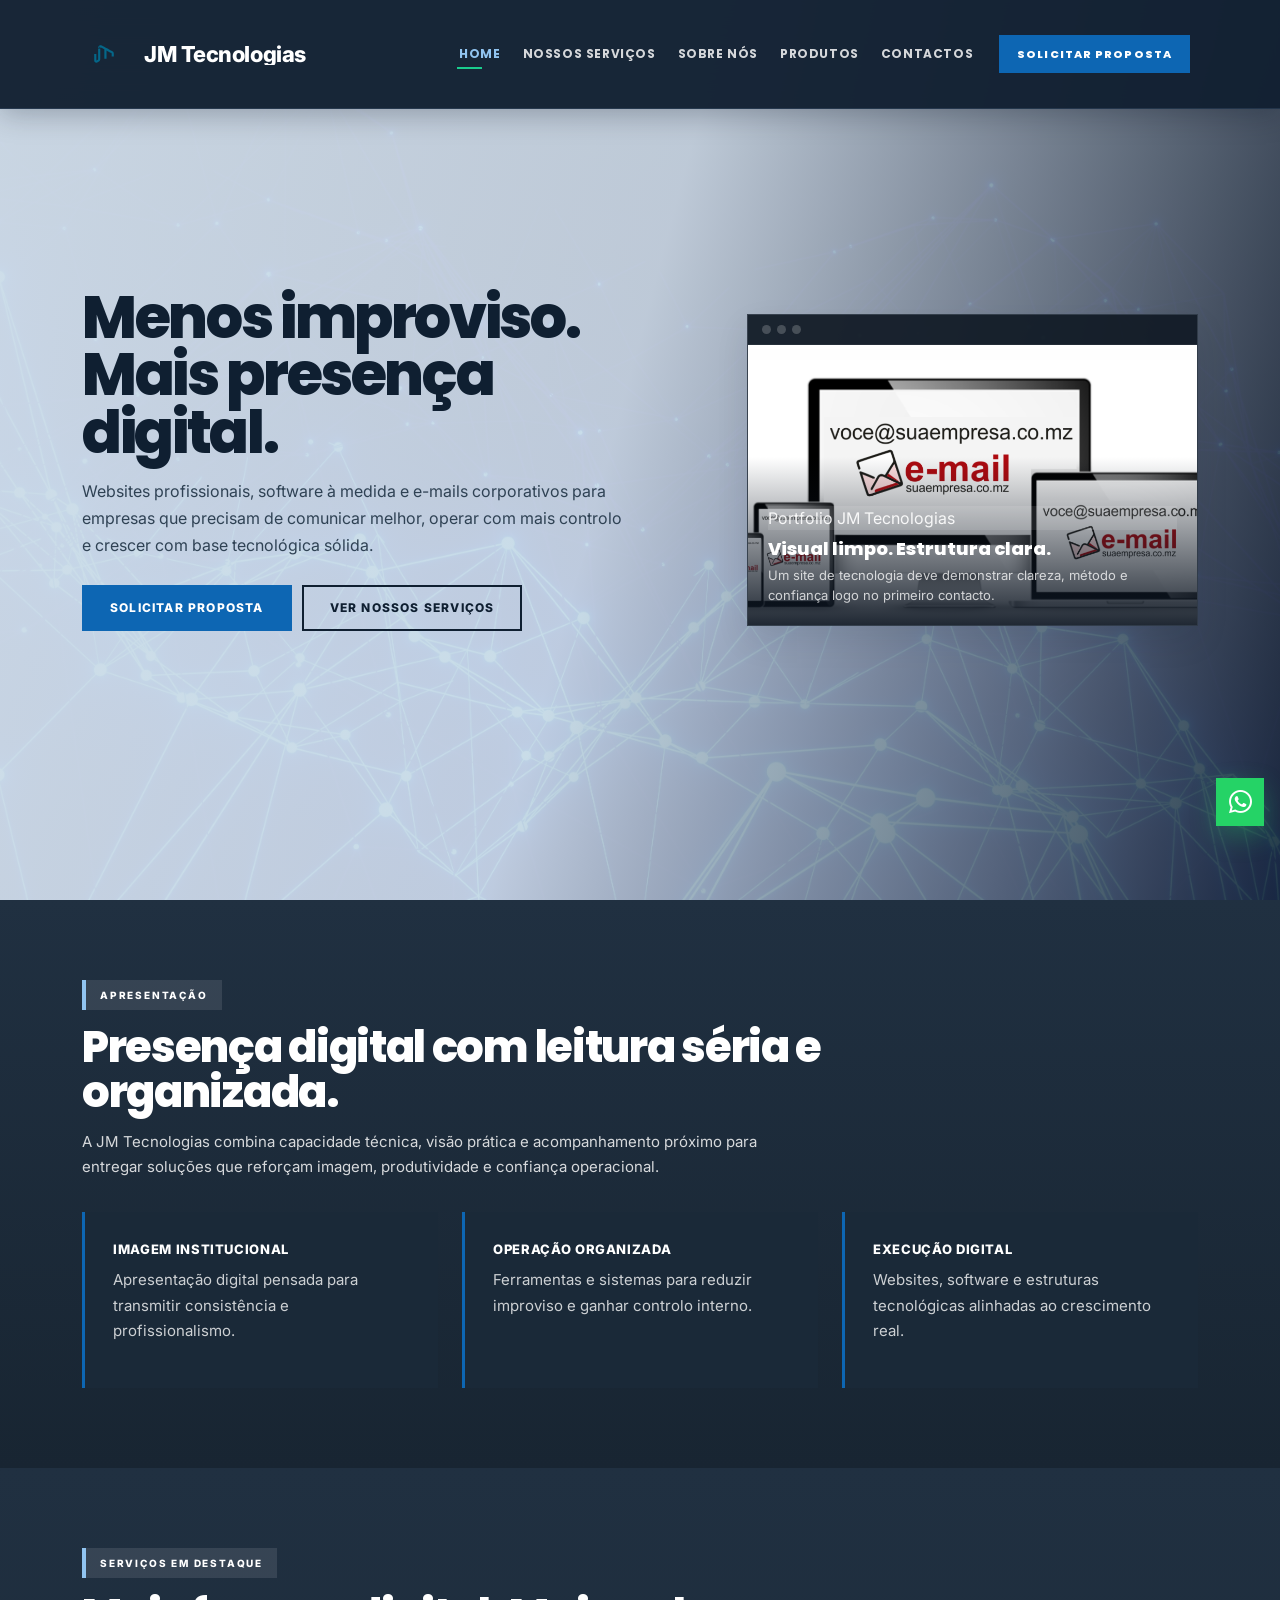
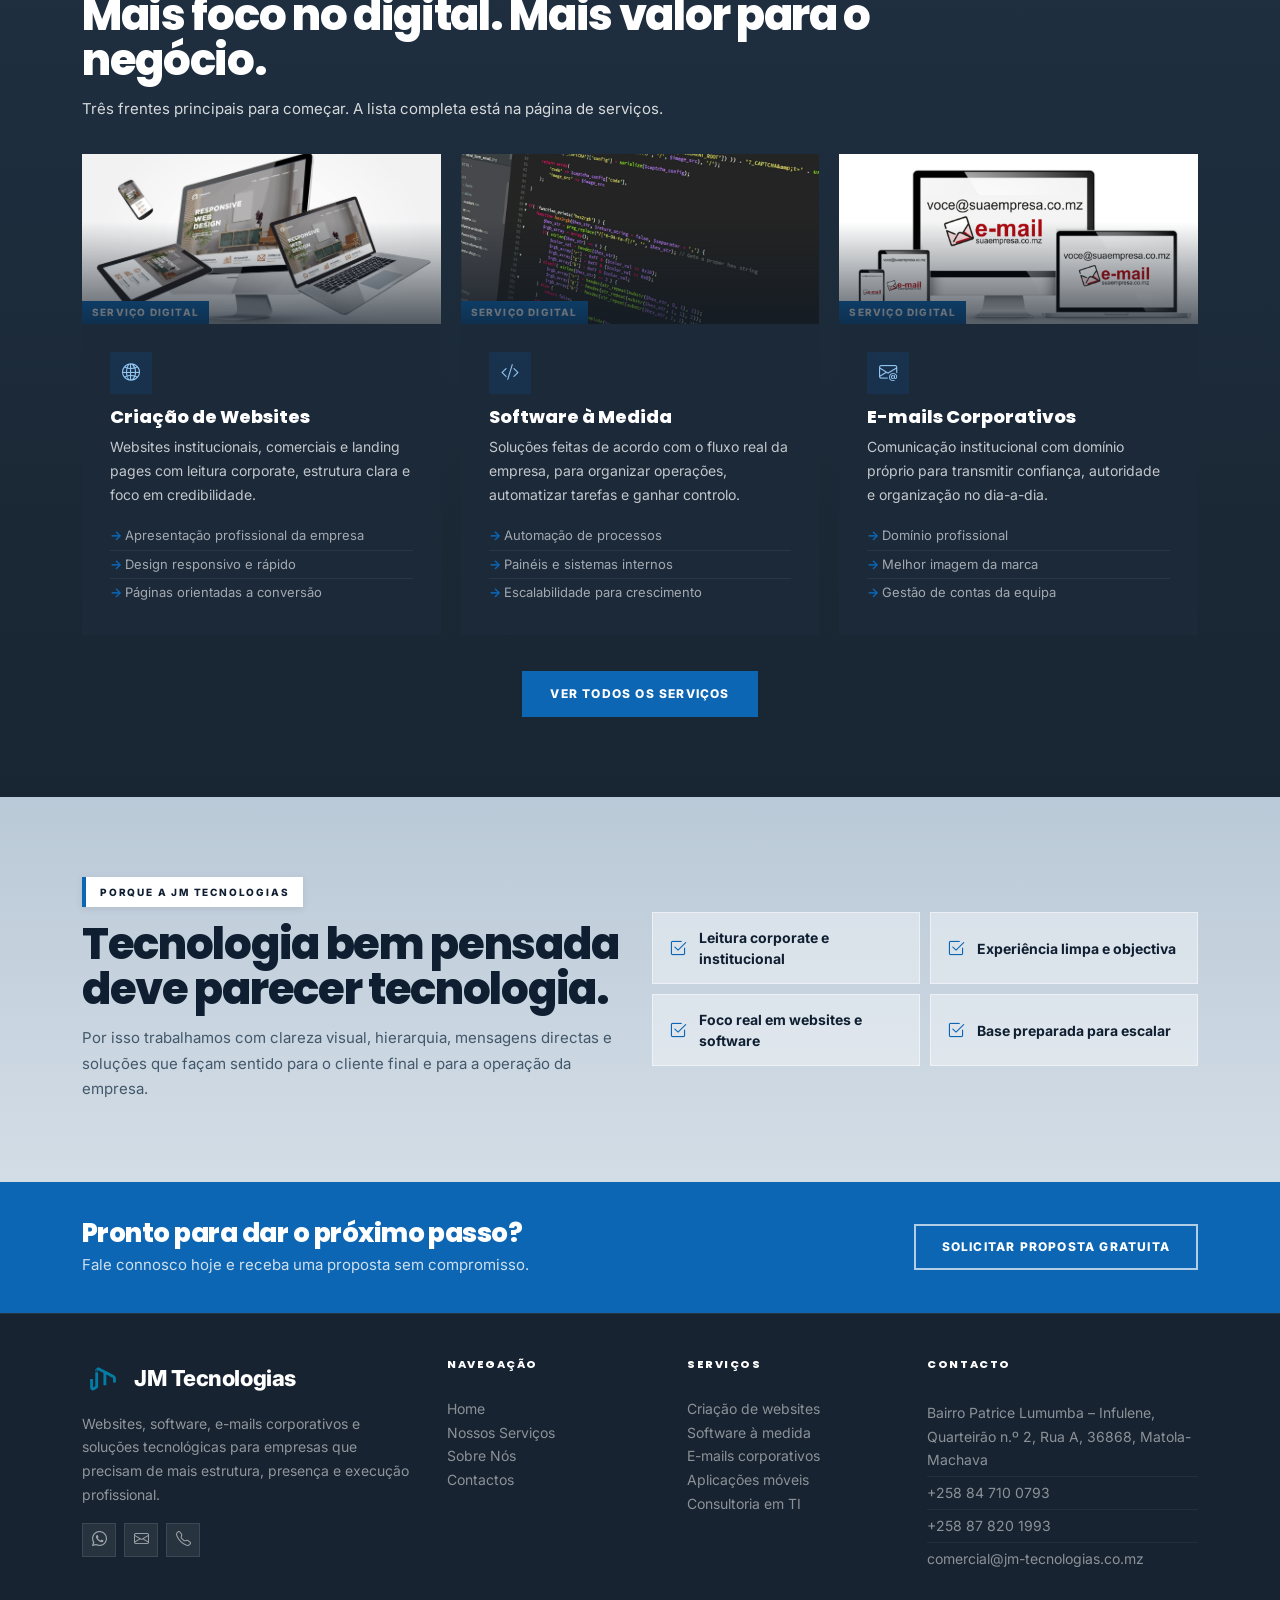
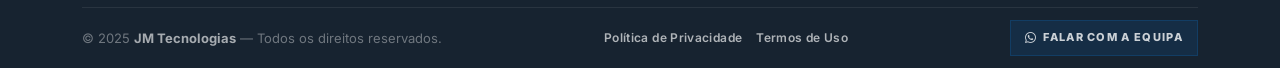
<file: index.html>
<!DOCTYPE html>
<html lang="pt-MZ">
<head>
  <meta charset="utf-8">
  <meta content="width=device-width, initial-scale=1.0" name="viewport">
  <meta http-equiv="content-language" content="pt-MZ">
  <title>JM Tecnologias | Websites, Software e TI em Moçambique</title>
  <meta name="description" content="JM Tecnologias em Moçambique: websites profissionais, software à medida, e-mails corporativos, automação e soluções de TI para empresas.">
  <meta name="keywords" content="JM Tecnologias, empresa de tecnologia em Moçambique, criação de websites, software à medida, e-mails corporativos, serviços de TI, automação, Matola, Maputo">
  <meta name="author" content="JM Tecnologias">
  <meta name="robots" content="index, follow, max-image-preview:large, max-snippet:-1, max-video-preview:-1">
  <meta name="googlebot" content="index, follow, max-image-preview:large, max-snippet:-1, max-video-preview:-1">
  <meta name="theme-color" content="#0b1220">
  <link rel="canonical" href="https://jm-tecnologias.co.mz/">
  <link rel="alternate" hreflang="pt-MZ" href="https://jm-tecnologias.co.mz/">
  <link rel="alternate" hreflang="x-default" href="https://jm-tecnologias.co.mz/">
  <meta property="og:locale" content="pt_MZ">
  <meta property="og:type" content="website">
  <meta property="og:site_name" content="JM Tecnologias">
  <meta property="og:title" content="JM Tecnologias | Websites, Software e TI em Moçambique">
  <meta property="og:description" content="JM Tecnologias em Moçambique: websites profissionais, software à medida, e-mails corporativos, automação e soluções de TI para empresas.">
  <meta property="og:url" content="https://jm-tecnologias.co.mz/">
  <meta property="og:image" content="https://jm-tecnologias.co.mz/assets/img/jm-seo-cover.jpg">
  <meta property="og:image:secure_url" content="https://jm-tecnologias.co.mz/assets/img/jm-seo-cover.jpg">
  <meta property="og:image:width" content="1200">
  <meta property="og:image:height" content="630">
  <meta property="og:image:alt" content="JM Tecnologias - soluções digitais para empresas em Moçambique">
  <meta name="twitter:card" content="summary_large_image">
  <meta name="twitter:title" content="JM Tecnologias | Websites, Software e TI em Moçambique">
  <meta name="twitter:description" content="JM Tecnologias em Moçambique: websites profissionais, software à medida, e-mails corporativos, automação e soluções de TI para empresas.">
  <meta name="twitter:image" content="https://jm-tecnologias.co.mz/assets/img/jm-seo-cover.jpg">
  <meta name="twitter:image:alt" content="JM Tecnologias - soluções digitais para empresas em Moçambique">
  <link href="assets/img/favicon.png" rel="icon">
  <link href="assets/img/apple-touch-icon.png" rel="apple-touch-icon">
  <link href="https://fonts.googleapis.com" rel="preconnect">
  <link href="https://fonts.gstatic.com" rel="preconnect" crossorigin>
  <link href="https://fonts.googleapis.com/css2?family=Inter:wght@400;500;600;700;800&family=Poppins:wght@500;600;700;800&display=swap" rel="stylesheet">
  <link href="assets/vendor/bootstrap/css/bootstrap.min.css" rel="stylesheet">
  <link href="assets/vendor/bootstrap-icons/bootstrap-icons.css" rel="stylesheet">
  <link href="assets/vendor/aos/aos.css" rel="stylesheet">
  <link href="assets/vendor/glightbox/css/glightbox.min.css" rel="stylesheet">
  <link href="assets/vendor/swiper/swiper-bundle.min.css" rel="stylesheet">
  <link href="assets/css/main.css" rel="stylesheet">
  <link href="assets/css/jm-custom.css" rel="stylesheet">
  <script type="application/ld+json">
{
  "@context": "https://schema.org",
  "@graph": [
    {
      "@type": "Organization",
      "@id": "https://jm-tecnologias.co.mz/#organization",
      "name": "JM Tecnologias",
      "url": "https://jm-tecnologias.co.mz/",
      "logo": "https://jm-tecnologias.co.mz/assets/img/logo.png",
      "image": "https://jm-tecnologias.co.mz/assets/img/jm-seo-cover.jpg",
      "description": "Empresa de tecnologia em Moçambique especializada em websites profissionais, software à medida, e-mails corporativos e soluções tecnológicas para empresas.",
      "email": "comercial@jm-tecnologias.co.mz",
      "telephone": "+258847100793",
      "foundingDate": "2022",
      "founder": [
        {
          "@type": "Person",
          "name": "Amílcar Mula"
        }
      ],
      "address": {
        "@type": "PostalAddress",
        "streetAddress": "Bairro Patrice Lumumba – Infulene, Quarteirão n.º 2, Rua A, 36868",
        "addressLocality": "Matola-Machava",
        "addressRegion": "Maputo Province",
        "addressCountry": "MZ"
      },
      "areaServed": [
        {
          "@type": "Country",
          "name": "Moçambique"
        },
        {
          "@type": "City",
          "name": "Matola"
        },
        {
          "@type": "City",
          "name": "Maputo"
        }
      ],
      "contactPoint": [
        {
          "@type": "ContactPoint",
          "contactType": "customer support",
          "telephone": "+258847100793",
          "email": "comercial@jm-tecnologias.co.mz",
          "availableLanguage": [
            "pt",
            "en"
          ]
        }
      ],
      "sameAs": [
        "https://www.facebook.com/JMTecnologias.EI/"
      ]
    },
    {
      "@type": "WebSite",
      "@id": "https://jm-tecnologias.co.mz/#website",
      "url": "https://jm-tecnologias.co.mz/",
      "name": "JM Tecnologias",
      "description": "Empresa de tecnologia em Moçambique especializada em websites profissionais, software à medida, e-mails corporativos e soluções tecnológicas para empresas.",
      "publisher": {
        "@id": "https://jm-tecnologias.co.mz/#organization"
      },
      "inLanguage": "pt-MZ"
    },
    {
      "@type": "ProfessionalService",
      "@id": "https://jm-tecnologias.co.mz/#business",
      "name": "JM Tecnologias",
      "url": "https://jm-tecnologias.co.mz/",
      "image": "https://jm-tecnologias.co.mz/assets/img/jm-seo-cover.jpg",
      "logo": "https://jm-tecnologias.co.mz/assets/img/logo.png",
      "description": "Empresa de tecnologia em Moçambique especializada em websites profissionais, software à medida, e-mails corporativos e soluções tecnológicas para empresas.",
      "telephone": "+258847100793",
      "email": "comercial@jm-tecnologias.co.mz",
      "priceRange": "$$",
      "address": {
        "@type": "PostalAddress",
        "streetAddress": "Bairro Patrice Lumumba – Infulene, Quarteirão n.º 2, Rua A, 36868",
        "addressLocality": "Matola-Machava",
        "addressRegion": "Maputo Province",
        "addressCountry": "MZ"
      },
      "areaServed": [
        {
          "@type": "Country",
          "name": "Moçambique"
        },
        {
          "@type": "City",
          "name": "Matola"
        },
        {
          "@type": "City",
          "name": "Maputo"
        }
      ],
      "foundingDate": "2022",
      "serviceType": [
        "Criação de Websites",
        "Software à Medida",
        "E-mails Corporativos",
        "Aplicações Móveis",
        "Consultoria em TI",
        "Procurement de TI",
        "Vídeo Vigilância",
        "Portões Automáticos",
        "Internet das Coisas (IoT)"
      ],
      "contactPoint": [
        {
          "@type": "ContactPoint",
          "contactType": "customer support",
          "telephone": "+258847100793",
          "email": "comercial@jm-tecnologias.co.mz",
          "availableLanguage": [
            "pt",
            "en"
          ]
        }
      ],
      "sameAs": [
        "https://www.facebook.com/JMTecnologias.EI/"
      ]
    },
    {
      "@type": "WebPage",
      "@id": "https://jm-tecnologias.co.mz/#webpage",
      "url": "https://jm-tecnologias.co.mz/",
      "name": "JM Tecnologias | Websites, Software e TI em Moçambique",
      "description": "Página inicial da JM Tecnologias com serviços digitais, tecnologia empresarial e contacto comercial em Moçambique.",
      "isPartOf": {
        "@id": "https://jm-tecnologias.co.mz/#website"
      },
      "about": {
        "@id": "https://jm-tecnologias.co.mz/#organization"
      },
      "primaryImageOfPage": {
        "@type": "ImageObject",
        "url": "https://jm-tecnologias.co.mz/assets/img/jm-seo-cover.jpg"
      },
      "inLanguage": "pt-MZ"
    }
  ]
}
  </script>
</head>
<body class="index-page">

<header id="header" class="header d-flex align-items-center fixed-top jm-header">
  <div class="container-fluid container-xl position-relative d-flex align-items-center justify-content-between jm-header-inner">
    <a href="index.html" class="logo d-flex align-items-center jm-logo" aria-label="JM Tecnologias">
      <img src="assets/img/isotipo.svg" alt="" class="jm-logo-mark" aria-hidden="true">
      <span class="sitename">JM Tecnologias</span>
    </a>
    <nav id="navmenu" class="navmenu jm-navmenu" aria-label="Navegação principal">
      <ul>
        <li><a href="index.html" class="active" aria-current="page">Home</a></li>
        <li><a href="servicos.html">Nossos Serviços</a></li>
        <li><a href="sobre.html">Sobre Nós</a></li>
        <li><a href="produtos.html">Produtos</a></li>
        <li><a href="contactos.html">Contactos</a></li>
        <li class="nav-cta-item"><a href="contactos.html#formulario" class="nav-cta-link">Solicitar proposta</a></li>
        <li class="mobile-menu-extra">
          <div class="mobile-menu-extra-card" aria-label="Contacto rápido da empresa">
            <span class="mobile-menu-extra-label">Contacto rápido</span>
            <div class="mobile-menu-socials">
              <a href="https://wa.me/258847100793" target="_blank" rel="noopener noreferrer" aria-label="WhatsApp da empresa"><i class="bi bi-whatsapp" aria-hidden="true"></i></a>
              <a href="mailto:comercial@jm-tecnologias.co.mz" aria-label="Enviar e-mail"><i class="bi bi-envelope" aria-hidden="true"></i></a>
              <a href="tel:+258847100793" aria-label="Ligar para a empresa"><i class="bi bi-telephone" aria-hidden="true"></i></a>
            </div>
          </div>
        </li>
      </ul>
    </nav>
    <button type="button" class="mobile-nav-toggle d-xl-none" aria-label="Abrir menu" aria-expanded="false">
      <span></span><span></span><span></span>
    </button>
  </div>
</header>

<main id="main-content" class="jm-main">

  <!-- HERO -->
  <section class="jm-hero" id="hero" aria-label="Destaque principal">
    <div class="hero-background-slider" aria-hidden="true">
      <div class="hero-slide active" style="background-image:url('assets/img/hero-bg-2.jpg')"></div>
      <div class="hero-slide" style="background-image:url('assets/img/testimonials-bg.jpg')"></div>
      <div class="hero-slide" style="background-image:url('assets/img/faq.jpg')"></div>
      <div class="hero-slide" style="background-image:url('assets/img/hero-placeholder-4.jpg')"></div>
    </div>
    <div class="hero-layer" aria-hidden="true"></div>
    <div class="container position-relative">
      <div class="row align-items-center gy-5">
        <div class="col-lg-7" data-aos="fade-up">
          <h1>Menos improviso. Mais presença digital.</h1>
          <p class="hero-summary">
            Websites profissionais, software à medida e e-mails corporativos para empresas que precisam de comunicar melhor, operar com mais controlo e crescer com base tecnológica sólida.
          </p>
          <div class="hero-actions">
            <a href="contactos.html#formulario" class="btn-corporate btn-corporate-primary">Solicitar proposta</a>
            <a href="servicos.html" class="btn-corporate btn-corporate-secondary">Ver nossos serviços</a>
          </div>
        </div>
        <div class="col-lg-5" data-aos="fade-left">
          <div class="hero-showcase-panel">
            <div class="hero-showcase-head" aria-hidden="true">
              <span></span><span></span><span></span>
            </div>
            <div class="hero-showcase-stage">
              <div class="hero-showcase-screen active" style="background-image:url('assets/img/E-mails-Corporativos.png')"></div>
              <div class="hero-showcase-screen" style="background-image:url('assets/img/Aplicações Móveis.jpg')"></div>
              <div class="hero-showcase-screen" style="background-image:url('assets/img/Vídeo Vigilância.jpg')"></div>
              <div class="hero-showcase-screen" style="background-image:url('assets/img/website-creation.jpeg')"></div>
              <div class="hero-showcase-copy" aria-hidden="true">
                <span>Portfolio JM Tecnologias</span>
                <h2>Visual limpo. Estrutura clara.</h2>
                <p>Um site de tecnologia deve demonstrar clareza, método e confiança logo no primeiro contacto.</p>
              </div>
            </div>
          </div>
          
        </div>
      </div>
    </div>
  </section>

  <!-- APRESENTAÇÃO -->
  <section class="section-shell tone-dark" aria-labelledby="apresentacao-heading">
    <div class="container">
      <div class="section-heading" data-aos="fade-up">
        <span class="section-kicker">Apresentação</span>
        <h2 id="apresentacao-heading">Presença digital com leitura séria e organizada.</h2>
        <p>A JM Tecnologias combina capacidade técnica, visão prática e acompanhamento próximo para entregar soluções que reforçam imagem, produtividade e confiança operacional.</p>
      </div>
      <div class="row g-4 summary-grid align-items-stretch">
        <div class="col-lg-4 d-flex" data-aos="fade-up">
          <article class="summary-card w-100">
            <strong>Imagem institucional</strong>
            <p>Apresentação digital pensada para transmitir consistência e profissionalismo.</p>
          </article>
        </div>
        <div class="col-lg-4 d-flex" data-aos="fade-up" data-aos-delay="100">
          <article class="summary-card w-100">
            <strong>Operação organizada</strong>
            <p>Ferramentas e sistemas para reduzir improviso e ganhar controlo interno.</p>
          </article>
        </div>
        <div class="col-lg-4 d-flex" data-aos="fade-up" data-aos-delay="200">
          <article class="summary-card dark-card w-100">
            <strong>Execução digital</strong>
            <p>Websites, software e estruturas tecnológicas alinhadas ao crescimento real.</p>
          </article>
        </div>
      </div>
    </div>
  </section>

  <!-- SERVIÇOS EM DESTAQUE -->
  <section class="section-shell tone-dark" aria-labelledby="servicos-heading">
    <div class="container">
      <div class="section-heading" data-aos="fade-up">
        <span class="section-kicker">Serviços em destaque</span>
        <h2 id="servicos-heading">Mais foco no digital. Mais valor para o negócio.</h2>
        <p>Três frentes principais para começar. A lista completa está na página de serviços.</p>
      </div>
      <div class="services-carousel-wrap" data-aos="fade-up" data-aos-delay="100">
        <div class="swiper init-swiper services-preview-swiper">
          <script type="application/json" class="swiper-config">{
            "loop": true,
            "speed": 700,
            "spaceBetween": 16,
            "autoplay": { "delay": 3500, "disableOnInteraction": false },
            "slidesPerView": 1.1,
            "breakpoints": {
              "768": { "slidesPerView": 2, "spaceBetween": 16 },
              "1200": { "slidesPerView": 3, "spaceBetween": 20 }
            },
            "pagination": { "el": ".services-swiper-pagination", "clickable": true }
          }</script>
          <div class="swiper-wrapper">
            <div class="swiper-slide">
              <article class="service-preview-card">
                <div class="service-preview-media" style="background-image:url('assets/img/website-creation.jpeg')">
                  <div class="service-page-badge">Serviço digital</div>
                </div>
                <div class="service-preview-body">
                  <div class="service-preview-icon"><i class="bi bi-globe2" aria-hidden="true"></i></div>
                  <h3>Criação de Websites</h3>
                  <p>Websites institucionais, comerciais e landing pages com leitura corporate, estrutura clara e foco em credibilidade.</p>
                  <ul>
                    <li>Apresentação profissional da empresa</li>
                    <li>Design responsivo e rápido</li>
                    <li>Páginas orientadas a conversão</li>
                  </ul>
                </div>
              </article>
            </div>
            <div class="swiper-slide">
              <article class="service-preview-card">
                <div class="service-preview-media" style="background-image:url('assets/img/Software-Medida.jpg')">
                  <div class="service-page-badge">Serviço digital</div>
                </div>
                <div class="service-preview-body">
                  <div class="service-preview-icon"><i class="bi bi-code-slash" aria-hidden="true"></i></div>
                  <h3>Software à Medida</h3>
                  <p>Soluções feitas de acordo com o fluxo real da empresa, para organizar operações, automatizar tarefas e ganhar controlo.</p>
                  <ul>
                    <li>Automação de processos</li>
                    <li>Painéis e sistemas internos</li>
                    <li>Escalabilidade para crescimento</li>
                  </ul>
                </div>
              </article>
            </div>
            <div class="swiper-slide">
              <article class="service-preview-card">
                <div class="service-preview-media" style="background-image:url('assets/img/E-mails-Corporativos.png')">
                  <div class="service-page-badge">Serviço digital</div>
                </div>
                <div class="service-preview-body">
                  <div class="service-preview-icon"><i class="bi bi-envelope-at" aria-hidden="true"></i></div>
                  <h3>E-mails Corporativos</h3>
                  <p>Comunicação institucional com domínio próprio para transmitir confiança, autoridade e organização no dia-a-dia.</p>
                  <ul>
                    <li>Domínio profissional</li>
                    <li>Melhor imagem da marca</li>
                    <li>Gestão de contas da equipa</li>
                  </ul>
                </div>
              </article>
            </div>
          </div>
          <div class="services-swiper-pagination" aria-label="Paginação dos serviços"></div>
        </div>
      </div>
      <div class="section-actions-center" data-aos="fade-up">
        <a href="servicos.html" class="btn-corporate btn-corporate-primary">Ver todos os serviços</a>
      </div>
    </div>
  </section>

  <!-- PORQUÊ JM TECNOLOGIAS -->
  <section class="section-shell tone-slate" aria-labelledby="porque-heading">
    <div class="container">
      <div class="row align-items-center g-4">
        <div class="col-lg-6" data-aos="fade-up">
          <div class="section-heading compact-heading">
            <span class="section-kicker">Porque a JM Tecnologias</span>
            <h2 id="porque-heading">Tecnologia bem pensada deve parecer tecnologia.</h2>
            <p>Por isso trabalhamos com clareza visual, hierarquia, mensagens directas e soluções que façam sentido para o cliente final e para a operação da empresa.</p>
          </div>
        </div>
        <div class="col-lg-6" data-aos="fade-up" data-aos-delay="100">
          <div class="reasons-grid">
            <div class="reason-box"><i class="bi bi-check2-square" aria-hidden="true"></i><span>Leitura corporate e institucional</span></div>
            <div class="reason-box"><i class="bi bi-check2-square" aria-hidden="true"></i><span>Experiência limpa e objectiva</span></div>
            <div class="reason-box"><i class="bi bi-check2-square" aria-hidden="true"></i><span>Foco real em websites e software</span></div>
            <div class="reason-box"><i class="bi bi-check2-square" aria-hidden="true"></i><span>Base preparada para escalar</span></div>
          </div>
        </div>
      </div>
    </div>
  </section>

  <!-- CTA STRIP -->
  <div class="cta-strip">
    <div class="container">
      <div class="cta-strip-inner">
        <div class="cta-strip-text">
          <h3>Pronto para dar o próximo passo?</h3>
          <p>Fale connosco hoje e receba uma proposta sem compromisso.</p>
        </div>
        <a href="contactos.html#formulario" class="btn-corporate btn-corporate-secondary">Solicitar proposta gratuita</a>
      </div>
    </div>
  </div>

</main>

<footer id="footer" class="footer footer-corporate">
  <div class="container">
    <div class="footer-main-grid">
      <div class="footer-brand-col">
        <a href="index.html" class="logo d-flex align-items-center jm-logo footer-logo" aria-label="JM Tecnologias">
          <img src="assets/img/isotipo.svg" alt="" class="jm-logo-mark" aria-hidden="true">
          <span class="sitename">JM Tecnologias</span>
        </a>
        <p>Websites, software, e-mails corporativos e soluções tecnológicas para empresas que precisam de mais estrutura, presença e execução profissional.</p>
        <div class="footer-brand-social">
          <a href="https://wa.me/258847100793" target="_blank" rel="noopener noreferrer" class="footer-social-link" aria-label="WhatsApp"><i class="bi bi-whatsapp" aria-hidden="true"></i></a>
          <a href="mailto:comercial@jm-tecnologias.co.mz" class="footer-social-link" aria-label="E-mail"><i class="bi bi-envelope" aria-hidden="true"></i></a>
          <a href="tel:+258847100793" class="footer-social-link" aria-label="Telefone"><i class="bi bi-telephone" aria-hidden="true"></i></a>
        </div>
      </div>
      <div class="footer-links-col">
        <h4>Navegação</h4>
        <ul>
          <li><a href="index.html">Home</a></li>
          <li><a href="servicos.html">Nossos Serviços</a></li>
          <li><a href="sobre.html">Sobre Nós</a></li>
          <li><a href="contactos.html">Contactos</a></li>
        </ul>
      </div>
      <div class="footer-links-col">
        <h4>Serviços</h4>
        <ul>
          <li><a href="servicos.html">Criação de websites</a></li>
          <li><a href="servicos.html">Software à medida</a></li>
          <li><a href="servicos.html">E-mails corporativos</a></li>
          <li><a href="servicos.html">Aplicações móveis</a></li>
          <li><a href="servicos.html">Consultoria em TI</a></li>
        </ul>
      </div>
      <div class="footer-links-col">
        <h4>Contacto</h4>
        <ul class="footer-contact-list">
          <li>Bairro Patrice Lumumba – Infulene, Quarteirão n.º 2, Rua A, 36868, Matola-Machava</li>
          <li><a href="tel:+258847100793">+258 84 710 0793</a></li>
          <li><a href="tel:+258878201993">+258 87 820 1993</a></li>
          <li><a href="mailto:comercial@jm-tecnologias.co.mz">comercial@jm-tecnologias.co.mz</a></li>
        </ul>
      </div>
    </div>
    <div class="footer-bottom-row">
      <p>© 2025 <strong>JM Tecnologias</strong> — Todos os direitos reservados.</p>
      <div class="footer-legal-links">
        <a href="politica-privacidade.html">Política de Privacidade</a>
        <a href="termos-condicoes.html">Termos de Uso</a>
      </div>
      <a class="footer-inline-cta" href="https://wa.me/258847100793" target="_blank" rel="noopener noreferrer">
        <i class="bi bi-whatsapp" aria-hidden="true"></i> Falar com a equipa
      </a>
    </div>
  </div>
</footer>

<div class="floating-actions" aria-label="Ações rápidas">
  <a href="https://wa.me/258847100793" target="_blank" rel="noopener noreferrer" class="whatsapp-float" aria-label="Contactar por WhatsApp"><i class="bi bi-whatsapp" aria-hidden="true"></i></a>
  <a href="#" id="scroll-top" class="scroll-top d-flex align-items-center justify-content-center" aria-label="Voltar ao topo"><i class="bi bi-arrow-up-short" aria-hidden="true"></i></a>
</div>
<div id="preloader" aria-hidden="true"></div>

<script src="assets/vendor/bootstrap/js/bootstrap.bundle.min.js"></script>
<script src="assets/vendor/aos/aos.js"></script>
<script src="assets/vendor/glightbox/js/glightbox.min.js"></script>
<script src="assets/vendor/purecounter/purecounter_vanilla.js"></script>
<script src="assets/vendor/swiper/swiper-bundle.min.js"></script>
<script src="assets/js/main.js"></script>
<script src="assets/js/jm-custom.js"></script>
</body>
</html>
</file>
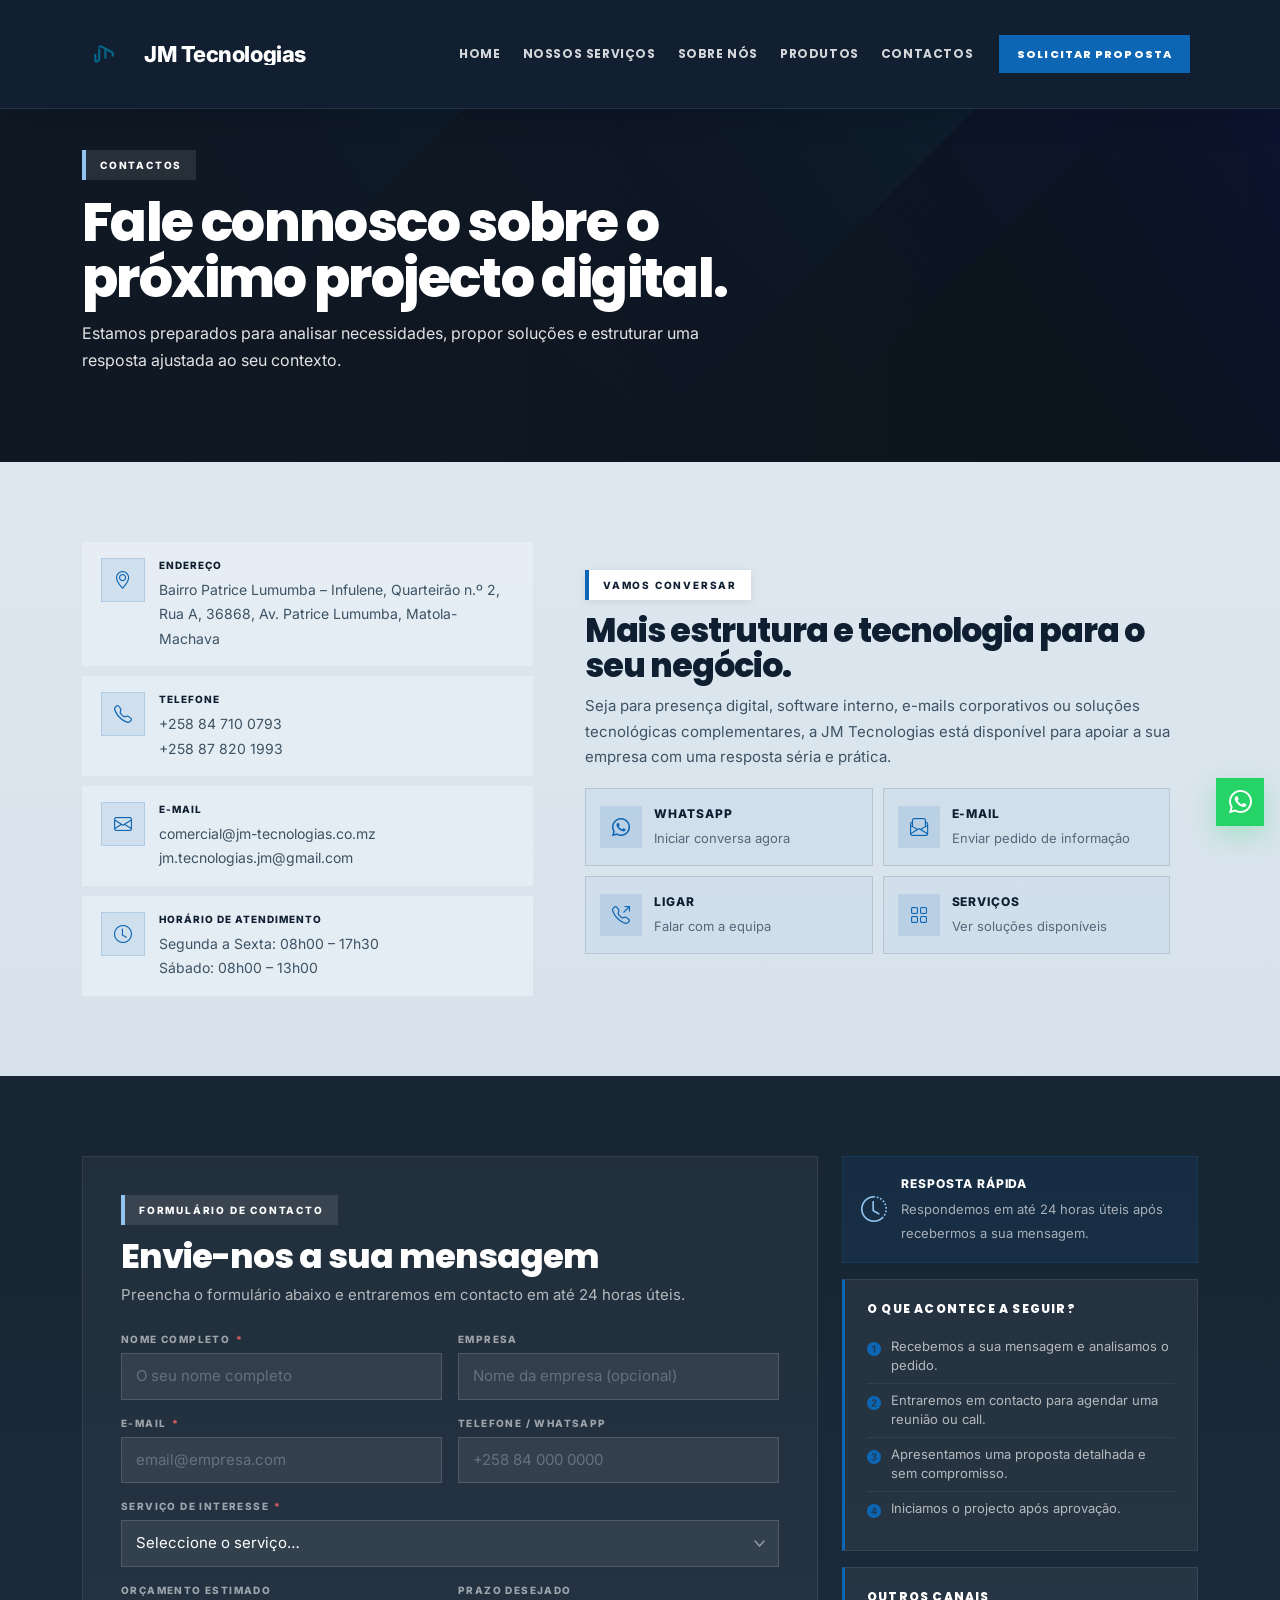
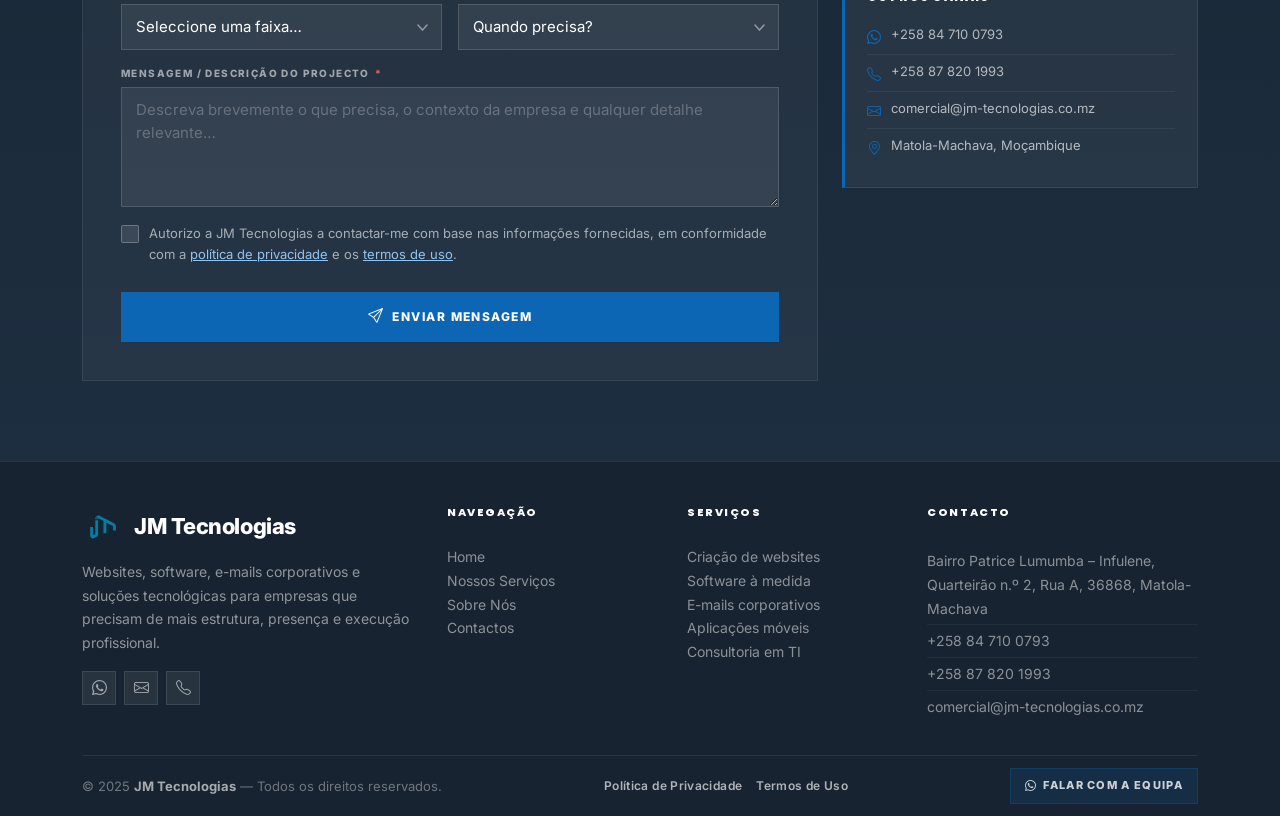
<file: contactos.html>
<!DOCTYPE html>
<html lang="pt">
<head>
  <meta charset="utf-8">
  <meta content="width=device-width, initial-scale=1.0" name="viewport">
  <title>JM Tecnologias | Contactos</title>
  <meta name="description" content="Entre em contacto com a JM Tecnologias. Fale connosco sobre o seu projecto digital — websites, software à medida, e-mails corporativos e muito mais.">
  <meta name="keywords" content="JM Tecnologias, contacto, proposta, website, software, Matola, Moçambique">
  <link href="assets/img/favicon.png" rel="icon">
  <link href="assets/img/apple-touch-icon.png" rel="apple-touch-icon">
  <link href="https://fonts.googleapis.com" rel="preconnect">
  <link href="https://fonts.gstatic.com" rel="preconnect" crossorigin>
  <link href="https://fonts.googleapis.com/css2?family=Inter:wght@400;500;600;700;800&family=Poppins:wght@500;600;700;800&display=swap" rel="stylesheet">
  <link href="assets/vendor/bootstrap/css/bootstrap.min.css" rel="stylesheet">
  <link href="assets/vendor/bootstrap-icons/bootstrap-icons.css" rel="stylesheet">
  <link href="assets/vendor/aos/aos.css" rel="stylesheet">
  <link href="assets/vendor/glightbox/css/glightbox.min.css" rel="stylesheet">
  <link href="assets/vendor/swiper/swiper-bundle.min.css" rel="stylesheet">
  <link href="assets/css/main.css" rel="stylesheet">
  <link href="assets/css/jm-custom.css" rel="stylesheet">
</head>
<body class="contactos-page">

<header id="header" class="header d-flex align-items-center fixed-top jm-header">
  <div class="container-fluid container-xl position-relative d-flex align-items-center justify-content-between jm-header-inner">
    <a href="index.html" class="logo d-flex align-items-center jm-logo" aria-label="JM Tecnologias">
      <img src="assets/img/isotipo.svg" alt="" class="jm-logo-mark" aria-hidden="true">
      <span class="sitename">JM Tecnologias</span>
    </a>
    <nav id="navmenu" class="navmenu jm-navmenu" aria-label="Navegação principal">
      <ul>
        <li><a href="index.html">Home</a></li>
        <li><a href="servicos.html">Nossos Serviços</a></li>
        <li><a href="sobre.html">Sobre Nós</a></li>
        <li><a href="produtos.html">Produtos</a></li>
        <li><a href="contactos.html" class="active" aria-current="page">Contactos</a></li>
        <li class="nav-cta-item"><a href="#formulario" class="nav-cta-link">Solicitar proposta</a></li>
      </ul>
    </nav>
    <button type="button" class="mobile-nav-toggle d-xl-none" aria-label="Abrir menu" aria-expanded="false">
      <span></span><span></span><span></span>
    </button>
  </div>
</header>

<main class="jm-main">

  <!-- PAGE HERO -->
  <section class="page-hero page-hero-contact" aria-label="Contactos">
    <div class="page-hero-bg" style="background-image:url('assets/img/hero-placeholder-4.jpg')" aria-hidden="true"></div>
    <div class="page-hero-layer" aria-hidden="true"></div>
    <div class="container position-relative">
      <div class="page-hero-copy" data-aos="fade-up">
        <span class="section-kicker">Contactos</span>
        <h1>Fale connosco sobre o próximo projecto digital.</h1>
        <p>Estamos preparados para analisar necessidades, propor soluções e estruturar uma resposta ajustada ao seu contexto.</p>
      </div>
    </div>
  </section>

  <!-- INFORMAÇÕES DE CONTACTO + ACÇÕES RÁPIDAS -->
  <section class="section-shell tone-soft" aria-labelledby="contacto-info-heading">
    <div class="container">
      <div class="row g-4">
        <div class="col-lg-5" data-aos="fade-up">
          <div class="contact-stack">
            <article class="contact-info-card">
              <i class="bi bi-geo-alt" aria-hidden="true"></i>
              <div>
                <strong>Endereço</strong>
                <span>Bairro Patrice Lumumba – Infulene, Quarteirão n.º 2, Rua A, 36868, Av. Patrice Lumumba, Matola-Machava</span>
              </div>
            </article>
            <article class="contact-info-card">
              <i class="bi bi-telephone" aria-hidden="true"></i>
              <div>
                <strong>Telefone</strong>
                <span>
                  <a href="tel:+258847100793" style="color:inherit">+258 84 710 0793</a><br>
                  <a href="tel:+258878201993" style="color:inherit">+258 87 820 1993</a>
                </span>
              </div>
            </article>
            <article class="contact-info-card">
              <i class="bi bi-envelope" aria-hidden="true"></i>
              <div>
                <strong>E-mail</strong>
                <span>
                  <a href="mailto:comercial@jm-tecnologias.co.mz" style="color:inherit">comercial@jm-tecnologias.co.mz</a><br>
                  <a href="mailto:jm.tecnologias.jm@gmail.com" style="color:inherit">jm.tecnologias.jm@gmail.com</a>
                </span>
              </div>
            </article>
            <article class="contact-info-card">
              <i class="bi bi-clock" aria-hidden="true"></i>
              <div>
                <strong>Horário de atendimento</strong>
                <span>Segunda a Sexta: 08h00 – 17h30<br>Sábado: 08h00 – 13h00</span>
              </div>
            </article>
          </div>
        </div>
        <div class="col-lg-7" data-aos="fade-up" data-aos-delay="100">
          <div class="contact-main-panel">
            <span class="section-kicker">Vamos conversar</span>
            <h2 id="contacto-info-heading">Mais estrutura e tecnologia para o seu negócio.</h2>
            <p>Seja para presença digital, software interno, e-mails corporativos ou soluções tecnológicas complementares, a JM Tecnologias está disponível para apoiar a sua empresa com uma resposta séria e prática.</p>
            <div class="contact-actions-grid">
              <a href="https://wa.me/258847100793" target="_blank" rel="noopener noreferrer" class="contact-action-card">
                <i class="bi bi-whatsapp" aria-hidden="true"></i>
                <div><strong>WhatsApp</strong><span>Iniciar conversa agora</span></div>
              </a>
              <a href="mailto:comercial@jm-tecnologias.co.mz" class="contact-action-card">
                <i class="bi bi-envelope-paper" aria-hidden="true"></i>
                <div><strong>E-mail</strong><span>Enviar pedido de informação</span></div>
              </a>
              <a href="tel:+258847100793" class="contact-action-card">
                <i class="bi bi-telephone-outbound" aria-hidden="true"></i>
                <div><strong>Ligar</strong><span>Falar com a equipa</span></div>
              </a>
              <a href="servicos.html" class="contact-action-card">
                <i class="bi bi-grid" aria-hidden="true"></i>
                <div><strong>Serviços</strong><span>Ver soluções disponíveis</span></div>
              </a>
            </div>
          </div>
        </div>
      </div>
    </div>
  </section>

  <!-- FORMULÁRIO PROFISSIONAL -->
  <section class="contact-form-section" id="formulario" aria-labelledby="form-heading">
    <div class="container">
      <div class="row g-4 align-items-start">
        <div class="col-lg-8" data-aos="fade-up">
          <div class="contact-form-wrap">
            <span class="section-kicker">Formulário de contacto</span>
            <h2 id="form-heading">Envie-nos a sua mensagem</h2>
            <p>Preencha o formulário abaixo e entraremos em contacto em até 24 horas úteis.</p>

            <form id="jm-contact-form" class="jm-form" action="https://formsubmit.co/ajax/jm.tecnologias.jm@gmail.com" method="POST" novalidate autocomplete="on">

              <input type="hidden" name="_next" value="">
              <input type="hidden" name="_url" value="">
              <input type="hidden" name="_replyto" value="">

              <input type="hidden" name="_subject" value="Nova mensagem do site — JM Tecnologias">
              <input type="hidden" name="_captcha" value="false">
              <input type="hidden" name="_template" value="table">
              <input type="text" name="_honey" style="display:none" tabindex="-1" autocomplete="off">

              <div class="form-row">
                <div class="form-group">
                  <label for="f-nome">Nome completo <span class="required-mark" aria-label="obrigatório">*</span></label>
                  <input type="text" id="f-nome" name="nome" class="form-control" placeholder="O seu nome completo" required autocomplete="name" minlength="2">
                  <span class="invalid-feedback" role="alert">Por favor introduza o seu nome.</span>
                </div>
                <div class="form-group">
                  <label for="f-empresa">Empresa</label>
                  <input type="text" id="f-empresa" name="empresa" class="form-control" placeholder="Nome da empresa (opcional)" autocomplete="organization">
                </div>
              </div>

              <div class="form-row">
                <div class="form-group">
                  <label for="f-email">E-mail <span class="required-mark" aria-label="obrigatório">*</span></label>
                  <input type="email" id="f-email" name="email" class="form-control" placeholder="email@empresa.com" required autocomplete="email">
                  <span class="invalid-feedback" role="alert">Introduza um e-mail válido.</span>
                </div>
                <div class="form-group">
                  <label for="f-telefone">Telefone / WhatsApp</label>
                  <input type="tel" id="f-telefone" name="telefone" class="form-control" placeholder="+258 84 000 0000" autocomplete="tel">
                  <span class="invalid-feedback" role="alert">Introduza um número válido.</span>
                </div>
              </div>

              <div class="form-group">
                <label for="f-servico">Serviço de interesse <span class="required-mark" aria-label="obrigatório">*</span></label>
                <select id="f-servico" name="servico" class="form-control" required>
                  <option value="" disabled selected>Seleccione o serviço…</option>
                  <option value="website">Criação de Website</option>
                  <option value="software">Software à Medida</option>
                  <option value="email-corp">E-mails Corporativos</option>
                  <option value="app-movel">Aplicação Móvel</option>
                  <option value="consultoria">Consultoria em TI</option>
                  <option value="seguranca">Vídeo Vigilância / Segurança</option>
                  <option value="portoes">Portões Automáticos</option>
                  <option value="iot">Internet das Coisas (IoT)</option>
                  <option value="procurement">Procurement de TI</option>
                  <option value="outro">Outro / Não tenho certeza</option>
                </select>
                <span class="invalid-feedback" role="alert">Por favor seleccione um serviço.</span>
              </div>

              <div class="form-row">
                <div class="form-group">
                  <label for="f-orcamento">Orçamento estimado</label>
                  <select id="f-orcamento" name="orcamento" class="form-control">
                    <option value="" disabled selected>Seleccione uma faixa…</option>
                    <option value="menos-500">Menos de 500 USD</option>
                    <option value="500-1500">500 – 1.500 USD</option>
                    <option value="1500-5000">1.500 – 5.000 USD</option>
                    <option value="mais-5000">Mais de 5.000 USD</option>
                    <option value="a-definir">A definir / Em análise</option>
                  </select>
                </div>
                <div class="form-group">
                  <label for="f-prazo">Prazo desejado</label>
                  <select id="f-prazo" name="prazo" class="form-control">
                    <option value="" disabled selected>Quando precisa?</option>
                    <option value="urgente">Urgente (menos de 2 semanas)</option>
                    <option value="1-mes">Dentro de 1 mês</option>
                    <option value="1-3-meses">1 a 3 meses</option>
                    <option value="sem-prazo">Sem prazo definido</option>
                  </select>
                </div>
              </div>

              <div class="form-group">
                <label for="f-mensagem">Mensagem / Descrição do projecto <span class="required-mark" aria-label="obrigatório">*</span></label>
                <textarea id="f-mensagem" name="mensagem" class="form-control" placeholder="Descreva brevemente o que precisa, o contexto da empresa e qualquer detalhe relevante…" required minlength="20"></textarea>
                <span class="invalid-feedback" role="alert">A mensagem deve ter pelo menos 20 caracteres.</span>
              </div>

              <div class="form-group">
                <div class="form-check" id="consent-wrap">
                  <input type="checkbox" id="form-consent" name="consent" class="form-check-input" required>
                  <label for="form-consent" class="form-check-label">
                    Autorizo a JM Tecnologias a contactar-me com base nas informações fornecidas, em conformidade com a <a href="politica-privacidade.html">política de privacidade</a> e os <a href="termos-condicoes.html">termos de uso</a>.
                  </label>
                </div>
                <span class="consent-feedback" role="alert">Precisa de autorizar o contacto antes de enviar.</span>
              </div>

              <button type="submit" class="btn-submit">
                <i class="bi bi-send" aria-hidden="true"></i>
                <span class="btn-text">Enviar mensagem</span>
              </button>

              <div id="jm-form-status" class="jm-form-status" role="alert" aria-live="polite"></div>
            </form>
          </div>
        </div>

        <!-- SIDEBAR -->
        <div class="col-lg-4" data-aos="fade-up" data-aos-delay="150">
          <div class="contact-form-sidebar">
            <div class="form-sidebar-response">
              <i class="bi bi-clock-history" aria-hidden="true"></i>
              <div>
                <strong>Resposta rápida</strong>
                <span>Respondemos em até 24 horas úteis após recebermos a sua mensagem.</span>
              </div>
            </div>
            <div class="form-sidebar-card">
              <h4>O que acontece a seguir?</h4>
              <ul>
                <li><i class="bi bi-1-circle-fill" aria-hidden="true"></i><span>Recebemos a sua mensagem e analisamos o pedido.</span></li>
                <li><i class="bi bi-2-circle-fill" aria-hidden="true"></i><span>Entraremos em contacto para agendar uma reunião ou call.</span></li>
                <li><i class="bi bi-3-circle-fill" aria-hidden="true"></i><span>Apresentamos uma proposta detalhada e sem compromisso.</span></li>
                <li><i class="bi bi-4-circle-fill" aria-hidden="true"></i><span>Iniciamos o projecto após aprovação.</span></li>
              </ul>
            </div>
            <div class="form-sidebar-card">
              <h4>Outros canais</h4>
              <ul>
                <li><i class="bi bi-whatsapp" aria-hidden="true"></i><span><a href="https://wa.me/258847100793" target="_blank" rel="noopener" style="color:rgba(255,255,255,.66)">+258 84 710 0793</a></span></li>
                <li><i class="bi bi-telephone" aria-hidden="true"></i><span><a href="tel:+258878201993" style="color:rgba(255,255,255,.66)">+258 87 820 1993</a></span></li>
                <li><i class="bi bi-envelope" aria-hidden="true"></i><span><a href="mailto:comercial@jm-tecnologias.co.mz" style="color:rgba(255,255,255,.66)">comercial@jm-tecnologias.co.mz</a></span></li>
                <li><i class="bi bi-geo-alt" aria-hidden="true"></i><span>Matola-Machava, Moçambique</span></li>
              </ul>
            </div>
          </div>
        </div>
      </div>
    </div>
  </section>

</main>

<footer id="footer" class="footer footer-corporate">
  <div class="container">
    <div class="footer-main-grid">
      <div class="footer-brand-col">
        <a href="index.html" class="logo d-flex align-items-center jm-logo footer-logo" aria-label="JM Tecnologias">
          <img src="assets/img/isotipo.svg" alt="" class="jm-logo-mark" aria-hidden="true">
          <span class="sitename">JM Tecnologias</span>
        </a>
        <p>Websites, software, e-mails corporativos e soluções tecnológicas para empresas que precisam de mais estrutura, presença e execução profissional.</p>
        <div class="footer-brand-social">
          <a href="https://wa.me/258847100793" target="_blank" rel="noopener noreferrer" class="footer-social-link" aria-label="WhatsApp"><i class="bi bi-whatsapp" aria-hidden="true"></i></a>
          <a href="mailto:comercial@jm-tecnologias.co.mz" class="footer-social-link" aria-label="E-mail"><i class="bi bi-envelope" aria-hidden="true"></i></a>
          <a href="tel:+258847100793" class="footer-social-link" aria-label="Telefone"><i class="bi bi-telephone" aria-hidden="true"></i></a>
        </div>
      </div>
      <div class="footer-links-col">
        <h4>Navegação</h4>
        <ul>
          <li><a href="index.html">Home</a></li>
          <li><a href="servicos.html">Nossos Serviços</a></li>
          <li><a href="sobre.html">Sobre Nós</a></li>
          <li><a href="contactos.html">Contactos</a></li>
        </ul>
      </div>
      <div class="footer-links-col">
        <h4>Serviços</h4>
        <ul>
          <li><a href="servicos.html">Criação de websites</a></li>
          <li><a href="servicos.html">Software à medida</a></li>
          <li><a href="servicos.html">E-mails corporativos</a></li>
          <li><a href="servicos.html">Aplicações móveis</a></li>
          <li><a href="servicos.html">Consultoria em TI</a></li>
        </ul>
      </div>
      <div class="footer-links-col">
        <h4>Contacto</h4>
        <ul class="footer-contact-list">
          <li>Bairro Patrice Lumumba – Infulene, Quarteirão n.º 2, Rua A, 36868, Matola-Machava</li>
          <li><a href="tel:+258847100793">+258 84 710 0793</a></li>
          <li><a href="tel:+258878201993">+258 87 820 1993</a></li>
          <li><a href="mailto:comercial@jm-tecnologias.co.mz">comercial@jm-tecnologias.co.mz</a></li>
        </ul>
      </div>
    </div>
    <div class="footer-bottom-row">
      <p>© 2025 <strong>JM Tecnologias</strong> — Todos os direitos reservados.</p>
      <div class="footer-legal-links">
        <a href="politica-privacidade.html">Política de Privacidade</a>
        <a href="termos-condicoes.html">Termos de Uso</a>
      </div>
      <a class="footer-inline-cta" href="https://wa.me/258847100793" target="_blank" rel="noopener noreferrer">
        <i class="bi bi-whatsapp" aria-hidden="true"></i> Falar com a equipa
      </a>
    </div>
  </div>
</footer>

<div class="floating-actions" aria-label="Ações rápidas">
  <a href="https://wa.me/258847100793" target="_blank" rel="noopener noreferrer" class="whatsapp-float" aria-label="Contactar por WhatsApp"><i class="bi bi-whatsapp" aria-hidden="true"></i></a>
  <a href="#" id="scroll-top" class="scroll-top d-flex align-items-center justify-content-center" aria-label="Voltar ao topo"><i class="bi bi-arrow-up-short" aria-hidden="true"></i></a>
</div>
<div id="preloader" aria-hidden="true"></div>

<div id="jm-success-modal" class="jm-success-modal" aria-hidden="true">
  <div class="jm-success-modal__backdrop" data-close-success-modal></div>
  <div class="jm-success-modal__dialog" role="dialog" aria-modal="true" aria-labelledby="jm-success-title" aria-describedby="jm-success-text">
    <button type="button" class="jm-success-modal__close" aria-label="Fechar" data-close-success-modal>
      <i class="bi bi-x-lg" aria-hidden="true"></i>
    </button>
    <div class="jm-success-modal__icon" aria-hidden="true">
      <i class="bi bi-check2"></i>
    </div>
    <h3 id="jm-success-title">Mensagem enviada com sucesso</h3>
    <p id="jm-success-text">Recebemos o seu pedido. A equipa da JM Tecnologias entrará em contacto consigo em breve.</p>
    <button type="button" class="jm-success-modal__button" data-close-success-modal>Fechar</button>
  </div>
</div>

<script src="assets/vendor/bootstrap/js/bootstrap.bundle.min.js"></script>
<script src="assets/vendor/aos/aos.js"></script>
<script src="assets/vendor/glightbox/js/glightbox.min.js"></script>
<script src="assets/vendor/purecounter/purecounter_vanilla.js"></script>
<script src="assets/vendor/swiper/swiper-bundle.min.js"></script>
<script src="assets/js/main.js"></script>
<script src="assets/js/jm-custom.js"></script>
</body>
</html>
</file>
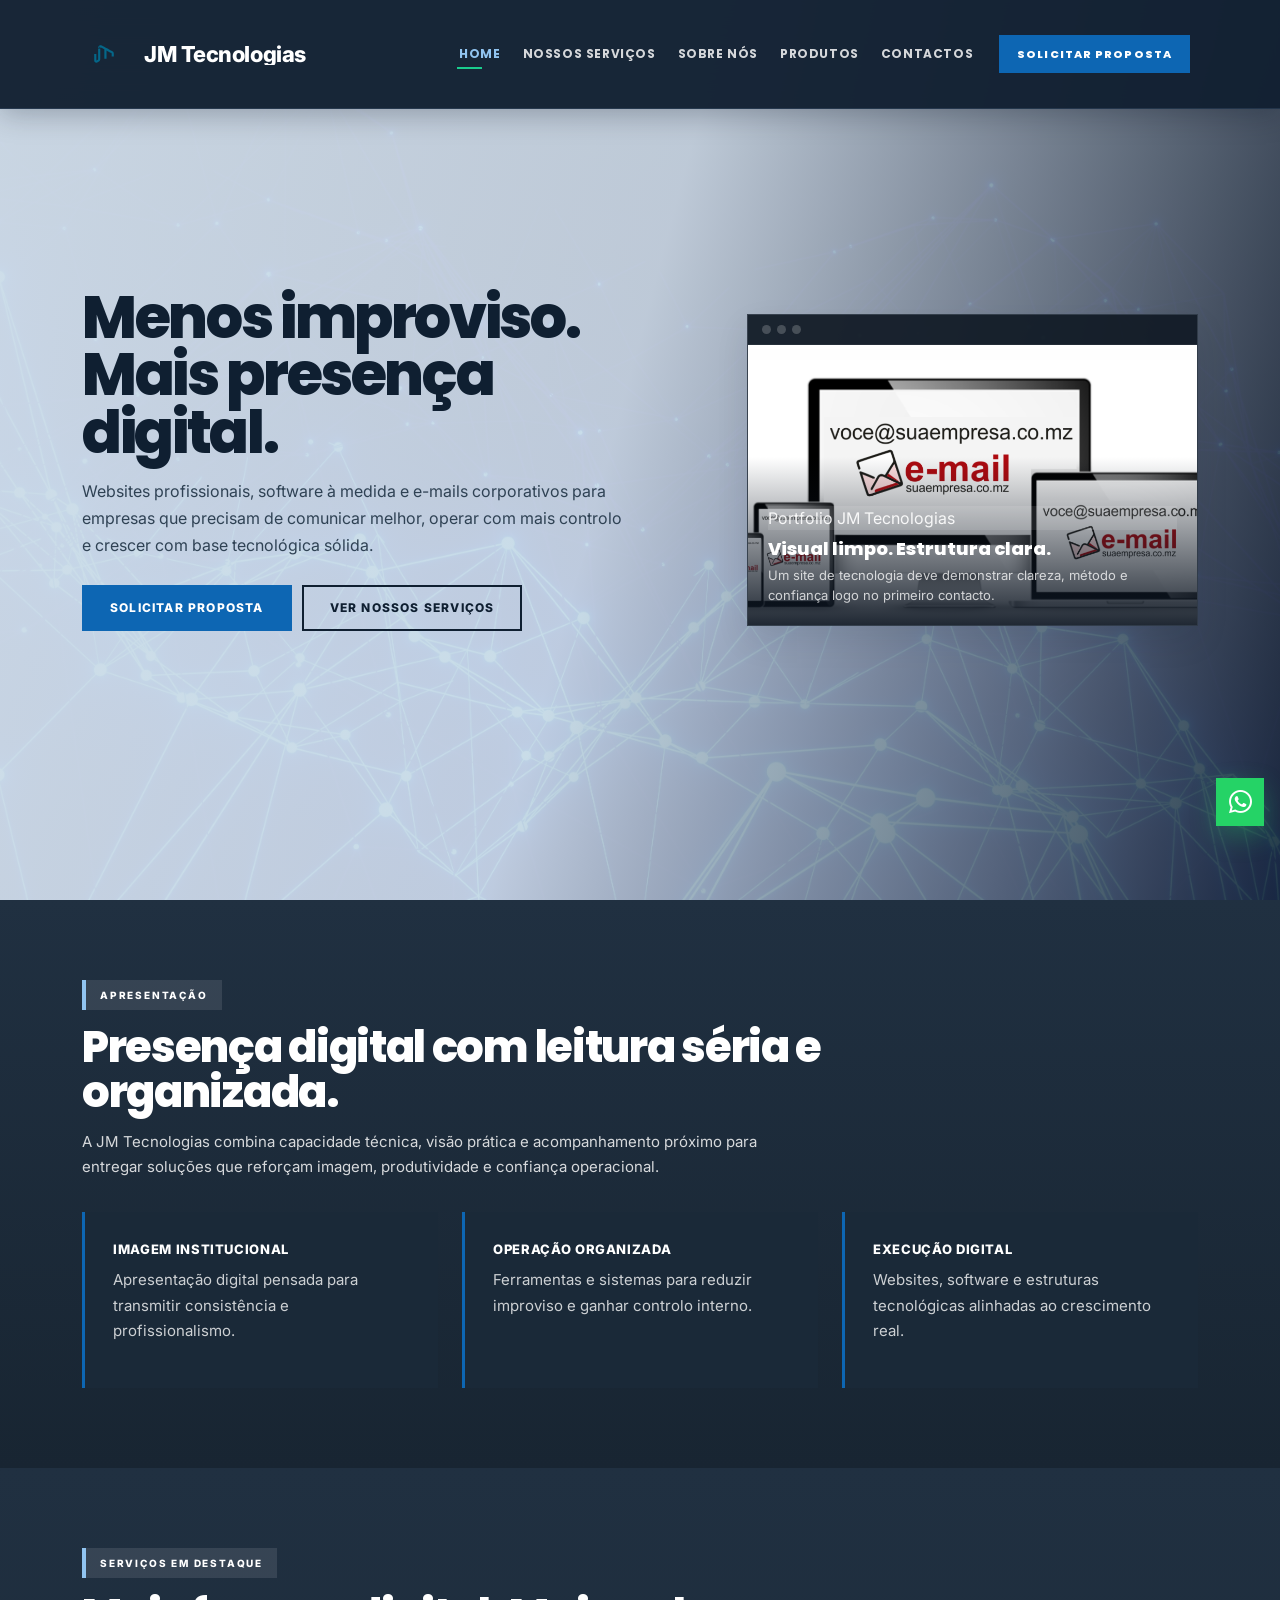
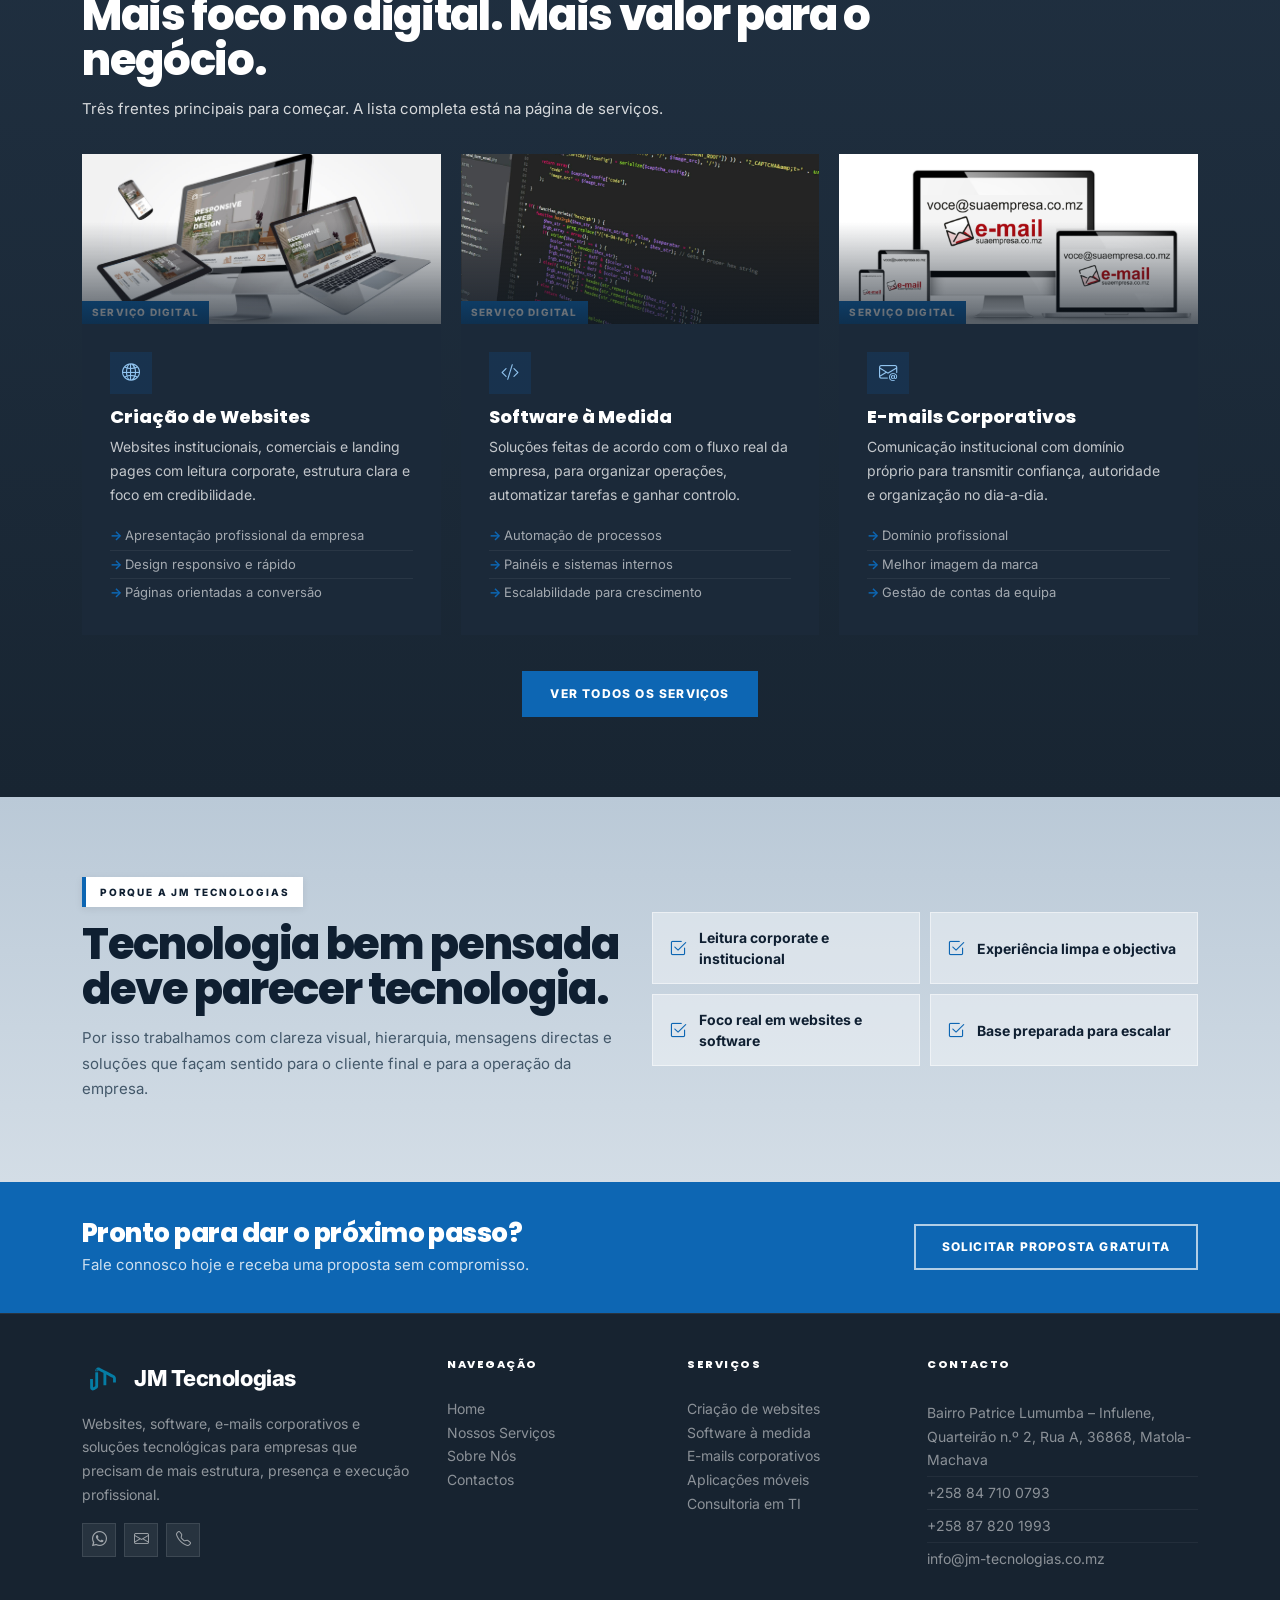
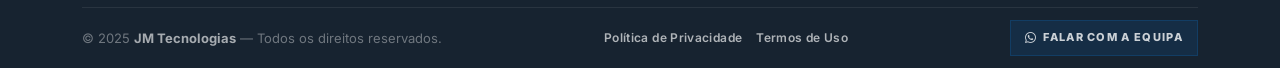
<file: index - backup.html>
<!DOCTYPE html>
<html lang="pt">
<head>
  <meta charset="utf-8">
  <meta content="width=device-width, initial-scale=1.0" name="viewport">
  <title>JM Tecnologias | Soluções Digitais em Moçambique</title>
  <meta name="description" content="JM Tecnologias – websites profissionais, software à medida, e-mails corporativos e soluções tecnológicas para empresas em Moçambique.">
  <meta name="keywords" content="JM Tecnologias, websites, software à medida, emails corporativos, TI, segurança electrónica, automação, Matola, Moçambique">
  <meta property="og:title" content="JM Tecnologias | Soluções Digitais em Moçambique">
  <meta property="og:description" content="Websites profissionais, software à medida e e-mails corporativos para empresas que precisam de crescer com uma base tecnológica sólida.">
  <meta property="og:type" content="website">
  <link href="assets/img/favicon.png" rel="icon">
  <link href="assets/img/apple-touch-icon.png" rel="apple-touch-icon">
  <link href="https://fonts.googleapis.com" rel="preconnect">
  <link href="https://fonts.gstatic.com" rel="preconnect" crossorigin>
  <link href="https://fonts.googleapis.com/css2?family=Inter:wght@400;500;600;700;800&family=Poppins:wght@500;600;700;800&display=swap" rel="stylesheet">
  <link href="assets/vendor/bootstrap/css/bootstrap.min.css" rel="stylesheet">
  <link href="assets/vendor/bootstrap-icons/bootstrap-icons.css" rel="stylesheet">
  <link href="assets/vendor/aos/aos.css" rel="stylesheet">
  <link href="assets/vendor/glightbox/css/glightbox.min.css" rel="stylesheet">
  <link href="assets/vendor/swiper/swiper-bundle.min.css" rel="stylesheet">
  <link href="assets/css/main.css" rel="stylesheet">
  <link href="assets/css/jm-custom.css" rel="stylesheet">
</head>
<body class="index-page">

<header id="header" class="header d-flex align-items-center fixed-top jm-header">
  <div class="container-fluid container-xl position-relative d-flex align-items-center justify-content-between jm-header-inner">
    <a href="index.html" class="logo d-flex align-items-center jm-logo" aria-label="JM Tecnologias">
      <img src="assets/img/isotipo.svg" alt="" class="jm-logo-mark" aria-hidden="true">
      <span class="sitename">JM Tecnologias</span>
    </a>
    <nav id="navmenu" class="navmenu jm-navmenu" aria-label="Navegação principal">
      <ul>
        <li><a href="index.html" class="active" aria-current="page">Home</a></li>
        <li><a href="servicos.html">Nossos Serviços</a></li>
        <li><a href="sobre.html">Sobre Nós</a></li>
        <li><a href="produtos.html">Produtos</a></li>
        <li><a href="contactos.html">Contactos</a></li>
        <li class="nav-cta-item"><a href="contactos.html#formulario" class="nav-cta-link">Solicitar proposta</a></li>
        <li class="mobile-menu-extra">
          <div class="mobile-menu-extra-card" aria-label="Contacto rápido da empresa">
            <span class="mobile-menu-extra-label">Contacto rápido</span>
            <div class="mobile-menu-socials">
              <a href="https://wa.me/258847100793" target="_blank" rel="noopener noreferrer" aria-label="WhatsApp da empresa"><i class="bi bi-whatsapp" aria-hidden="true"></i></a>
              <a href="mailto:info@jm-tecnologias.co.mz" aria-label="Enviar e-mail"><i class="bi bi-envelope" aria-hidden="true"></i></a>
              <a href="tel:+258847100793" aria-label="Ligar para a empresa"><i class="bi bi-telephone" aria-hidden="true"></i></a>
            </div>
          </div>
        </li>
      </ul>
    </nav>
    <button type="button" class="mobile-nav-toggle d-xl-none" aria-label="Abrir menu" aria-expanded="false">
      <span></span><span></span><span></span>
    </button>
  </div>
</header>

<main class="jm-main">

  <!-- HERO -->
  <section class="jm-hero" id="hero" aria-label="Destaque principal">
    <div class="hero-background-slider" aria-hidden="true">
      <div class="hero-slide active" style="background-image:url('assets/img/hero-bg-2.jpg')"></div>
      <div class="hero-slide" style="background-image:url('assets/img/testimonials-bg.jpg')"></div>
      <div class="hero-slide" style="background-image:url('assets/img/faq.jpg')"></div>
      <div class="hero-slide" style="background-image:url('assets/img/hero-placeholder-4.jpg')"></div>
    </div>
    <div class="hero-layer" aria-hidden="true"></div>
    <div class="container position-relative">
      <div class="row align-items-center gy-5">
        <div class="col-lg-7" data-aos="fade-up">
          <h1>Menos improviso. Mais presença digital.</h1>
          <p class="hero-summary">
            Websites profissionais, software à medida e e-mails corporativos para empresas que precisam de comunicar melhor, operar com mais controlo e crescer com base tecnológica sólida.
          </p>
          <div class="hero-actions">
            <a href="contactos.html#formulario" class="btn-corporate btn-corporate-primary">Solicitar proposta</a>
            <a href="servicos.html" class="btn-corporate btn-corporate-secondary">Ver nossos serviços</a>
          </div>
        </div>
        <div class="col-lg-5" data-aos="fade-left">
          <div class="hero-showcase-panel">
            <div class="hero-showcase-head" aria-hidden="true">
              <span></span><span></span><span></span>
            </div>
            <div class="hero-showcase-stage">
              <div class="hero-showcase-screen active" style="background-image:url('assets/img/E-mails-Corporativos.png')"></div>
              <div class="hero-showcase-screen" style="background-image:url('assets/img/Aplicações Móveis.jpg')"></div>
              <div class="hero-showcase-screen" style="background-image:url('assets/img/Vídeo Vigilância.jpg')"></div>
              <div class="hero-showcase-screen" style="background-image:url('assets/img/website-creation.jpeg')"></div>
              <div class="hero-showcase-copy" aria-hidden="true">
                <span>Portfolio JM Tecnologias</span>
                <h2>Visual limpo. Estrutura clara.</h2>
                <p>Um site de tecnologia deve demonstrar clareza, método e confiança logo no primeiro contacto.</p>
              </div>
            </div>
          </div>
          
        </div>
      </div>
    </div>
  </section>

  <!-- APRESENTAÇÃO -->
  <section class="section-shell tone-dark" aria-labelledby="apresentacao-heading">
    <div class="container">
      <div class="section-heading" data-aos="fade-up">
        <span class="section-kicker">Apresentação</span>
        <h2 id="apresentacao-heading">Presença digital com leitura séria e organizada.</h2>
        <p>A JM Tecnologias combina capacidade técnica, visão prática e acompanhamento próximo para entregar soluções que reforçam imagem, produtividade e confiança operacional.</p>
      </div>
      <div class="row g-4 summary-grid align-items-stretch">
        <div class="col-lg-4 d-flex" data-aos="fade-up">
          <article class="summary-card w-100">
            <strong>Imagem institucional</strong>
            <p>Apresentação digital pensada para transmitir consistência e profissionalismo.</p>
          </article>
        </div>
        <div class="col-lg-4 d-flex" data-aos="fade-up" data-aos-delay="100">
          <article class="summary-card w-100">
            <strong>Operação organizada</strong>
            <p>Ferramentas e sistemas para reduzir improviso e ganhar controlo interno.</p>
          </article>
        </div>
        <div class="col-lg-4 d-flex" data-aos="fade-up" data-aos-delay="200">
          <article class="summary-card dark-card w-100">
            <strong>Execução digital</strong>
            <p>Websites, software e estruturas tecnológicas alinhadas ao crescimento real.</p>
          </article>
        </div>
      </div>
    </div>
  </section>

  <!-- SERVIÇOS EM DESTAQUE -->
  <section class="section-shell tone-dark" aria-labelledby="servicos-heading">
    <div class="container">
      <div class="section-heading" data-aos="fade-up">
        <span class="section-kicker">Serviços em destaque</span>
        <h2 id="servicos-heading">Mais foco no digital. Mais valor para o negócio.</h2>
        <p>Três frentes principais para começar. A lista completa está na página de serviços.</p>
      </div>
      <div class="services-carousel-wrap" data-aos="fade-up" data-aos-delay="100">
        <div class="swiper init-swiper services-preview-swiper">
          <script type="application/json" class="swiper-config">{
            "loop": true,
            "speed": 700,
            "spaceBetween": 16,
            "autoplay": { "delay": 3500, "disableOnInteraction": false },
            "slidesPerView": 1.1,
            "breakpoints": {
              "768": { "slidesPerView": 2, "spaceBetween": 16 },
              "1200": { "slidesPerView": 3, "spaceBetween": 20 }
            },
            "pagination": { "el": ".services-swiper-pagination", "clickable": true }
          }</script>
          <div class="swiper-wrapper">
            <div class="swiper-slide">
              <article class="service-preview-card">
                <div class="service-preview-media" style="background-image:url('assets/img/website-creation.jpeg')">
                  <div class="service-page-badge">Serviço digital</div>
                </div>
                <div class="service-preview-body">
                  <div class="service-preview-icon"><i class="bi bi-globe2" aria-hidden="true"></i></div>
                  <h3>Criação de Websites</h3>
                  <p>Websites institucionais, comerciais e landing pages com leitura corporate, estrutura clara e foco em credibilidade.</p>
                  <ul>
                    <li>Apresentação profissional da empresa</li>
                    <li>Design responsivo e rápido</li>
                    <li>Páginas orientadas a conversão</li>
                  </ul>
                </div>
              </article>
            </div>
            <div class="swiper-slide">
              <article class="service-preview-card">
                <div class="service-preview-media" style="background-image:url('assets/img/Software-Medida.jpg')">
                  <div class="service-page-badge">Serviço digital</div>
                </div>
                <div class="service-preview-body">
                  <div class="service-preview-icon"><i class="bi bi-code-slash" aria-hidden="true"></i></div>
                  <h3>Software à Medida</h3>
                  <p>Soluções feitas de acordo com o fluxo real da empresa, para organizar operações, automatizar tarefas e ganhar controlo.</p>
                  <ul>
                    <li>Automação de processos</li>
                    <li>Painéis e sistemas internos</li>
                    <li>Escalabilidade para crescimento</li>
                  </ul>
                </div>
              </article>
            </div>
            <div class="swiper-slide">
              <article class="service-preview-card">
                <div class="service-preview-media" style="background-image:url('assets/img/E-mails-Corporativos.png')">
                  <div class="service-page-badge">Serviço digital</div>
                </div>
                <div class="service-preview-body">
                  <div class="service-preview-icon"><i class="bi bi-envelope-at" aria-hidden="true"></i></div>
                  <h3>E-mails Corporativos</h3>
                  <p>Comunicação institucional com domínio próprio para transmitir confiança, autoridade e organização no dia-a-dia.</p>
                  <ul>
                    <li>Domínio profissional</li>
                    <li>Melhor imagem da marca</li>
                    <li>Gestão de contas da equipa</li>
                  </ul>
                </div>
              </article>
            </div>
          </div>
          <div class="services-swiper-pagination" aria-label="Paginação dos serviços"></div>
        </div>
      </div>
      <div class="section-actions-center" data-aos="fade-up">
        <a href="servicos.html" class="btn-corporate btn-corporate-primary">Ver todos os serviços</a>
      </div>
    </div>
  </section>

  <!-- PORQUÊ JM TECNOLOGIAS -->
  <section class="section-shell tone-slate" aria-labelledby="porque-heading">
    <div class="container">
      <div class="row align-items-center g-4">
        <div class="col-lg-6" data-aos="fade-up">
          <div class="section-heading compact-heading">
            <span class="section-kicker">Porque a JM Tecnologias</span>
            <h2 id="porque-heading">Tecnologia bem pensada deve parecer tecnologia.</h2>
            <p>Por isso trabalhamos com clareza visual, hierarquia, mensagens directas e soluções que façam sentido para o cliente final e para a operação da empresa.</p>
          </div>
        </div>
        <div class="col-lg-6" data-aos="fade-up" data-aos-delay="100">
          <div class="reasons-grid">
            <div class="reason-box"><i class="bi bi-check2-square" aria-hidden="true"></i><span>Leitura corporate e institucional</span></div>
            <div class="reason-box"><i class="bi bi-check2-square" aria-hidden="true"></i><span>Experiência limpa e objectiva</span></div>
            <div class="reason-box"><i class="bi bi-check2-square" aria-hidden="true"></i><span>Foco real em websites e software</span></div>
            <div class="reason-box"><i class="bi bi-check2-square" aria-hidden="true"></i><span>Base preparada para escalar</span></div>
          </div>
        </div>
      </div>
    </div>
  </section>

  <!-- CTA STRIP -->
  <div class="cta-strip">
    <div class="container">
      <div class="cta-strip-inner">
        <div class="cta-strip-text">
          <h3>Pronto para dar o próximo passo?</h3>
          <p>Fale connosco hoje e receba uma proposta sem compromisso.</p>
        </div>
        <a href="contactos.html#formulario" class="btn-corporate btn-corporate-secondary">Solicitar proposta gratuita</a>
      </div>
    </div>
  </div>

</main>

<footer id="footer" class="footer footer-corporate">
  <div class="container">
    <div class="footer-main-grid">
      <div class="footer-brand-col">
        <a href="index.html" class="logo d-flex align-items-center jm-logo footer-logo" aria-label="JM Tecnologias">
          <img src="assets/img/isotipo.svg" alt="" class="jm-logo-mark" aria-hidden="true">
          <span class="sitename">JM Tecnologias</span>
        </a>
        <p>Websites, software, e-mails corporativos e soluções tecnológicas para empresas que precisam de mais estrutura, presença e execução profissional.</p>
        <div class="footer-brand-social">
          <a href="https://wa.me/258847100793" target="_blank" rel="noopener noreferrer" class="footer-social-link" aria-label="WhatsApp"><i class="bi bi-whatsapp" aria-hidden="true"></i></a>
          <a href="mailto:info@jm-tecnologias.co.mz" class="footer-social-link" aria-label="E-mail"><i class="bi bi-envelope" aria-hidden="true"></i></a>
          <a href="tel:+258847100793" class="footer-social-link" aria-label="Telefone"><i class="bi bi-telephone" aria-hidden="true"></i></a>
        </div>
      </div>
      <div class="footer-links-col">
        <h4>Navegação</h4>
        <ul>
          <li><a href="index.html">Home</a></li>
          <li><a href="servicos.html">Nossos Serviços</a></li>
          <li><a href="sobre.html">Sobre Nós</a></li>
          <li><a href="contactos.html">Contactos</a></li>
        </ul>
      </div>
      <div class="footer-links-col">
        <h4>Serviços</h4>
        <ul>
          <li><a href="servicos.html">Criação de websites</a></li>
          <li><a href="servicos.html">Software à medida</a></li>
          <li><a href="servicos.html">E-mails corporativos</a></li>
          <li><a href="servicos.html">Aplicações móveis</a></li>
          <li><a href="servicos.html">Consultoria em TI</a></li>
        </ul>
      </div>
      <div class="footer-links-col">
        <h4>Contacto</h4>
        <ul class="footer-contact-list">
          <li>Bairro Patrice Lumumba – Infulene, Quarteirão n.º 2, Rua A, 36868, Matola-Machava</li>
          <li><a href="tel:+258847100793">+258 84 710 0793</a></li>
          <li><a href="tel:+258878201993">+258 87 820 1993</a></li>
          <li><a href="mailto:info@jm-tecnologias.co.mz">info@jm-tecnologias.co.mz</a></li>
        </ul>
      </div>
    </div>
    <div class="footer-bottom-row">
      <p>© 2025 <strong>JM Tecnologias</strong> — Todos os direitos reservados.</p>
      <div class="footer-legal-links">
        <a href="politica-privacidade.html">Política de Privacidade</a>
        <a href="termos-condicoes.html">Termos de Uso</a>
      </div>
      <a class="footer-inline-cta" href="https://wa.me/258847100793" target="_blank" rel="noopener noreferrer">
        <i class="bi bi-whatsapp" aria-hidden="true"></i> Falar com a equipa
      </a>
    </div>
  </div>
</footer>

<div class="floating-actions" aria-label="Ações rápidas">
  <a href="https://wa.me/258847100793" target="_blank" rel="noopener noreferrer" class="whatsapp-float" aria-label="Contactar por WhatsApp"><i class="bi bi-whatsapp" aria-hidden="true"></i></a>
  <a href="#" id="scroll-top" class="scroll-top d-flex align-items-center justify-content-center" aria-label="Voltar ao topo"><i class="bi bi-arrow-up-short" aria-hidden="true"></i></a>
</div>
<div id="preloader" aria-hidden="true"></div>

<script src="assets/vendor/bootstrap/js/bootstrap.bundle.min.js"></script>
<script src="assets/vendor/aos/aos.js"></script>
<script src="assets/vendor/glightbox/js/glightbox.min.js"></script>
<script src="assets/vendor/purecounter/purecounter_vanilla.js"></script>
<script src="assets/vendor/swiper/swiper-bundle.min.js"></script>
<script src="assets/js/main.js"></script>
<script src="assets/js/jm-custom.js"></script>
</body>
</html>
</file>
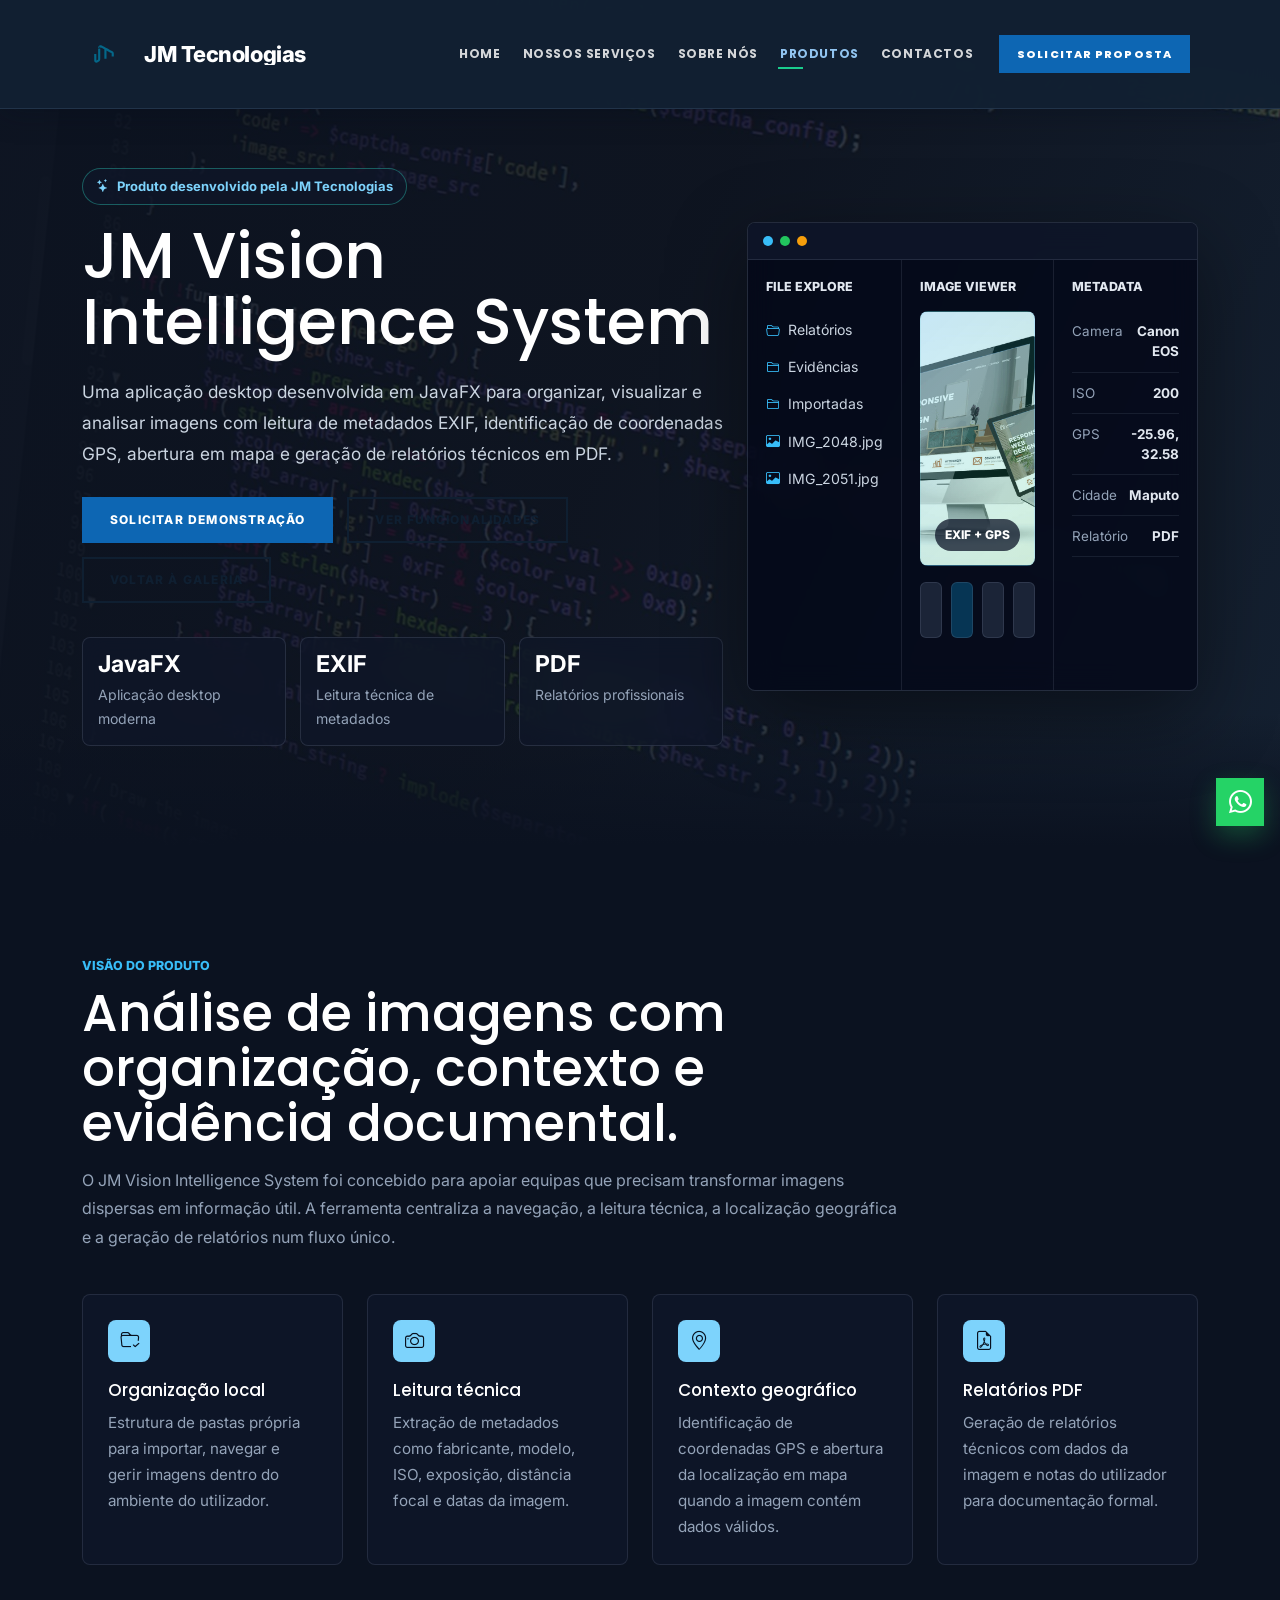
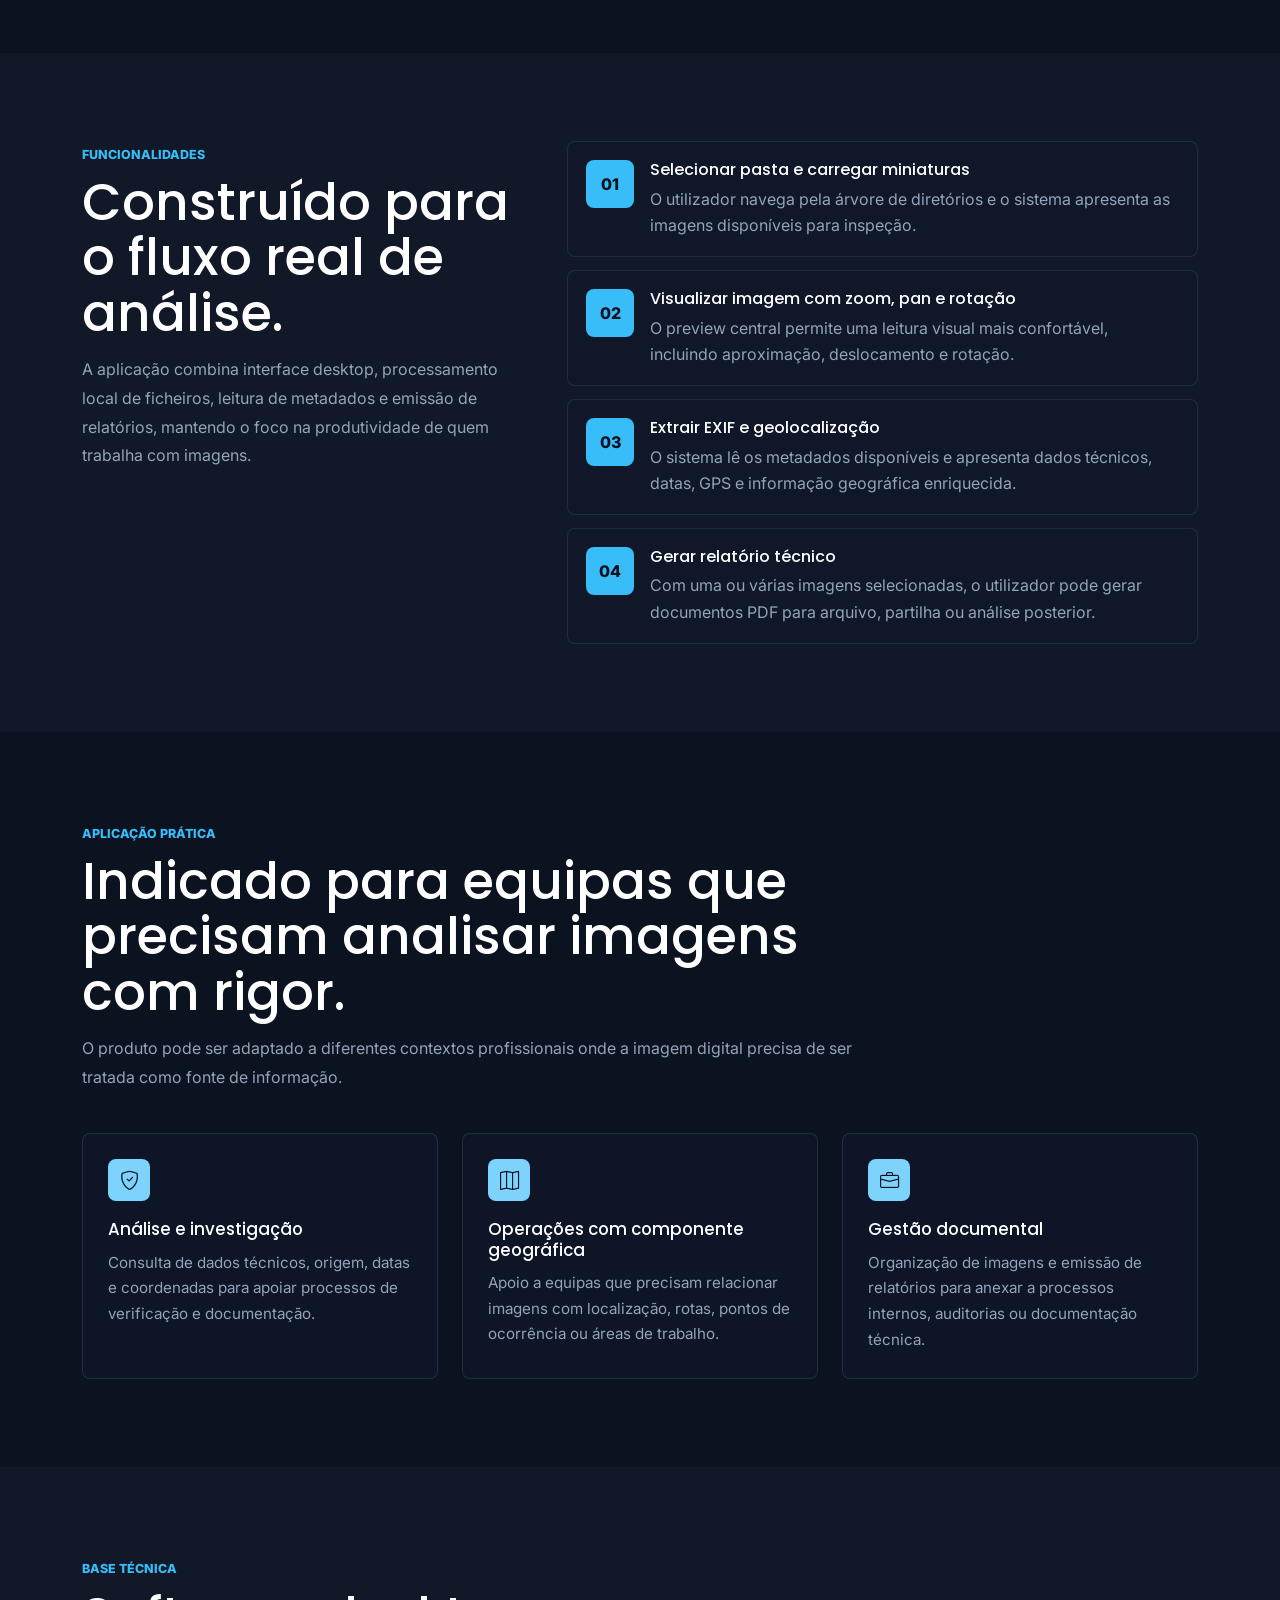
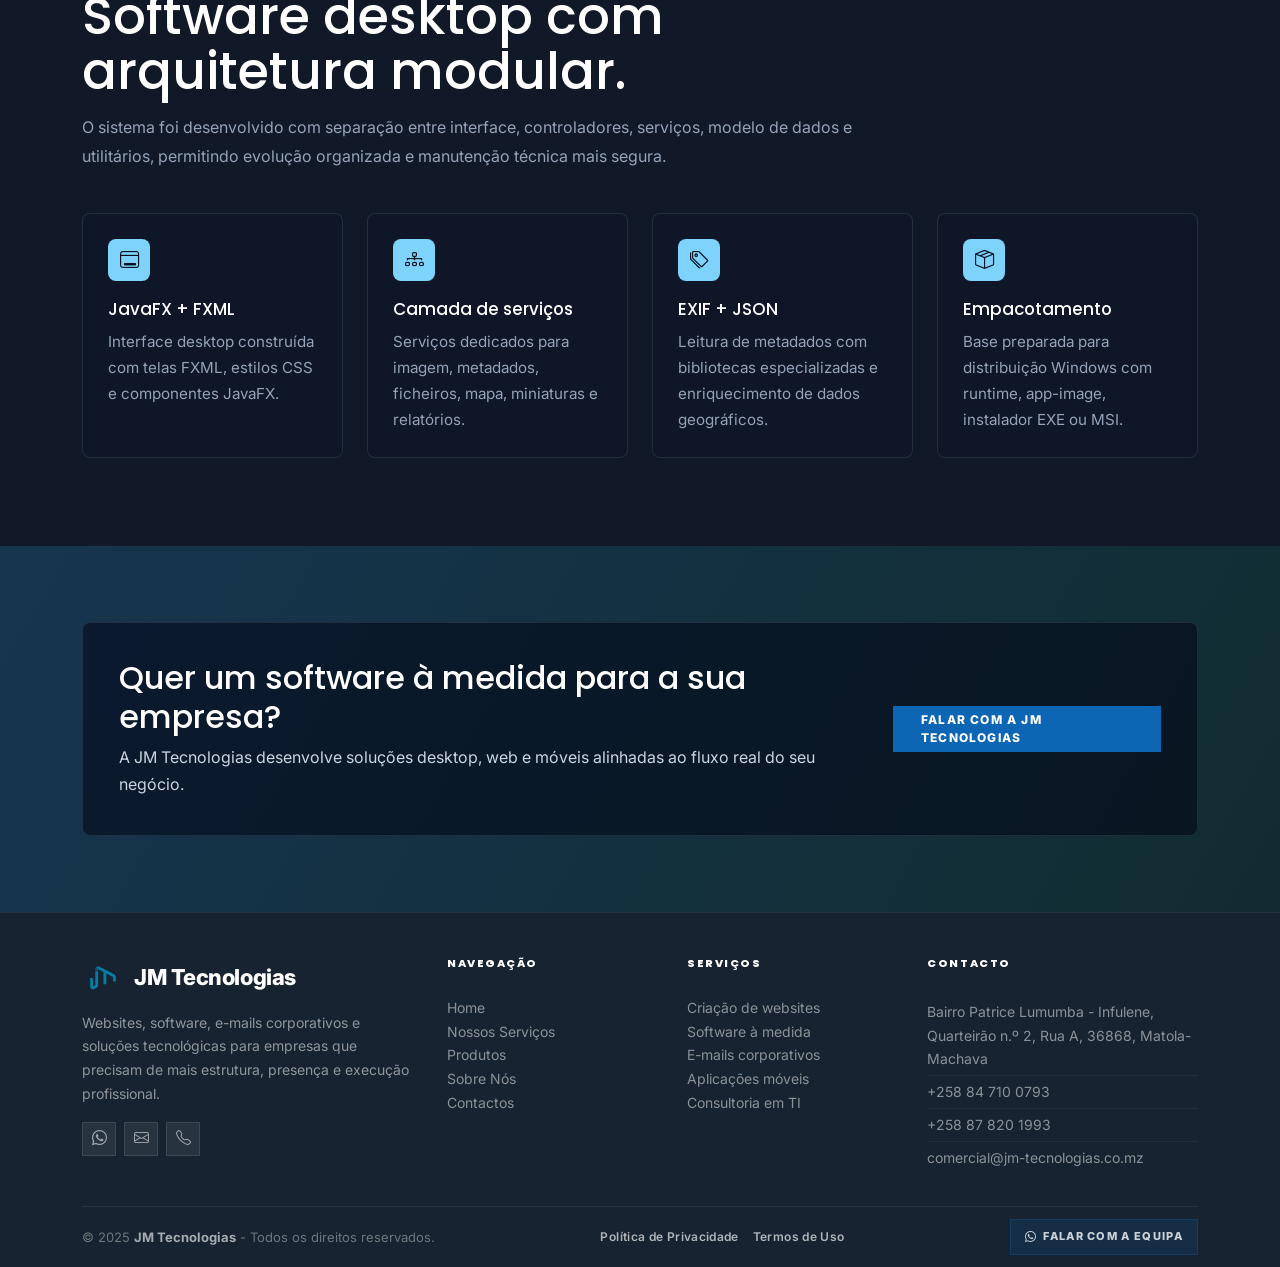
<file: jm-vision-intelligence-system.html>
<!DOCTYPE html>
<html lang="pt-MZ">
<head>
  <meta charset="utf-8">
  <meta content="width=device-width, initial-scale=1.0" name="viewport">
  <meta http-equiv="content-language" content="pt-MZ">
  <title>JM Vision Intelligence System | Produto desenvolvido pela JM Tecnologias</title>
  <meta name="description" content="JM Vision Intelligence System: software desktop JavaFX desenvolvido pela JM Tecnologias para analise de imagens, metadados EXIF, GPS, mapas e relatorios PDF.">
  <meta name="keywords" content="JM Vision Intelligence System, JM Tecnologias, software em Mocambique, analise de imagens, metadados EXIF, JavaFX, relatorios PDF, software desktop">
  <meta name="author" content="JM Tecnologias">
  <meta name="robots" content="index, follow, max-image-preview:large, max-snippet:-1, max-video-preview:-1">
  <meta name="theme-color" content="#0b1220">
  <link rel="canonical" href="https://jm-tecnologias.co.mz/jm-vision-intelligence-system.html">

  <meta property="og:locale" content="pt_MZ">
  <meta property="og:type" content="product">
  <meta property="og:site_name" content="JM Tecnologias">
  <meta property="og:title" content="JM Vision Intelligence System | Produto desenvolvido pela JM Tecnologias">
  <meta property="og:description" content="Aplicacao desktop para organizacao, visualizacao, analise EXIF, geolocalizacao e relatorios tecnicos de imagens.">
  <meta property="og:url" content="https://jm-tecnologias.co.mz/jm-vision-intelligence-system.html">
  <meta property="og:image" content="https://jm-tecnologias.co.mz/assets/img/jm-seo-cover.jpg">

  <meta name="twitter:card" content="summary_large_image">
  <meta name="twitter:title" content="JM Vision Intelligence System">
  <meta name="twitter:description" content="Software desktop de analise inteligente de imagens desenvolvido pela JM Tecnologias.">
  <meta name="twitter:image" content="https://jm-tecnologias.co.mz/assets/img/jm-seo-cover.jpg">

  <link href="assets/img/favicon.png" rel="icon">
  <link href="assets/img/apple-touch-icon.png" rel="apple-touch-icon">
  <link href="https://fonts.googleapis.com" rel="preconnect">
  <link href="https://fonts.gstatic.com" rel="preconnect" crossorigin>
  <link href="https://fonts.googleapis.com/css2?family=Inter:wght@400;500;600;700;800&family=Poppins:wght@500;600;700;800&display=swap" rel="stylesheet">
  <link href="assets/vendor/bootstrap/css/bootstrap.min.css" rel="stylesheet">
  <link href="assets/vendor/bootstrap-icons/bootstrap-icons.css" rel="stylesheet">
  <link href="assets/vendor/aos/aos.css" rel="stylesheet">
  <link href="assets/vendor/glightbox/css/glightbox.min.css" rel="stylesheet">
  <link href="assets/vendor/swiper/swiper-bundle.min.css" rel="stylesheet">
  <link href="assets/css/main.css" rel="stylesheet">
  <link href="assets/css/jm-custom.css" rel="stylesheet">

  <style>
    .product-page {
      background: #0b1220;
      color: #e5edf7;
    }

    .product-hero {
      position: relative;
      min-height: 96vh;
      display: flex;
      align-items: center;
      padding: 138px 0 88px;
      overflow: hidden;
      background:
        linear-gradient(115deg, rgba(11, 18, 32, .96) 0%, rgba(11, 18, 32, .86) 48%, rgba(15, 32, 55, .72) 100%),
        url("assets/img/Software-Medida.jpg") center/cover no-repeat;
    }

    .product-hero::after {
      content: "";
      position: absolute;
      inset: auto 0 0;
      height: 150px;
      background: linear-gradient(180deg, rgba(11, 18, 32, 0), #0b1220 88%);
      pointer-events: none;
    }

    .product-hero .container {
      position: relative;
      z-index: 2;
    }

    .product-badge {
      display: inline-flex;
      align-items: center;
      gap: 8px;
      padding: 8px 13px;
      border: 1px solid rgba(45, 212, 191, .38);
      border-radius: 999px;
      background: rgba(15, 23, 42, .68);
      color: #7dd3fc;
      font-size: 13px;
      font-weight: 700;
      margin-bottom: 18px;
    }

    .product-hero h1 {
      color: #fff;
      font-size: clamp(2.45rem, 5vw, 5rem);
      line-height: 1.02;
      letter-spacing: 0;
      margin-bottom: 22px;
      max-width: 820px;
    }

    .product-hero p {
      color: #cbd5e1;
      font-size: 1.08rem;
      line-height: 1.8;
      max-width: 720px;
      margin-bottom: 28px;
    }

    .product-actions {
      display: flex;
      flex-wrap: wrap;
      gap: 14px;
      margin-bottom: 34px;
    }

    .product-proof-row {
      display: grid;
      grid-template-columns: repeat(3, minmax(0, 1fr));
      gap: 14px;
      max-width: 760px;
    }

    .product-proof {
      border: 1px solid rgba(148, 163, 184, .18);
      background: rgba(15, 23, 42, .68);
      border-radius: 8px;
      padding: 15px;
      backdrop-filter: blur(12px);
    }

    .product-proof strong {
      display: block;
      color: #fff;
      font-size: 1.45rem;
      line-height: 1;
      margin-bottom: 6px;
    }

    .product-proof span {
      color: #94a3b8;
      font-size: .88rem;
    }

    .product-console {
      border: 1px solid rgba(148, 163, 184, .22);
      background: rgba(2, 6, 23, .72);
      border-radius: 8px;
      box-shadow: 0 24px 80px rgba(0, 0, 0, .42);
      overflow: hidden;
      backdrop-filter: blur(14px);
    }

    .product-console-top {
      display: flex;
      align-items: center;
      gap: 7px;
      padding: 13px 15px;
      border-bottom: 1px solid rgba(148, 163, 184, .16);
      background: rgba(15, 23, 42, .88);
    }

    .product-console-top span {
      width: 10px;
      height: 10px;
      border-radius: 50%;
      background: #38bdf8;
    }

    .product-console-top span:nth-child(2) {
      background: #22c55e;
    }

    .product-console-top span:nth-child(3) {
      background: #f59e0b;
    }

    .product-screen {
      display: grid;
      grid-template-columns: .82fr 1.38fr .95fr;
      min-height: 430px;
    }

    .product-tree,
    .product-viewer,
    .product-meta {
      padding: 18px;
      border-right: 1px solid rgba(148, 163, 184, .14);
    }

    .product-meta {
      border-right: 0;
    }

    .product-tree-title,
    .product-panel-title {
      color: #e2e8f0;
      font-size: .78rem;
      text-transform: uppercase;
      font-weight: 800;
      margin-bottom: 14px;
    }

    .tree-line {
      display: flex;
      align-items: center;
      gap: 8px;
      color: #cbd5e1;
      font-size: .88rem;
      padding: 8px 0;
    }

    .tree-line i {
      color: #38bdf8;
    }

    .image-preview-box {
      height: 255px;
      border-radius: 8px;
      background:
        linear-gradient(135deg, rgba(56, 189, 248, .24), rgba(34, 197, 94, .18)),
        url("assets/img/website-creation.jpeg") center/cover no-repeat;
      border: 1px solid rgba(125, 211, 252, .26);
      margin-bottom: 16px;
      position: relative;
      overflow: hidden;
    }

    .image-preview-box::after {
      content: "EXIF + GPS";
      position: absolute;
      left: 14px;
      bottom: 14px;
      padding: 7px 10px;
      color: #fff;
      font-size: .75rem;
      font-weight: 800;
      border-radius: 999px;
      background: rgba(15, 23, 42, .76);
    }

    .thumb-row {
      display: grid;
      grid-template-columns: repeat(4, 1fr);
      gap: 9px;
    }

    .thumb-item {
      height: 56px;
      border-radius: 6px;
      background: rgba(30, 41, 59, .9);
      border: 1px solid rgba(148, 163, 184, .16);
    }

    .thumb-item:nth-child(2) {
      background: rgba(14, 165, 233, .28);
    }

    .meta-item {
      display: flex;
      justify-content: space-between;
      gap: 12px;
      padding: 10px 0;
      border-bottom: 1px solid rgba(148, 163, 184, .12);
      font-size: .84rem;
    }

    .meta-item span {
      color: #94a3b8;
    }

    .meta-item strong {
      color: #e2e8f0;
      text-align: right;
    }

    .section-product {
      padding: 88px 0;
      background: #0b1220;
    }

    .section-product.alt {
      background: #111827;
    }

    .product-section-heading {
      max-width: 820px;
      margin-bottom: 42px;
    }

    .product-section-heading .kicker {
      color: #38bdf8;
      text-transform: uppercase;
      letter-spacing: 0;
      font-weight: 800;
      font-size: .78rem;
      margin-bottom: 10px;
      display: inline-block;
    }

    .product-section-heading h2 {
      color: #fff;
      font-size: clamp(2rem, 4vw, 3.3rem);
      line-height: 1.08;
      letter-spacing: 0;
      margin-bottom: 14px;
    }

    .product-section-heading p {
      color: #94a3b8;
      line-height: 1.8;
      margin: 0;
    }

    .feature-tile,
    .audience-tile,
    .tech-tile {
      height: 100%;
      padding: 25px;
      border-radius: 8px;
      background: rgba(15, 23, 42, .78);
      border: 1px solid rgba(148, 163, 184, .16);
    }

    .feature-tile i,
    .audience-tile i,
    .tech-tile i {
      width: 42px;
      height: 42px;
      display: inline-flex;
      align-items: center;
      justify-content: center;
      border-radius: 8px;
      color: #08111f;
      background: #7dd3fc;
      margin-bottom: 18px;
      font-size: 1.2rem;
    }

    .feature-tile h3,
    .audience-tile h3,
    .tech-tile h3 {
      color: #fff;
      font-size: 1.05rem;
      margin-bottom: 10px;
    }

    .feature-tile p,
    .audience-tile p,
    .tech-tile p {
      color: #94a3b8;
      line-height: 1.7;
      margin: 0;
      font-size: .95rem;
    }

    .workflow-list {
      display: grid;
      gap: 13px;
    }

    .workflow-step {
      display: grid;
      grid-template-columns: 48px 1fr;
      gap: 16px;
      align-items: start;
      padding: 18px;
      border-radius: 8px;
      background: rgba(15, 23, 42, .74);
      border: 1px solid rgba(148, 163, 184, .15);
    }

    .workflow-step span {
      width: 48px;
      height: 48px;
      border-radius: 8px;
      display: inline-flex;
      align-items: center;
      justify-content: center;
      background: #38bdf8;
      color: #07111f;
      font-weight: 800;
    }

    .workflow-step h3 {
      color: #fff;
      font-size: 1rem;
      margin: 0 0 6px;
    }

    .workflow-step p {
      color: #94a3b8;
      margin: 0;
      line-height: 1.65;
    }

    .product-cta {
      padding: 76px 0;
      background:
        linear-gradient(120deg, rgba(56, 189, 248, .18), rgba(34, 197, 94, .12)),
        #0f172a;
    }

    .product-cta-box {
      display: flex;
      align-items: center;
      justify-content: space-between;
      gap: 24px;
      padding: 36px;
      border-radius: 8px;
      background: rgba(2, 6, 23, .56);
      border: 1px solid rgba(148, 163, 184, .16);
    }

    .product-cta h2 {
      color: #fff;
      margin-bottom: 8px;
      letter-spacing: 0;
    }

    .product-cta p {
      color: #cbd5e1;
      margin: 0;
      line-height: 1.7;
    }

    @media (max-width: 991px) {
      .product-hero {
        min-height: auto;
        padding-top: 118px;
      }

      .product-proof-row,
      .product-screen {
        grid-template-columns: 1fr;
      }

      .product-tree,
      .product-viewer,
      .product-meta {
        border-right: 0;
        border-bottom: 1px solid rgba(148, 163, 184, .14);
      }

      .product-meta {
        border-bottom: 0;
      }

      .product-console {
        margin-top: 34px;
      }

      .product-cta-box {
        align-items: flex-start;
        flex-direction: column;
      }
    }
  </style>

  <script type="application/ld+json">
  {
    "@context": "https://schema.org",
    "@type": "SoftwareApplication",
    "name": "JM Vision Intelligence System",
    "applicationCategory": "MultimediaApplication",
    "operatingSystem": "Windows",
    "description": "Aplicacao desktop JavaFX para organizacao, visualizacao e analise tecnica de imagens, com leitura EXIF, GPS, mapas e relatorios PDF.",
    "creator": {
      "@type": "Organization",
      "name": "JM Tecnologias",
      "url": "https://jm-tecnologias.co.mz/"
    },
    "softwareVersion": "1.0",
    "inLanguage": "pt-MZ"
  }
  </script>
</head>

<body class="product-page">

<header id="header" class="header d-flex align-items-center fixed-top jm-header">
  <div class="container-fluid container-xl position-relative d-flex align-items-center justify-content-between jm-header-inner">
    <a href="index.html" class="logo d-flex align-items-center jm-logo" aria-label="JM Tecnologias">
      <img src="assets/img/isotipo.svg" alt="" class="jm-logo-mark" aria-hidden="true">
      <span class="sitename">JM Tecnologias</span>
    </a>
    <nav id="navmenu" class="navmenu jm-navmenu" aria-label="Navegação principal">
      <ul>
        <li><a href="index.html">Home</a></li>
        <li><a href="servicos.html">Nossos Serviços</a></li>
        <li><a href="sobre.html">Sobre Nós</a></li>
        <li><a href="produtos.html" class="active" aria-current="page">Produtos</a></li>
        <li><a href="contactos.html">Contactos</a></li>
        <li class="nav-cta-item"><a href="contactos.html#formulario" class="nav-cta-link">Solicitar proposta</a></li>
        <li class="mobile-menu-extra">
          <div class="mobile-menu-extra-card" aria-label="Contacto rápido da empresa">
            <span class="mobile-menu-extra-label">Contacto rápido</span>
            <div class="mobile-menu-socials">
              <a href="https://wa.me/258847100793" target="_blank" rel="noopener noreferrer" aria-label="WhatsApp da empresa"><i class="bi bi-whatsapp" aria-hidden="true"></i></a>
              <a href="mailto:comercial@jm-tecnologias.co.mz" aria-label="Enviar e-mail"><i class="bi bi-envelope" aria-hidden="true"></i></a>
              <a href="tel:+258847100793" aria-label="Ligar para a empresa"><i class="bi bi-telephone" aria-hidden="true"></i></a>
            </div>
          </div>
        </li>
      </ul>
    </nav>
    <button type="button" class="mobile-nav-toggle d-xl-none" aria-label="Abrir menu" aria-expanded="false">
      <span></span><span></span><span></span>
    </button>
  </div>
</header>

<main id="main-content">

  <section class="product-hero" aria-label="JM Vision Intelligence System">
    <div class="container">
      <div class="row align-items-center gy-5">
        <div class="col-lg-7" data-aos="fade-up">
          <span class="product-badge"><i class="bi bi-stars" aria-hidden="true"></i> Produto desenvolvido pela JM Tecnologias</span>
          <h1>JM Vision Intelligence System</h1>
          <p>
            Uma aplicação desktop desenvolvida em JavaFX para organizar, visualizar e analisar imagens com leitura de metadados EXIF, identificação de coordenadas GPS, abertura em mapa e geração de relatórios técnicos em PDF.
          </p>
          <div class="product-actions">
            <a href="contactos.html#formulario" class="btn-corporate btn-corporate-primary">Solicitar demonstração</a>
            <a href="#funcionalidades" class="btn-corporate btn-corporate-secondary">Ver funcionalidades</a>
            <a href="produtos.html" class="btn-corporate btn-corporate-secondary">Voltar à galeria</a>
          </div>
          <div class="product-proof-row" aria-label="Destaques do produto">
            <div class="product-proof">
              <strong>JavaFX</strong>
              <span>Aplicação desktop moderna</span>
            </div>
            <div class="product-proof">
              <strong>EXIF</strong>
              <span>Leitura técnica de metadados</span>
            </div>
            <div class="product-proof">
              <strong>PDF</strong>
              <span>Relatórios profissionais</span>
            </div>
          </div>
        </div>

        <div class="col-lg-5" data-aos="fade-left" data-aos-delay="100">
          <div class="product-console" aria-label="Representação visual do sistema">
            <div class="product-console-top" aria-hidden="true">
              <span></span><span></span><span></span>
            </div>
            <div class="product-screen">
              <div class="product-tree">
                <div class="product-tree-title">File Explore</div>
                <div class="tree-line"><i class="bi bi-folder2-open"></i> Relatórios</div>
                <div class="tree-line"><i class="bi bi-folder2"></i> Evidências</div>
                <div class="tree-line"><i class="bi bi-folder2"></i> Importadas</div>
                <div class="tree-line"><i class="bi bi-image"></i> IMG_2048.jpg</div>
                <div class="tree-line"><i class="bi bi-image"></i> IMG_2051.jpg</div>
              </div>
              <div class="product-viewer">
                <div class="product-panel-title">Image Viewer</div>
                <div class="image-preview-box"></div>
                <div class="thumb-row" aria-hidden="true">
                  <div class="thumb-item"></div>
                  <div class="thumb-item"></div>
                  <div class="thumb-item"></div>
                  <div class="thumb-item"></div>
                </div>
              </div>
              <div class="product-meta">
                <div class="product-panel-title">Metadata</div>
                <div class="meta-item"><span>Camera</span><strong>Canon EOS</strong></div>
                <div class="meta-item"><span>ISO</span><strong>200</strong></div>
                <div class="meta-item"><span>GPS</span><strong>-25.96, 32.58</strong></div>
                <div class="meta-item"><span>Cidade</span><strong>Maputo</strong></div>
                <div class="meta-item"><span>Relatório</span><strong>PDF</strong></div>
              </div>
            </div>
          </div>
        </div>
      </div>
    </div>
  </section>

  <section class="section-product" id="visao-geral" aria-labelledby="visao-heading">
    <div class="container">
      <div class="product-section-heading" data-aos="fade-up">
        <span class="kicker">Visão do produto</span>
        <h2 id="visao-heading">Análise de imagens com organização, contexto e evidência documental.</h2>
        <p>
          O JM Vision Intelligence System foi concebido para apoiar equipas que precisam transformar imagens dispersas em informação útil. A ferramenta centraliza a navegação, a leitura técnica, a localização geográfica e a geração de relatórios num fluxo único.
        </p>
      </div>
      <div class="row g-4">
        <div class="col-md-6 col-lg-3" data-aos="fade-up">
          <article class="feature-tile">
            <i class="bi bi-folder-check" aria-hidden="true"></i>
            <h3>Organização local</h3>
            <p>Estrutura de pastas própria para importar, navegar e gerir imagens dentro do ambiente do utilizador.</p>
          </article>
        </div>
        <div class="col-md-6 col-lg-3" data-aos="fade-up" data-aos-delay="100">
          <article class="feature-tile">
            <i class="bi bi-camera" aria-hidden="true"></i>
            <h3>Leitura técnica</h3>
            <p>Extração de metadados como fabricante, modelo, ISO, exposição, distância focal e datas da imagem.</p>
          </article>
        </div>
        <div class="col-md-6 col-lg-3" data-aos="fade-up" data-aos-delay="200">
          <article class="feature-tile">
            <i class="bi bi-geo-alt" aria-hidden="true"></i>
            <h3>Contexto geográfico</h3>
            <p>Identificação de coordenadas GPS e abertura da localização em mapa quando a imagem contém dados válidos.</p>
          </article>
        </div>
        <div class="col-md-6 col-lg-3" data-aos="fade-up" data-aos-delay="300">
          <article class="feature-tile">
            <i class="bi bi-file-earmark-pdf" aria-hidden="true"></i>
            <h3>Relatórios PDF</h3>
            <p>Geração de relatórios técnicos com dados da imagem e notas do utilizador para documentação formal.</p>
          </article>
        </div>
      </div>
    </div>
  </section>

  <section class="section-product alt" id="funcionalidades" aria-labelledby="funcionalidades-heading">
    <div class="container">
      <div class="row g-5 align-items-start">
        <div class="col-lg-5" data-aos="fade-up">
          <div class="product-section-heading">
            <span class="kicker">Funcionalidades</span>
            <h2 id="funcionalidades-heading">Construído para o fluxo real de análise.</h2>
            <p>
              A aplicação combina interface desktop, processamento local de ficheiros, leitura de metadados e emissão de relatórios, mantendo o foco na produtividade de quem trabalha com imagens.
            </p>
          </div>
        </div>
        <div class="col-lg-7" data-aos="fade-up" data-aos-delay="100">
          <div class="workflow-list">
            <article class="workflow-step">
              <span>01</span>
              <div>
                <h3>Selecionar pasta e carregar miniaturas</h3>
                <p>O utilizador navega pela árvore de diretórios e o sistema apresenta as imagens disponíveis para inspeção.</p>
              </div>
            </article>
            <article class="workflow-step">
              <span>02</span>
              <div>
                <h3>Visualizar imagem com zoom, pan e rotação</h3>
                <p>O preview central permite uma leitura visual mais confortável, incluindo aproximação, deslocamento e rotação.</p>
              </div>
            </article>
            <article class="workflow-step">
              <span>03</span>
              <div>
                <h3>Extrair EXIF e geolocalização</h3>
                <p>O sistema lê os metadados disponíveis e apresenta dados técnicos, datas, GPS e informação geográfica enriquecida.</p>
              </div>
            </article>
            <article class="workflow-step">
              <span>04</span>
              <div>
                <h3>Gerar relatório técnico</h3>
                <p>Com uma ou várias imagens selecionadas, o utilizador pode gerar documentos PDF para arquivo, partilha ou análise posterior.</p>
              </div>
            </article>
          </div>
        </div>
      </div>
    </div>
  </section>

  <section class="section-product" aria-labelledby="publico-heading">
    <div class="container">
      <div class="product-section-heading" data-aos="fade-up">
        <span class="kicker">Aplicação prática</span>
        <h2 id="publico-heading">Indicado para equipas que precisam analisar imagens com rigor.</h2>
        <p>O produto pode ser adaptado a diferentes contextos profissionais onde a imagem digital precisa de ser tratada como fonte de informação.</p>
      </div>
      <div class="row g-4">
        <div class="col-md-6 col-lg-4" data-aos="fade-up">
          <article class="audience-tile">
            <i class="bi bi-shield-check" aria-hidden="true"></i>
            <h3>Análise e investigação</h3>
            <p>Consulta de dados técnicos, origem, datas e coordenadas para apoiar processos de verificação e documentação.</p>
          </article>
        </div>
        <div class="col-md-6 col-lg-4" data-aos="fade-up" data-aos-delay="100">
          <article class="audience-tile">
            <i class="bi bi-map" aria-hidden="true"></i>
            <h3>Operações com componente geográfica</h3>
            <p>Apoio a equipas que precisam relacionar imagens com localização, rotas, pontos de ocorrência ou áreas de trabalho.</p>
          </article>
        </div>
        <div class="col-md-6 col-lg-4" data-aos="fade-up" data-aos-delay="200">
          <article class="audience-tile">
            <i class="bi bi-briefcase" aria-hidden="true"></i>
            <h3>Gestão documental</h3>
            <p>Organização de imagens e emissão de relatórios para anexar a processos internos, auditorias ou documentação técnica.</p>
          </article>
        </div>
      </div>
    </div>
  </section>

  <section class="section-product alt" aria-labelledby="tecnologia-heading">
    <div class="container">
      <div class="product-section-heading" data-aos="fade-up">
        <span class="kicker">Base técnica</span>
        <h2 id="tecnologia-heading">Software desktop com arquitetura modular.</h2>
        <p>
          O sistema foi desenvolvido com separação entre interface, controladores, serviços, modelo de dados e utilitários, permitindo evolução organizada e manutenção técnica mais segura.
        </p>
      </div>
      <div class="row g-4">
        <div class="col-md-6 col-lg-3" data-aos="fade-up">
          <article class="tech-tile">
            <i class="bi bi-window-desktop" aria-hidden="true"></i>
            <h3>JavaFX + FXML</h3>
            <p>Interface desktop construída com telas FXML, estilos CSS e componentes JavaFX.</p>
          </article>
        </div>
        <div class="col-md-6 col-lg-3" data-aos="fade-up" data-aos-delay="100">
          <article class="tech-tile">
            <i class="bi bi-diagram-3" aria-hidden="true"></i>
            <h3>Camada de serviços</h3>
            <p>Serviços dedicados para imagem, metadados, ficheiros, mapa, miniaturas e relatórios.</p>
          </article>
        </div>
        <div class="col-md-6 col-lg-3" data-aos="fade-up" data-aos-delay="200">
          <article class="tech-tile">
            <i class="bi bi-tags" aria-hidden="true"></i>
            <h3>EXIF + JSON</h3>
            <p>Leitura de metadados com bibliotecas especializadas e enriquecimento de dados geográficos.</p>
          </article>
        </div>
        <div class="col-md-6 col-lg-3" data-aos="fade-up" data-aos-delay="300">
          <article class="tech-tile">
            <i class="bi bi-box-seam" aria-hidden="true"></i>
            <h3>Empacotamento</h3>
            <p>Base preparada para distribuição Windows com runtime, app-image, instalador EXE ou MSI.</p>
          </article>
        </div>
      </div>
    </div>
  </section>

  <section class="product-cta" aria-labelledby="cta-heading">
    <div class="container">
      <div class="product-cta-box" data-aos="fade-up">
        <div>
          <h2 id="cta-heading">Quer um software à medida para a sua empresa?</h2>
          <p>A JM Tecnologias desenvolve soluções desktop, web e móveis alinhadas ao fluxo real do seu negócio.</p>
        </div>
        <a href="contactos.html#formulario" class="btn-corporate btn-corporate-primary">Falar com a JM Tecnologias</a>
      </div>
    </div>
  </section>

</main>

<footer id="footer" class="footer footer-corporate">
  <div class="container">
    <div class="footer-main-grid">
      <div class="footer-brand-col">
        <a href="index.html" class="logo d-flex align-items-center jm-logo footer-logo" aria-label="JM Tecnologias">
          <img src="assets/img/isotipo.svg" alt="" class="jm-logo-mark" aria-hidden="true">
          <span class="sitename">JM Tecnologias</span>
        </a>
        <p>Websites, software, e-mails corporativos e soluções tecnológicas para empresas que precisam de mais estrutura, presença e execução profissional.</p>
        <div class="footer-brand-social">
          <a href="https://wa.me/258847100793" target="_blank" rel="noopener noreferrer" class="footer-social-link" aria-label="WhatsApp"><i class="bi bi-whatsapp" aria-hidden="true"></i></a>
          <a href="mailto:comercial@jm-tecnologias.co.mz" class="footer-social-link" aria-label="E-mail"><i class="bi bi-envelope" aria-hidden="true"></i></a>
          <a href="tel:+258847100793" class="footer-social-link" aria-label="Telefone"><i class="bi bi-telephone" aria-hidden="true"></i></a>
        </div>
      </div>
      <div class="footer-links-col">
        <h4>Navegação</h4>
        <ul>
          <li><a href="index.html">Home</a></li>
          <li><a href="servicos.html">Nossos Serviços</a></li>
          <li><a href="produtos.html">Produtos</a></li>
          <li><a href="sobre.html">Sobre Nós</a></li>
          <li><a href="contactos.html">Contactos</a></li>
        </ul>
      </div>
      <div class="footer-links-col">
        <h4>Serviços</h4>
        <ul>
          <li><a href="servicos.html">Criação de websites</a></li>
          <li><a href="servicos.html">Software à medida</a></li>
          <li><a href="servicos.html">E-mails corporativos</a></li>
          <li><a href="servicos.html">Aplicações móveis</a></li>
          <li><a href="servicos.html">Consultoria em TI</a></li>
        </ul>
      </div>
      <div class="footer-links-col">
        <h4>Contacto</h4>
        <ul class="footer-contact-list">
          <li>Bairro Patrice Lumumba - Infulene, Quarteirão n.º 2, Rua A, 36868, Matola-Machava</li>
          <li><a href="tel:+258847100793">+258 84 710 0793</a></li>
          <li><a href="tel:+258878201993">+258 87 820 1993</a></li>
          <li><a href="mailto:comercial@jm-tecnologias.co.mz">comercial@jm-tecnologias.co.mz</a></li>
        </ul>
      </div>
    </div>
    <div class="footer-bottom-row">
      <p>© 2025 <strong>JM Tecnologias</strong> - Todos os direitos reservados.</p>
      <div class="footer-legal-links">
        <a href="politica-privacidade.html">Política de Privacidade</a>
        <a href="termos-condicoes.html">Termos de Uso</a>
      </div>
      <a class="footer-inline-cta" href="https://wa.me/258847100793" target="_blank" rel="noopener noreferrer">
        <i class="bi bi-whatsapp" aria-hidden="true"></i> Falar com a equipa
      </a>
    </div>
  </div>
</footer>

<div class="floating-actions" aria-label="Ações rápidas">
  <a href="https://wa.me/258847100793" target="_blank" rel="noopener noreferrer" class="whatsapp-float" aria-label="Contactar por WhatsApp"><i class="bi bi-whatsapp" aria-hidden="true"></i></a>
  <a href="#" id="scroll-top" class="scroll-top d-flex align-items-center justify-content-center" aria-label="Voltar ao topo"><i class="bi bi-arrow-up-short" aria-hidden="true"></i></a>
</div>
<div id="preloader" aria-hidden="true"></div>

<script src="assets/vendor/bootstrap/js/bootstrap.bundle.min.js"></script>
<script src="assets/vendor/aos/aos.js"></script>
<script src="assets/vendor/glightbox/js/glightbox.min.js"></script>
<script src="assets/vendor/purecounter/purecounter_vanilla.js"></script>
<script src="assets/vendor/swiper/swiper-bundle.min.js"></script>
<script src="assets/js/main.js"></script>
<script src="assets/js/jm-custom.js"></script>
</body>
</html>
</file>
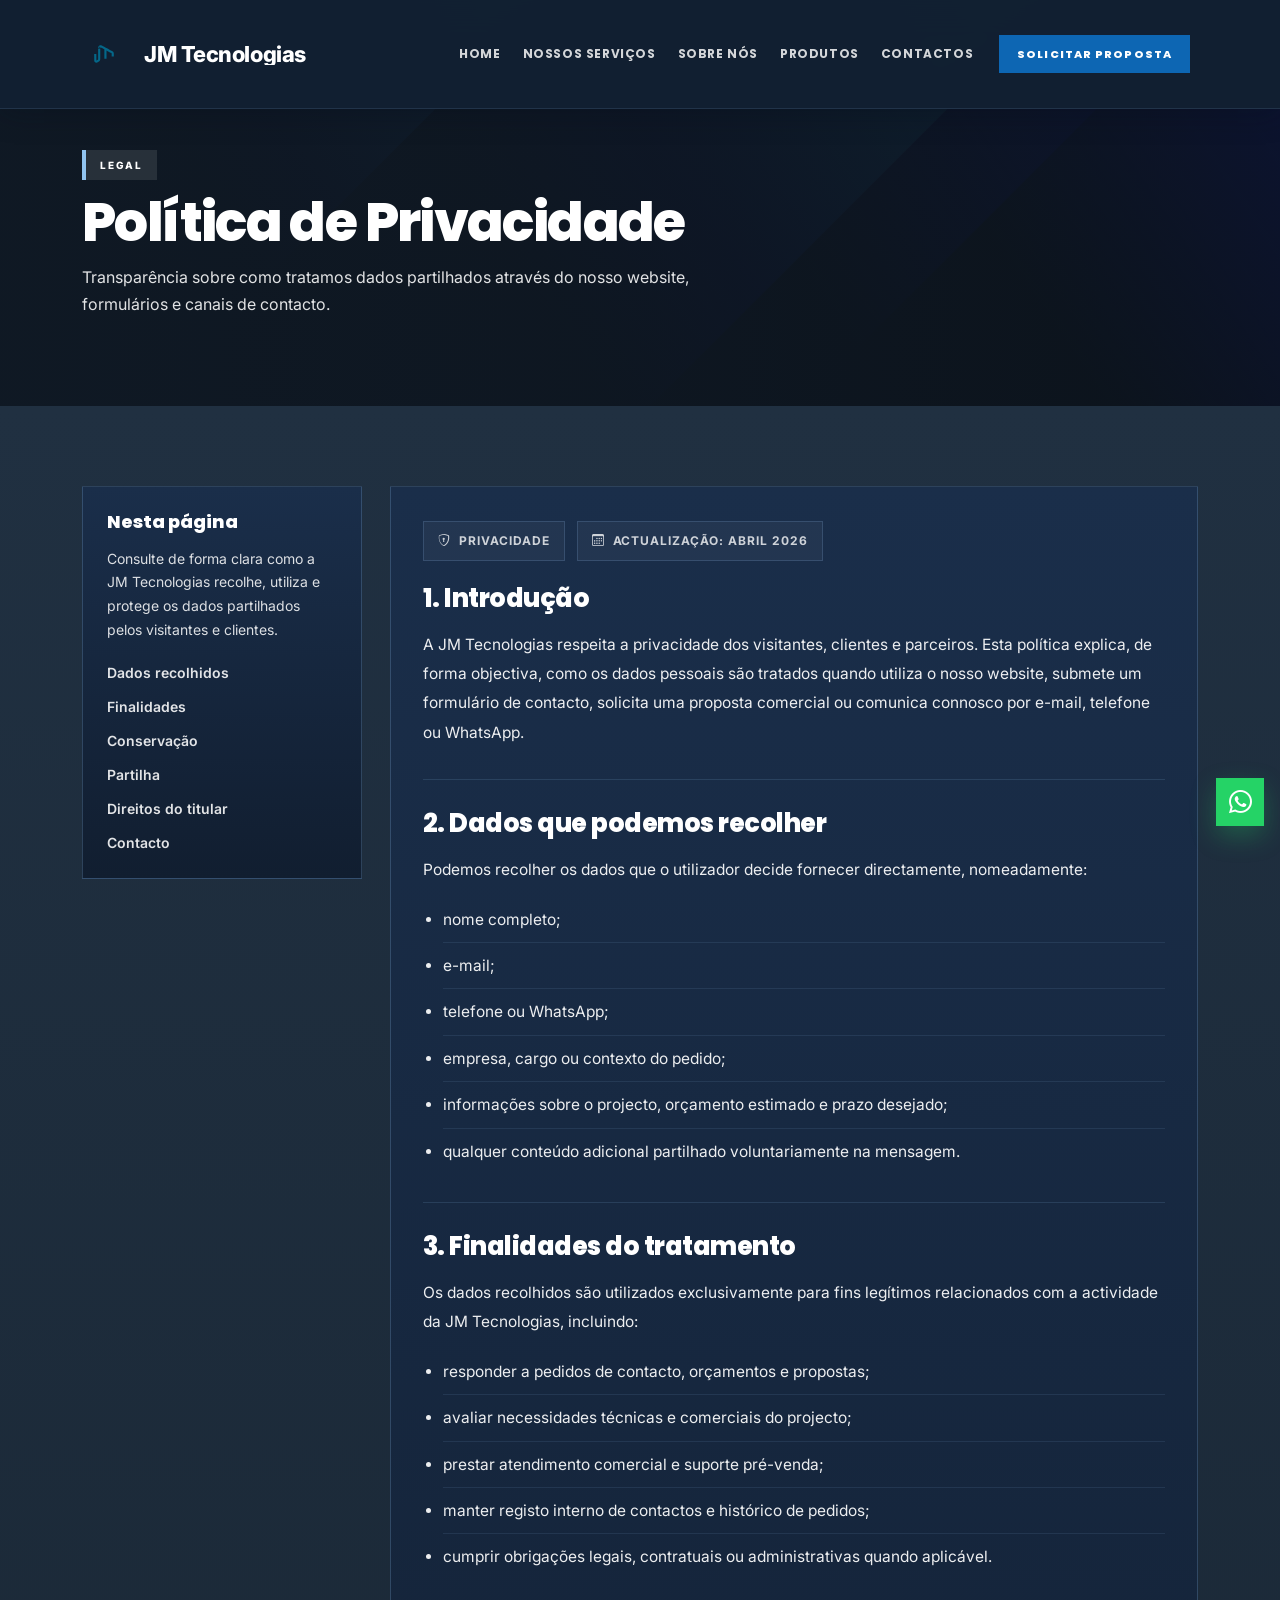
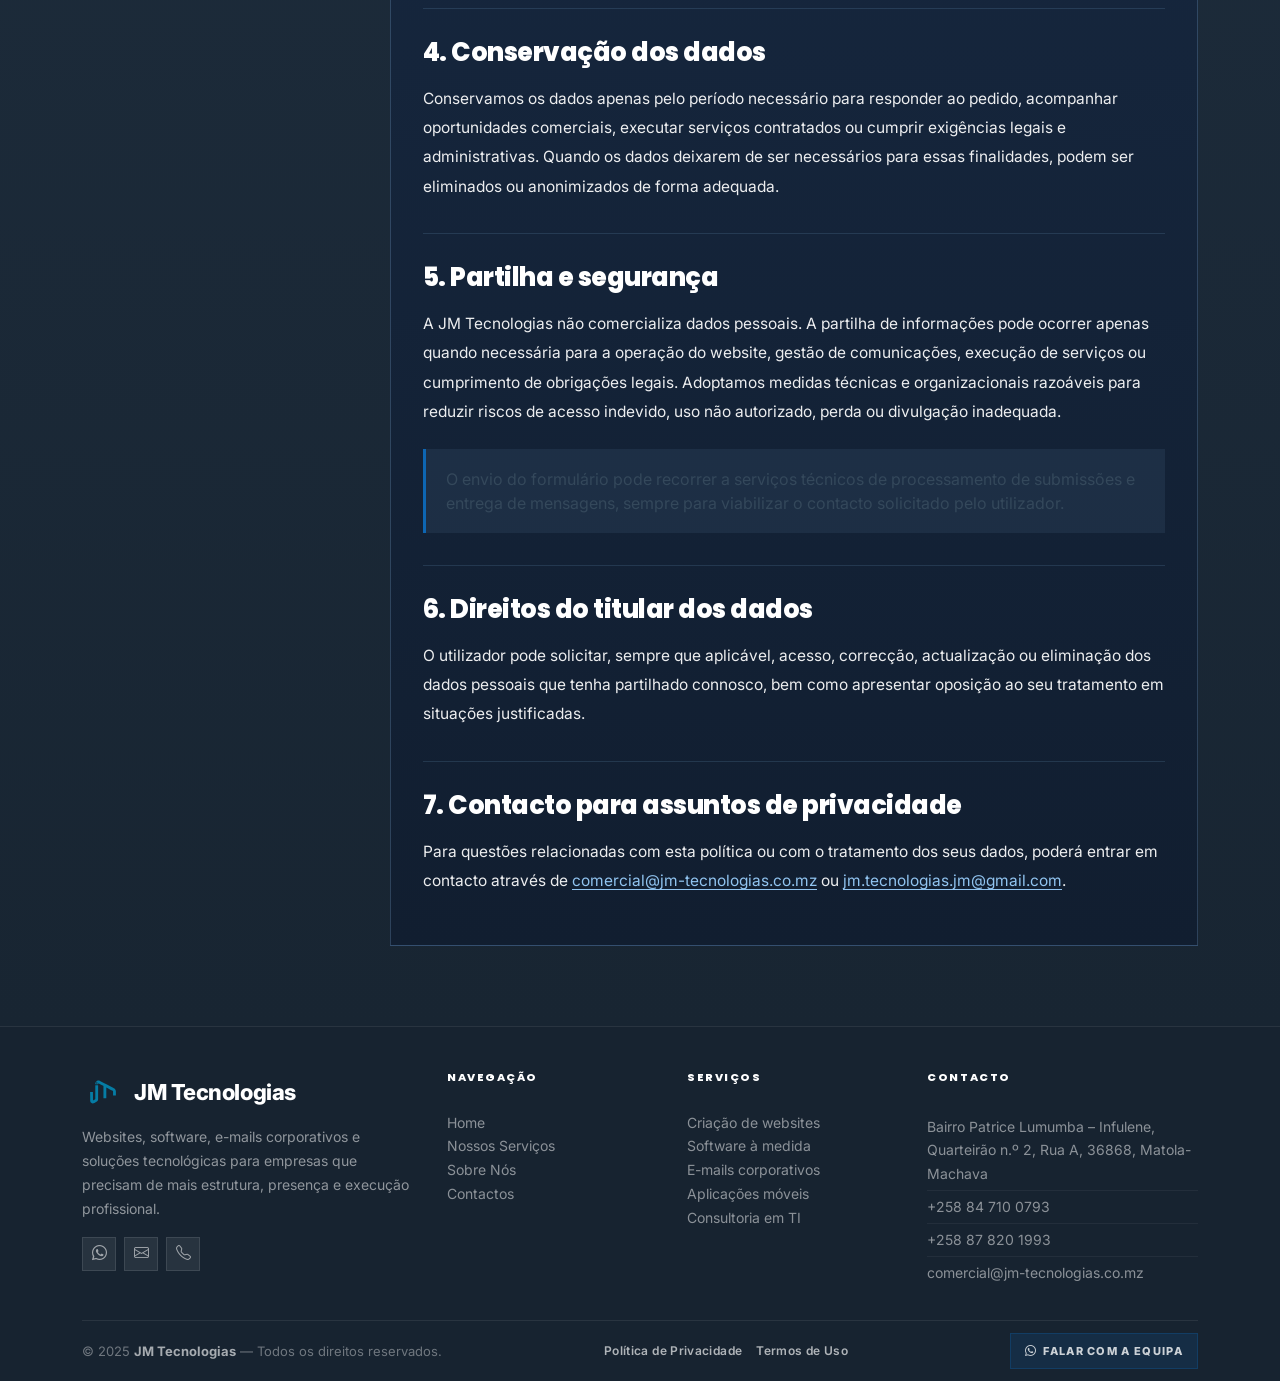
<file: politica-privacidade.html>
<!DOCTYPE html>
<html lang="pt">
<head>
  <meta charset="utf-8">
  <meta content="width=device-width, initial-scale=1.0" name="viewport">
  <title>JM Tecnologias | Política de Privacidade</title>
  <meta name="description" content="Política de Privacidade da JM Tecnologias sobre recolha, utilização e protecção de dados pessoais através do website e canais de contacto.">
  <link href="assets/img/favicon.png" rel="icon">
  <link href="assets/img/apple-touch-icon.png" rel="apple-touch-icon">
  <link href="https://fonts.googleapis.com" rel="preconnect">
  <link href="https://fonts.gstatic.com" rel="preconnect" crossorigin>
  <link href="https://fonts.googleapis.com/css2?family=Inter:wght@400;500;600;700;800&family=Poppins:wght@500;600;700;800&display=swap" rel="stylesheet">
  <link href="assets/vendor/bootstrap/css/bootstrap.min.css" rel="stylesheet">
  <link href="assets/vendor/bootstrap-icons/bootstrap-icons.css" rel="stylesheet">
  <link href="assets/vendor/aos/aos.css" rel="stylesheet">
  <link href="assets/vendor/glightbox/css/glightbox.min.css" rel="stylesheet">
  <link href="assets/vendor/swiper/swiper-bundle.min.css" rel="stylesheet">
  <link href="assets/css/main.css" rel="stylesheet">
  <link href="assets/css/jm-custom.css" rel="stylesheet">
</head>
<body class="legal-page politica-privacidade-page">
<header id="header" class="header d-flex align-items-center fixed-top jm-header">
  <div class="container-fluid container-xl position-relative d-flex align-items-center justify-content-between jm-header-inner">
    <a href="index.html" class="logo d-flex align-items-center jm-logo" aria-label="JM Tecnologias">
      <img src="assets/img/isotipo.svg" alt="" class="jm-logo-mark" aria-hidden="true">
      <span class="sitename">JM Tecnologias</span>
    </a>
    <nav id="navmenu" class="navmenu jm-navmenu" aria-label="Navegação principal">
      <ul>
        <li><a href="index.html">Home</a></li>
        <li><a href="servicos.html">Nossos Serviços</a></li>
        <li><a href="sobre.html">Sobre Nós</a></li>
        <li><a href="produtos.html">Produtos</a></li>
        <li><a href="contactos.html">Contactos</a></li>
        <li class="nav-cta-item"><a href="contactos.html#formulario" class="nav-cta-link">Solicitar proposta</a></li>
      </ul>
    </nav>
    <button type="button" class="mobile-nav-toggle d-xl-none" aria-label="Abrir menu" aria-expanded="false">
      <span></span><span></span><span></span>
    </button>
  </div>
</header>
<main class="jm-main">
  <section class="page-hero page-hero-contact" aria-label="Política de Privacidade">
    <div class="page-hero-bg" style="background-image:url('assets/img/hero-placeholder-4.jpg')" aria-hidden="true"></div>
    <div class="page-hero-layer" aria-hidden="true"></div>
    <div class="container position-relative">
      <div class="page-hero-copy" data-aos="fade-up">
        <span class="section-kicker">Legal</span>
        <h1>Política de Privacidade</h1>
        <p>Transparência sobre como tratamos dados partilhados através do nosso website, formulários e canais de contacto.</p>
      </div>
    </div>
  </section>

  <section class="section-shell tone-dark">
    <div class="container legal-layout">
      <aside class="legal-sidebar" data-aos="fade-up">
        <h3>Nesta página</h3>
        <p>Consulte de forma clara como a JM Tecnologias recolhe, utiliza e protege os dados partilhados pelos visitantes e clientes.</p>
        <ul>
          <li><a href="#dados">Dados recolhidos</a></li>
          <li><a href="#finalidades">Finalidades</a></li>
          <li><a href="#conservacao">Conservação</a></li>
          <li><a href="#partilha">Partilha</a></li>
          <li><a href="#direitos">Direitos do titular</a></li>
          <li><a href="#contacto">Contacto</a></li>
        </ul>
      </aside>

      <div class="legal-content" data-aos="fade-up" data-aos-delay="80">
        <div class="legal-meta">
          <span><i class="bi bi-shield-lock"></i> Privacidade</span>
          <span><i class="bi bi-calendar3"></i> Actualização: Abril 2026</span>
        </div>

        <section id="introducao">
          <h2>1. Introdução</h2>
          <p>A JM Tecnologias respeita a privacidade dos visitantes, clientes e parceiros. Esta política explica, de forma objectiva, como os dados pessoais são tratados quando utiliza o nosso website, submete um formulário de contacto, solicita uma proposta comercial ou comunica connosco por e-mail, telefone ou WhatsApp.</p>
        </section>

        <section id="dados">
          <h2>2. Dados que podemos recolher</h2>
          <p>Podemos recolher os dados que o utilizador decide fornecer directamente, nomeadamente:</p>
          <ul>
            <li>nome completo;</li>
            <li>e-mail;</li>
            <li>telefone ou WhatsApp;</li>
            <li>empresa, cargo ou contexto do pedido;</li>
            <li>informações sobre o projecto, orçamento estimado e prazo desejado;</li>
            <li>qualquer conteúdo adicional partilhado voluntariamente na mensagem.</li>
          </ul>
        </section>

        <section id="finalidades">
          <h2>3. Finalidades do tratamento</h2>
          <p>Os dados recolhidos são utilizados exclusivamente para fins legítimos relacionados com a actividade da JM Tecnologias, incluindo:</p>
          <ul>
            <li>responder a pedidos de contacto, orçamentos e propostas;</li>
            <li>avaliar necessidades técnicas e comerciais do projecto;</li>
            <li>prestar atendimento comercial e suporte pré-venda;</li>
            <li>manter registo interno de contactos e histórico de pedidos;</li>
            <li>cumprir obrigações legais, contratuais ou administrativas quando aplicável.</li>
          </ul>
        </section>

        <section id="conservacao">
          <h2>4. Conservação dos dados</h2>
          <p>Conservamos os dados apenas pelo período necessário para responder ao pedido, acompanhar oportunidades comerciais, executar serviços contratados ou cumprir exigências legais e administrativas. Quando os dados deixarem de ser necessários para essas finalidades, podem ser eliminados ou anonimizados de forma adequada.</p>
        </section>

        <section id="partilha">
          <h2>5. Partilha e segurança</h2>
          <p>A JM Tecnologias não comercializa dados pessoais. A partilha de informações pode ocorrer apenas quando necessária para a operação do website, gestão de comunicações, execução de serviços ou cumprimento de obrigações legais. Adoptamos medidas técnicas e organizacionais razoáveis para reduzir riscos de acesso indevido, uso não autorizado, perda ou divulgação inadequada.</p>
          <div class="legal-note">
            O envio do formulário pode recorrer a serviços técnicos de processamento de submissões e entrega de mensagens, sempre para viabilizar o contacto solicitado pelo utilizador.
          </div>
        </section>

        <section id="direitos">
          <h2>6. Direitos do titular dos dados</h2>
          <p>O utilizador pode solicitar, sempre que aplicável, acesso, correcção, actualização ou eliminação dos dados pessoais que tenha partilhado connosco, bem como apresentar oposição ao seu tratamento em situações justificadas.</p>
        </section>

        <section id="contacto">
          <h2>7. Contacto para assuntos de privacidade</h2>
          <p>Para questões relacionadas com esta política ou com o tratamento dos seus dados, poderá entrar em contacto através de <a href="mailto:comercial@jm-tecnologias.co.mz">comercial@jm-tecnologias.co.mz</a> ou <a href="mailto:jm.tecnologias.jm@gmail.com">jm.tecnologias.jm@gmail.com</a>.</p>
        </section>
      </div>
    </div>
  </section>
</main>
<footer id="footer" class="footer footer-corporate">
  <div class="container">
    <div class="footer-main-grid">
      <div class="footer-brand-col">
        <a href="index.html" class="logo d-flex align-items-center jm-logo footer-logo" aria-label="JM Tecnologias">
          <img src="assets/img/isotipo.svg" alt="" class="jm-logo-mark" aria-hidden="true">
          <span class="sitename">JM Tecnologias</span>
        </a>
        <p>Websites, software, e-mails corporativos e soluções tecnológicas para empresas que precisam de mais estrutura, presença e execução profissional.</p>
        <div class="footer-brand-social">
          <a href="https://wa.me/258847100793" target="_blank" rel="noopener noreferrer" class="footer-social-link" aria-label="WhatsApp"><i class="bi bi-whatsapp" aria-hidden="true"></i></a>
          <a href="mailto:comercial@jm-tecnologias.co.mz" class="footer-social-link" aria-label="E-mail"><i class="bi bi-envelope" aria-hidden="true"></i></a>
          <a href="tel:+258847100793" class="footer-social-link" aria-label="Telefone"><i class="bi bi-telephone" aria-hidden="true"></i></a>
        </div>
      </div>
      <div class="footer-links-col">
        <h4>Navegação</h4>
        <ul>
          <li><a href="index.html">Home</a></li>
          <li><a href="servicos.html">Nossos Serviços</a></li>
          <li><a href="sobre.html">Sobre Nós</a></li>
          <li><a href="contactos.html">Contactos</a></li>
        </ul>
      </div>
      <div class="footer-links-col">
        <h4>Serviços</h4>
        <ul>
          <li><a href="servicos.html">Criação de websites</a></li>
          <li><a href="servicos.html">Software à medida</a></li>
          <li><a href="servicos.html">E-mails corporativos</a></li>
          <li><a href="servicos.html">Aplicações móveis</a></li>
          <li><a href="servicos.html">Consultoria em TI</a></li>
        </ul>
      </div>
      <div class="footer-links-col">
        <h4>Contacto</h4>
        <ul class="footer-contact-list">
          <li>Bairro Patrice Lumumba – Infulene, Quarteirão n.º 2, Rua A, 36868, Matola-Machava</li>
          <li><a href="tel:+258847100793">+258 84 710 0793</a></li>
          <li><a href="tel:+258878201993">+258 87 820 1993</a></li>
          <li><a href="mailto:comercial@jm-tecnologias.co.mz">comercial@jm-tecnologias.co.mz</a></li>
        </ul>
      </div>
    </div>
    <div class="footer-bottom-row">
      <p>© 2025 <strong>JM Tecnologias</strong> — Todos os direitos reservados.</p>
      <div class="footer-legal-links">
        <a href="politica-privacidade.html">Política de Privacidade</a>
        <a href="termos-condicoes.html">Termos de Uso</a>
      </div>
      <a class="footer-inline-cta" href="https://wa.me/258847100793" target="_blank" rel="noopener noreferrer">
        <i class="bi bi-whatsapp" aria-hidden="true"></i> Falar com a equipa
      </a>
    </div>
  </div>
</footer>

<div class="floating-actions" aria-label="Ações rápidas">
  <a href="https://wa.me/258847100793" target="_blank" rel="noopener noreferrer" class="whatsapp-float" aria-label="Contactar por WhatsApp"><i class="bi bi-whatsapp" aria-hidden="true"></i></a>
  <a href="#" id="scroll-top" class="scroll-top d-flex align-items-center justify-content-center" aria-label="Voltar ao topo"><i class="bi bi-arrow-up-short" aria-hidden="true"></i></a>
</div>
<div id="preloader" aria-hidden="true"></div>

<script src="assets/vendor/bootstrap/js/bootstrap.bundle.min.js"></script>
<script src="assets/vendor/aos/aos.js"></script>
<script src="assets/vendor/glightbox/js/glightbox.min.js"></script>
<script src="assets/vendor/purecounter/purecounter_vanilla.js"></script>
<script src="assets/vendor/swiper/swiper-bundle.min.js"></script>
<script src="assets/js/main.js"></script>
<script src="assets/js/jm-custom.js"></script>
</body>
</html>
</file>
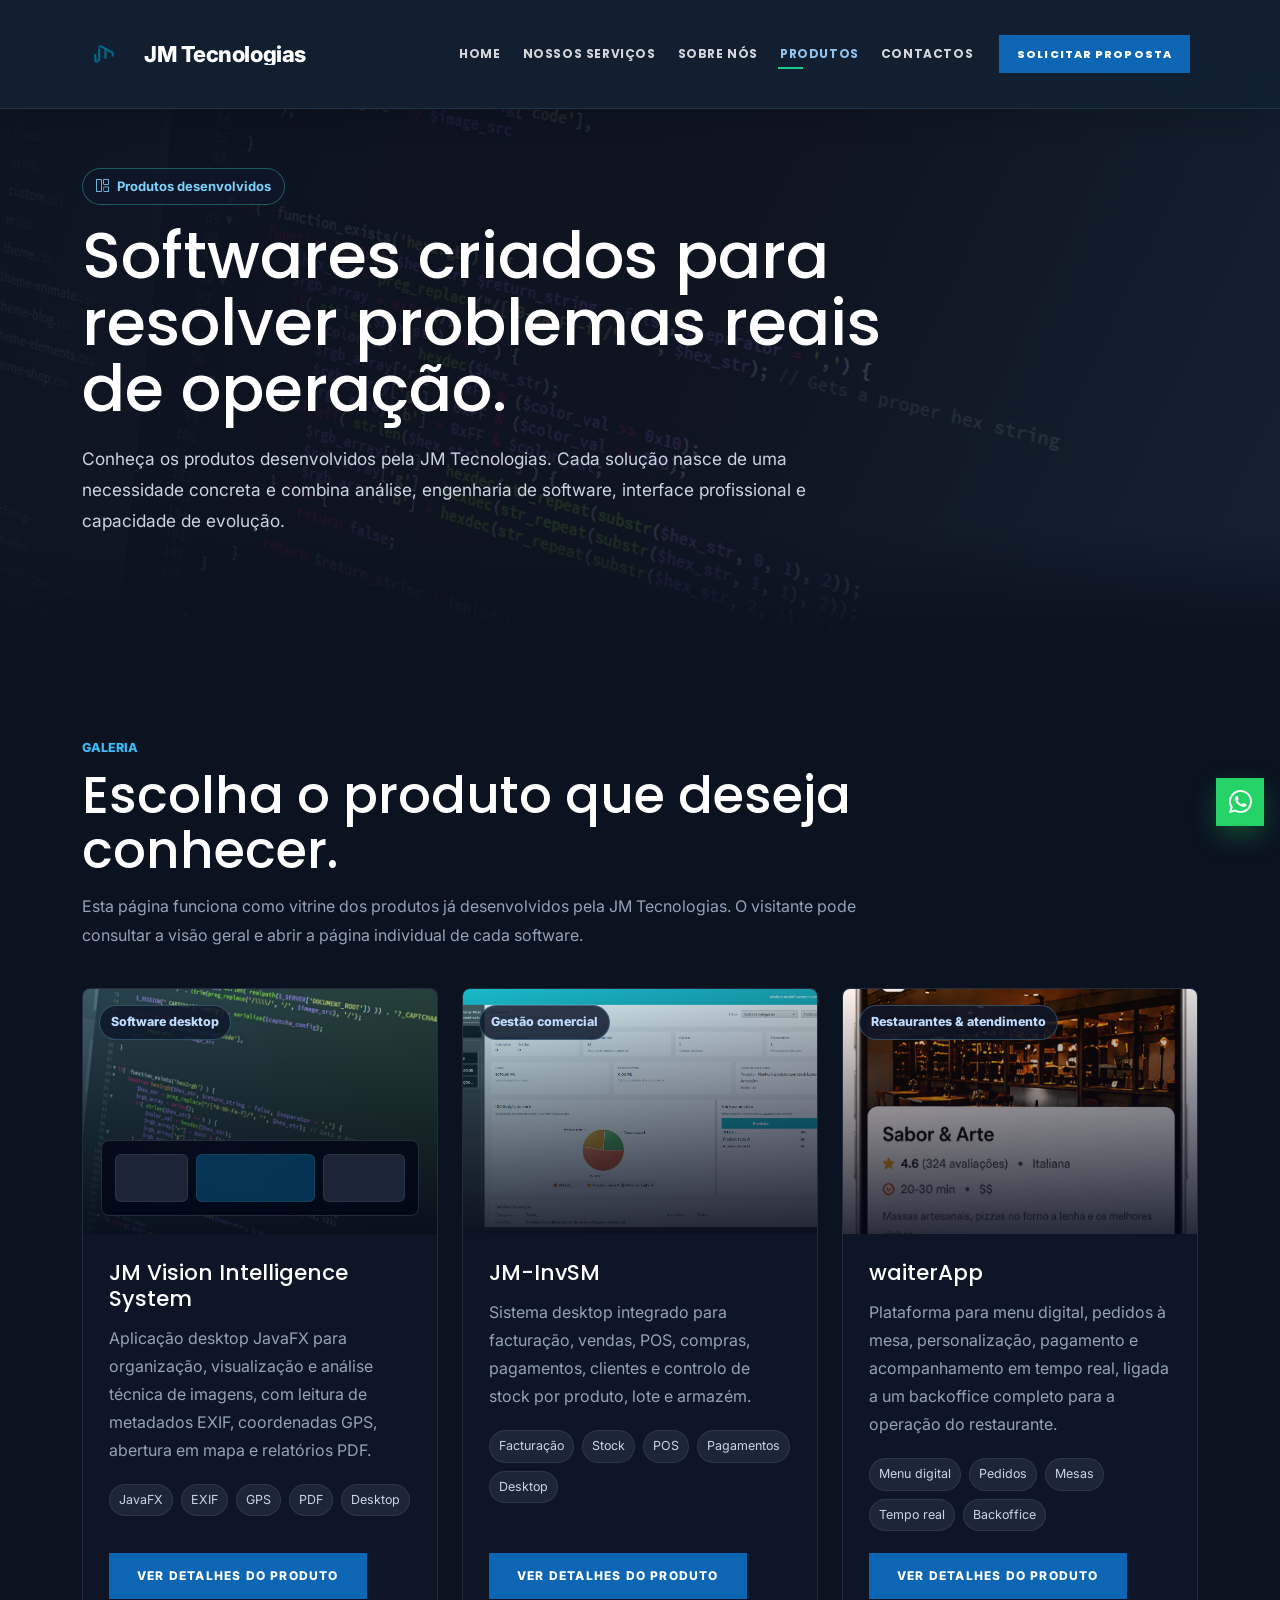
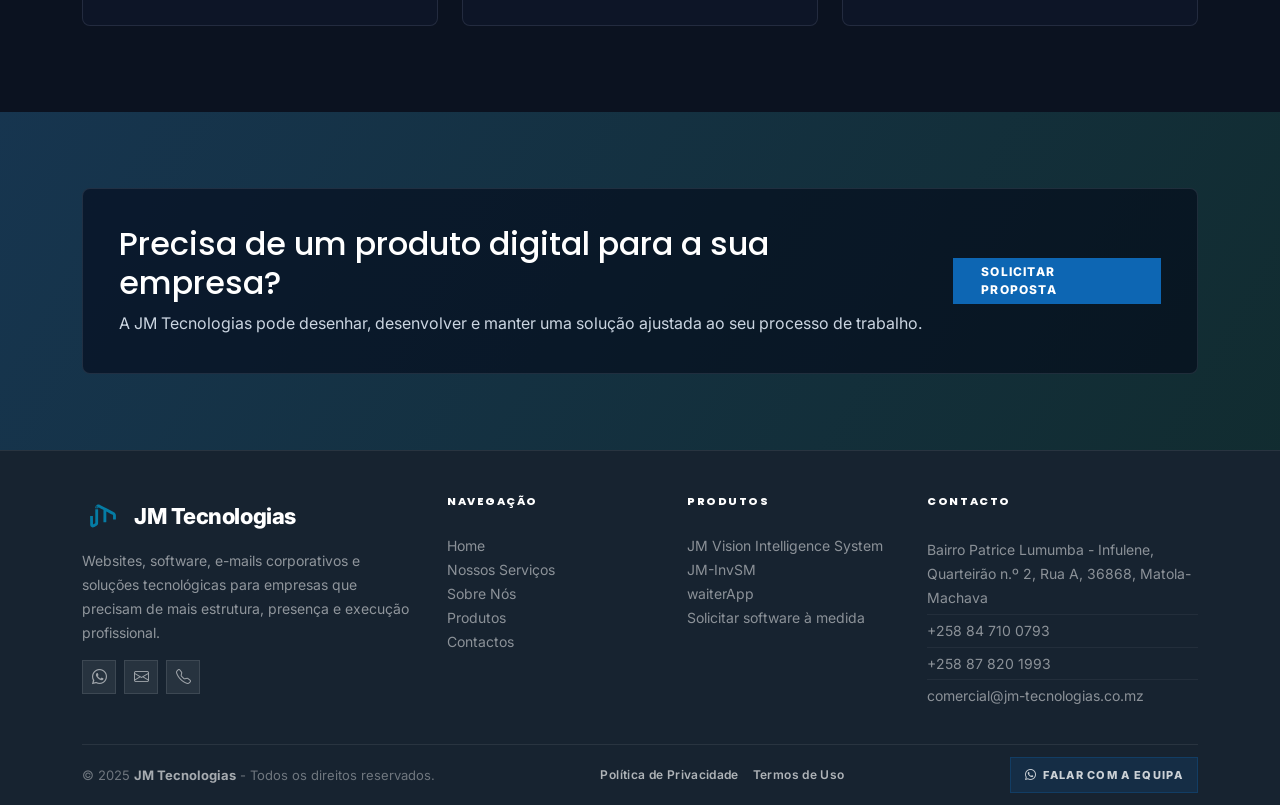
<file: produtos.html>
﻿<!DOCTYPE html>
<html lang="pt-MZ">
<head>
  <meta charset="utf-8">
  <meta content="width=device-width, initial-scale=1.0" name="viewport">
  <meta http-equiv="content-language" content="pt-MZ">
  <title>Produtos Desenvolvidos | JM Tecnologias</title>
  <meta name="description" content="Galeria de produtos e softwares desenvolvidos pela JM Tecnologias para empresas em Mocambique.">
  <meta name="keywords" content="produtos JM Tecnologias, software desenvolvido em Mocambique, sistemas empresariais, JM Vision Intelligence System, JM-InvSM, software de facturacao">
  <meta name="author" content="JM Tecnologias">
  <meta name="robots" content="index, follow, max-image-preview:large, max-snippet:-1, max-video-preview:-1">
  <meta name="theme-color" content="#0b1220">
  <link rel="canonical" href="https://jm-tecnologias.co.mz/produtos.html">

  <meta property="og:locale" content="pt_MZ">
  <meta property="og:type" content="website">
  <meta property="og:site_name" content="JM Tecnologias">
  <meta property="og:title" content="Produtos Desenvolvidos | JM Tecnologias">
  <meta property="og:description" content="Conheca produtos e softwares desenvolvidos pela JM Tecnologias.">
  <meta property="og:url" content="https://jm-tecnologias.co.mz/produtos.html">
  <meta property="og:image" content="https://jm-tecnologias.co.mz/assets/img/jm-seo-cover.jpg">

  <meta name="twitter:card" content="summary_large_image">
  <meta name="twitter:title" content="Produtos Desenvolvidos | JM Tecnologias">
  <meta name="twitter:description" content="Galeria de produtos e softwares desenvolvidos pela JM Tecnologias.">
  <meta name="twitter:image" content="https://jm-tecnologias.co.mz/assets/img/jm-seo-cover.jpg">

  <link href="assets/img/favicon.png" rel="icon">
  <link href="assets/img/apple-touch-icon.png" rel="apple-touch-icon">
  <link href="https://fonts.googleapis.com" rel="preconnect">
  <link href="https://fonts.gstatic.com" rel="preconnect" crossorigin>
  <link href="https://fonts.googleapis.com/css2?family=Inter:wght@400;500;600;700;800&family=Poppins:wght@500;600;700;800&display=swap" rel="stylesheet">
  <link href="assets/vendor/bootstrap/css/bootstrap.min.css" rel="stylesheet">
  <link href="assets/vendor/bootstrap-icons/bootstrap-icons.css" rel="stylesheet">
  <link href="assets/vendor/aos/aos.css" rel="stylesheet">
  <link href="assets/vendor/glightbox/css/glightbox.min.css" rel="stylesheet">
  <link href="assets/vendor/swiper/swiper-bundle.min.css" rel="stylesheet">
  <link href="assets/css/main.css" rel="stylesheet">
  <link href="assets/css/jm-custom.css" rel="stylesheet">

  <style>
    .products-page {
      background: #0b1220;
      color: #e5edf7;
    }

    .products-hero {
      position: relative;
      min-height: 72vh;
      display: flex;
      align-items: center;
      padding: 138px 0 82px;
      overflow: hidden;
      background:
        linear-gradient(115deg, rgba(11, 18, 32, .96) 0%, rgba(11, 18, 32, .86) 54%, rgba(15, 32, 55, .7) 100%),
        url("assets/img/Software-Medida.jpg") center/cover no-repeat;
    }

    .products-hero::after {
      content: "";
      position: absolute;
      inset: auto 0 0;
      height: 120px;
      background: linear-gradient(180deg, rgba(11, 18, 32, 0), #0b1220 88%);
      pointer-events: none;
    }

    .products-hero .container {
      position: relative;
      z-index: 2;
    }

    .products-kicker {
      display: inline-flex;
      align-items: center;
      gap: 8px;
      padding: 8px 13px;
      border: 1px solid rgba(45, 212, 191, .38);
      border-radius: 999px;
      background: rgba(15, 23, 42, .68);
      color: #7dd3fc;
      font-size: 13px;
      font-weight: 700;
      margin-bottom: 18px;
    }

    .products-hero h1 {
      color: #fff;
      font-size: clamp(2.35rem, 5vw, 4.7rem);
      line-height: 1.04;
      letter-spacing: 0;
      margin-bottom: 20px;
      max-width: 860px;
    }

    .products-hero p {
      color: #cbd5e1;
      font-size: 1.08rem;
      line-height: 1.8;
      max-width: 760px;
      margin-bottom: 0;
    }

    .products-section {
      padding: 86px 0;
      background: #0b1220;
    }

    .products-section-heading {
      max-width: 800px;
      margin-bottom: 38px;
    }

    .products-section-heading span {
      color: #38bdf8;
      text-transform: uppercase;
      font-weight: 800;
      font-size: .78rem;
      display: inline-block;
      margin-bottom: 10px;
    }

    .products-section-heading h2 {
      color: #fff;
      font-size: clamp(2rem, 4vw, 3.2rem);
      line-height: 1.08;
      letter-spacing: 0;
      margin-bottom: 14px;
    }

    .products-section-heading p {
      color: #94a3b8;
      line-height: 1.8;
      margin: 0;
    }

    .product-card {
      height: 100%;
      display: flex;
      flex-direction: column;
      border-radius: 8px;
      overflow: hidden;
      background: rgba(15, 23, 42, .78);
      border: 1px solid rgba(148, 163, 184, .16);
      transition: transform .25s ease, border-color .25s ease, box-shadow .25s ease;
    }

    .product-card:hover {
      transform: translateY(-5px);
      border-color: rgba(125, 211, 252, .46);
      box-shadow: 0 22px 60px rgba(0, 0, 0, .32);
    }

    .product-card-media {
      position: relative;
      height: 245px;
      min-height: 245px;
      background:
        linear-gradient(135deg, rgba(56, 189, 248, .2), rgba(34, 197, 94, .16)),
        url("assets/img/Software-Medida.jpg") center/cover no-repeat;
    }

    .product-card-media::after {
      content: "";
      position: absolute;
      inset: 0;
      background: linear-gradient(180deg, rgba(2, 6, 23, 0), rgba(2, 6, 23, .82));
    }

    .product-card-badge {
      position: absolute;
      top: 16px;
      left: 16px;
      z-index: 2;
      padding: 7px 11px;
      border-radius: 999px;
      background: rgba(15, 23, 42, .84);
      border: 1px solid rgba(125, 211, 252, .28);
      color: #bfdbfe;
      font-size: .78rem;
      font-weight: 800;
    }

    .product-card-snapshot {
      position: absolute;
      left: 18px;
      right: 18px;
      bottom: 18px;
      z-index: 2;
      border: 1px solid rgba(148, 163, 184, .22);
      background: rgba(2, 6, 23, .78);
      border-radius: 8px;
      padding: 13px;
      backdrop-filter: blur(10px);
    }

    .snapshot-row {
      display: grid;
      grid-template-columns: .8fr 1.3fr .9fr;
      gap: 8px;
    }

    .snapshot-cell {
      height: 48px;
      border-radius: 6px;
      background: rgba(30, 41, 59, .92);
      border: 1px solid rgba(148, 163, 184, .12);
    }

    .snapshot-cell:nth-child(2) {
      background: rgba(14, 165, 233, .28);
    }

    .product-card-media.invsm-media { background: linear-gradient(135deg, rgba(34, 211, 238, .16), rgba(15, 23, 42, .35)), url("assets/img/jm-invsm/dashboard.png") top center/cover no-repeat; }
    .product-card-media.waiterapp-media { background: linear-gradient(135deg, rgba(249, 115, 22, .08), rgba(15, 23, 42, .22)), url("assets/img/waiterapp/02_restaurante_categorias.png") center 18%/cover no-repeat; }

    .product-card-body {
      padding: 26px;
      display: flex;
      flex: 1;
      flex-direction: column;
    }

    .product-card-body h3 {
      color: #fff;
      font-size: 1.35rem;
      letter-spacing: 0;
      margin-bottom: 12px;
    }

    .product-card-body p {
      color: #94a3b8;
      line-height: 1.75;
      margin-bottom: 20px;
    }

    .product-card-body .btn-corporate {
      align-self: flex-start;
      margin-top: auto;
    }

    .product-tags {
      display: flex;
      flex-wrap: wrap;
      gap: 8px;
      margin-bottom: 22px;
    }

    .product-tags span {
      padding: 6px 9px;
      border-radius: 999px;
      color: #cbd5e1;
      font-size: .78rem;
      background: rgba(30, 41, 59, .9);
      border: 1px solid rgba(148, 163, 184, .14);
    }

    .coming-soon-card {
      height: 100%;
      min-height: 100%;
      border-radius: 8px;
      padding: 28px;
      background: rgba(15, 23, 42, .46);
      border: 1px dashed rgba(148, 163, 184, .3);
      display: flex;
      flex-direction: column;
      justify-content: center;
    }

    .coming-soon-card i {
      width: 45px;
      height: 45px;
      border-radius: 8px;
      display: inline-flex;
      align-items: center;
      justify-content: center;
      background: rgba(125, 211, 252, .14);
      color: #7dd3fc;
      font-size: 1.3rem;
      margin-bottom: 18px;
    }

    .coming-soon-card h3 {
      color: #fff;
      font-size: 1.2rem;
      margin-bottom: 10px;
    }

    .coming-soon-card p {
      color: #94a3b8;
      line-height: 1.7;
      margin: 0;
    }

    .products-cta {
      padding: 76px 0;
      background:
        linear-gradient(120deg, rgba(56, 189, 248, .18), rgba(34, 197, 94, .12)),
        #0f172a;
    }

    .products-cta-box {
      display: flex;
      align-items: center;
      justify-content: space-between;
      gap: 24px;
      padding: 36px;
      border-radius: 8px;
      background: rgba(2, 6, 23, .56);
      border: 1px solid rgba(148, 163, 184, .16);
    }

    .products-cta h2 {
      color: #fff;
      margin-bottom: 8px;
      letter-spacing: 0;
    }

    .products-cta p {
      color: #cbd5e1;
      margin: 0;
      line-height: 1.7;
    }

    @media (max-width: 991px) {
      .products-hero {
        min-height: auto;
        padding-top: 118px;
      }

      .products-cta-box {
        align-items: flex-start;
        flex-direction: column;
      }
    }
  </style>
</head>

<body class="products-page">

<header id="header" class="header d-flex align-items-center fixed-top jm-header">
  <div class="container-fluid container-xl position-relative d-flex align-items-center justify-content-between jm-header-inner">
    <a href="index.html" class="logo d-flex align-items-center jm-logo" aria-label="JM Tecnologias">
      <img src="assets/img/isotipo.svg" alt="" class="jm-logo-mark" aria-hidden="true">
      <span class="sitename">JM Tecnologias</span>
    </a>
    <nav id="navmenu" class="navmenu jm-navmenu" aria-label="Navegação principal">
      <ul>
        <li><a href="index.html">Home</a></li>
        <li><a href="servicos.html">Nossos Serviços</a></li>
        <li><a href="sobre.html">Sobre Nós</a></li>
        <li><a href="produtos.html" class="active" aria-current="page">Produtos</a></li>
        <li><a href="contactos.html">Contactos</a></li>
        <li class="nav-cta-item"><a href="contactos.html#formulario" class="nav-cta-link">Solicitar proposta</a></li>
        <li class="mobile-menu-extra">
          <div class="mobile-menu-extra-card" aria-label="Contacto rápido da empresa">
            <span class="mobile-menu-extra-label">Contacto rápido</span>
            <div class="mobile-menu-socials">
              <a href="https://wa.me/258847100793" target="_blank" rel="noopener noreferrer" aria-label="WhatsApp da empresa"><i class="bi bi-whatsapp" aria-hidden="true"></i></a>
              <a href="mailto:comercial@jm-tecnologias.co.mz" aria-label="Enviar e-mail"><i class="bi bi-envelope" aria-hidden="true"></i></a>
              <a href="tel:+258847100793" aria-label="Ligar para a empresa"><i class="bi bi-telephone" aria-hidden="true"></i></a>
            </div>
          </div>
        </li>
      </ul>
    </nav>
    <button type="button" class="mobile-nav-toggle d-xl-none" aria-label="Abrir menu" aria-expanded="false">
      <span></span><span></span><span></span>
    </button>
  </div>
</header>

<main id="main-content">

  <section class="products-hero" aria-label="Galeria de produtos">
    <div class="container">
      <div data-aos="fade-up">
        <span class="products-kicker"><i class="bi bi-grid-1x2" aria-hidden="true"></i> Produtos desenvolvidos</span>
        <h1>Softwares criados para resolver problemas reais de operação.</h1>
        <p>
          Conheça os produtos desenvolvidos pela JM Tecnologias. Cada solução nasce de uma necessidade concreta e combina análise, engenharia de software, interface profissional e capacidade de evolução.
        </p>
      </div>
    </div>
  </section>

  <section class="products-section" aria-labelledby="produtos-heading">
    <div class="container">
      <div class="products-section-heading" data-aos="fade-up">
        <span>Galeria</span>
        <h2 id="produtos-heading">Escolha o produto que deseja conhecer.</h2>
        <p>
          Esta página funciona como vitrine dos produtos já desenvolvidos pela JM Tecnologias. O visitante pode consultar a visão geral e abrir a página individual de cada software.
        </p>
      </div>

      <div class="row g-4 align-items-stretch">
        <div class="col-md-6 col-lg-4" data-aos="fade-up">
          <article class="product-card">
            <div class="product-card-media">
              <span class="product-card-badge">Software desktop</span>
              <div class="product-card-snapshot" aria-hidden="true">
                <div class="snapshot-row">
                  <div class="snapshot-cell"></div>
                  <div class="snapshot-cell"></div>
                  <div class="snapshot-cell"></div>
                </div>
              </div>
            </div>
            <div class="product-card-body">
              <h3>JM Vision Intelligence System</h3>
              <p>
                Aplicação desktop JavaFX para organização, visualização e análise técnica de imagens, com leitura de metadados EXIF, coordenadas GPS, abertura em mapa e relatórios PDF.
              </p>
              <div class="product-tags" aria-label="Tecnologias e recursos">
                <span>JavaFX</span>
                <span>EXIF</span>
                <span>GPS</span>
                <span>PDF</span>
                <span>Desktop</span>
              </div>
              <a href="galery/jm-vision-intelligence-system.html" class="btn-corporate btn-corporate-primary">Ver detalhes do produto</a>
            </div>
          </article>
        </div>

        <div class="col-md-6 col-lg-4" data-aos="fade-up" data-aos-delay="100">
          <article class="product-card">
            <div class="product-card-media invsm-media"><span class="product-card-badge">Gestão comercial</span></div>
            <div class="product-card-body">
              <h3>JM-InvSM</h3>
              <p>Sistema desktop integrado para facturação, vendas, POS, compras, pagamentos, clientes e controlo de stock por produto, lote e armazém.</p>
              <div class="product-tags" aria-label="Módulos e recursos"><span>Facturação</span><span>Stock</span><span>POS</span><span>Pagamentos</span><span>Desktop</span></div>
              <a href="galery/jm-invsm.html" class="btn-corporate btn-corporate-primary">Ver detalhes do produto</a>
            </div>
          </article>
        </div>

        <div class="col-md-6 col-lg-4" data-aos="fade-up" data-aos-delay="150">
          <article class="product-card">
            <div class="product-card-media waiterapp-media"><span class="product-card-badge">Restaurantes &amp; atendimento</span></div>
            <div class="product-card-body">
              <h3>waiterApp</h3>
              <p>Plataforma para menu digital, pedidos à mesa, personalização, pagamento e acompanhamento em tempo real, ligada a um backoffice completo para a operação do restaurante.</p>
              <div class="product-tags" aria-label="Módulos e recursos"><span>Menu digital</span><span>Pedidos</span><span>Mesas</span><span>Tempo real</span><span>Backoffice</span></div>
              <a href="galery/waiterapp.html" class="btn-corporate btn-corporate-primary">Ver detalhes do produto</a>
            </div>
          </article>
        </div>
      </div>
    </div>
  </section>

  <section class="products-cta" aria-labelledby="produtos-cta-heading">
    <div class="container">
      <div class="products-cta-box" data-aos="fade-up">
        <div>
          <h2 id="produtos-cta-heading">Precisa de um produto digital para a sua empresa?</h2>
          <p>A JM Tecnologias pode desenhar, desenvolver e manter uma solução ajustada ao seu processo de trabalho.</p>
        </div>
        <a href="contactos.html#formulario" class="btn-corporate btn-corporate-primary">Solicitar proposta</a>
      </div>
    </div>
  </section>

</main>

<footer id="footer" class="footer footer-corporate">
  <div class="container">
    <div class="footer-main-grid">
      <div class="footer-brand-col">
        <a href="index.html" class="logo d-flex align-items-center jm-logo footer-logo" aria-label="JM Tecnologias">
          <img src="assets/img/isotipo.svg" alt="" class="jm-logo-mark" aria-hidden="true">
          <span class="sitename">JM Tecnologias</span>
        </a>
        <p>Websites, software, e-mails corporativos e soluções tecnológicas para empresas que precisam de mais estrutura, presença e execução profissional.</p>
        <div class="footer-brand-social">
          <a href="https://wa.me/258847100793" target="_blank" rel="noopener noreferrer" class="footer-social-link" aria-label="WhatsApp"><i class="bi bi-whatsapp" aria-hidden="true"></i></a>
          <a href="mailto:comercial@jm-tecnologias.co.mz" class="footer-social-link" aria-label="E-mail"><i class="bi bi-envelope" aria-hidden="true"></i></a>
          <a href="tel:+258847100793" class="footer-social-link" aria-label="Telefone"><i class="bi bi-telephone" aria-hidden="true"></i></a>
        </div>
      </div>
      <div class="footer-links-col">
        <h4>Navegação</h4>
        <ul>
          <li><a href="index.html">Home</a></li>
          <li><a href="servicos.html">Nossos Serviços</a></li>
          <li><a href="sobre.html">Sobre Nós</a></li>
          <li><a href="produtos.html">Produtos</a></li>
          <li><a href="contactos.html">Contactos</a></li>
        </ul>
      </div>
      <div class="footer-links-col">
        <h4>Produtos</h4>
        <ul>
          <li><a href="galery/jm-vision-intelligence-system.html">JM Vision Intelligence System</a></li>
          <li><a href="galery/jm-invsm.html">JM-InvSM</a></li>
          <li><a href="galery/waiterapp.html">waiterApp</a></li>
          <li><a href="contactos.html#formulario">Solicitar software à medida</a></li>
        </ul>
      </div>
      <div class="footer-links-col">
        <h4>Contacto</h4>
        <ul class="footer-contact-list">
          <li>Bairro Patrice Lumumba - Infulene, Quarteirão n.º 2, Rua A, 36868, Matola-Machava</li>
          <li><a href="tel:+258847100793">+258 84 710 0793</a></li>
          <li><a href="tel:+258878201993">+258 87 820 1993</a></li>
          <li><a href="mailto:comercial@jm-tecnologias.co.mz">comercial@jm-tecnologias.co.mz</a></li>
        </ul>
      </div>
    </div>
    <div class="footer-bottom-row">
      <p>© 2025 <strong>JM Tecnologias</strong> - Todos os direitos reservados.</p>
      <div class="footer-legal-links">
        <a href="politica-privacidade.html">Política de Privacidade</a>
        <a href="termos-condicoes.html">Termos de Uso</a>
      </div>
      <a class="footer-inline-cta" href="https://wa.me/258847100793" target="_blank" rel="noopener noreferrer">
        <i class="bi bi-whatsapp" aria-hidden="true"></i> Falar com a equipa
      </a>
    </div>
  </div>
</footer>

<div class="floating-actions" aria-label="Ações rápidas">
  <a href="https://wa.me/258847100793" target="_blank" rel="noopener noreferrer" class="whatsapp-float" aria-label="Contactar por WhatsApp"><i class="bi bi-whatsapp" aria-hidden="true"></i></a>
  <a href="#" id="scroll-top" class="scroll-top d-flex align-items-center justify-content-center" aria-label="Voltar ao topo"><i class="bi bi-arrow-up-short" aria-hidden="true"></i></a>
</div>
<div id="preloader" aria-hidden="true"></div>

<script src="assets/vendor/bootstrap/js/bootstrap.bundle.min.js"></script>
<script src="assets/vendor/aos/aos.js"></script>
<script src="assets/vendor/glightbox/js/glightbox.min.js"></script>
<script src="assets/vendor/purecounter/purecounter_vanilla.js"></script>
<script src="assets/vendor/swiper/swiper-bundle.min.js"></script>
<script src="assets/js/main.js"></script>
<script src="assets/js/jm-custom.js"></script>
</body>
</html>
</file>
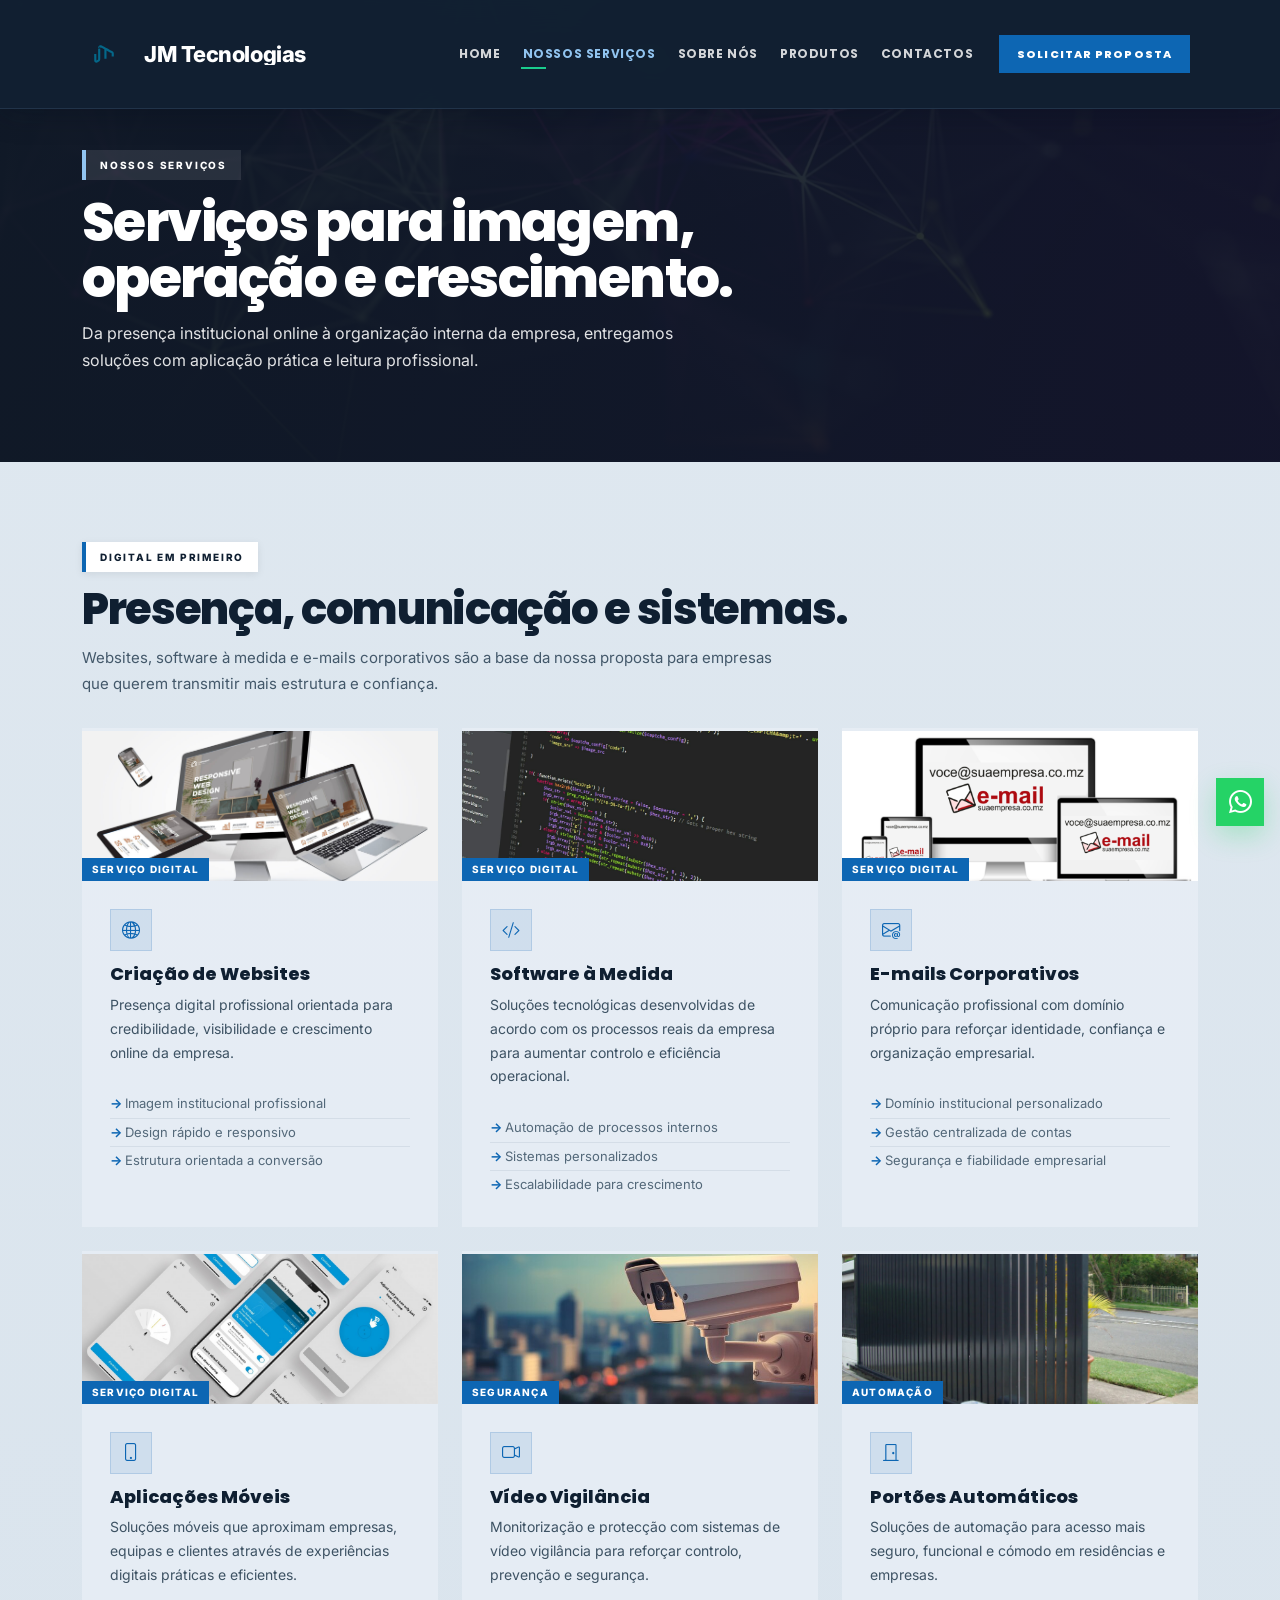
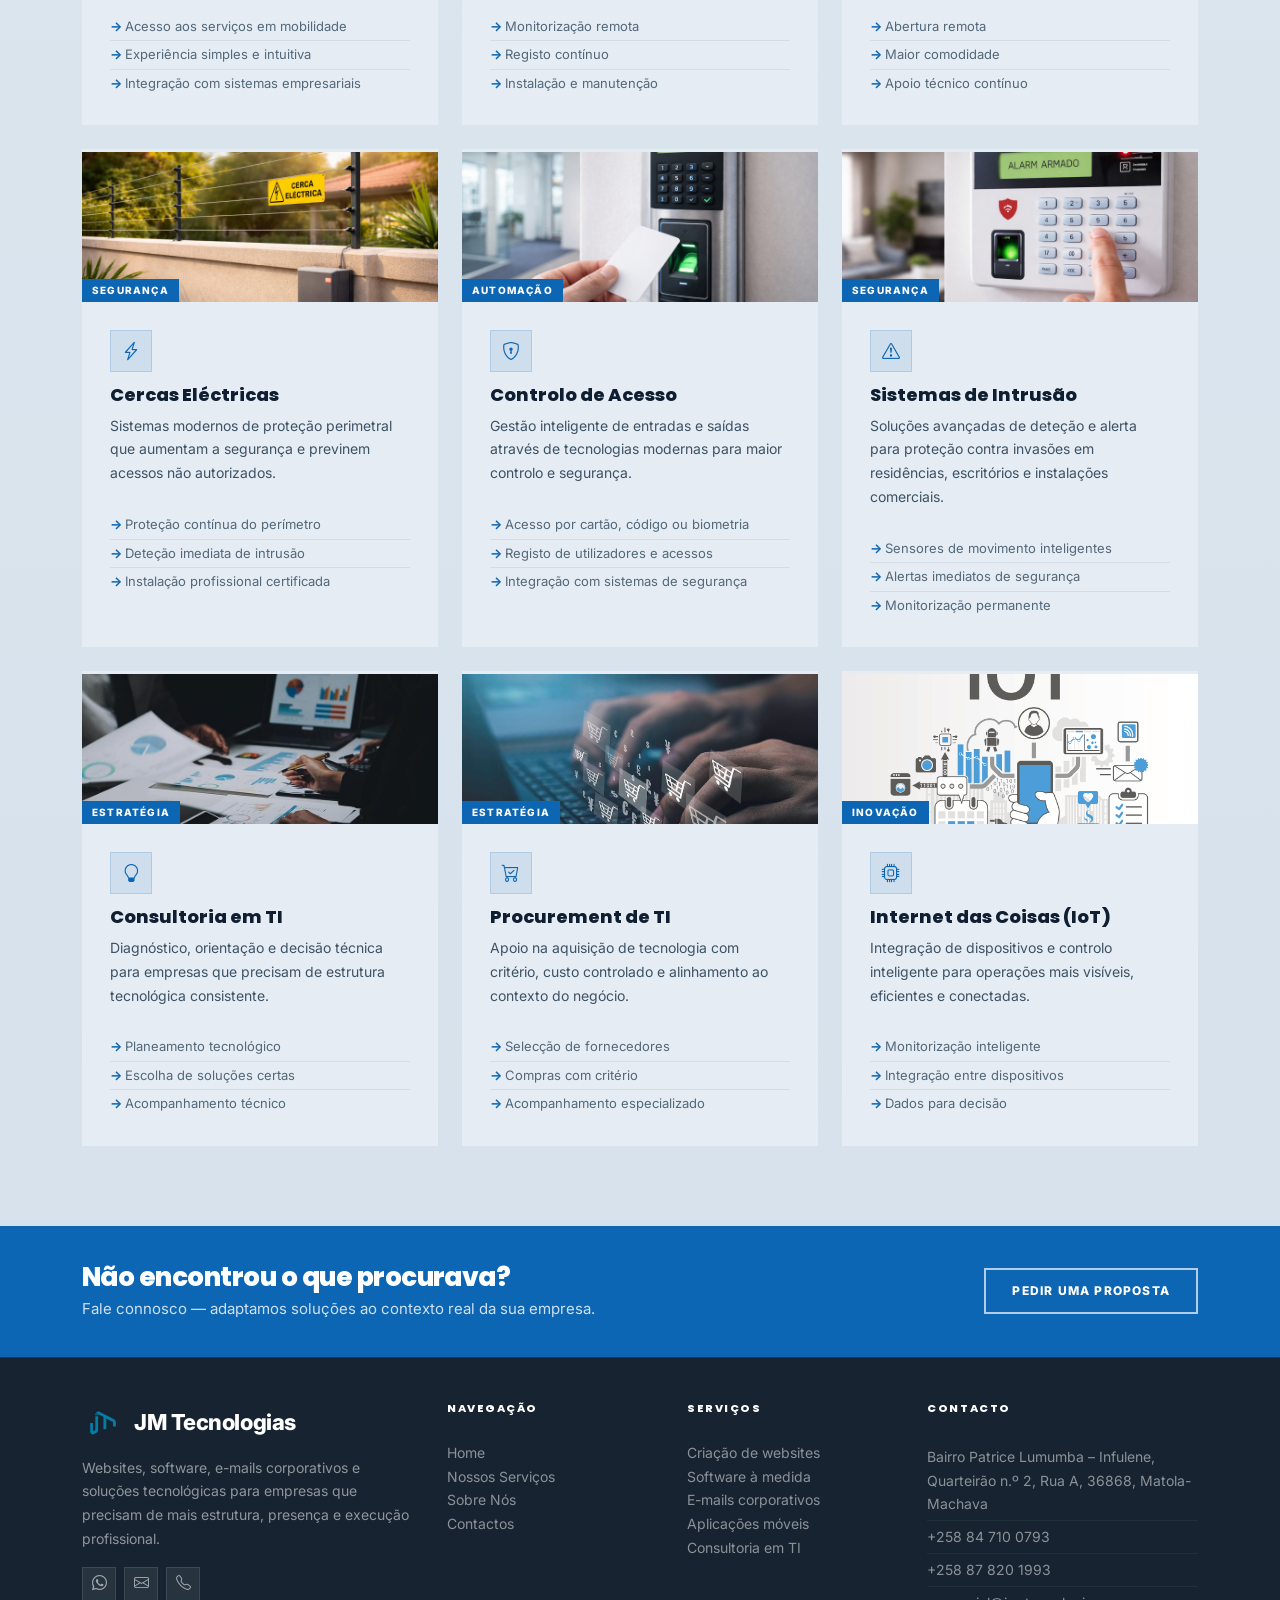
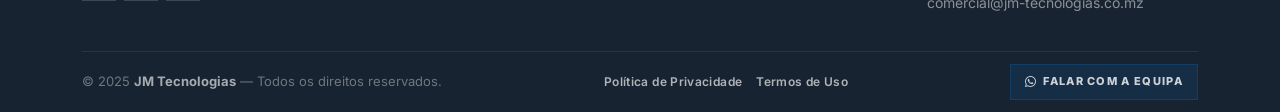
<file: servicos.html>
<!DOCTYPE html>
<html lang="pt">

<head>
  <meta charset="utf-8">
  <meta content="width=device-width, initial-scale=1.0" name="viewport">
  <title>JM Tecnologias | Nossos Serviços</title>
  <meta name="description"
    content="JM Tecnologias oferece websites, software à medida, e-mails corporativos, aplicações móveis, consultoria em TI, vídeo vigilância, portões automáticos e IoT.">
  <meta name="keywords"
    content="JM Tecnologias, websites, software à medida, emails corporativos, TI, segurança electrónica, automação, Matola, Moçambique">
  <link href="assets/img/favicon.png" rel="icon">
  <link href="assets/img/apple-touch-icon.png" rel="apple-touch-icon">
  <link href="https://fonts.googleapis.com" rel="preconnect">
  <link href="https://fonts.gstatic.com" rel="preconnect" crossorigin>
  <link
    href="https://fonts.googleapis.com/css2?family=Inter:wght@400;500;600;700;800&family=Poppins:wght@500;600;700;800&display=swap"
    rel="stylesheet">
  <link href="assets/vendor/bootstrap/css/bootstrap.min.css" rel="stylesheet">
  <link href="assets/vendor/bootstrap-icons/bootstrap-icons.css" rel="stylesheet">
  <link href="assets/vendor/aos/aos.css" rel="stylesheet">
  <link href="assets/vendor/glightbox/css/glightbox.min.css" rel="stylesheet">
  <link href="assets/vendor/swiper/swiper-bundle.min.css" rel="stylesheet">
  <link href="assets/css/main.css" rel="stylesheet">
  <link href="assets/css/jm-custom.css" rel="stylesheet">
</head>

<body class="servicos-page">

  <header id="header" class="header d-flex align-items-center fixed-top jm-header">
    <div
      class="container-fluid container-xl position-relative d-flex align-items-center justify-content-between jm-header-inner">
      <a href="index.html" class="logo d-flex align-items-center jm-logo" aria-label="JM Tecnologias">
        <img src="assets/img/isotipo.svg" alt="" class="jm-logo-mark" aria-hidden="true">
        <span class="sitename">JM Tecnologias</span>
      </a>
      <nav id="navmenu" class="navmenu jm-navmenu" aria-label="Navegação principal">
        <ul>
          <li><a href="index.html">Home</a></li>
          <li><a href="servicos.html" class="active" aria-current="page">Nossos Serviços</a></li>
          <li><a href="sobre.html">Sobre Nós</a></li>
          <li><a href="produtos.html">Produtos</a></li>
          <li><a href="contactos.html">Contactos</a></li>
          <li class="nav-cta-item"><a href="contactos.html#formulario" class="nav-cta-link">Solicitar proposta</a></li>
          <li class="mobile-menu-extra">
            <div class="mobile-menu-extra-card" aria-label="Contacto rápido da empresa">
              <span class="mobile-menu-extra-label">Contacto rápido</span>
              <div class="mobile-menu-socials">
                <a href="https://wa.me/258847100793" target="_blank" rel="noopener noreferrer"
                  aria-label="WhatsApp da empresa"><i class="bi bi-whatsapp" aria-hidden="true"></i></a>
                <a href="mailto:comercial@jm-tecnologias.co.mz" aria-label="Enviar e-mail"><i class="bi bi-envelope"
                    aria-hidden="true"></i></a>
                <a href="tel:+258847100793" aria-label="Ligar para a empresa"><i class="bi bi-telephone"
                    aria-hidden="true"></i></a>
              </div>
            </div>
          </li>
        </ul>
      </nav>
      <button type="button" class="mobile-nav-toggle d-xl-none" aria-label="Abrir menu" aria-expanded="false">
        <span></span><span></span><span></span>
      </button>
    </div>
  </header>

  <main class="jm-main">

    <!-- PAGE HERO -->
    <section class="page-hero page-hero-services" aria-label="Nossos Serviços">
      <div class="page-hero-bg" style="background-image:url('assets/img/testimonials-bg.jpg')" aria-hidden="true"></div>
      <div class="page-hero-layer" aria-hidden="true"></div>
      <div class="container position-relative">
        <div class="page-hero-copy" data-aos="fade-up">
          <span class="section-kicker">Nossos Serviços</span>
          <h1>Serviços para imagem, operação e crescimento.</h1>
          <p>Da presença institucional online à organização interna da empresa, entregamos soluções com aplicação
            prática e leitura profissional.</p>
        </div>
      </div>
    </section>

    <!-- SERVIÇOS DIGITAIS -->
    <section class="section-shell tone-soft" aria-labelledby="digital-heading">
      <div class="container">
        <div class="section-heading" data-aos="fade-up">
          <span class="section-kicker">Digital em primeiro</span>
          <h2 id="digital-heading">Presença, comunicação e sistemas.</h2>
          <p>Websites, software à medida e e-mails corporativos são a base da nossa proposta para empresas que querem
            transmitir mais estrutura e confiança.</p>
        </div>
        <div class="row g-4 services-page-grid">
          <div class="col-lg-4 col-md-6 d-flex" data-aos="fade-up">
            <article class="service-page-card w-100">
              <div class="service-page-media" style="background-image:url('assets/img/gallery/website-creation.jpeg')">
                <div class="service-page-badge">Serviço digital</div>
              </div>
              <div class="service-page-body">
                <div class="service-page-icon"><i class="bi bi-globe2" aria-hidden="true"></i></div>
                <h3>Criação de Websites</h3>
                <p>Presença digital profissional orientada para credibilidade, visibilidade e crescimento online da
                  empresa.</p>
                <ul>
                  <li>Imagem institucional profissional</li>
                  <li>Design rápido e responsivo</li>
                  <li>Estrutura orientada a conversão</li>
                </ul>
              </div>
            </article>
          </div>
          <div class="col-lg-4 col-md-6 d-flex" data-aos="fade-up">
            <article class="service-page-card w-100">
              <div class="service-page-media" style="background-image:url('assets/img/gallery/software-medida.jpg')">
                <div class="service-page-badge">Serviço digital</div>
              </div>
              <div class="service-page-body">
                <div class="service-page-icon"><i class="bi bi-code-slash" aria-hidden="true"></i></div>
                <h3>Software à Medida</h3>
                <p>Soluções tecnológicas desenvolvidas de acordo com os processos reais da empresa para aumentar
                  controlo e eficiência operacional.</p>
                <ul>
                  <li>Automação de processos internos</li>
                  <li>Sistemas personalizados</li>
                  <li>Escalabilidade para crescimento</li>
                </ul>
              </div>
            </article>
          </div>
          <div class="col-lg-4 col-md-6 d-flex" data-aos="fade-up">
            <article class="service-page-card w-100">
              <div class="service-page-media"
                style="background-image:url('assets/img/gallery/E-mails-Corporativos.png')">
                <div class="service-page-badge">Serviço digital</div>
              </div>
              <div class="service-page-body">
                <div class="service-page-icon"><i class="bi bi-envelope-at" aria-hidden="true"></i></div>
                <h3>E-mails Corporativos</h3>
                <p>Comunicação profissional com domínio próprio para reforçar identidade, confiança e organização
                  empresarial.</p>
                <ul>
                  <li>Domínio institucional personalizado</li>
                  <li>Gestão centralizada de contas</li>
                  <li>Segurança e fiabilidade empresarial</li>
                </ul>
              </div>
            </article>
          </div>
          <div class="col-lg-4 col-md-6 d-flex" data-aos="fade-up">
            <article class="service-page-card w-100">
              <div class="service-page-media" style="background-image:url('assets/img/gallery/Aplicações-Móveis.jpg')">
                <div class="service-page-badge">Serviço digital</div>
              </div>
              <div class="service-page-body">
                <div class="service-page-icon"><i class="bi bi-phone" aria-hidden="true"></i></div>
                <h3>Aplicações Móveis</h3>
                <p>Soluções móveis que aproximam empresas, equipas e clientes através de experiências digitais práticas
                  e eficientes.</p>
                <ul>
                  <li>Acesso aos serviços em mobilidade</li>
                  <li>Experiência simples e intuitiva</li>
                  <li>Integração com sistemas empresariais</li>
                </ul>
              </div>
            </article>
          </div>
          <div class="col-lg-4 col-md-6 d-flex" data-aos="fade-up">
            <article class="service-page-card w-100">
              <div class="service-page-media" style="background-image:url('assets/img/gallery/Vídeo-Vigilância.jpg')">
                <div class="service-page-badge">Segurança</div>
              </div>
              <div class="service-page-body">
                <div class="service-page-icon"><i class="bi bi-camera-video" aria-hidden="true"></i></div>
                <h3>Vídeo Vigilância</h3>
                <p>Monitorização e protecção com sistemas de vídeo vigilância para reforçar controlo, prevenção e
                  segurança.</p>
                <ul>
                  <li>Monitorização remota</li>
                  <li>Registo contínuo</li>
                  <li>Instalação e manutenção</li>
                </ul>
              </div>
            </article>
          </div>
          <div class="col-lg-4 col-md-6 d-flex" data-aos="fade-up">
            <article class="service-page-card w-100">
              <div class="service-page-media"
                style="background-image:url('assets/img/gallery/Portões-Automáticos.jpg')">
                <div class="service-page-badge">Automação</div>
              </div>
              <div class="service-page-body">
                <div class="service-page-icon"><i class="bi bi-door-closed" aria-hidden="true"></i></div>
                <h3>Portões Automáticos</h3>
                <p>Soluções de automação para acesso mais seguro, funcional e cómodo em residências e empresas.</p>
                <ul>
                  <li>Abertura remota</li>
                  <li>Maior comodidade</li>
                  <li>Apoio técnico contínuo</li>
                </ul>
              </div>
            </article>
          </div>
          <div class="col-lg-4 col-md-6 d-flex" data-aos="fade-up">
            <article class="service-page-card w-100">
              <div class="service-page-media" style="background-image:url('assets/img/gallery/Cercas-Electricas.png')">
                <div class="service-page-badge">Segurança</div>
              </div>
              <div class="service-page-body">
                <div class="service-page-icon"><i class="bi bi-lightning-charge" aria-hidden="true"></i></div>
                <h3>Cercas Eléctricas</h3>
                <p>Sistemas modernos de proteção perimetral que aumentam a segurança e previnem acessos não autorizados.
                </p>
                <ul>
                  <li>Proteção contínua do perímetro</li>
                  <li>Deteção imediata de intrusão</li>
                  <li>Instalação profissional certificada</li>
                </ul>
              </div>
            </article>
          </div>
          <div class="col-lg-4 col-md-6 d-flex" data-aos="fade-up">
            <article class="service-page-card w-100">
              <div class="service-page-media" style="background-image:url('assets/img/gallery/Controlo-Acesso.png')">
                <div class="service-page-badge">Automação</div>
              </div>
              <div class="service-page-body">
                <div class="service-page-icon"><i class="bi bi-shield-lock" aria-hidden="true"></i></div>
                <h3>Controlo de Acesso</h3>
                <p>Gestão inteligente de entradas e saídas através de tecnologias modernas para maior controlo e
                  segurança.</p>
                <ul>
                  <li>Acesso por cartão, código ou biometria</li>
                  <li>Registo de utilizadores e acessos</li>
                  <li>Integração com sistemas de segurança</li>
                </ul>
              </div>
            </article>
          </div>
          <div class="col-lg-4 col-md-6 d-flex" data-aos="fade-up">
            <article class="service-page-card w-100">
              <div class="service-page-media" style="background-image:url('assets/img/gallery/Sistemas-Intrusao.png')">
                <div class="service-page-badge">Segurança</div>
              </div>
              <div class="service-page-body">
                <div class="service-page-icon"><i class="bi bi-exclamation-triangle" aria-hidden="true"></i></div>
                <h3>Sistemas de Intrusão</h3>
                <p>Soluções avançadas de deteção e alerta para proteção contra invasões em residências, escritórios e
                  instalações comerciais.</p>
                <ul>
                  <li>Sensores de movimento inteligentes</li>
                  <li>Alertas imediatos de segurança</li>
                  <li>Monitorização permanente</li>
                </ul>
              </div>
            </article>
          </div>
          <div class="col-lg-4 col-md-6 d-flex" data-aos="fade-up">
            <article class="service-page-card w-100">
              <div class="service-page-media" style="background-image:url('assets/img/gallery/Consultoria-TI.jpg')">
                <div class="service-page-badge">Estratégia</div>
              </div>
              <div class="service-page-body">
                <div class="service-page-icon"><i class="bi bi-lightbulb" aria-hidden="true"></i></div>
                <h3>Consultoria em TI</h3>
                <p>Diagnóstico, orientação e decisão técnica para empresas que precisam de estrutura tecnológica
                  consistente.</p>
                <ul>
                  <li>Planeamento tecnológico</li>
                  <li>Escolha de soluções certas</li>
                  <li>Acompanhamento técnico</li>
                </ul>
              </div>
            </article>
          </div>
          <div class="col-lg-4 col-md-6 d-flex" data-aos="fade-up">
            <article class="service-page-card w-100">
              <div class="service-page-media" style="background-image:url('assets/img/gallery/Procurement-TI.jpg')">
                <div class="service-page-badge">Estratégia</div>
              </div>
              <div class="service-page-body">
                <div class="service-page-icon"><i class="bi bi-cart-check" aria-hidden="true"></i></div>
                <h3>Procurement de TI</h3>
                <p>Apoio na aquisição de tecnologia com critério, custo controlado e alinhamento ao contexto do negócio.
                </p>
                <ul>
                  <li>Selecção de fornecedores</li>
                  <li>Compras com critério</li>
                  <li>Acompanhamento especializado</li>
                </ul>
              </div>
            </article>
          </div>
          <div class="col-lg-4 col-md-6 d-flex" data-aos="fade-up">
            <article class="service-page-card w-100">
              <div class="service-page-media" style="background-image:url('assets/img/gallery/Internet-Coisas.jpg')">
                <div class="service-page-badge">Inovação</div>
              </div>
              <div class="service-page-body">
                <div class="service-page-icon"><i class="bi bi-cpu" aria-hidden="true"></i></div>
                <h3>Internet das Coisas (IoT)</h3>
                <p>Integração de dispositivos e controlo inteligente para operações mais visíveis, eficientes e
                  conectadas.</p>
                <ul>
                  <li>Monitorização inteligente</li>
                  <li>Integração entre dispositivos</li>
                  <li>Dados para decisão</li>
                </ul>
              </div>
            </article>
          </div>
        </div>
      </div>
    </section>

    <!-- CTA STRIP -->
    <div class="cta-strip">
      <div class="container">
        <div class="cta-strip-inner">
          <div class="cta-strip-text">
            <h3>Não encontrou o que procurava?</h3>
            <p>Fale connosco — adaptamos soluções ao contexto real da sua empresa.</p>
          </div>
          <a href="contactos.html#formulario" class="btn-corporate btn-corporate-secondary">Pedir uma proposta</a>
        </div>
      </div>
    </div>

  </main>

  <footer id="footer" class="footer footer-corporate">
    <div class="container">
      <div class="footer-main-grid">
        <div class="footer-brand-col">
          <a href="index.html" class="logo d-flex align-items-center jm-logo footer-logo" aria-label="JM Tecnologias">
            <img src="assets/img/isotipo.svg" alt="" class="jm-logo-mark" aria-hidden="true">
            <span class="sitename">JM Tecnologias</span>
          </a>
          <p>Websites, software, e-mails corporativos e soluções tecnológicas para empresas que precisam de mais
            estrutura, presença e execução profissional.</p>
          <div class="footer-brand-social">
            <a href="https://wa.me/258847100793" target="_blank" rel="noopener noreferrer" class="footer-social-link"
              aria-label="WhatsApp"><i class="bi bi-whatsapp" aria-hidden="true"></i></a>
            <a href="mailto:comercial@jm-tecnologias.co.mz" class="footer-social-link" aria-label="E-mail"><i
                class="bi bi-envelope" aria-hidden="true"></i></a>
            <a href="tel:+258847100793" class="footer-social-link" aria-label="Telefone"><i class="bi bi-telephone"
                aria-hidden="true"></i></a>
          </div>
        </div>
        <div class="footer-links-col">
          <h4>Navegação</h4>
          <ul>
            <li><a href="index.html">Home</a></li>
            <li><a href="servicos.html">Nossos Serviços</a></li>
            <li><a href="sobre.html">Sobre Nós</a></li>
            <li><a href="contactos.html">Contactos</a></li>
          </ul>
        </div>
        <div class="footer-links-col">
          <h4>Serviços</h4>
          <ul>
            <li><a href="servicos.html">Criação de websites</a></li>
            <li><a href="servicos.html">Software à medida</a></li>
            <li><a href="servicos.html">E-mails corporativos</a></li>
            <li><a href="servicos.html">Aplicações móveis</a></li>
            <li><a href="servicos.html">Consultoria em TI</a></li>
          </ul>
        </div>
        <div class="footer-links-col">
          <h4>Contacto</h4>
          <ul class="footer-contact-list">
            <li>Bairro Patrice Lumumba – Infulene, Quarteirão n.º 2, Rua A, 36868, Matola-Machava</li>
            <li><a href="tel:+258847100793">+258 84 710 0793</a></li>
            <li><a href="tel:+258878201993">+258 87 820 1993</a></li>
            <li><a href="mailto:comercial@jm-tecnologias.co.mz">comercial@jm-tecnologias.co.mz</a></li>
          </ul>
        </div>
      </div>
      <div class="footer-bottom-row">
        <p>© 2025 <strong>JM Tecnologias</strong> — Todos os direitos reservados.</p>
        <div class="footer-legal-links">
          <a href="politica-privacidade.html">Política de Privacidade</a>
          <a href="termos-condicoes.html">Termos de Uso</a>
        </div>
        <a class="footer-inline-cta" href="https://wa.me/258847100793" target="_blank" rel="noopener noreferrer">
          <i class="bi bi-whatsapp" aria-hidden="true"></i> Falar com a equipa
        </a>
      </div>
    </div>
  </footer>

  <div class="floating-actions" aria-label="Ações rápidas">
    <a href="https://wa.me/258847100793" target="_blank" rel="noopener noreferrer" class="whatsapp-float"
      aria-label="Contactar por WhatsApp"><i class="bi bi-whatsapp" aria-hidden="true"></i></a>
    <a href="#" id="scroll-top" class="scroll-top d-flex align-items-center justify-content-center"
      aria-label="Voltar ao topo"><i class="bi bi-arrow-up-short" aria-hidden="true"></i></a>
  </div>
  <div id="preloader" aria-hidden="true"></div>

  <script src="assets/vendor/bootstrap/js/bootstrap.bundle.min.js"></script>
  <script src="assets/vendor/aos/aos.js"></script>
  <script src="assets/vendor/glightbox/js/glightbox.min.js"></script>
  <script src="assets/vendor/purecounter/purecounter_vanilla.js"></script>
  <script src="assets/vendor/swiper/swiper-bundle.min.js"></script>
  <script src="assets/js/main.js"></script>
  <script src="assets/js/jm-custom.js"></script>
</body>

</html>
</file>
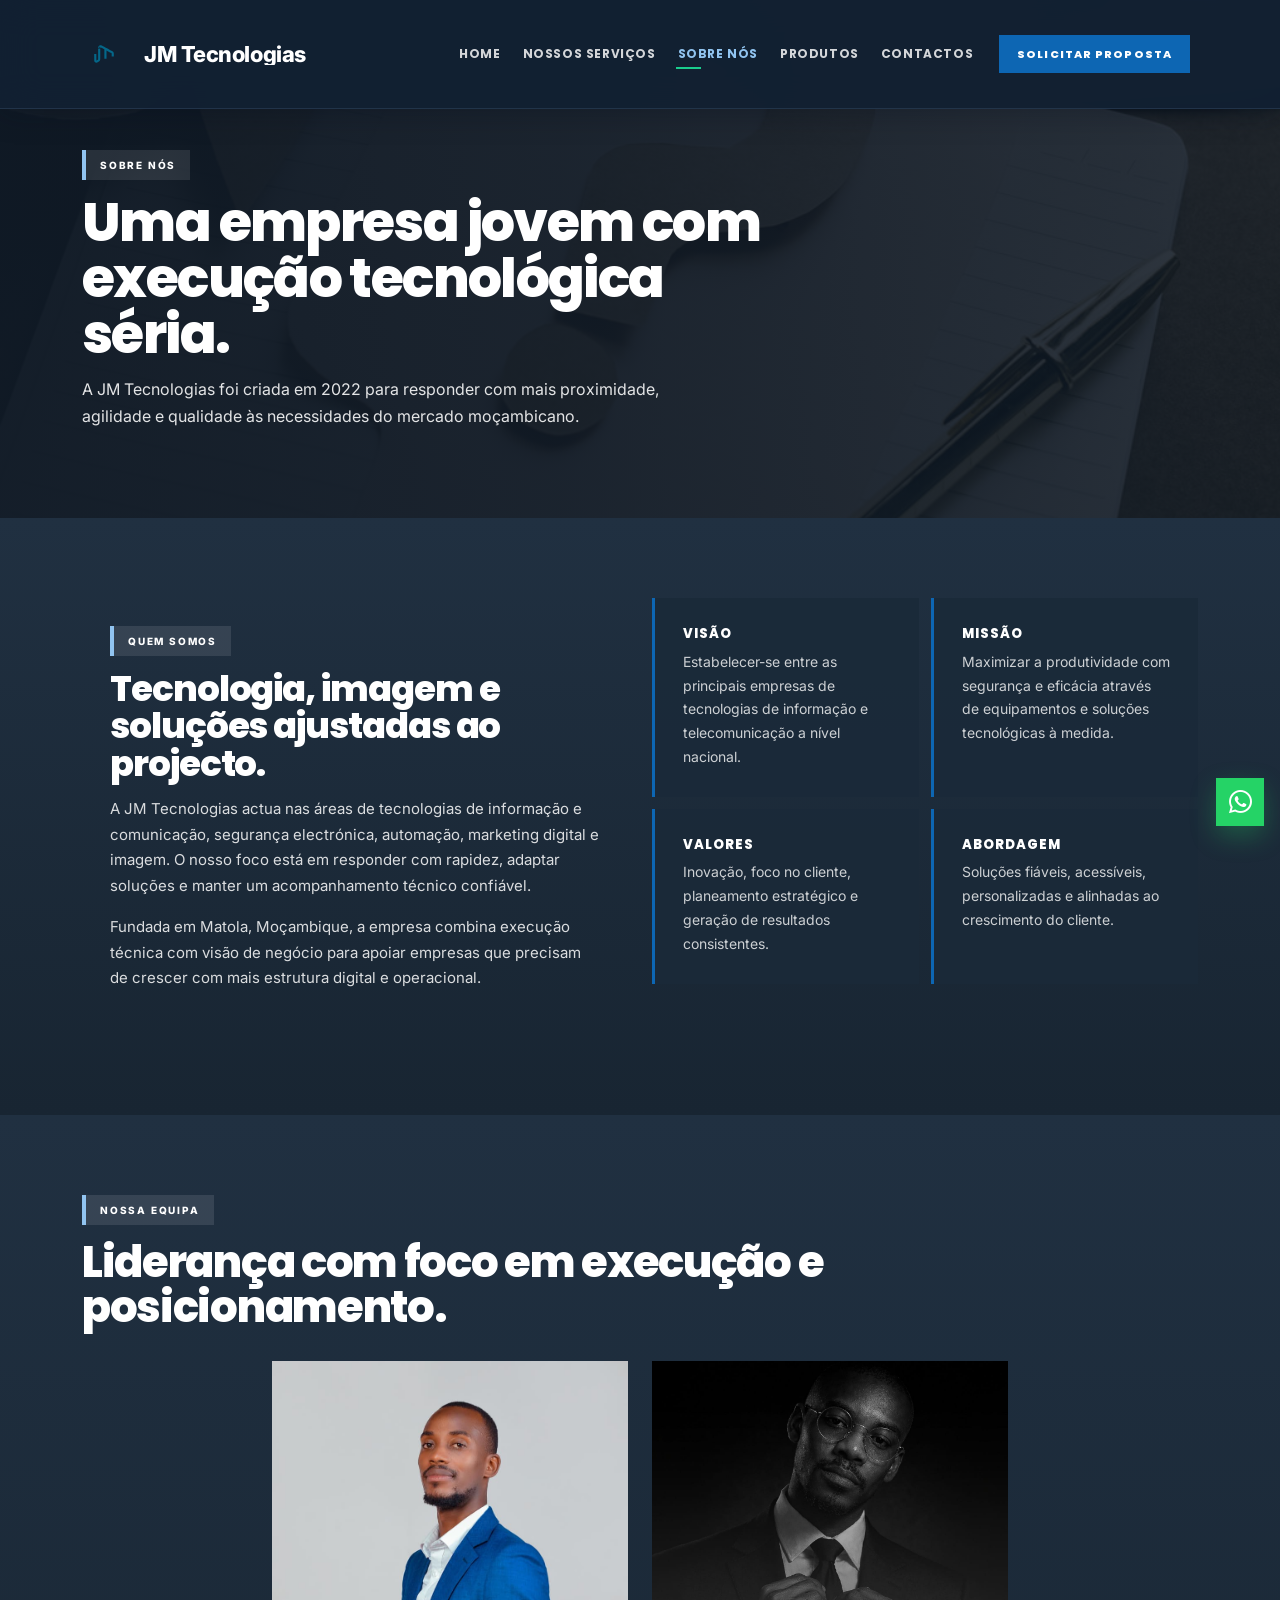
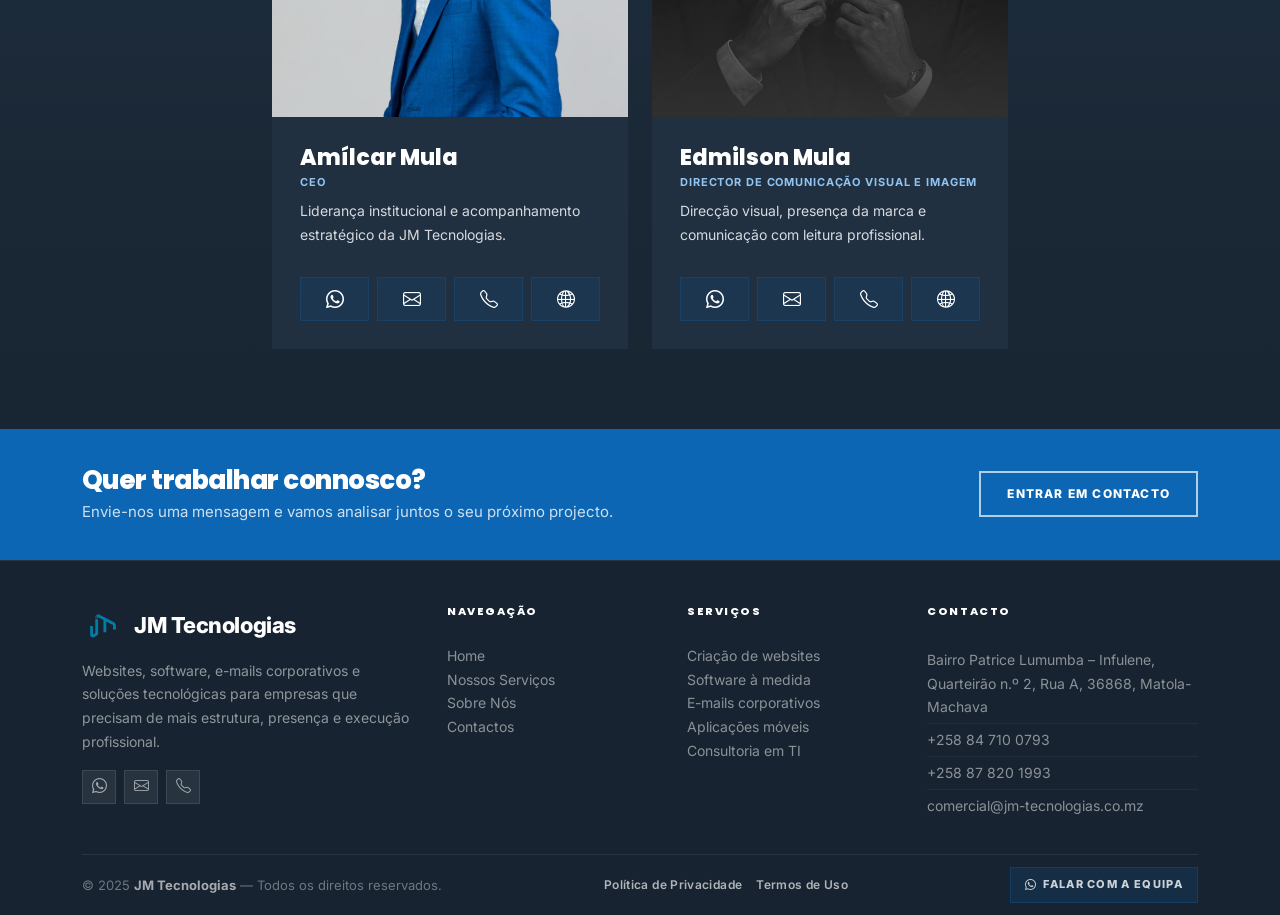
<file: sobre.html>
<!DOCTYPE html>
<html lang="pt">
<head>
  <meta charset="utf-8">
  <meta content="width=device-width, initial-scale=1.0" name="viewport">
  <title>JM Tecnologias | Sobre Nós</title>
  <meta name="description" content="Conheça a JM Tecnologias – empresa de tecnologia em Moçambique fundada em 2022, focada em websites, software à medida e soluções digitais corporativas.">
  <meta name="keywords" content="JM Tecnologias, sobre, empresa, TI, Moçambique, Matola, Amílcar Mula">
  <link href="assets/img/favicon.png" rel="icon">
  <link href="assets/img/apple-touch-icon.png" rel="apple-touch-icon">
  <link href="https://fonts.googleapis.com" rel="preconnect">
  <link href="https://fonts.gstatic.com" rel="preconnect" crossorigin>
  <link href="https://fonts.googleapis.com/css2?family=Inter:wght@400;500;600;700;800&family=Poppins:wght@500;600;700;800&display=swap" rel="stylesheet">
  <link href="assets/vendor/bootstrap/css/bootstrap.min.css" rel="stylesheet">
  <link href="assets/vendor/bootstrap-icons/bootstrap-icons.css" rel="stylesheet">
  <link href="assets/vendor/aos/aos.css" rel="stylesheet">
  <link href="assets/vendor/glightbox/css/glightbox.min.css" rel="stylesheet">
  <link href="assets/vendor/swiper/swiper-bundle.min.css" rel="stylesheet">
  <link href="assets/css/main.css" rel="stylesheet">
  <link href="assets/css/jm-custom.css" rel="stylesheet">
</head>
<body class="sobre-page">

<header id="header" class="header d-flex align-items-center fixed-top jm-header">
  <div class="container-fluid container-xl position-relative d-flex align-items-center justify-content-between jm-header-inner">
    <a href="index.html" class="logo d-flex align-items-center jm-logo" aria-label="JM Tecnologias">
      <img src="assets/img/isotipo.svg" alt="" class="jm-logo-mark" aria-hidden="true">
      <span class="sitename">JM Tecnologias</span>
    </a>
    <nav id="navmenu" class="navmenu jm-navmenu" aria-label="Navegação principal">
      <ul>
        <li><a href="index.html">Home</a></li>
        <li><a href="servicos.html">Nossos Serviços</a></li>
        <li><a href="sobre.html" class="active" aria-current="page">Sobre Nós</a></li>
        <li><a href="produtos.html">Produtos</a></li>
        <li><a href="contactos.html">Contactos</a></li>
        <li class="nav-cta-item"><a href="contactos.html#formulario" class="nav-cta-link">Solicitar proposta</a></li>
        <li class="mobile-menu-extra">
          <div class="mobile-menu-extra-card" aria-label="Contacto rápido da empresa">
            <span class="mobile-menu-extra-label">Contacto rápido</span>
            <div class="mobile-menu-socials">
              <a href="https://wa.me/258847100793" target="_blank" rel="noopener noreferrer" aria-label="WhatsApp da empresa"><i class="bi bi-whatsapp" aria-hidden="true"></i></a>
              <a href="mailto:comercial@jm-tecnologias.co.mz" aria-label="Enviar e-mail"><i class="bi bi-envelope" aria-hidden="true"></i></a>
              <a href="tel:+258847100793" aria-label="Ligar para a empresa"><i class="bi bi-telephone" aria-hidden="true"></i></a>
            </div>
          </div>
        </li>
      </ul>
    </nav>
    <button type="button" class="mobile-nav-toggle d-xl-none" aria-label="Abrir menu" aria-expanded="false">
      <span></span><span></span><span></span>
    </button>
  </div>
</header>

<main class="jm-main">

  <!-- PAGE HERO -->
  <section class="page-hero page-hero-about" aria-label="Sobre Nós">
    <div class="page-hero-bg" style="background-image:url('assets/img/faq.jpg')" aria-hidden="true"></div>
    <div class="page-hero-layer" aria-hidden="true"></div>
    <div class="container position-relative">
      <div class="page-hero-copy" data-aos="fade-up">
        <span class="section-kicker">Sobre Nós</span>
        <h1>Uma empresa jovem com execução tecnológica séria.</h1>
        <p>A JM Tecnologias foi criada em 2022 para responder com mais proximidade, agilidade e qualidade às necessidades do mercado moçambicano.</p>
      </div>
    </div>
  </section>

  <!-- QUEM SOMOS + VALORES -->
  <section class="section-shell tone-dark" aria-labelledby="quem-somos-heading">
    <div class="container">
      <div class="row g-4 align-items-start">
        <div class="col-lg-6" data-aos="fade-up">
          <div class="info-panel">
            <span class="section-kicker">Quem somos</span>
            <h2 id="quem-somos-heading">Tecnologia, imagem e soluções ajustadas ao projecto.</h2>
            <p>A JM Tecnologias actua nas áreas de tecnologias de informação e comunicação, segurança electrónica, automação, marketing digital e imagem. O nosso foco está em responder com rapidez, adaptar soluções e manter um acompanhamento técnico confiável.</p>
            <p style="margin-top:14px;color:#3d5263;font-size:15px;line-height:1.7">Fundada em Matola, Moçambique, a empresa combina execução técnica com visão de negócio para apoiar empresas que precisam de crescer com mais estrutura digital e operacional.</p>
          </div>
        </div>
        <div class="col-lg-6" data-aos="fade-up" data-aos-delay="100">
          <div class="values-grid">
            <article class="value-card dark-card">
              <h3>Visão</h3>
              <p>Estabelecer-se entre as principais empresas de tecnologias de informação e telecomunicação a nível nacional.</p>
            </article>
            <article class="value-card dark-card">
              <h3>Missão</h3>
              <p>Maximizar a produtividade com segurança e eficácia através de equipamentos e soluções tecnológicas à medida.</p>
            </article>
            <article class="value-card dark-card">
              <h3>Valores</h3>
              <p>Inovação, foco no cliente, planeamento estratégico e geração de resultados consistentes.</p>
            </article>
            <article class="value-card dark-card">
              <h3>Abordagem</h3>
              <p>Soluções fiáveis, acessíveis, personalizadas e alinhadas ao crescimento do cliente.</p>
            </article>
          </div>
        </div>
      </div>
    </div>
  </section>

  <!-- EQUIPA -->
  <section class="section-shell tone-dark" aria-labelledby="equipa-heading">
    <div class="container">
      <div class="section-heading" data-aos="fade-up">
        <span class="section-kicker">Nossa Equipa</span>
        <h2 id="equipa-heading">Liderança com foco em execução e posicionamento.</h2>
      </div>
      <div class="row g-4 justify-content-center team-row">
        <div class="col-lg-4 col-md-6" data-aos="fade-up">
          <article class="team-card">
            <div class="team-card-media">
              <img src="assets/img/team/team-1.jpg" alt="Amílcar Mula — CEO da JM Tecnologias" loading="lazy">
            </div>
            <div class="team-card-body">
              <h3>Amílcar Mula</h3>
              <span>CEO</span>
              <p>Liderança institucional e acompanhamento estratégico da JM Tecnologias.</p>
            </div>
            <div class="team-card-social has-portfolio" aria-label="Canais da JM Tecnologias">
              <a href="https://wa.me/258847100793" target="_blank" rel="noopener noreferrer" aria-label="WhatsApp da empresa"><i class="bi bi-whatsapp" aria-hidden="true"></i></a>
              <a href="mailto:comercial@jm-tecnologias.co.mz" aria-label="E-mail da empresa"><i class="bi bi-envelope" aria-hidden="true"></i></a>
              <a href="tel:+258847100793" aria-label="Telefone da empresa"><i class="bi bi-telephone" aria-hidden="true"></i></a>
              <a href="#" target="_blank" rel="noopener noreferrer" class="team-portfolio-btn" aria-label="Ver portfólio de Amílcar Mula"><i class="bi bi-globe2" aria-hidden="true"></i></a>
            </div>
          </article>
        </div>
        <div class="col-lg-4 col-md-6" data-aos="fade-up" data-aos-delay="100">
          <article class="team-card">
            <div class="team-card-media">
              <img src="assets/img/team/team-2.jpg" alt="Edmilson Mula — Director de Comunicação Visual e Imagem" loading="lazy">
            </div>
            <div class="team-card-body">
              <h3>Edmilson Mula</h3>
              <span>Director de Comunicação Visual e Imagem</span>
              <p>Direcção visual, presença da marca e comunicação com leitura profissional.</p>
            </div>
            <div class="team-card-social has-portfolio" aria-label="Canais da JM Tecnologias">
              <a href="https://wa.me/258846342251" target="_blank" rel="noopener noreferrer" aria-label="WhatsApp da empresa"><i class="bi bi-whatsapp" aria-hidden="true"></i></a>
              <a href="mailto:mula.edmilson0@gmail.com" aria-label="E-mail da empresa"><i class="bi bi-envelope" aria-hidden="true"></i></a>
              <a href="tel:+258846342251" aria-label="Telefone da empresa"><i class="bi bi-telephone" aria-hidden="true"></i></a>
              <a href="https://edmilsonmula.info" target="_blank" rel="noopener noreferrer" class="team-portfolio-btn" aria-label="Ver portfólio de Edmilson Mula"><i class="bi bi-globe2" aria-hidden="true"></i></a>
            </div>
          </article>
        </div>
      </div>
    </div>
  </section>

  <!-- CTA STRIP -->
  <div class="cta-strip">
    <div class="container">
      <div class="cta-strip-inner">
        <div class="cta-strip-text">
          <h3>Quer trabalhar connosco?</h3>
          <p>Envie-nos uma mensagem e vamos analisar juntos o seu próximo projecto.</p>
        </div>
        <a href="contactos.html#formulario" class="btn-corporate btn-corporate-secondary">Entrar em contacto</a>
      </div>
    </div>
  </div>

</main>

<footer id="footer" class="footer footer-corporate">
  <div class="container">
    <div class="footer-main-grid">
      <div class="footer-brand-col">
        <a href="index.html" class="logo d-flex align-items-center jm-logo footer-logo" aria-label="JM Tecnologias">
          <img src="assets/img/isotipo.svg" alt="" class="jm-logo-mark" aria-hidden="true">
          <span class="sitename">JM Tecnologias</span>
        </a>
        <p>Websites, software, e-mails corporativos e soluções tecnológicas para empresas que precisam de mais estrutura, presença e execução profissional.</p>
        <div class="footer-brand-social">
          <a href="https://wa.me/258847100793" target="_blank" rel="noopener noreferrer" class="footer-social-link" aria-label="WhatsApp"><i class="bi bi-whatsapp" aria-hidden="true"></i></a>
          <a href="mailto:comercial@jm-tecnologias.co.mz" class="footer-social-link" aria-label="E-mail"><i class="bi bi-envelope" aria-hidden="true"></i></a>
          <a href="tel:+258847100793" class="footer-social-link" aria-label="Telefone"><i class="bi bi-telephone" aria-hidden="true"></i></a>
        </div>
      </div>
      <div class="footer-links-col">
        <h4>Navegação</h4>
        <ul>
          <li><a href="index.html">Home</a></li>
          <li><a href="servicos.html">Nossos Serviços</a></li>
          <li><a href="sobre.html">Sobre Nós</a></li>
          <li><a href="contactos.html">Contactos</a></li>
        </ul>
      </div>
      <div class="footer-links-col">
        <h4>Serviços</h4>
        <ul>
          <li><a href="servicos.html">Criação de websites</a></li>
          <li><a href="servicos.html">Software à medida</a></li>
          <li><a href="servicos.html">E-mails corporativos</a></li>
          <li><a href="servicos.html">Aplicações móveis</a></li>
          <li><a href="servicos.html">Consultoria em TI</a></li>
        </ul>
      </div>
      <div class="footer-links-col">
        <h4>Contacto</h4>
        <ul class="footer-contact-list">
          <li>Bairro Patrice Lumumba – Infulene, Quarteirão n.º 2, Rua A, 36868, Matola-Machava</li>
          <li><a href="tel:+258847100793">+258 84 710 0793</a></li>
          <li><a href="tel:+258878201993">+258 87 820 1993</a></li>
          <li><a href="mailto:comercial@jm-tecnologias.co.mz">comercial@jm-tecnologias.co.mz</a></li>
        </ul>
      </div>
    </div>
    <div class="footer-bottom-row">
      <p>© 2025 <strong>JM Tecnologias</strong> — Todos os direitos reservados.</p>
      <div class="footer-legal-links">
        <a href="politica-privacidade.html">Política de Privacidade</a>
        <a href="termos-condicoes.html">Termos de Uso</a>
      </div>
      <a class="footer-inline-cta" href="https://wa.me/258847100793" target="_blank" rel="noopener noreferrer">
        <i class="bi bi-whatsapp" aria-hidden="true"></i> Falar com a equipa
      </a>
    </div>
  </div>
</footer>

<div class="floating-actions" aria-label="Ações rápidas">
  <a href="https://wa.me/258847100793" target="_blank" rel="noopener noreferrer" class="whatsapp-float" aria-label="Contactar por WhatsApp"><i class="bi bi-whatsapp" aria-hidden="true"></i></a>
  <a href="#" id="scroll-top" class="scroll-top d-flex align-items-center justify-content-center" aria-label="Voltar ao topo"><i class="bi bi-arrow-up-short" aria-hidden="true"></i></a>
</div>
<div id="preloader" aria-hidden="true"></div>

<script src="assets/vendor/bootstrap/js/bootstrap.bundle.min.js"></script>
<script src="assets/vendor/aos/aos.js"></script>
<script src="assets/vendor/glightbox/js/glightbox.min.js"></script>
<script src="assets/vendor/purecounter/purecounter_vanilla.js"></script>
<script src="assets/vendor/swiper/swiper-bundle.min.js"></script>
<script src="assets/js/main.js"></script>
<script src="assets/js/jm-custom.js"></script>
</body>
</html>
</file>
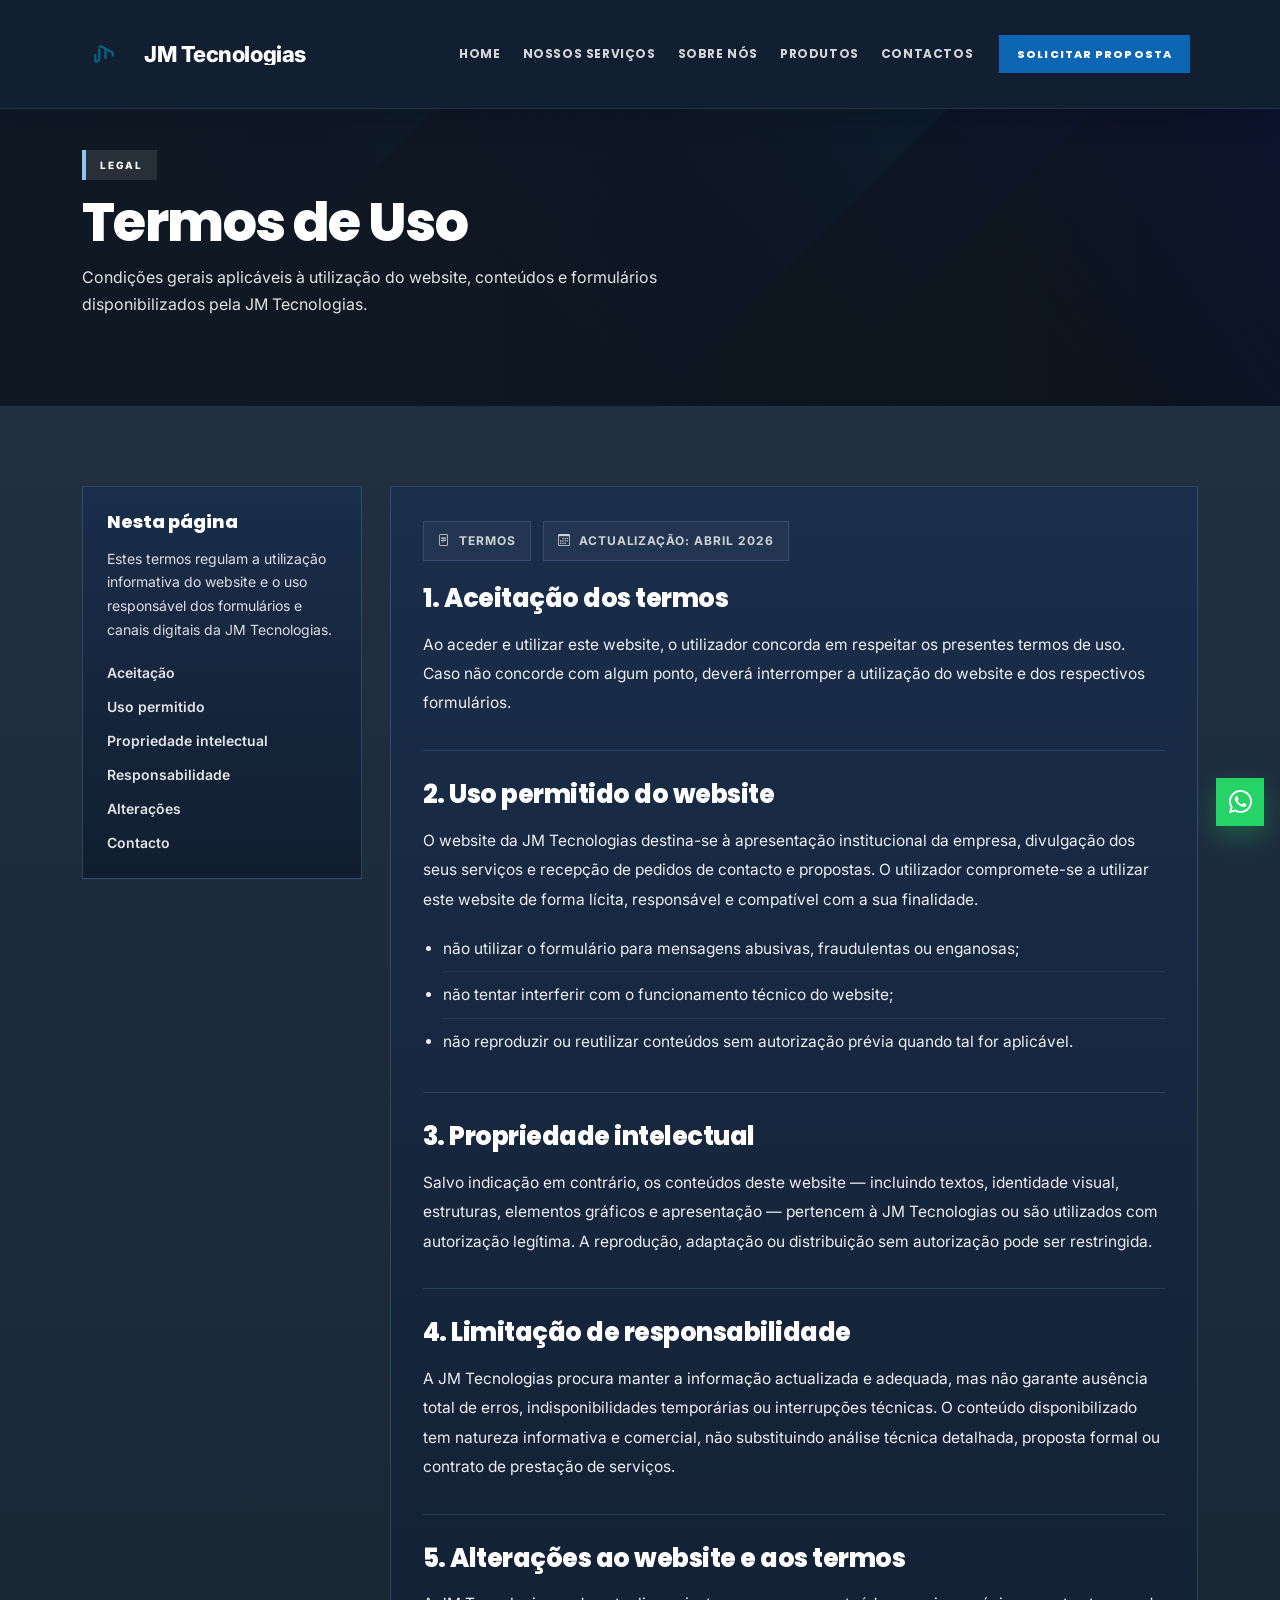
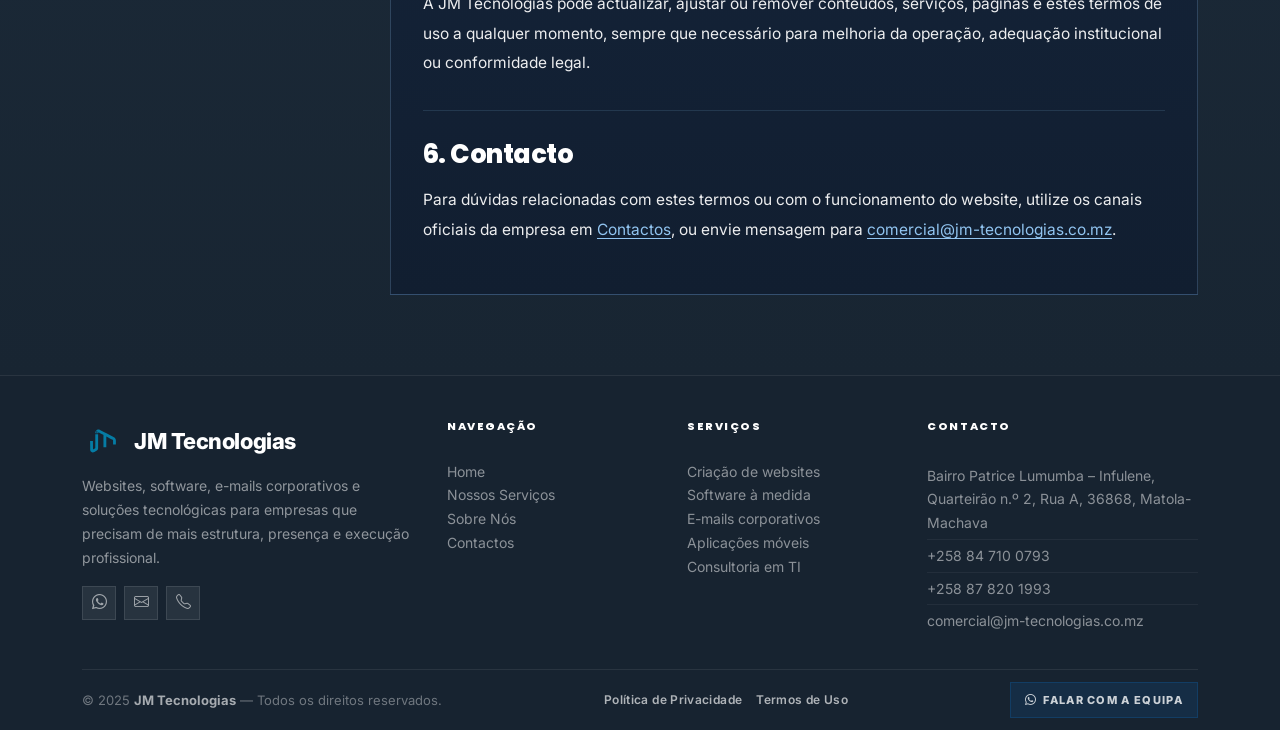
<file: termos-condicoes.html>
<!DOCTYPE html>
<html lang="pt">
<head>
  <meta charset="utf-8">
  <meta content="width=device-width, initial-scale=1.0" name="viewport">
  <title>JM Tecnologias | Termos de Uso</title>
  <meta name="description" content="Termos de uso do website da JM Tecnologias e condições gerais aplicáveis à utilização dos conteúdos e formulários disponibilizados online.">
  <link href="assets/img/favicon.png" rel="icon">
  <link href="assets/img/apple-touch-icon.png" rel="apple-touch-icon">
  <link href="https://fonts.googleapis.com" rel="preconnect">
  <link href="https://fonts.gstatic.com" rel="preconnect" crossorigin>
  <link href="https://fonts.googleapis.com/css2?family=Inter:wght@400;500;600;700;800&family=Poppins:wght@500;600;700;800&display=swap" rel="stylesheet">
  <link href="assets/vendor/bootstrap/css/bootstrap.min.css" rel="stylesheet">
  <link href="assets/vendor/bootstrap-icons/bootstrap-icons.css" rel="stylesheet">
  <link href="assets/vendor/aos/aos.css" rel="stylesheet">
  <link href="assets/vendor/glightbox/css/glightbox.min.css" rel="stylesheet">
  <link href="assets/vendor/swiper/swiper-bundle.min.css" rel="stylesheet">
  <link href="assets/css/main.css" rel="stylesheet">
  <link href="assets/css/jm-custom.css" rel="stylesheet">
</head>
<body class="legal-page termos-page">
<header id="header" class="header d-flex align-items-center fixed-top jm-header">
  <div class="container-fluid container-xl position-relative d-flex align-items-center justify-content-between jm-header-inner">
    <a href="index.html" class="logo d-flex align-items-center jm-logo" aria-label="JM Tecnologias">
      <img src="assets/img/isotipo.svg" alt="" class="jm-logo-mark" aria-hidden="true">
      <span class="sitename">JM Tecnologias</span>
    </a>
    <nav id="navmenu" class="navmenu jm-navmenu" aria-label="Navegação principal">
      <ul>
        <li><a href="index.html">Home</a></li>
        <li><a href="servicos.html">Nossos Serviços</a></li>
        <li><a href="sobre.html">Sobre Nós</a></li>
        <li><a href="produtos.html">Produtos</a></li>
        <li><a href="contactos.html">Contactos</a></li>
        <li class="nav-cta-item"><a href="contactos.html#formulario" class="nav-cta-link">Solicitar proposta</a></li>
      </ul>
    </nav>
    <button type="button" class="mobile-nav-toggle d-xl-none" aria-label="Abrir menu" aria-expanded="false">
      <span></span><span></span><span></span>
    </button>
  </div>
</header>
<main class="jm-main">
  <section class="page-hero page-hero-contact" aria-label="Termos de Uso">
    <div class="page-hero-bg" style="background-image:url('assets/img/hero-placeholder-4.jpg')" aria-hidden="true"></div>
    <div class="page-hero-layer" aria-hidden="true"></div>
    <div class="container position-relative">
      <div class="page-hero-copy" data-aos="fade-up">
        <span class="section-kicker">Legal</span>
        <h1>Termos de Uso</h1>
        <p>Condições gerais aplicáveis à utilização do website, conteúdos e formulários disponibilizados pela JM Tecnologias.</p>
      </div>
    </div>
  </section>

  <section class="section-shell tone-dark">
    <div class="container legal-layout">
      <aside class="legal-sidebar" data-aos="fade-up">
        <h3>Nesta página</h3>
        <p>Estes termos regulam a utilização informativa do website e o uso responsável dos formulários e canais digitais da JM Tecnologias.</p>
        <ul>
          <li><a href="#aceitacao">Aceitação</a></li>
          <li><a href="#uso">Uso permitido</a></li>
          <li><a href="#propriedade">Propriedade intelectual</a></li>
          <li><a href="#responsabilidade">Responsabilidade</a></li>
          <li><a href="#alteracoes">Alterações</a></li>
          <li><a href="#contacto">Contacto</a></li>
        </ul>
      </aside>

      <div class="legal-content" data-aos="fade-up" data-aos-delay="80">
        <div class="legal-meta">
          <span><i class="bi bi-file-text"></i> Termos</span>
          <span><i class="bi bi-calendar3"></i> Actualização: Abril 2026</span>
        </div>

        <section id="aceitacao">
          <h2>1. Aceitação dos termos</h2>
          <p>Ao aceder e utilizar este website, o utilizador concorda em respeitar os presentes termos de uso. Caso não concorde com algum ponto, deverá interromper a utilização do website e dos respectivos formulários.</p>
        </section>

        <section id="uso">
          <h2>2. Uso permitido do website</h2>
          <p>O website da JM Tecnologias destina-se à apresentação institucional da empresa, divulgação dos seus serviços e recepção de pedidos de contacto e propostas. O utilizador compromete-se a utilizar este website de forma lícita, responsável e compatível com a sua finalidade.</p>
          <ul>
            <li>não utilizar o formulário para mensagens abusivas, fraudulentas ou enganosas;</li>
            <li>não tentar interferir com o funcionamento técnico do website;</li>
            <li>não reproduzir ou reutilizar conteúdos sem autorização prévia quando tal for aplicável.</li>
          </ul>
        </section>

        <section id="propriedade">
          <h2>3. Propriedade intelectual</h2>
          <p>Salvo indicação em contrário, os conteúdos deste website — incluindo textos, identidade visual, estruturas, elementos gráficos e apresentação — pertencem à JM Tecnologias ou são utilizados com autorização legítima. A reprodução, adaptação ou distribuição sem autorização pode ser restringida.</p>
        </section>

        <section id="responsabilidade">
          <h2>4. Limitação de responsabilidade</h2>
          <p>A JM Tecnologias procura manter a informação actualizada e adequada, mas não garante ausência total de erros, indisponibilidades temporárias ou interrupções técnicas. O conteúdo disponibilizado tem natureza informativa e comercial, não substituindo análise técnica detalhada, proposta formal ou contrato de prestação de serviços.</p>
        </section>

        <section id="alteracoes">
          <h2>5. Alterações ao website e aos termos</h2>
          <p>A JM Tecnologias pode actualizar, ajustar ou remover conteúdos, serviços, páginas e estes termos de uso a qualquer momento, sempre que necessário para melhoria da operação, adequação institucional ou conformidade legal.</p>
        </section>

        <section id="contacto">
          <h2>6. Contacto</h2>
          <p>Para dúvidas relacionadas com estes termos ou com o funcionamento do website, utilize os canais oficiais da empresa em <a href="contactos.html">Contactos</a>, ou envie mensagem para <a href="mailto:comercial@jm-tecnologias.co.mz">comercial@jm-tecnologias.co.mz</a>.</p>
        </section>
      </div>
    </div>
  </section>
</main>
<footer id="footer" class="footer footer-corporate">
  <div class="container">
    <div class="footer-main-grid">
      <div class="footer-brand-col">
        <a href="index.html" class="logo d-flex align-items-center jm-logo footer-logo" aria-label="JM Tecnologias">
          <img src="assets/img/isotipo.svg" alt="" class="jm-logo-mark" aria-hidden="true">
          <span class="sitename">JM Tecnologias</span>
        </a>
        <p>Websites, software, e-mails corporativos e soluções tecnológicas para empresas que precisam de mais estrutura, presença e execução profissional.</p>
        <div class="footer-brand-social">
          <a href="https://wa.me/258847100793" target="_blank" rel="noopener noreferrer" class="footer-social-link" aria-label="WhatsApp"><i class="bi bi-whatsapp" aria-hidden="true"></i></a>
          <a href="mailto:comercial@jm-tecnologias.co.mz" class="footer-social-link" aria-label="E-mail"><i class="bi bi-envelope" aria-hidden="true"></i></a>
          <a href="tel:+258847100793" class="footer-social-link" aria-label="Telefone"><i class="bi bi-telephone" aria-hidden="true"></i></a>
        </div>
      </div>
      <div class="footer-links-col">
        <h4>Navegação</h4>
        <ul>
          <li><a href="index.html">Home</a></li>
          <li><a href="servicos.html">Nossos Serviços</a></li>
          <li><a href="sobre.html">Sobre Nós</a></li>
          <li><a href="contactos.html">Contactos</a></li>
        </ul>
      </div>
      <div class="footer-links-col">
        <h4>Serviços</h4>
        <ul>
          <li><a href="servicos.html">Criação de websites</a></li>
          <li><a href="servicos.html">Software à medida</a></li>
          <li><a href="servicos.html">E-mails corporativos</a></li>
          <li><a href="servicos.html">Aplicações móveis</a></li>
          <li><a href="servicos.html">Consultoria em TI</a></li>
        </ul>
      </div>
      <div class="footer-links-col">
        <h4>Contacto</h4>
        <ul class="footer-contact-list">
          <li>Bairro Patrice Lumumba – Infulene, Quarteirão n.º 2, Rua A, 36868, Matola-Machava</li>
          <li><a href="tel:+258847100793">+258 84 710 0793</a></li>
          <li><a href="tel:+258878201993">+258 87 820 1993</a></li>
          <li><a href="mailto:comercial@jm-tecnologias.co.mz">comercial@jm-tecnologias.co.mz</a></li>
        </ul>
      </div>
    </div>
    <div class="footer-bottom-row">
      <p>© 2025 <strong>JM Tecnologias</strong> — Todos os direitos reservados.</p>
      <div class="footer-legal-links">
        <a href="politica-privacidade.html">Política de Privacidade</a>
        <a href="termos-condicoes.html">Termos de Uso</a>
      </div>
      <a class="footer-inline-cta" href="https://wa.me/258847100793" target="_blank" rel="noopener noreferrer">
        <i class="bi bi-whatsapp" aria-hidden="true"></i> Falar com a equipa
      </a>
    </div>
  </div>
</footer>

<div class="floating-actions" aria-label="Ações rápidas">
  <a href="https://wa.me/258847100793" target="_blank" rel="noopener noreferrer" class="whatsapp-float" aria-label="Contactar por WhatsApp"><i class="bi bi-whatsapp" aria-hidden="true"></i></a>
  <a href="#" id="scroll-top" class="scroll-top d-flex align-items-center justify-content-center" aria-label="Voltar ao topo"><i class="bi bi-arrow-up-short" aria-hidden="true"></i></a>
</div>
<div id="preloader" aria-hidden="true"></div>

<script src="assets/vendor/bootstrap/js/bootstrap.bundle.min.js"></script>
<script src="assets/vendor/aos/aos.js"></script>
<script src="assets/vendor/glightbox/js/glightbox.min.js"></script>
<script src="assets/vendor/purecounter/purecounter_vanilla.js"></script>
<script src="assets/vendor/swiper/swiper-bundle.min.js"></script>
<script src="assets/js/main.js"></script>
<script src="assets/js/jm-custom.js"></script>
</body>
</html>
</file>
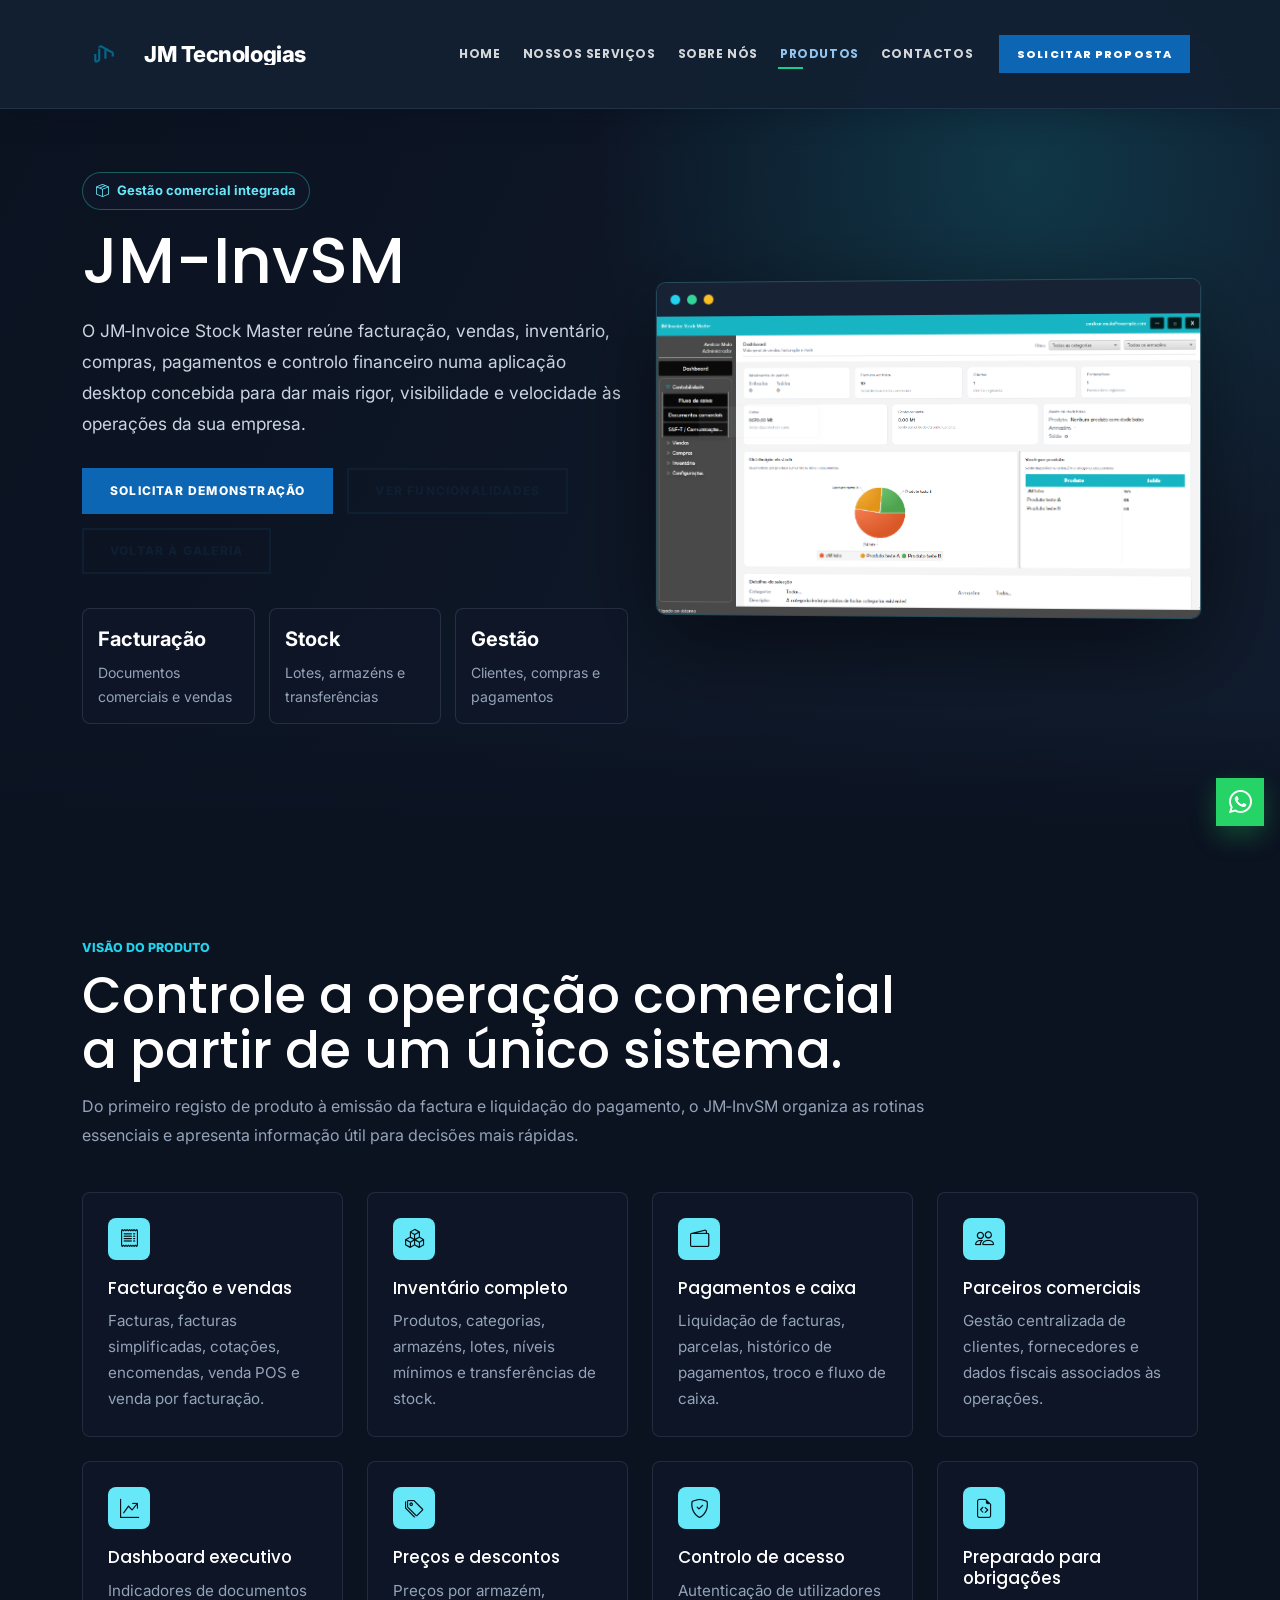
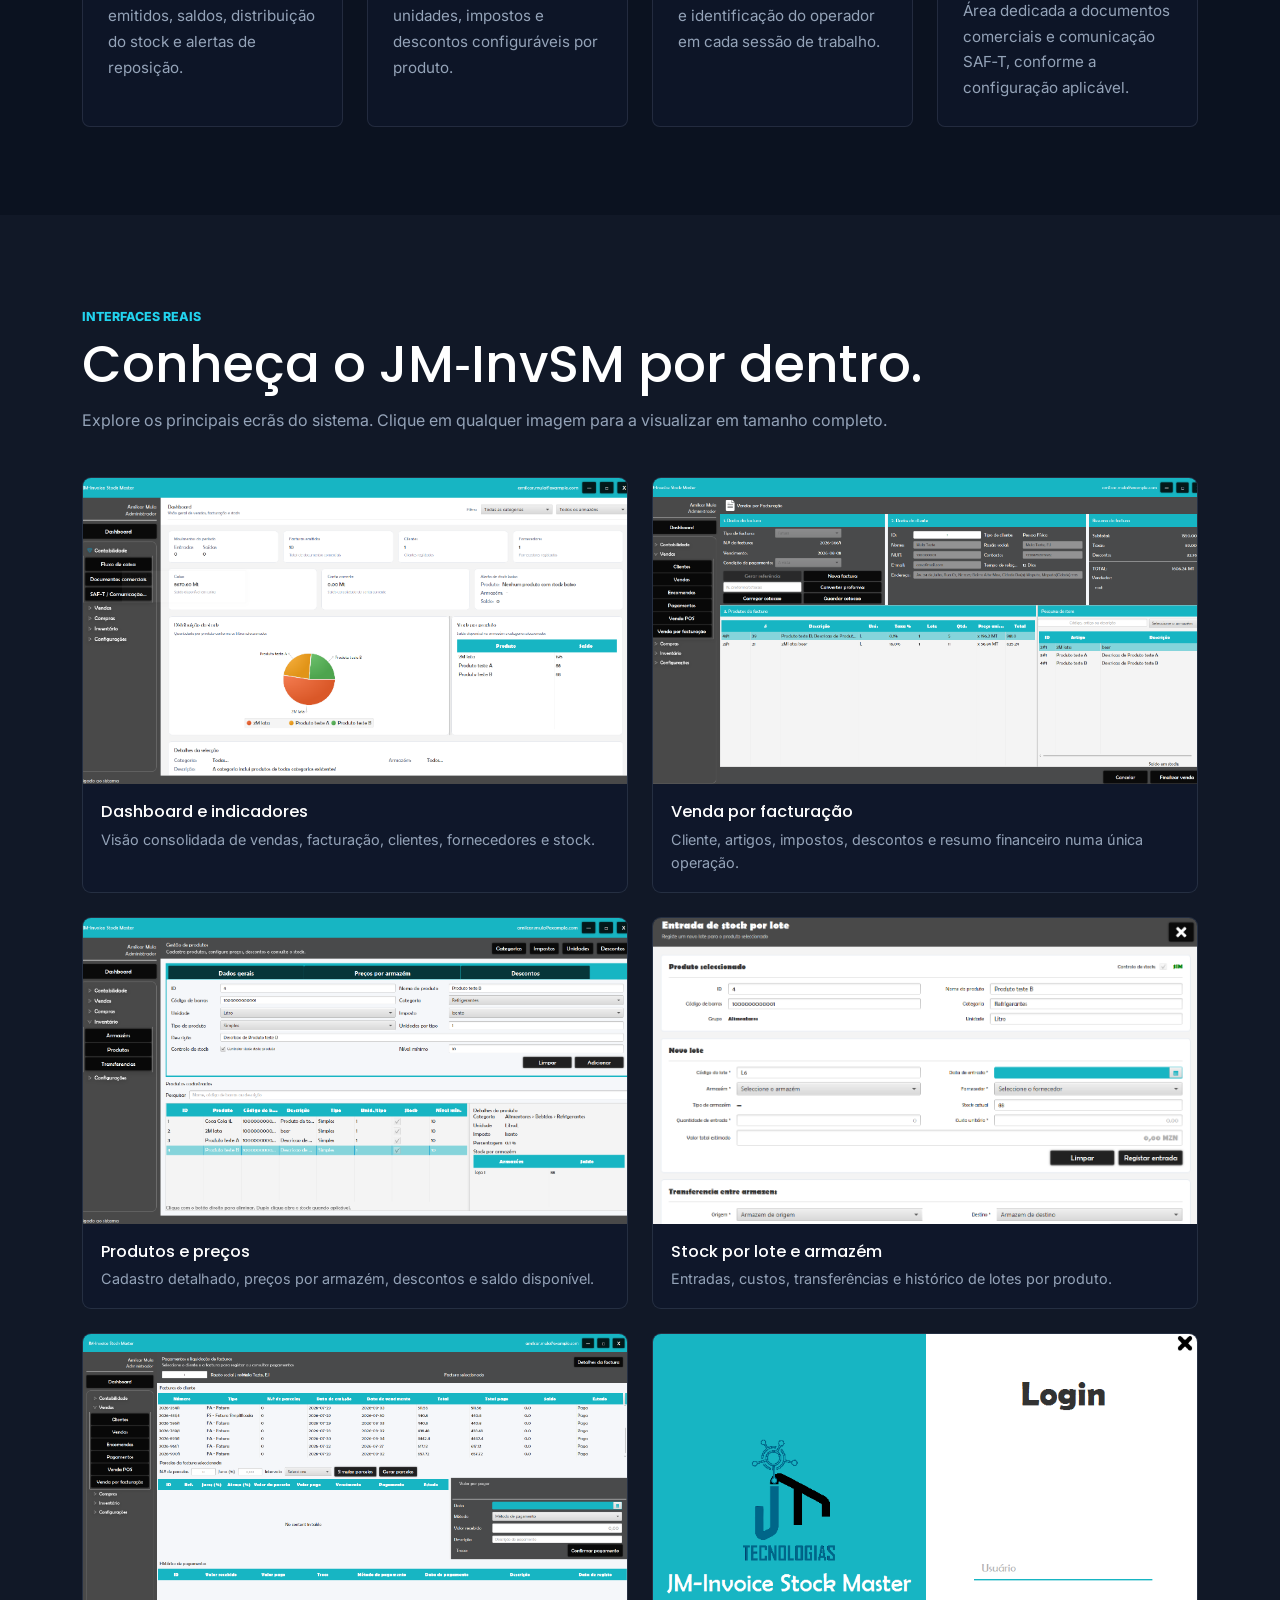
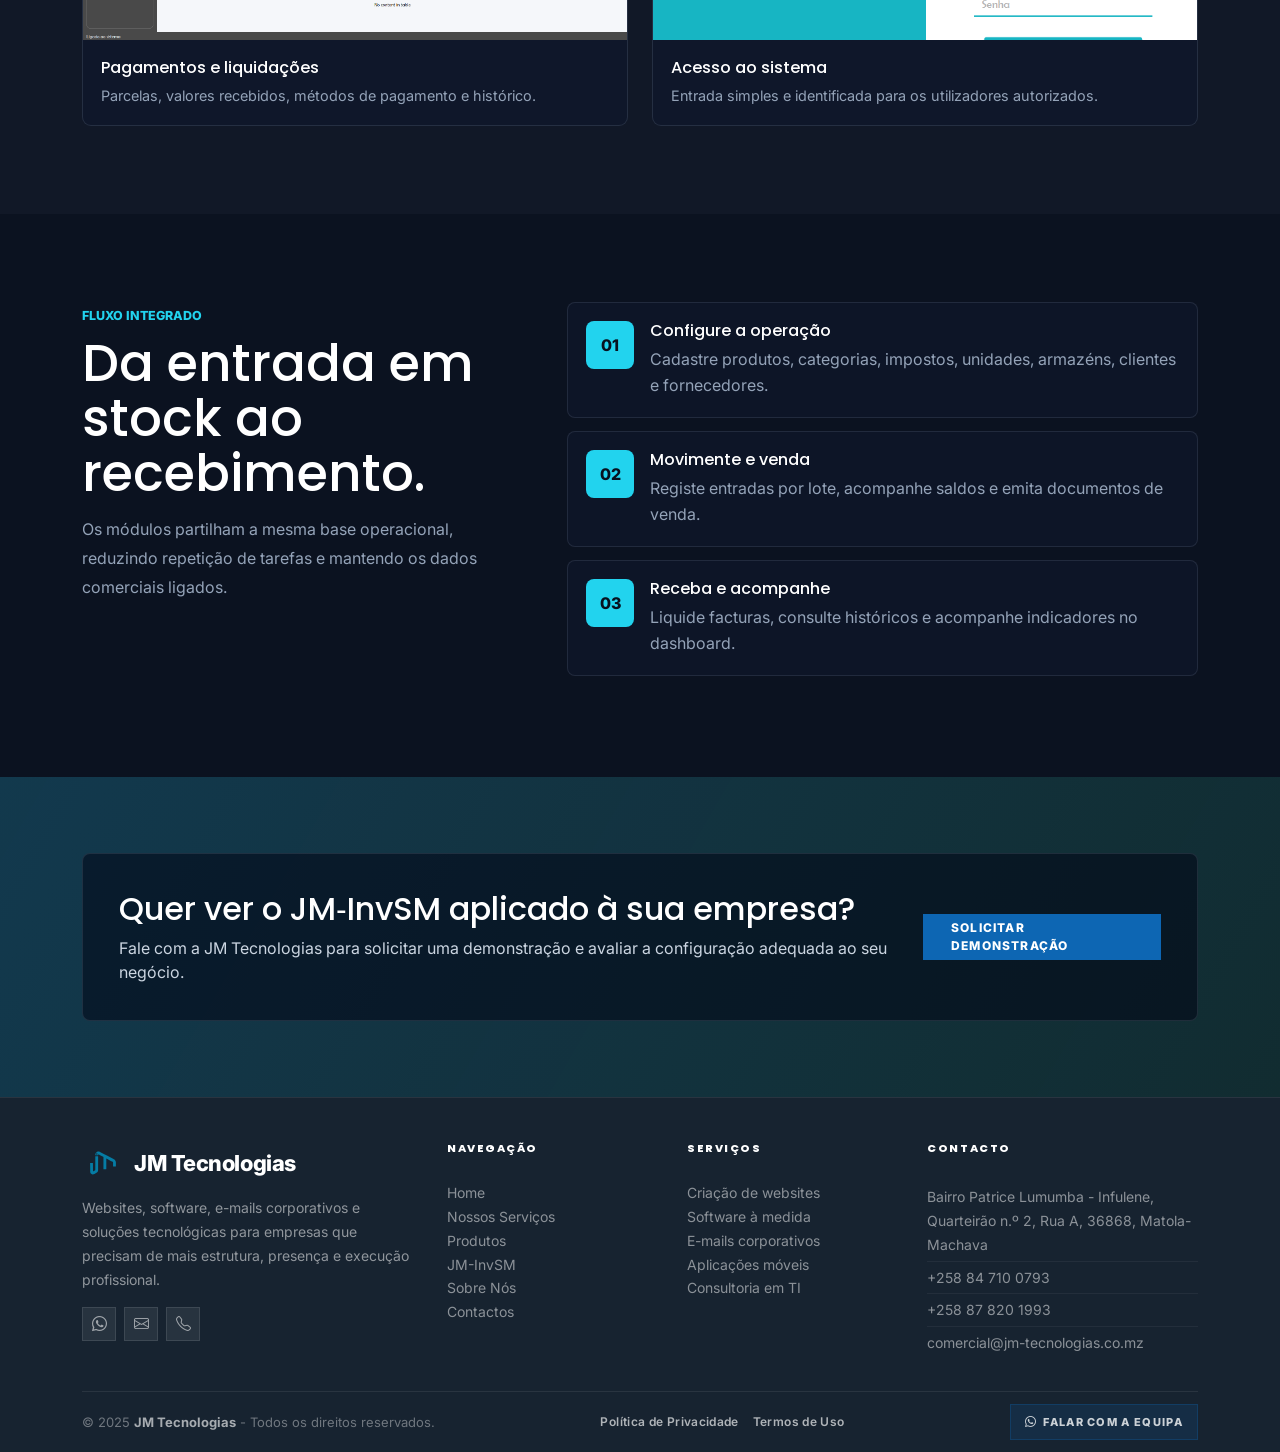
<file: galery/jm-invsm.html>
﻿<!DOCTYPE html>
<html lang="pt-MZ">
<head>
  <meta charset="utf-8">
  <meta content="width=device-width, initial-scale=1.0" name="viewport">
  <meta http-equiv="content-language" content="pt-MZ">
  <title>JM-InvSM | Produto desenvolvido pela JM Tecnologias</title>
  <meta name="description" content="JM-InvSM: sistema desktop de facturacao, vendas, stock, compras, pagamentos e gestao comercial desenvolvido pela JM Tecnologias.">
  <meta name="keywords" content="JM-InvSM, JM Tecnologias, software de facturacao em Mocambique, stock, inventario, vendas, POS, SAF-T, JavaFX">
  <meta name="author" content="JM Tecnologias">
  <meta name="robots" content="index, follow, max-image-preview:large, max-snippet:-1, max-video-preview:-1">
  <meta name="theme-color" content="#0b1220">
  <link rel="canonical" href="https://jm-tecnologias.co.mz/galery/jm-invsm.html">

  <meta property="og:locale" content="pt_MZ">
  <meta property="og:type" content="product">
  <meta property="og:site_name" content="JM Tecnologias">
  <meta property="og:title" content="JM-InvSM | Produto desenvolvido pela JM Tecnologias">
  <meta property="og:description" content="Sistema integrado de facturacao, vendas, inventario, compras, pagamentos e controlo de stock para empresas mocambicanas.">
  <meta property="og:url" content="https://jm-tecnologias.co.mz/galery/jm-invsm.html">
  <meta property="og:image" content="https://jm-tecnologias.co.mz/assets/img/jm-invsm/dashboard.png">

  <meta name="twitter:card" content="summary_large_image">
  <meta name="twitter:title" content="JM-InvSM">
  <meta name="twitter:description" content="Software de facturacao e gestao de stock desenvolvido pela JM Tecnologias.">
  <meta name="twitter:image" content="https://jm-tecnologias.co.mz/assets/img/jm-invsm/dashboard.png">

  <link href="../assets/img/favicon.png" rel="icon">
  <link href="../assets/img/favicon.png" rel="apple-touch-icon">
  <link href="https://fonts.googleapis.com" rel="preconnect">
  <link href="https://fonts.gstatic.com" rel="preconnect" crossorigin>
  <link href="https://fonts.googleapis.com/css2?family=Inter:wght@400;500;600;700;800&family=Poppins:wght@500;600;700;800&display=swap" rel="stylesheet">
  <link href="../assets/vendor/bootstrap/css/bootstrap.min.css" rel="stylesheet">
  <link href="../assets/vendor/bootstrap-icons/bootstrap-icons.css" rel="stylesheet">
  <link href="../assets/vendor/aos/aos.css" rel="stylesheet">
  <link href="../assets/vendor/glightbox/css/glightbox.min.css" rel="stylesheet">
  <link href="../assets/vendor/swiper/swiper-bundle.min.css" rel="stylesheet">
  <link href="../assets/css/main.css" rel="stylesheet">
  <link href="../assets/css/jm-custom.css" rel="stylesheet">

  <style>
    .product-page{background:#0b1220;color:#e5edf7}.product-hero{position:relative;min-height:94vh;display:flex;align-items:center;padding:138px 0 88px;overflow:hidden;background:radial-gradient(circle at 80% 20%,rgba(24,182,197,.2),transparent 35%),linear-gradient(115deg,#0b1220 0%,#101b2d 100%)}.product-hero:after{content:"";position:absolute;inset:auto 0 0;height:140px;background:linear-gradient(180deg,transparent,#0b1220 88%)}.product-hero .container{position:relative;z-index:2}.product-badge{display:inline-flex;align-items:center;gap:8px;padding:8px 13px;border:1px solid rgba(45,212,191,.38);border-radius:999px;background:rgba(15,23,42,.68);color:#67e8f9;font-size:13px;font-weight:700;margin-bottom:18px}.product-hero h1{color:#fff;font-size:clamp(2.7rem,5vw,5.2rem);line-height:1.02;margin-bottom:22px}.product-hero p{color:#cbd5e1;font-size:1.08rem;line-height:1.8;max-width:720px;margin-bottom:28px}.product-actions{display:flex;flex-wrap:wrap;gap:14px;margin-bottom:34px}.product-proof-row{display:grid;grid-template-columns:repeat(3,1fr);gap:14px}.product-proof{border:1px solid rgba(148,163,184,.18);background:rgba(15,23,42,.68);border-radius:8px;padding:15px}.product-proof strong{display:block;color:#fff;font-size:1.25rem;margin-bottom:6px}.product-proof span{color:#94a3b8;font-size:.88rem}.hero-window{border:1px solid rgba(103,232,249,.25);background:#101827;border-radius:10px;box-shadow:0 28px 90px rgba(0,0,0,.5);overflow:hidden;transform:perspective(1100px) rotateY(-3deg)}.window-bar{display:flex;gap:7px;padding:12px 14px;background:#182235}.window-bar span{width:10px;height:10px;border-radius:50%;background:#22d3ee}.window-bar span:nth-child(2){background:#34d399}.window-bar span:nth-child(3){background:#fbbf24}.hero-window img{display:block;width:100%;height:auto}.section-product{padding:88px 0;background:#0b1220}.section-product.alt{background:#111827}.product-section-heading{max-width:850px;margin-bottom:42px}.kicker{color:#22d3ee;text-transform:uppercase;font-weight:800;font-size:.78rem;display:inline-block;margin-bottom:10px}.product-section-heading h2{color:#fff;font-size:clamp(2rem,4vw,3.25rem);line-height:1.08;margin-bottom:14px}.product-section-heading p{color:#94a3b8;line-height:1.8}.feature-tile,.audience-tile{height:100%;padding:25px;border-radius:8px;background:rgba(15,23,42,.78);border:1px solid rgba(148,163,184,.16)}.feature-tile i,.audience-tile i{width:42px;height:42px;display:inline-flex;align-items:center;justify-content:center;border-radius:8px;color:#06131b;background:#67e8f9;margin-bottom:18px;font-size:1.2rem}.feature-tile h3,.audience-tile h3{color:#fff;font-size:1.05rem;margin-bottom:10px}.feature-tile p,.audience-tile p{color:#94a3b8;line-height:1.7;margin:0;font-size:.95rem}.gallery-card{height:100%;display:block;border-radius:9px;overflow:hidden;border:1px solid rgba(148,163,184,.17);background:#0f172a;text-decoration:none;transition:.25s}.gallery-card:hover{transform:translateY(-5px);border-color:rgba(103,232,249,.5);box-shadow:0 22px 55px rgba(0,0,0,.34)}.gallery-card img{width:100%;aspect-ratio:16/9;object-fit:cover;object-position:top;display:block}.gallery-card div{padding:18px}.gallery-card h3{color:#fff;font-size:1.02rem;margin:0 0 6px}.gallery-card p{color:#94a3b8;font-size:.9rem;line-height:1.6;margin:0}.workflow-step{display:grid;grid-template-columns:48px 1fr;gap:16px;padding:18px;margin-bottom:13px;border-radius:8px;background:rgba(15,23,42,.74);border:1px solid rgba(148,163,184,.15)}.workflow-step span{width:48px;height:48px;border-radius:8px;display:flex;align-items:center;justify-content:center;background:#22d3ee;color:#07111f;font-weight:800}.workflow-step h3{color:#fff;font-size:1rem;margin:0 0 6px}.workflow-step p{color:#94a3b8;margin:0;line-height:1.65}.product-cta{padding:76px 0;background:linear-gradient(120deg,rgba(34,211,238,.18),rgba(34,197,94,.12)),#0f172a}.product-cta-box{display:flex;align-items:center;justify-content:space-between;gap:24px;padding:36px;border-radius:8px;background:rgba(2,6,23,.56);border:1px solid rgba(148,163,184,.16)}.product-cta h2{color:#fff;margin-bottom:8px}.product-cta p{color:#cbd5e1;margin:0}@media(max-width:991px){.product-hero{min-height:auto;padding-top:118px}.product-proof-row{grid-template-columns:1fr}.hero-window{margin-top:32px;transform:none}.product-cta-box{align-items:flex-start;flex-direction:column}}@media(max-width:576px){.product-hero{padding-bottom:64px}.product-actions a{width:100%;text-align:center}.gallery-card img{aspect-ratio:4/3}.section-product{padding:68px 0}}
  </style>

  <script type="application/ld+json">
  {"@context":"https://schema.org","@type":"SoftwareApplication","name":"JM-InvSM","applicationCategory":"BusinessApplication","operatingSystem":"Windows","description":"Sistema desktop integrado para facturacao, vendas, POS, compras, pagamentos, inventario e controlo de stock.","creator":{"@type":"Organization","name":"JM Tecnologias","url":"https://jm-tecnologias.co.mz/"},"inLanguage":"pt-MZ"}
  </script>
</head>

<body class="product-page">

<header id="header" class="header d-flex align-items-center fixed-top jm-header">
  <div class="container-fluid container-xl position-relative d-flex align-items-center justify-content-between jm-header-inner">
    <a href="../index.html" class="logo d-flex align-items-center jm-logo" aria-label="JM Tecnologias">
      <img src="../assets/img/isotipo.svg" alt="" class="jm-logo-mark" aria-hidden="true">
      <span class="sitename">JM Tecnologias</span>
    </a>
    <nav id="navmenu" class="navmenu jm-navmenu" aria-label="Navegação principal">
      <ul>
        <li><a href="../index.html">Home</a></li>
        <li><a href="../servicos.html">Nossos Serviços</a></li>
        <li><a href="../sobre.html">Sobre Nós</a></li>
        <li><a href="../produtos.html" class="active" aria-current="page">Produtos</a></li>
        <li><a href="../contactos.html">Contactos</a></li>
        <li class="nav-cta-item"><a href="../contactos.html#formulario" class="nav-cta-link">Solicitar proposta</a></li>
        <li class="mobile-menu-extra">
          <div class="mobile-menu-extra-card" aria-label="Contacto rápido da empresa">
            <span class="mobile-menu-extra-label">Contacto rápido</span>
            <div class="mobile-menu-socials">
              <a href="https://wa.me/258847100793" target="_blank" rel="noopener noreferrer" aria-label="WhatsApp da empresa"><i class="bi bi-whatsapp" aria-hidden="true"></i></a>
              <a href="mailto:comercial@jm-tecnologias.co.mz" aria-label="Enviar e-mail"><i class="bi bi-envelope" aria-hidden="true"></i></a>
              <a href="tel:+258847100793" aria-label="Ligar para a empresa"><i class="bi bi-telephone" aria-hidden="true"></i></a>
            </div>
          </div>
        </li>
      </ul>
    </nav>
    <button type="button" class="mobile-nav-toggle d-xl-none" aria-label="Abrir menu" aria-expanded="false">
      <span></span><span></span><span></span>
    </button>
  </div>
</header>

<main id="main-content">
  <section class="product-hero" aria-label="JM-InvSM">
    <div class="container"><div class="row align-items-center gy-5">
      <div class="col-lg-6" data-aos="fade-up">
        <span class="product-badge"><i class="bi bi-box-seam" aria-hidden="true"></i> Gestão comercial integrada</span>
        <h1>JM-InvSM</h1>
        <p>O JM‑Invoice Stock Master reúne facturação, vendas, inventário, compras, pagamentos e controlo financeiro numa aplicação desktop concebida para dar mais rigor, visibilidade e velocidade às operações da sua empresa.</p>
        <div class="product-actions"><a href="../contactos.html#formulario" class="btn-corporate btn-corporate-primary">Solicitar demonstração</a><a href="#funcionalidades" class="btn-corporate btn-corporate-secondary">Ver funcionalidades</a><a href="../produtos.html" class="btn-corporate btn-corporate-secondary">Voltar à galeria</a></div>
        <div class="product-proof-row"><div class="product-proof"><strong>Facturação</strong><span>Documentos comerciais e vendas</span></div><div class="product-proof"><strong>Stock</strong><span>Lotes, armazéns e transferências</span></div><div class="product-proof"><strong>Gestão</strong><span>Clientes, compras e pagamentos</span></div></div>
      </div>
      <div class="col-lg-6" data-aos="fade-left"><div class="hero-window"><div class="window-bar"><span></span><span></span><span></span></div><img src="../assets/img/jm-invsm/dashboard.png" alt="Dashboard do JM-InvSM com indicadores de vendas, facturação e stock"></div></div>
    </div></div>
  </section>

  <section class="section-product" id="funcionalidades"><div class="container">
    <div class="product-section-heading" data-aos="fade-up"><span class="kicker">Visão do produto</span><h2>Controle a operação comercial a partir de um único sistema.</h2><p>Do primeiro registo de produto à emissão da factura e liquidação do pagamento, o JM‑InvSM organiza as rotinas essenciais e apresenta informação útil para decisões mais rápidas.</p></div>
    <div class="row g-4">
      <div class="col-md-6 col-lg-3"><article class="feature-tile"><i class="bi bi-receipt"></i><h3>Facturação e vendas</h3><p>Facturas, facturas simplificadas, cotações, encomendas, venda POS e venda por facturação.</p></article></div>
      <div class="col-md-6 col-lg-3"><article class="feature-tile"><i class="bi bi-boxes"></i><h3>Inventário completo</h3><p>Produtos, categorias, armazéns, lotes, níveis mínimos e transferências de stock.</p></article></div>
      <div class="col-md-6 col-lg-3"><article class="feature-tile"><i class="bi bi-wallet2"></i><h3>Pagamentos e caixa</h3><p>Liquidação de facturas, parcelas, histórico de pagamentos, troco e fluxo de caixa.</p></article></div>
      <div class="col-md-6 col-lg-3"><article class="feature-tile"><i class="bi bi-people"></i><h3>Parceiros comerciais</h3><p>Gestão centralizada de clientes, fornecedores e dados fiscais associados às operações.</p></article></div>
      <div class="col-md-6 col-lg-3"><article class="feature-tile"><i class="bi bi-graph-up-arrow"></i><h3>Dashboard executivo</h3><p>Indicadores de documentos emitidos, saldos, distribuição do stock e alertas de reposição.</p></article></div>
      <div class="col-md-6 col-lg-3"><article class="feature-tile"><i class="bi bi-tags"></i><h3>Preços e descontos</h3><p>Preços por armazém, unidades, impostos e descontos configuráveis por produto.</p></article></div>
      <div class="col-md-6 col-lg-3"><article class="feature-tile"><i class="bi bi-shield-check"></i><h3>Controlo de acesso</h3><p>Autenticação de utilizadores e identificação do operador em cada sessão de trabalho.</p></article></div>
      <div class="col-md-6 col-lg-3"><article class="feature-tile"><i class="bi bi-file-earmark-code"></i><h3>Preparado para obrigações</h3><p>Área dedicada a documentos comerciais e comunicação SAF‑T, conforme a configuração aplicável.</p></article></div>
    </div>
  </div></section>

  <section class="section-product alt" id="galeria"><div class="container">
    <div class="product-section-heading" data-aos="fade-up"><span class="kicker">Interfaces reais</span><h2>Conheça o JM‑InvSM por dentro.</h2><p>Explore os principais ecrãs do sistema. Clique em qualquer imagem para a visualizar em tamanho completo.</p></div>
    <div class="row g-4">
      <div class="col-md-6"><a class="gallery-card glightbox" href="../assets/img/jm-invsm/dashboard.png" data-gallery="jm-invsm"><img src="../assets/img/jm-invsm/dashboard.png" alt="Dashboard do JM-InvSM" loading="lazy"><div><h3>Dashboard e indicadores</h3><p>Visão consolidada de vendas, facturação, clientes, fornecedores e stock.</p></div></a></div>
      <div class="col-md-6"><a class="gallery-card glightbox" href="../assets/img/jm-invsm/facturacao.png" data-gallery="jm-invsm"><img src="../assets/img/jm-invsm/facturacao.png" alt="Ecrã de venda por facturação" loading="lazy"><div><h3>Venda por facturação</h3><p>Cliente, artigos, impostos, descontos e resumo financeiro numa única operação.</p></div></a></div>
      <div class="col-md-6"><a class="gallery-card glightbox" href="../assets/img/jm-invsm/produtos.png" data-gallery="jm-invsm"><img src="../assets/img/jm-invsm/produtos.png" alt="Gestão de produtos e preços" loading="lazy"><div><h3>Produtos e preços</h3><p>Cadastro detalhado, preços por armazém, descontos e saldo disponível.</p></div></a></div>
      <div class="col-md-6"><a class="gallery-card glightbox" href="../assets/img/jm-invsm/stock-lotes.png" data-gallery="jm-invsm"><img src="../assets/img/jm-invsm/stock-lotes.png" alt="Entrada de stock por lote" loading="lazy"><div><h3>Stock por lote e armazém</h3><p>Entradas, custos, transferências e histórico de lotes por produto.</p></div></a></div>
      <div class="col-md-6"><a class="gallery-card glightbox" href="../assets/img/jm-invsm/pagamentos.png" data-gallery="jm-invsm"><img src="../assets/img/jm-invsm/pagamentos.png" alt="Pagamentos e liquidação de facturas" loading="lazy"><div><h3>Pagamentos e liquidações</h3><p>Parcelas, valores recebidos, métodos de pagamento e histórico.</p></div></a></div>
      <div class="col-md-6"><a class="gallery-card glightbox" href="../assets/img/jm-invsm/login.png" data-gallery="jm-invsm"><img src="../assets/img/jm-invsm/login.png" alt="Ecrã de login do JM-InvSM" loading="lazy"><div><h3>Acesso ao sistema</h3><p>Entrada simples e identificada para os utilizadores autorizados.</p></div></a></div>
    </div>
  </div></section>

  <section class="section-product"><div class="container"><div class="row g-5 align-items-start">
    <div class="col-lg-5"><div class="product-section-heading"><span class="kicker">Fluxo integrado</span><h2>Da entrada em stock ao recebimento.</h2><p>Os módulos partilham a mesma base operacional, reduzindo repetição de tarefas e mantendo os dados comerciais ligados.</p></div></div>
    <div class="col-lg-7"><div class="workflow-step"><span>01</span><div><h3>Configure a operação</h3><p>Cadastre produtos, categorias, impostos, unidades, armazéns, clientes e fornecedores.</p></div></div><div class="workflow-step"><span>02</span><div><h3>Movimente e venda</h3><p>Registe entradas por lote, acompanhe saldos e emita documentos de venda.</p></div></div><div class="workflow-step"><span>03</span><div><h3>Receba e acompanhe</h3><p>Liquide facturas, consulte históricos e acompanhe indicadores no dashboard.</p></div></div></div>
  </div></div></section>

  <section class="product-cta"><div class="container"><div class="product-cta-box"><div><h2>Quer ver o JM‑InvSM aplicado à sua empresa?</h2><p>Fale com a JM Tecnologias para solicitar uma demonstração e avaliar a configuração adequada ao seu negócio.</p></div><a href="../contactos.html#formulario" class="btn-corporate btn-corporate-primary">Solicitar demonstração</a></div></div></section>
</main>

<footer id="footer" class="footer footer-corporate">
  <div class="container">
    <div class="footer-main-grid">
      <div class="footer-brand-col">
        <a href="../index.html" class="logo d-flex align-items-center jm-logo footer-logo" aria-label="JM Tecnologias">
          <img src="../assets/img/isotipo.svg" alt="" class="jm-logo-mark" aria-hidden="true">
          <span class="sitename">JM Tecnologias</span>
        </a>
        <p>Websites, software, e-mails corporativos e soluções tecnológicas para empresas que precisam de mais estrutura, presença e execução profissional.</p>
        <div class="footer-brand-social">
          <a href="https://wa.me/258847100793" target="_blank" rel="noopener noreferrer" class="footer-social-link" aria-label="WhatsApp"><i class="bi bi-whatsapp" aria-hidden="true"></i></a>
          <a href="mailto:comercial@jm-tecnologias.co.mz" class="footer-social-link" aria-label="E-mail"><i class="bi bi-envelope" aria-hidden="true"></i></a>
          <a href="tel:+258847100793" class="footer-social-link" aria-label="Telefone"><i class="bi bi-telephone" aria-hidden="true"></i></a>
        </div>
      </div>
      <div class="footer-links-col">
        <h4>Navegação</h4>
        <ul>
          <li><a href="../index.html">Home</a></li>
          <li><a href="../servicos.html">Nossos Serviços</a></li>
          <li><a href="../produtos.html">Produtos</a></li>
          <li><a href="jm-invsm.html">JM-InvSM</a></li>
          <li><a href="../sobre.html">Sobre Nós</a></li>
          <li><a href="../contactos.html">Contactos</a></li>
        </ul>
      </div>
      <div class="footer-links-col">
        <h4>Serviços</h4>
        <ul>
          <li><a href="../servicos.html">Criação de websites</a></li>
          <li><a href="../servicos.html">Software à medida</a></li>
          <li><a href="../servicos.html">E-mails corporativos</a></li>
          <li><a href="../servicos.html">Aplicações móveis</a></li>
          <li><a href="../servicos.html">Consultoria em TI</a></li>
        </ul>
      </div>
      <div class="footer-links-col">
        <h4>Contacto</h4>
        <ul class="footer-contact-list">
          <li>Bairro Patrice Lumumba - Infulene, Quarteirão n.º 2, Rua A, 36868, Matola-Machava</li>
          <li><a href="tel:+258847100793">+258 84 710 0793</a></li>
          <li><a href="tel:+258878201993">+258 87 820 1993</a></li>
          <li><a href="mailto:comercial@jm-tecnologias.co.mz">comercial@jm-tecnologias.co.mz</a></li>
        </ul>
      </div>
    </div>
    <div class="footer-bottom-row">
      <p>© 2025 <strong>JM Tecnologias</strong> - Todos os direitos reservados.</p>
      <div class="footer-legal-links">
        <a href="../politica-privacidade.html">Política de Privacidade</a>
        <a href="../termos-condicoes.html">Termos de Uso</a>
      </div>
      <a class="footer-inline-cta" href="https://wa.me/258847100793" target="_blank" rel="noopener noreferrer">
        <i class="bi bi-whatsapp" aria-hidden="true"></i> Falar com a equipa
      </a>
    </div>
  </div>
</footer>

<div class="floating-actions" aria-label="Ações rápidas">
  <a href="https://wa.me/258847100793" target="_blank" rel="noopener noreferrer" class="whatsapp-float" aria-label="Contactar por WhatsApp"><i class="bi bi-whatsapp" aria-hidden="true"></i></a>
  <a href="#" id="scroll-top" class="scroll-top d-flex align-items-center justify-content-center" aria-label="Voltar ao topo"><i class="bi bi-arrow-up-short" aria-hidden="true"></i></a>
</div>
<div id="preloader" aria-hidden="true"></div>

<script src="../assets/vendor/bootstrap/js/bootstrap.bundle.min.js"></script>
<script src="../assets/vendor/aos/aos.js"></script>
<script src="../assets/vendor/glightbox/js/glightbox.min.js"></script>
<script src="../assets/vendor/purecounter/purecounter_vanilla.js"></script>
<script src="../assets/vendor/swiper/swiper-bundle.min.js"></script>
<script src="../assets/js/main.js"></script>
<script src="../assets/js/jm-custom.js"></script>
</body>
</html>
</file>
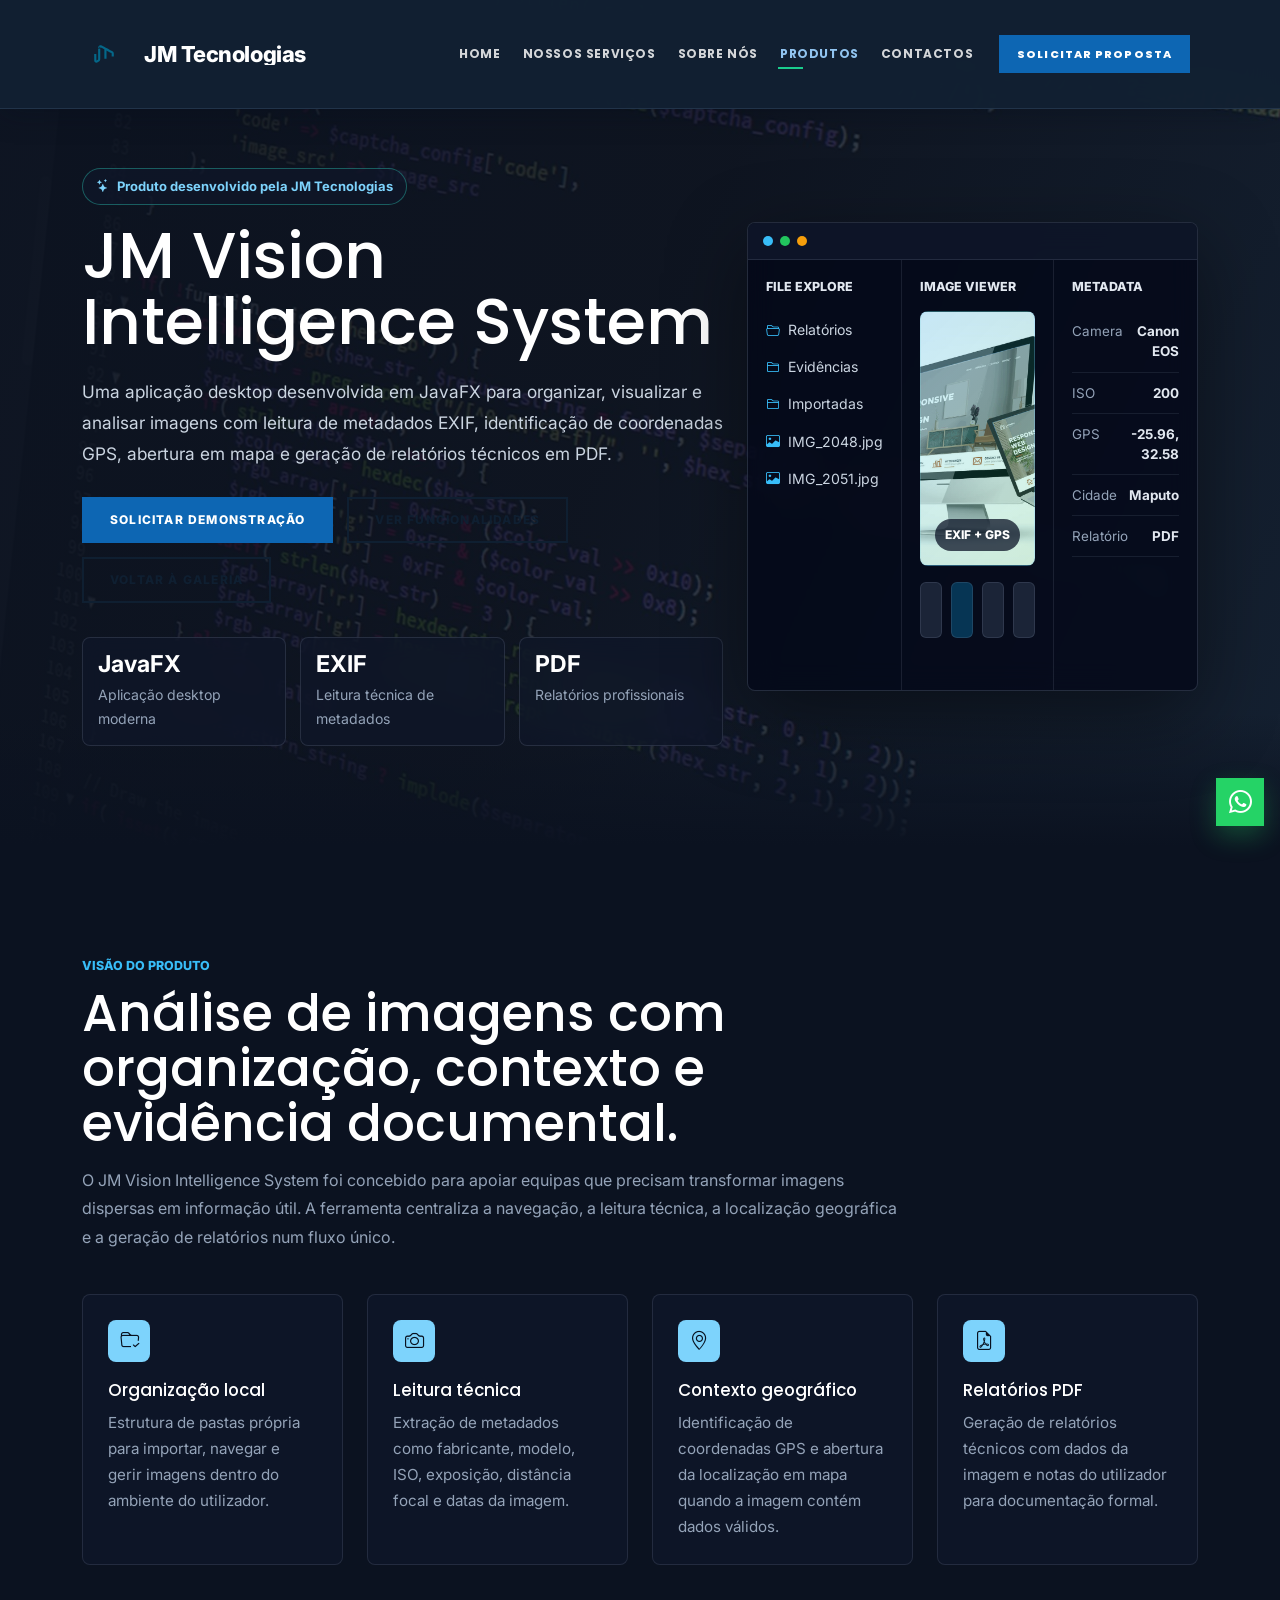
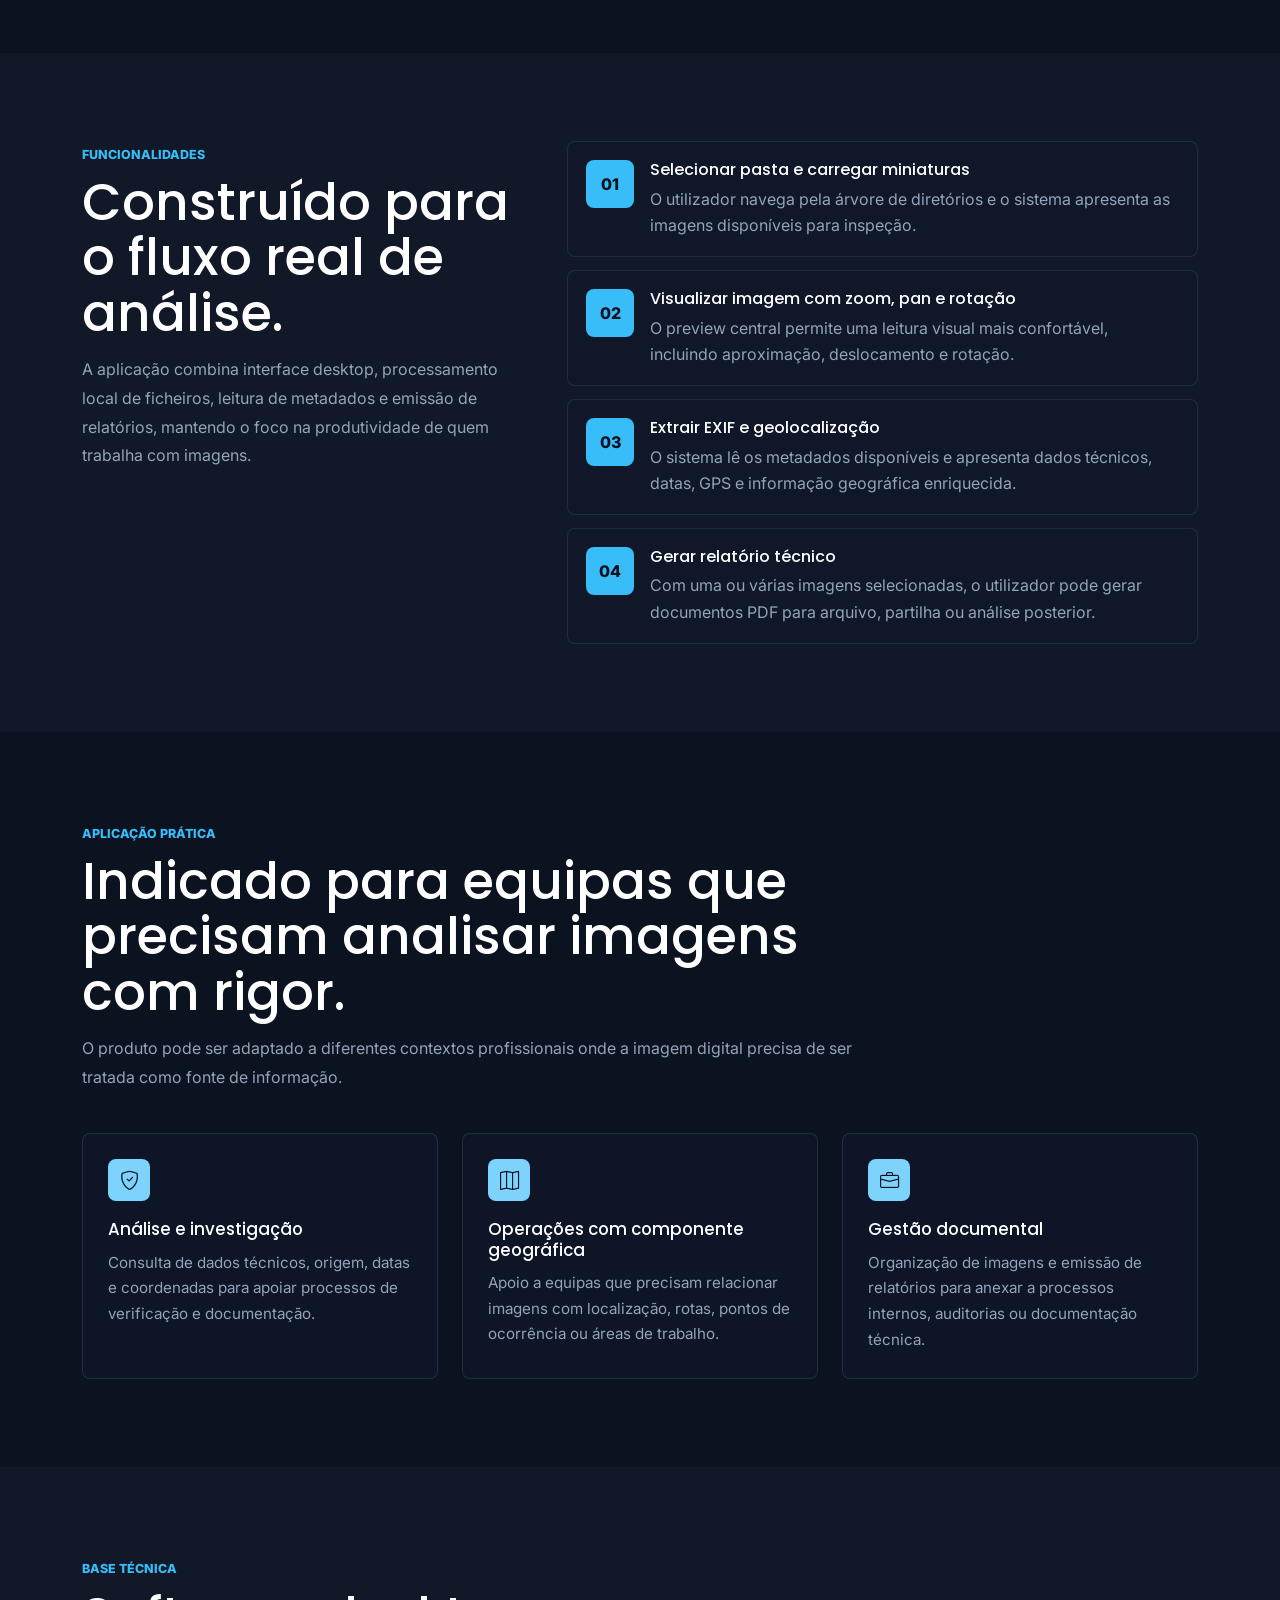
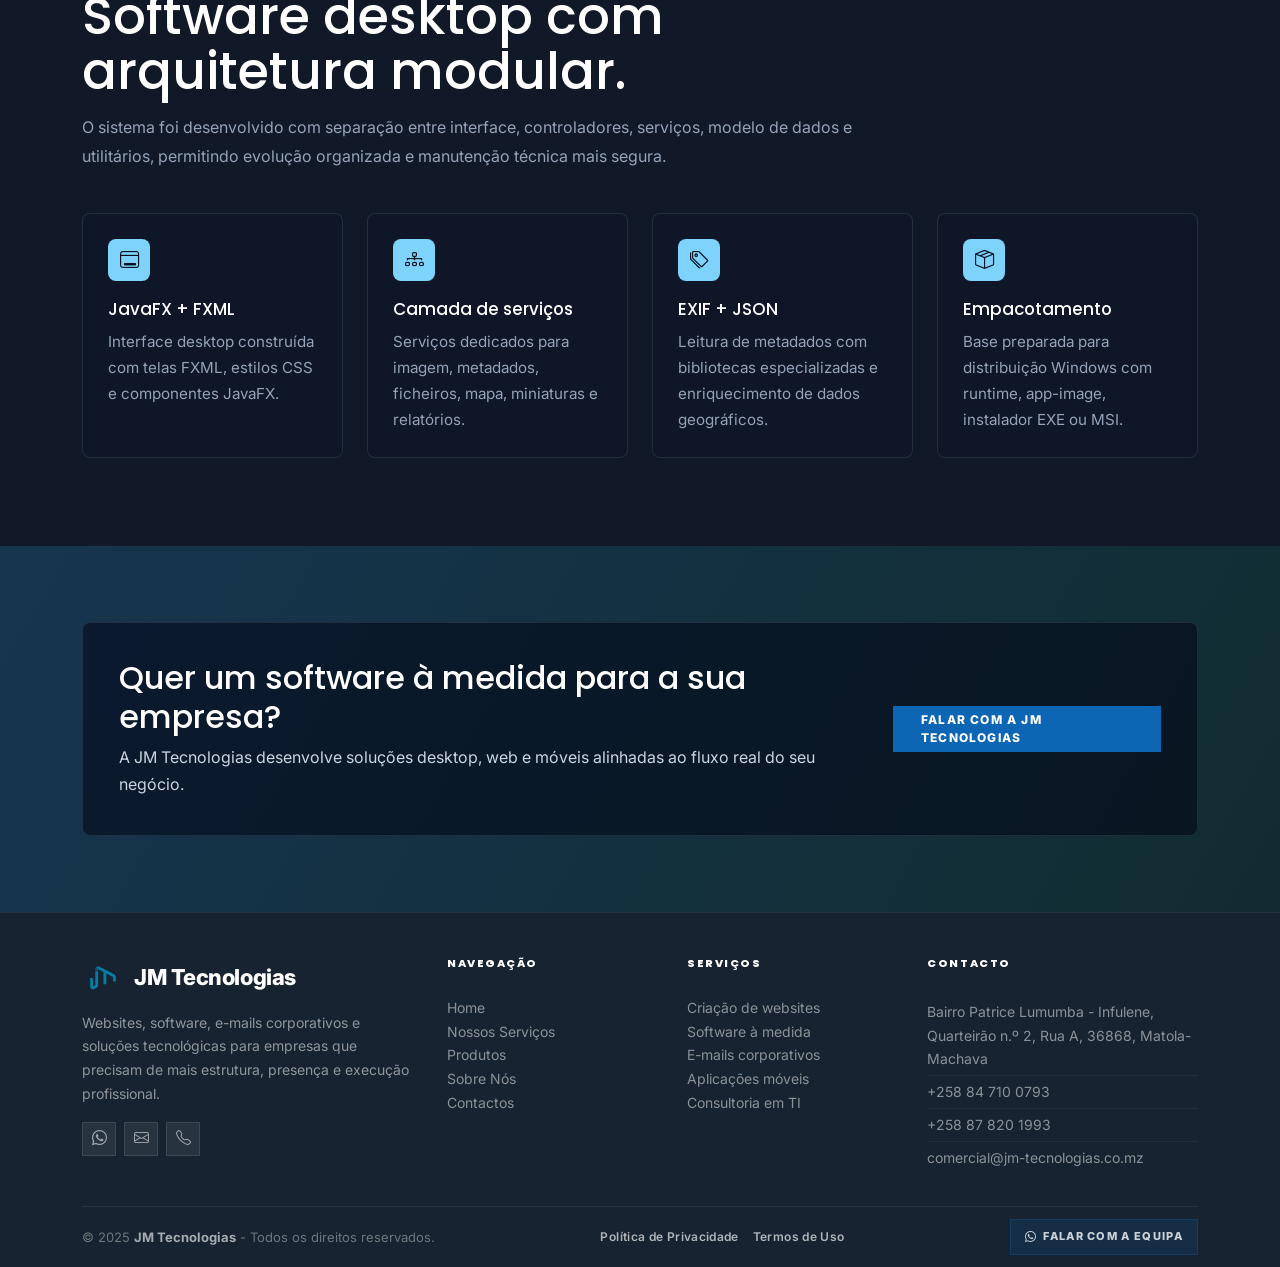
<file: galery/jm-vision-intelligence-system.html>
<!DOCTYPE html>
<html lang="pt-MZ">
<head>
  <meta charset="utf-8">
  <meta content="width=device-width, initial-scale=1.0" name="viewport">
  <meta http-equiv="content-language" content="pt-MZ">
  <title>JM Vision Intelligence System | Produto desenvolvido pela JM Tecnologias</title>
  <meta name="description" content="JM Vision Intelligence System: software desktop JavaFX desenvolvido pela JM Tecnologias para analise de imagens, metadados EXIF, GPS, mapas e relatorios PDF.">
  <meta name="keywords" content="JM Vision Intelligence System, JM Tecnologias, software em Mocambique, analise de imagens, metadados EXIF, JavaFX, relatorios PDF, software desktop">
  <meta name="author" content="JM Tecnologias">
  <meta name="robots" content="index, follow, max-image-preview:large, max-snippet:-1, max-video-preview:-1">
  <meta name="theme-color" content="#0b1220">
  <link rel="canonical" href="https://jm-tecnologias.co.mz/jm-vision-intelligence-system.html">

  <meta property="og:locale" content="pt_MZ">
  <meta property="og:type" content="product">
  <meta property="og:site_name" content="JM Tecnologias">
  <meta property="og:title" content="JM Vision Intelligence System | Produto desenvolvido pela JM Tecnologias">
  <meta property="og:description" content="Aplicacao desktop para organizacao, visualizacao, analise EXIF, geolocalizacao e relatorios tecnicos de imagens.">
  <meta property="og:url" content="https://jm-tecnologias.co.mz/jm-vision-intelligence-system.html">
  <meta property="og:image" content="https://jm-tecnologias.co.mz/assets/img/jm-seo-cover.jpg">

  <meta name="twitter:card" content="summary_large_image">
  <meta name="twitter:title" content="JM Vision Intelligence System">
  <meta name="twitter:description" content="Software desktop de analise inteligente de imagens desenvolvido pela JM Tecnologias.">
  <meta name="twitter:image" content="https://jm-tecnologias.co.mz/assets/img/jm-seo-cover.jpg">

  <link href="../assets/img/favicon.png" rel="icon">
  <link href="assets/img/apple-touch-icon.png" rel="apple-touch-icon">
  <link href="https://fonts.googleapis.com" rel="preconnect">
  <link href="https://fonts.gstatic.com" rel="preconnect" crossorigin>
  <link href="https://fonts.googleapis.com/css2?family=Inter:wght@400;500;600;700;800&family=Poppins:wght@500;600;700;800&display=swap" rel="stylesheet">
  <link href="../assets/vendor/bootstrap/css/bootstrap.min.css" rel="stylesheet">
  <link href="../assets/vendor/bootstrap-icons/bootstrap-icons.css" rel="stylesheet">
  <link href="../assets/vendor/aos/aos.css" rel="stylesheet">
  <link href="../assets/vendor/glightbox/css/glightbox.min.css" rel="stylesheet">
  <link href="../assets/vendor/swiper/swiper-bundle.min.css" rel="stylesheet">
  <link href="../assets/css/main.css" rel="stylesheet">
  <link href="../assets/css/jm-custom.css" rel="stylesheet">

  <style>
    .product-page {
      background: #0b1220;
      color: #e5edf7;
    }

    .product-hero {
      position: relative;
      min-height: 96vh;
      display: flex;
      align-items: center;
      padding: 138px 0 88px;
      overflow: hidden;
      background:
        linear-gradient(115deg, rgba(11, 18, 32, .96) 0%, rgba(11, 18, 32, .86) 48%, rgba(15, 32, 55, .72) 100%),
        url("../assets/img/Software-Medida.jpg") center/cover no-repeat;
    }

    .product-hero::after {
      content: "";
      position: absolute;
      inset: auto 0 0;
      height: 150px;
      background: linear-gradient(180deg, rgba(11, 18, 32, 0), #0b1220 88%);
      pointer-events: none;
    }

    .product-hero .container {
      position: relative;
      z-index: 2;
    }

    .product-badge {
      display: inline-flex;
      align-items: center;
      gap: 8px;
      padding: 8px 13px;
      border: 1px solid rgba(45, 212, 191, .38);
      border-radius: 999px;
      background: rgba(15, 23, 42, .68);
      color: #7dd3fc;
      font-size: 13px;
      font-weight: 700;
      margin-bottom: 18px;
    }

    .product-hero h1 {
      color: #fff;
      font-size: clamp(2.45rem, 5vw, 5rem);
      line-height: 1.02;
      letter-spacing: 0;
      margin-bottom: 22px;
      max-width: 820px;
    }

    .product-hero p {
      color: #cbd5e1;
      font-size: 1.08rem;
      line-height: 1.8;
      max-width: 720px;
      margin-bottom: 28px;
    }

    .product-actions {
      display: flex;
      flex-wrap: wrap;
      gap: 14px;
      margin-bottom: 34px;
    }

    .product-proof-row {
      display: grid;
      grid-template-columns: repeat(3, minmax(0, 1fr));
      gap: 14px;
      max-width: 760px;
    }

    .product-proof {
      border: 1px solid rgba(148, 163, 184, .18);
      background: rgba(15, 23, 42, .68);
      border-radius: 8px;
      padding: 15px;
      backdrop-filter: blur(12px);
    }

    .product-proof strong {
      display: block;
      color: #fff;
      font-size: 1.45rem;
      line-height: 1;
      margin-bottom: 6px;
    }

    .product-proof span {
      color: #94a3b8;
      font-size: .88rem;
    }

    .product-console {
      border: 1px solid rgba(148, 163, 184, .22);
      background: rgba(2, 6, 23, .72);
      border-radius: 8px;
      box-shadow: 0 24px 80px rgba(0, 0, 0, .42);
      overflow: hidden;
      backdrop-filter: blur(14px);
    }

    .product-console-top {
      display: flex;
      align-items: center;
      gap: 7px;
      padding: 13px 15px;
      border-bottom: 1px solid rgba(148, 163, 184, .16);
      background: rgba(15, 23, 42, .88);
    }

    .product-console-top span {
      width: 10px;
      height: 10px;
      border-radius: 50%;
      background: #38bdf8;
    }

    .product-console-top span:nth-child(2) {
      background: #22c55e;
    }

    .product-console-top span:nth-child(3) {
      background: #f59e0b;
    }

    .product-screen {
      display: grid;
      grid-template-columns: .82fr 1.38fr .95fr;
      min-height: 430px;
    }

    .product-tree,
    .product-viewer,
    .product-meta {
      padding: 18px;
      border-right: 1px solid rgba(148, 163, 184, .14);
    }

    .product-meta {
      border-right: 0;
    }

    .product-tree-title,
    .product-panel-title {
      color: #e2e8f0;
      font-size: .78rem;
      text-transform: uppercase;
      font-weight: 800;
      margin-bottom: 14px;
    }

    .tree-line {
      display: flex;
      align-items: center;
      gap: 8px;
      color: #cbd5e1;
      font-size: .88rem;
      padding: 8px 0;
    }

    .tree-line i {
      color: #38bdf8;
    }

    .image-preview-box {
      height: 255px;
      border-radius: 8px;
      background:
        linear-gradient(135deg, rgba(56, 189, 248, .24), rgba(34, 197, 94, .18)),
        url("../assets/img/website-creation.jpeg") center/cover no-repeat;
      border: 1px solid rgba(125, 211, 252, .26);
      margin-bottom: 16px;
      position: relative;
      overflow: hidden;
    }

    .image-preview-box::after {
      content: "EXIF + GPS";
      position: absolute;
      left: 14px;
      bottom: 14px;
      padding: 7px 10px;
      color: #fff;
      font-size: .75rem;
      font-weight: 800;
      border-radius: 999px;
      background: rgba(15, 23, 42, .76);
    }

    .thumb-row {
      display: grid;
      grid-template-columns: repeat(4, 1fr);
      gap: 9px;
    }

    .thumb-item {
      height: 56px;
      border-radius: 6px;
      background: rgba(30, 41, 59, .9);
      border: 1px solid rgba(148, 163, 184, .16);
    }

    .thumb-item:nth-child(2) {
      background: rgba(14, 165, 233, .28);
    }

    .meta-item {
      display: flex;
      justify-content: space-between;
      gap: 12px;
      padding: 10px 0;
      border-bottom: 1px solid rgba(148, 163, 184, .12);
      font-size: .84rem;
    }

    .meta-item span {
      color: #94a3b8;
    }

    .meta-item strong {
      color: #e2e8f0;
      text-align: right;
    }

    .section-product {
      padding: 88px 0;
      background: #0b1220;
    }

    .section-product.alt {
      background: #111827;
    }

    .product-section-heading {
      max-width: 820px;
      margin-bottom: 42px;
    }

    .product-section-heading .kicker {
      color: #38bdf8;
      text-transform: uppercase;
      letter-spacing: 0;
      font-weight: 800;
      font-size: .78rem;
      margin-bottom: 10px;
      display: inline-block;
    }

    .product-section-heading h2 {
      color: #fff;
      font-size: clamp(2rem, 4vw, 3.3rem);
      line-height: 1.08;
      letter-spacing: 0;
      margin-bottom: 14px;
    }

    .product-section-heading p {
      color: #94a3b8;
      line-height: 1.8;
      margin: 0;
    }

    .feature-tile,
    .audience-tile,
    .tech-tile {
      height: 100%;
      padding: 25px;
      border-radius: 8px;
      background: rgba(15, 23, 42, .78);
      border: 1px solid rgba(148, 163, 184, .16);
    }

    .feature-tile i,
    .audience-tile i,
    .tech-tile i {
      width: 42px;
      height: 42px;
      display: inline-flex;
      align-items: center;
      justify-content: center;
      border-radius: 8px;
      color: #08111f;
      background: #7dd3fc;
      margin-bottom: 18px;
      font-size: 1.2rem;
    }

    .feature-tile h3,
    .audience-tile h3,
    .tech-tile h3 {
      color: #fff;
      font-size: 1.05rem;
      margin-bottom: 10px;
    }

    .feature-tile p,
    .audience-tile p,
    .tech-tile p {
      color: #94a3b8;
      line-height: 1.7;
      margin: 0;
      font-size: .95rem;
    }

    .workflow-list {
      display: grid;
      gap: 13px;
    }

    .workflow-step {
      display: grid;
      grid-template-columns: 48px 1fr;
      gap: 16px;
      align-items: start;
      padding: 18px;
      border-radius: 8px;
      background: rgba(15, 23, 42, .74);
      border: 1px solid rgba(148, 163, 184, .15);
    }

    .workflow-step span {
      width: 48px;
      height: 48px;
      border-radius: 8px;
      display: inline-flex;
      align-items: center;
      justify-content: center;
      background: #38bdf8;
      color: #07111f;
      font-weight: 800;
    }

    .workflow-step h3 {
      color: #fff;
      font-size: 1rem;
      margin: 0 0 6px;
    }

    .workflow-step p {
      color: #94a3b8;
      margin: 0;
      line-height: 1.65;
    }

    .product-cta {
      padding: 76px 0;
      background:
        linear-gradient(120deg, rgba(56, 189, 248, .18), rgba(34, 197, 94, .12)),
        #0f172a;
    }

    .product-cta-box {
      display: flex;
      align-items: center;
      justify-content: space-between;
      gap: 24px;
      padding: 36px;
      border-radius: 8px;
      background: rgba(2, 6, 23, .56);
      border: 1px solid rgba(148, 163, 184, .16);
    }

    .product-cta h2 {
      color: #fff;
      margin-bottom: 8px;
      letter-spacing: 0;
    }

    .product-cta p {
      color: #cbd5e1;
      margin: 0;
      line-height: 1.7;
    }

    @media (max-width: 991px) {
      .product-hero {
        min-height: auto;
        padding-top: 118px;
      }

      .product-proof-row,
      .product-screen {
        grid-template-columns: 1fr;
      }

      .product-tree,
      .product-viewer,
      .product-meta {
        border-right: 0;
        border-bottom: 1px solid rgba(148, 163, 184, .14);
      }

      .product-meta {
        border-bottom: 0;
      }

      .product-console {
        margin-top: 34px;
      }

      .product-cta-box {
        align-items: flex-start;
        flex-direction: column;
      }
    }
  </style>

  <script type="application/ld+json">
  {
    "@context": "https://schema.org",
    "@type": "SoftwareApplication",
    "name": "JM Vision Intelligence System",
    "applicationCategory": "MultimediaApplication",
    "operatingSystem": "Windows",
    "description": "Aplicacao desktop JavaFX para organizacao, visualizacao e analise tecnica de imagens, com leitura EXIF, GPS, mapas e relatorios PDF.",
    "creator": {
      "@type": "Organization",
      "name": "JM Tecnologias",
      "url": "https://jm-tecnologias.co.mz/"
    },
    "softwareVersion": "1.0",
    "inLanguage": "pt-MZ"
  }
  </script>
</head>

<body class="product-page">

<header id="header" class="header d-flex align-items-center fixed-top jm-header">
  <div class="container-fluid container-xl position-relative d-flex align-items-center justify-content-between jm-header-inner">
    <a href="../index.html" class="logo d-flex align-items-center jm-logo" aria-label="JM Tecnologias">
      <img src="../assets/img/isotipo.svg" alt="" class="jm-logo-mark" aria-hidden="true">
      <span class="sitename">JM Tecnologias</span>
    </a>
    <nav id="navmenu" class="navmenu jm-navmenu" aria-label="Navegação principal">
      <ul>
        <li><a href="../index.html">Home</a></li>
        <li><a href="../servicos.html">Nossos Serviços</a></li>
        <li><a href="../sobre.html">Sobre Nós</a></li>
        <li><a href="../produtos.html" class="active" aria-current="page">Produtos</a></li>
        <li><a href="../contactos.html">Contactos</a></li>
        <li class="nav-cta-item"><a href="../contactos.html#formulario" class="nav-cta-link">Solicitar proposta</a></li>
        <li class="mobile-menu-extra">
          <div class="mobile-menu-extra-card" aria-label="Contacto rápido da empresa">
            <span class="mobile-menu-extra-label">Contacto rápido</span>
            <div class="mobile-menu-socials">
              <a href="https://wa.me/258847100793" target="_blank" rel="noopener noreferrer" aria-label="WhatsApp da empresa"><i class="bi bi-whatsapp" aria-hidden="true"></i></a>
              <a href="mailto:comercial@jm-tecnologias.co.mz" aria-label="Enviar e-mail"><i class="bi bi-envelope" aria-hidden="true"></i></a>
              <a href="tel:+258847100793" aria-label="Ligar para a empresa"><i class="bi bi-telephone" aria-hidden="true"></i></a>
            </div>
          </div>
        </li>
      </ul>
    </nav>
    <button type="button" class="mobile-nav-toggle d-xl-none" aria-label="Abrir menu" aria-expanded="false">
      <span></span><span></span><span></span>
    </button>
  </div>
</header>

<main id="main-content">

  <section class="product-hero" aria-label="JM Vision Intelligence System">
    <div class="container">
      <div class="row align-items-center gy-5">
        <div class="col-lg-7" data-aos="fade-up">
          <span class="product-badge"><i class="bi bi-stars" aria-hidden="true"></i> Produto desenvolvido pela JM Tecnologias</span>
          <h1>JM Vision Intelligence System</h1>
          <p>
            Uma aplicação desktop desenvolvida em JavaFX para organizar, visualizar e analisar imagens com leitura de metadados EXIF, identificação de coordenadas GPS, abertura em mapa e geração de relatórios técnicos em PDF.
          </p>
          <div class="product-actions">
            <a href="../contactos.html#formulario" class="btn-corporate btn-corporate-primary">Solicitar demonstração</a>
            <a href="#funcionalidades" class="btn-corporate btn-corporate-secondary">Ver funcionalidades</a>
            <a href="produtos.html" class="btn-corporate btn-corporate-secondary">Voltar à galeria</a>
          </div>
          <div class="product-proof-row" aria-label="Destaques do produto">
            <div class="product-proof">
              <strong>JavaFX</strong>
              <span>Aplicação desktop moderna</span>
            </div>
            <div class="product-proof">
              <strong>EXIF</strong>
              <span>Leitura técnica de metadados</span>
            </div>
            <div class="product-proof">
              <strong>PDF</strong>
              <span>Relatórios profissionais</span>
            </div>
          </div>
        </div>

        <div class="col-lg-5" data-aos="fade-left" data-aos-delay="100">
          <div class="product-console" aria-label="Representação visual do sistema">
            <div class="product-console-top" aria-hidden="true">
              <span></span><span></span><span></span>
            </div>
            <div class="product-screen">
              <div class="product-tree">
                <div class="product-tree-title">File Explore</div>
                <div class="tree-line"><i class="bi bi-folder2-open"></i> Relatórios</div>
                <div class="tree-line"><i class="bi bi-folder2"></i> Evidências</div>
                <div class="tree-line"><i class="bi bi-folder2"></i> Importadas</div>
                <div class="tree-line"><i class="bi bi-image"></i> IMG_2048.jpg</div>
                <div class="tree-line"><i class="bi bi-image"></i> IMG_2051.jpg</div>
              </div>
              <div class="product-viewer">
                <div class="product-panel-title">Image Viewer</div>
                <div class="image-preview-box"></div>
                <div class="thumb-row" aria-hidden="true">
                  <div class="thumb-item"></div>
                  <div class="thumb-item"></div>
                  <div class="thumb-item"></div>
                  <div class="thumb-item"></div>
                </div>
              </div>
              <div class="product-meta">
                <div class="product-panel-title">Metadata</div>
                <div class="meta-item"><span>Camera</span><strong>Canon EOS</strong></div>
                <div class="meta-item"><span>ISO</span><strong>200</strong></div>
                <div class="meta-item"><span>GPS</span><strong>-25.96, 32.58</strong></div>
                <div class="meta-item"><span>Cidade</span><strong>Maputo</strong></div>
                <div class="meta-item"><span>Relatório</span><strong>PDF</strong></div>
              </div>
            </div>
          </div>
        </div>
      </div>
    </div>
  </section>

  <section class="section-product" id="visao-geral" aria-labelledby="visao-heading">
    <div class="container">
      <div class="product-section-heading" data-aos="fade-up">
        <span class="kicker">Visão do produto</span>
        <h2 id="visao-heading">Análise de imagens com organização, contexto e evidência documental.</h2>
        <p>
          O JM Vision Intelligence System foi concebido para apoiar equipas que precisam transformar imagens dispersas em informação útil. A ferramenta centraliza a navegação, a leitura técnica, a localização geográfica e a geração de relatórios num fluxo único.
        </p>
      </div>
      <div class="row g-4">
        <div class="col-md-6 col-lg-3" data-aos="fade-up">
          <article class="feature-tile">
            <i class="bi bi-folder-check" aria-hidden="true"></i>
            <h3>Organização local</h3>
            <p>Estrutura de pastas própria para importar, navegar e gerir imagens dentro do ambiente do utilizador.</p>
          </article>
        </div>
        <div class="col-md-6 col-lg-3" data-aos="fade-up" data-aos-delay="100">
          <article class="feature-tile">
            <i class="bi bi-camera" aria-hidden="true"></i>
            <h3>Leitura técnica</h3>
            <p>Extração de metadados como fabricante, modelo, ISO, exposição, distância focal e datas da imagem.</p>
          </article>
        </div>
        <div class="col-md-6 col-lg-3" data-aos="fade-up" data-aos-delay="200">
          <article class="feature-tile">
            <i class="bi bi-geo-alt" aria-hidden="true"></i>
            <h3>Contexto geográfico</h3>
            <p>Identificação de coordenadas GPS e abertura da localização em mapa quando a imagem contém dados válidos.</p>
          </article>
        </div>
        <div class="col-md-6 col-lg-3" data-aos="fade-up" data-aos-delay="300">
          <article class="feature-tile">
            <i class="bi bi-file-earmark-pdf" aria-hidden="true"></i>
            <h3>Relatórios PDF</h3>
            <p>Geração de relatórios técnicos com dados da imagem e notas do utilizador para documentação formal.</p>
          </article>
        </div>
      </div>
    </div>
  </section>

  <section class="section-product alt" id="funcionalidades" aria-labelledby="funcionalidades-heading">
    <div class="container">
      <div class="row g-5 align-items-start">
        <div class="col-lg-5" data-aos="fade-up">
          <div class="product-section-heading">
            <span class="kicker">Funcionalidades</span>
            <h2 id="funcionalidades-heading">Construído para o fluxo real de análise.</h2>
            <p>
              A aplicação combina interface desktop, processamento local de ficheiros, leitura de metadados e emissão de relatórios, mantendo o foco na produtividade de quem trabalha com imagens.
            </p>
          </div>
        </div>
        <div class="col-lg-7" data-aos="fade-up" data-aos-delay="100">
          <div class="workflow-list">
            <article class="workflow-step">
              <span>01</span>
              <div>
                <h3>Selecionar pasta e carregar miniaturas</h3>
                <p>O utilizador navega pela árvore de diretórios e o sistema apresenta as imagens disponíveis para inspeção.</p>
              </div>
            </article>
            <article class="workflow-step">
              <span>02</span>
              <div>
                <h3>Visualizar imagem com zoom, pan e rotação</h3>
                <p>O preview central permite uma leitura visual mais confortável, incluindo aproximação, deslocamento e rotação.</p>
              </div>
            </article>
            <article class="workflow-step">
              <span>03</span>
              <div>
                <h3>Extrair EXIF e geolocalização</h3>
                <p>O sistema lê os metadados disponíveis e apresenta dados técnicos, datas, GPS e informação geográfica enriquecida.</p>
              </div>
            </article>
            <article class="workflow-step">
              <span>04</span>
              <div>
                <h3>Gerar relatório técnico</h3>
                <p>Com uma ou várias imagens selecionadas, o utilizador pode gerar documentos PDF para arquivo, partilha ou análise posterior.</p>
              </div>
            </article>
          </div>
        </div>
      </div>
    </div>
  </section>

  <section class="section-product" aria-labelledby="publico-heading">
    <div class="container">
      <div class="product-section-heading" data-aos="fade-up">
        <span class="kicker">Aplicação prática</span>
        <h2 id="publico-heading">Indicado para equipas que precisam analisar imagens com rigor.</h2>
        <p>O produto pode ser adaptado a diferentes contextos profissionais onde a imagem digital precisa de ser tratada como fonte de informação.</p>
      </div>
      <div class="row g-4">
        <div class="col-md-6 col-lg-4" data-aos="fade-up">
          <article class="audience-tile">
            <i class="bi bi-shield-check" aria-hidden="true"></i>
            <h3>Análise e investigação</h3>
            <p>Consulta de dados técnicos, origem, datas e coordenadas para apoiar processos de verificação e documentação.</p>
          </article>
        </div>
        <div class="col-md-6 col-lg-4" data-aos="fade-up" data-aos-delay="100">
          <article class="audience-tile">
            <i class="bi bi-map" aria-hidden="true"></i>
            <h3>Operações com componente geográfica</h3>
            <p>Apoio a equipas que precisam relacionar imagens com localização, rotas, pontos de ocorrência ou áreas de trabalho.</p>
          </article>
        </div>
        <div class="col-md-6 col-lg-4" data-aos="fade-up" data-aos-delay="200">
          <article class="audience-tile">
            <i class="bi bi-briefcase" aria-hidden="true"></i>
            <h3>Gestão documental</h3>
            <p>Organização de imagens e emissão de relatórios para anexar a processos internos, auditorias ou documentação técnica.</p>
          </article>
        </div>
      </div>
    </div>
  </section>

  <section class="section-product alt" aria-labelledby="tecnologia-heading">
    <div class="container">
      <div class="product-section-heading" data-aos="fade-up">
        <span class="kicker">Base técnica</span>
        <h2 id="tecnologia-heading">Software desktop com arquitetura modular.</h2>
        <p>
          O sistema foi desenvolvido com separação entre interface, controladores, serviços, modelo de dados e utilitários, permitindo evolução organizada e manutenção técnica mais segura.
        </p>
      </div>
      <div class="row g-4">
        <div class="col-md-6 col-lg-3" data-aos="fade-up">
          <article class="tech-tile">
            <i class="bi bi-window-desktop" aria-hidden="true"></i>
            <h3>JavaFX + FXML</h3>
            <p>Interface desktop construída com telas FXML, estilos CSS e componentes JavaFX.</p>
          </article>
        </div>
        <div class="col-md-6 col-lg-3" data-aos="fade-up" data-aos-delay="100">
          <article class="tech-tile">
            <i class="bi bi-diagram-3" aria-hidden="true"></i>
            <h3>Camada de serviços</h3>
            <p>Serviços dedicados para imagem, metadados, ficheiros, mapa, miniaturas e relatórios.</p>
          </article>
        </div>
        <div class="col-md-6 col-lg-3" data-aos="fade-up" data-aos-delay="200">
          <article class="tech-tile">
            <i class="bi bi-tags" aria-hidden="true"></i>
            <h3>EXIF + JSON</h3>
            <p>Leitura de metadados com bibliotecas especializadas e enriquecimento de dados geográficos.</p>
          </article>
        </div>
        <div class="col-md-6 col-lg-3" data-aos="fade-up" data-aos-delay="300">
          <article class="tech-tile">
            <i class="bi bi-box-seam" aria-hidden="true"></i>
            <h3>Empacotamento</h3>
            <p>Base preparada para distribuição Windows com runtime, app-image, instalador EXE ou MSI.</p>
          </article>
        </div>
      </div>
    </div>
  </section>

  <section class="product-cta" aria-labelledby="cta-heading">
    <div class="container">
      <div class="product-cta-box" data-aos="fade-up">
        <div>
          <h2 id="cta-heading">Quer um software à medida para a sua empresa?</h2>
          <p>A JM Tecnologias desenvolve soluções desktop, web e móveis alinhadas ao fluxo real do seu negócio.</p>
        </div>
        <a href="../contactos.html#formulario" class="btn-corporate btn-corporate-primary">Falar com a JM Tecnologias</a>
      </div>
    </div>
  </section>

</main>

<footer id="footer" class="footer footer-corporate">
  <div class="container">
    <div class="footer-main-grid">
      <div class="footer-brand-col">
        <a href="index.html" class="logo d-flex align-items-center jm-logo footer-logo" aria-label="JM Tecnologias">
          <img src="../assets/img/isotipo.svg" alt="" class="jm-logo-mark" aria-hidden="true">
          <span class="sitename">JM Tecnologias</span>
        </a>
        <p>Websites, software, e-mails corporativos e soluções tecnológicas para empresas que precisam de mais estrutura, presença e execução profissional.</p>
        <div class="footer-brand-social">
          <a href="https://wa.me/258847100793" target="_blank" rel="noopener noreferrer" class="footer-social-link" aria-label="WhatsApp"><i class="bi bi-whatsapp" aria-hidden="true"></i></a>
          <a href="mailto:comercial@jm-tecnologias.co.mz" class="footer-social-link" aria-label="E-mail"><i class="bi bi-envelope" aria-hidden="true"></i></a>
          <a href="tel:+258847100793" class="footer-social-link" aria-label="Telefone"><i class="bi bi-telephone" aria-hidden="true"></i></a>
        </div>
      </div>
      <div class="footer-links-col">
        <h4>Navegação</h4>
        <ul>
          <li><a href="index.html">Home</a></li>
          <li><a href="../servicos.html">Nossos Serviços</a></li>
          <li><a href="../produtos.html">Produtos</a></li>
          <li><a href="../sobre.html">Sobre Nós</a></li>
          <li><a href="../contactos.html">Contactos</a></li>
        </ul>
      </div>
      <div class="footer-links-col">
        <h4>Serviços</h4>
        <ul>
          <li><a href="../servicos.html">Criação de websites</a></li>
          <li><a href="../servicos.html">Software à medida</a></li>
          <li><a href="../servicos.html">E-mails corporativos</a></li>
          <li><a href="../servicos.html">Aplicações móveis</a></li>
          <li><a href="../servicos.html">Consultoria em TI</a></li>
        </ul>
      </div>
      <div class="footer-links-col">
        <h4>Contacto</h4>
        <ul class="footer-contact-list">
          <li>Bairro Patrice Lumumba - Infulene, Quarteirão n.º 2, Rua A, 36868, Matola-Machava</li>
          <li><a href="tel:+258847100793">+258 84 710 0793</a></li>
          <li><a href="tel:+258878201993">+258 87 820 1993</a></li>
          <li><a href="mailto:comercial@jm-tecnologias.co.mz">comercial@jm-tecnologias.co.mz</a></li>
        </ul>
      </div>
    </div>
    <div class="footer-bottom-row">
      <p>© 2025 <strong>JM Tecnologias</strong> - Todos os direitos reservados.</p>
      <div class="footer-legal-links">
        <a href="../politica-privacidade.html">Política de Privacidade</a>
        <a href="../termos-condicoes.html">Termos de Uso</a>
      </div>
      <a class="footer-inline-cta" href="https://wa.me/258847100793" target="_blank" rel="noopener noreferrer">
        <i class="bi bi-whatsapp" aria-hidden="true"></i> Falar com a equipa
      </a>
    </div>
  </div>
</footer>

<div class="floating-actions" aria-label="Ações rápidas">
  <a href="https://wa.me/258847100793" target="_blank" rel="noopener noreferrer" class="whatsapp-float" aria-label="Contactar por WhatsApp"><i class="bi bi-whatsapp" aria-hidden="true"></i></a>
  <a href="#" id="scroll-top" class="scroll-top d-flex align-items-center justify-content-center" aria-label="Voltar ao topo"><i class="bi bi-arrow-up-short" aria-hidden="true"></i></a>
</div>
<div id="preloader" aria-hidden="true"></div>

<script src="../assets/vendor/bootstrap/js/bootstrap.bundle.min.js"></script>
<script src="../assets/vendor/aos/aos.js"></script>
<script src="../assets/vendor/glightbox/js/glightbox.min.js"></script>
<script src="../assets/vendor/purecounter/purecounter_vanilla.js"></script>
<script src="../assets/vendor/swiper/swiper-bundle.min.js"></script>
<script src="../assets/js/main.js"></script>
<script src="../assets/js/jm-custom.js"></script>
</body>
</html>
</file>
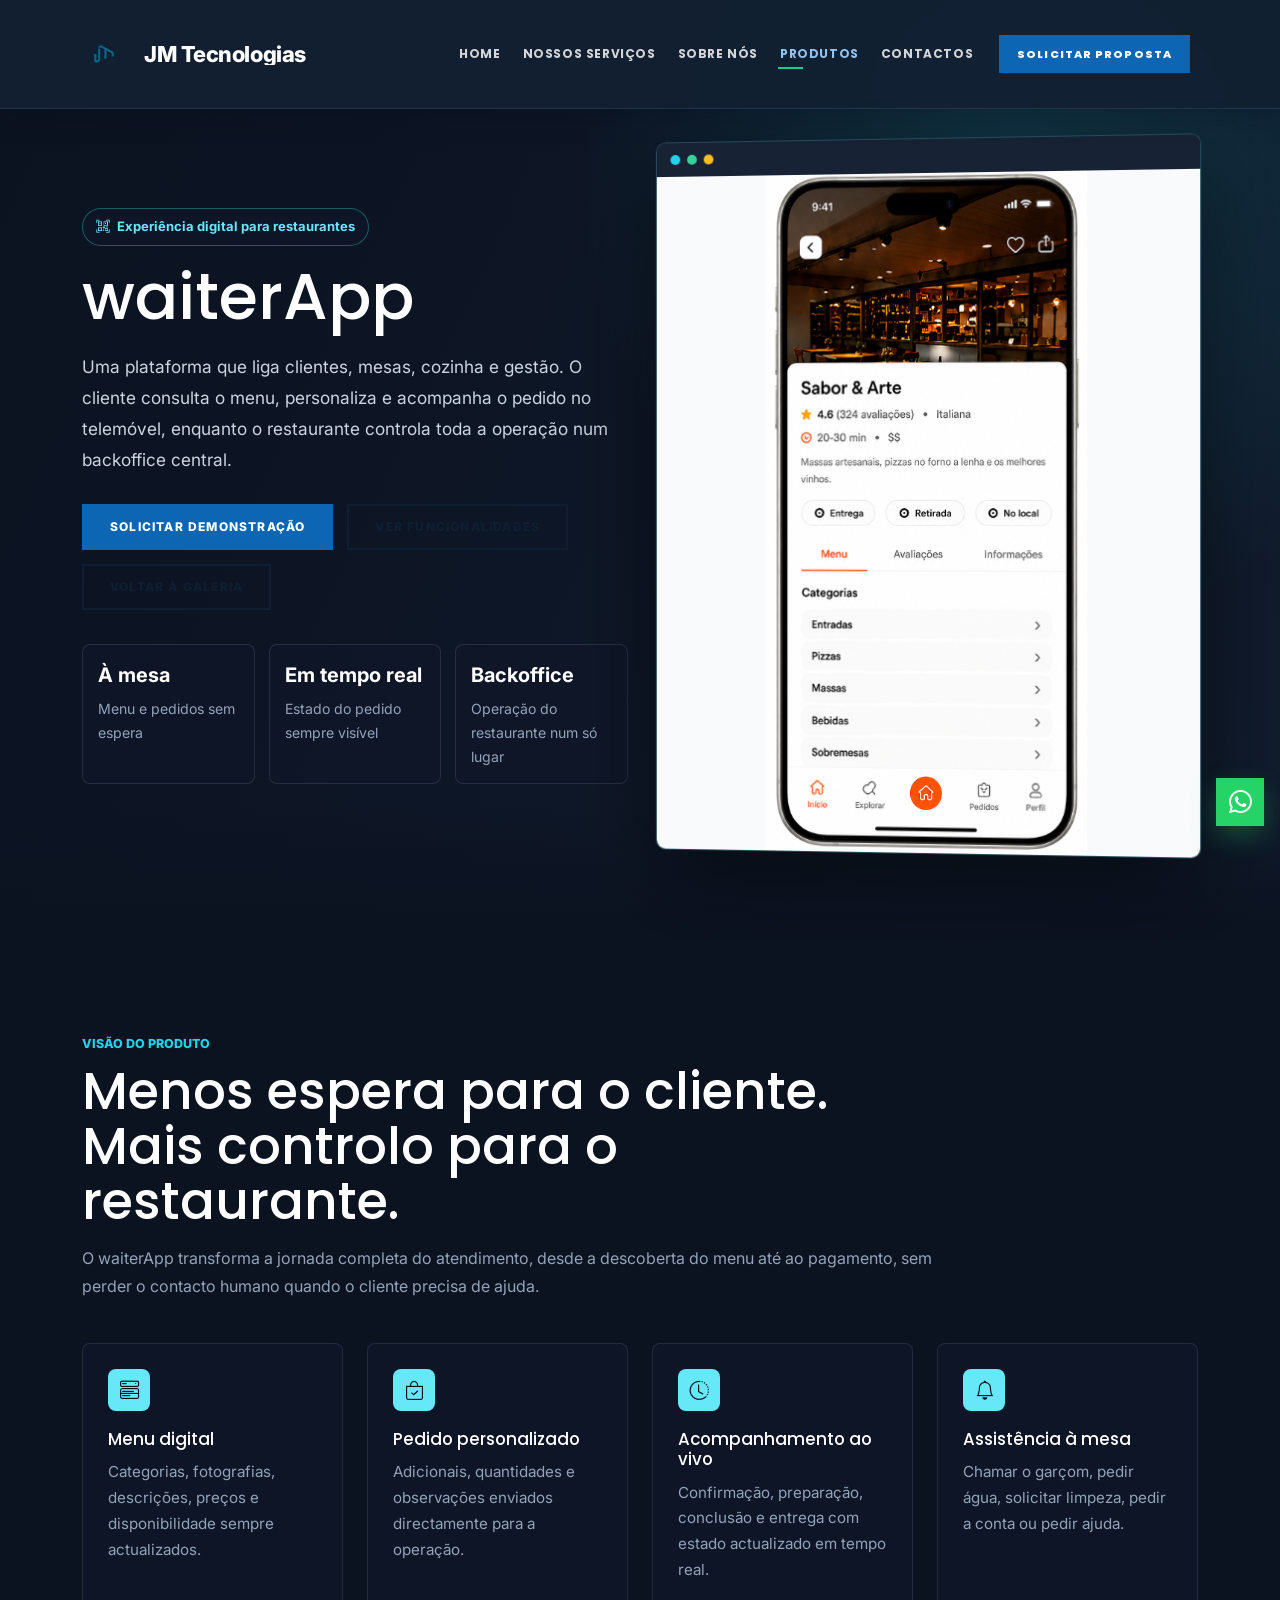
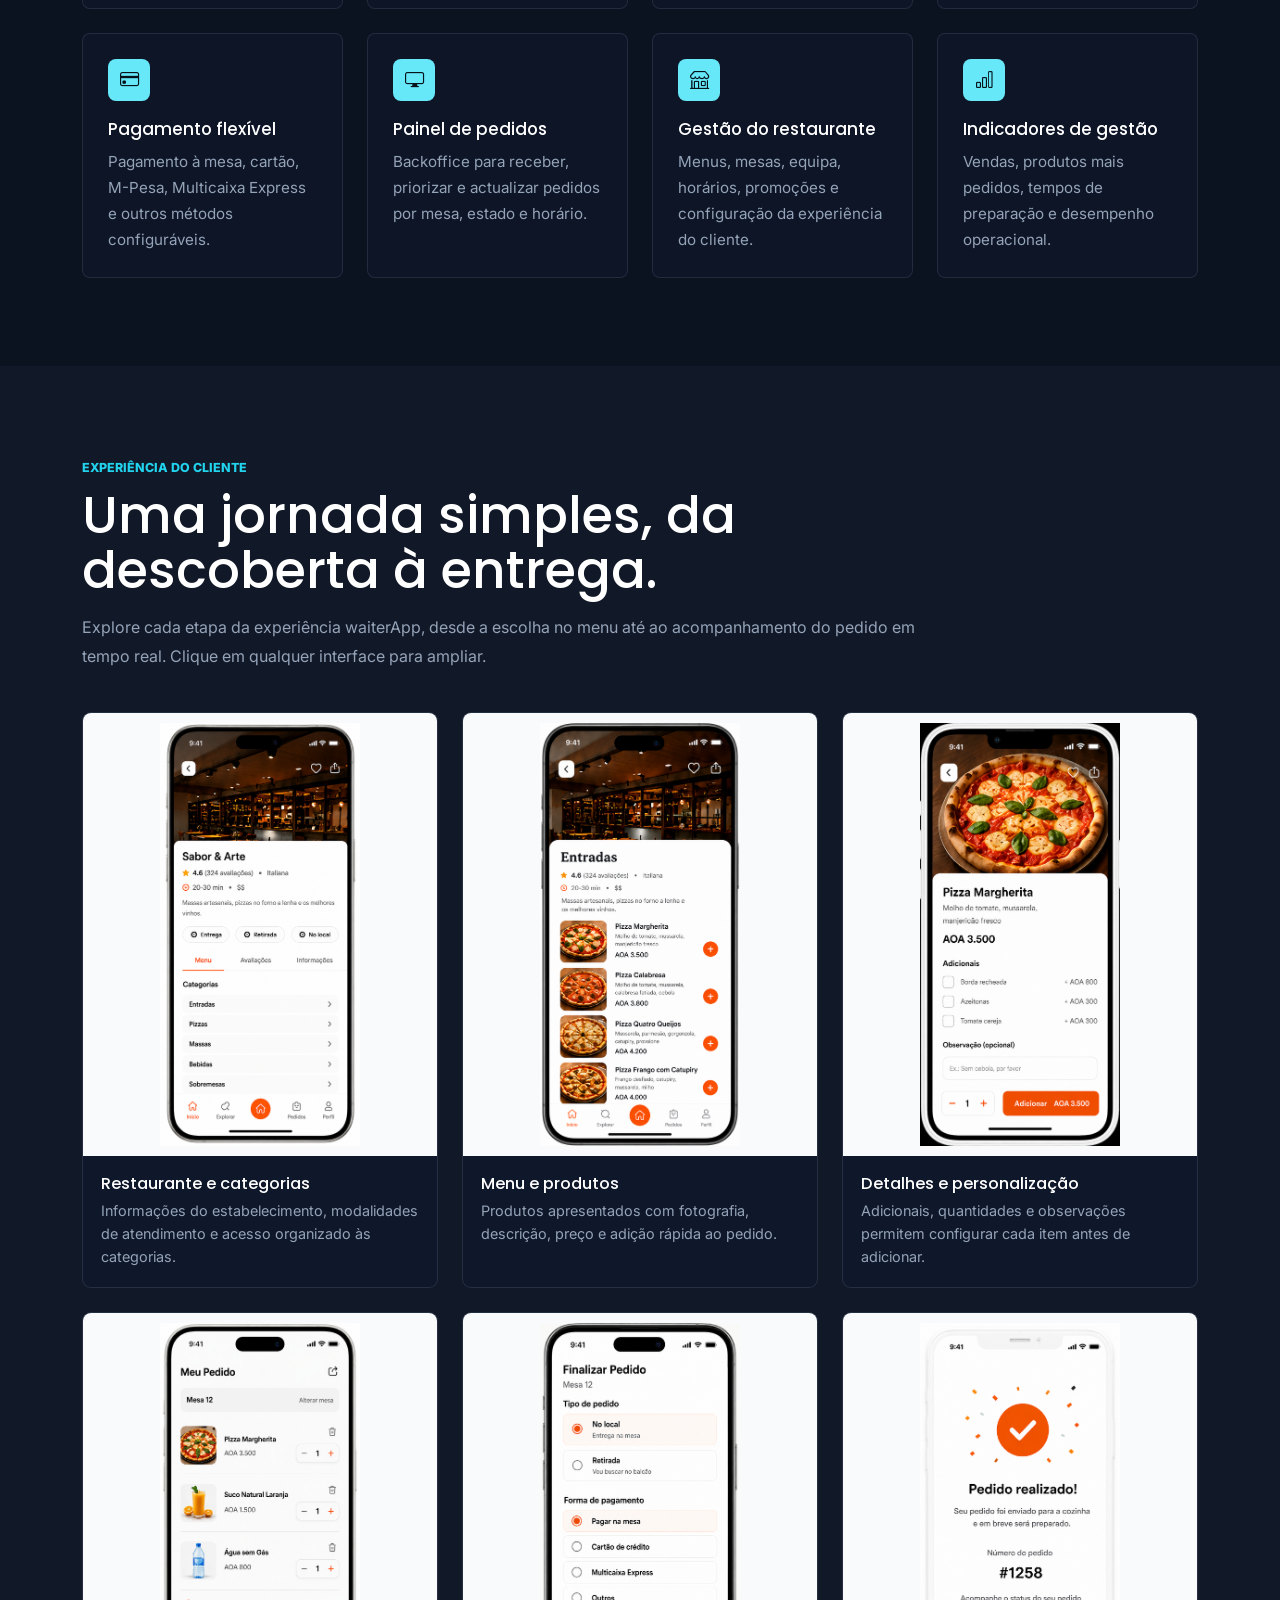
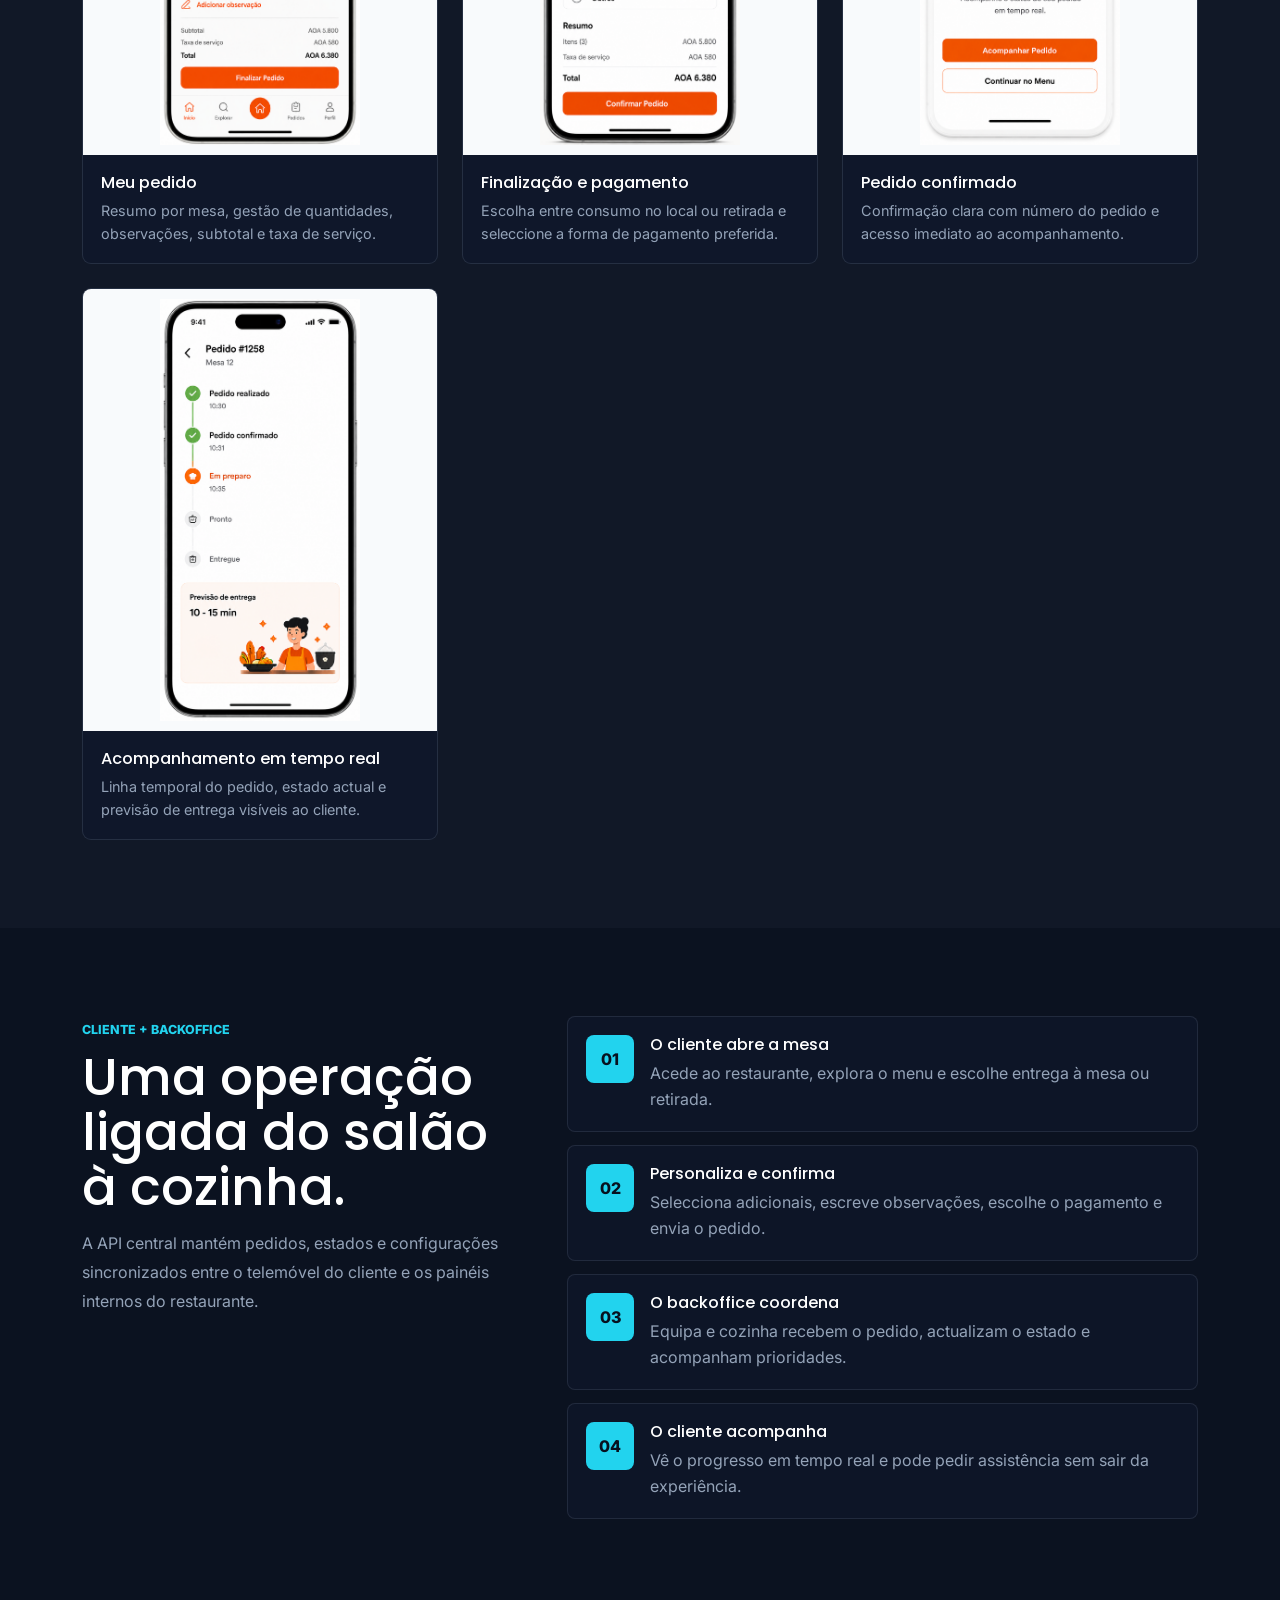
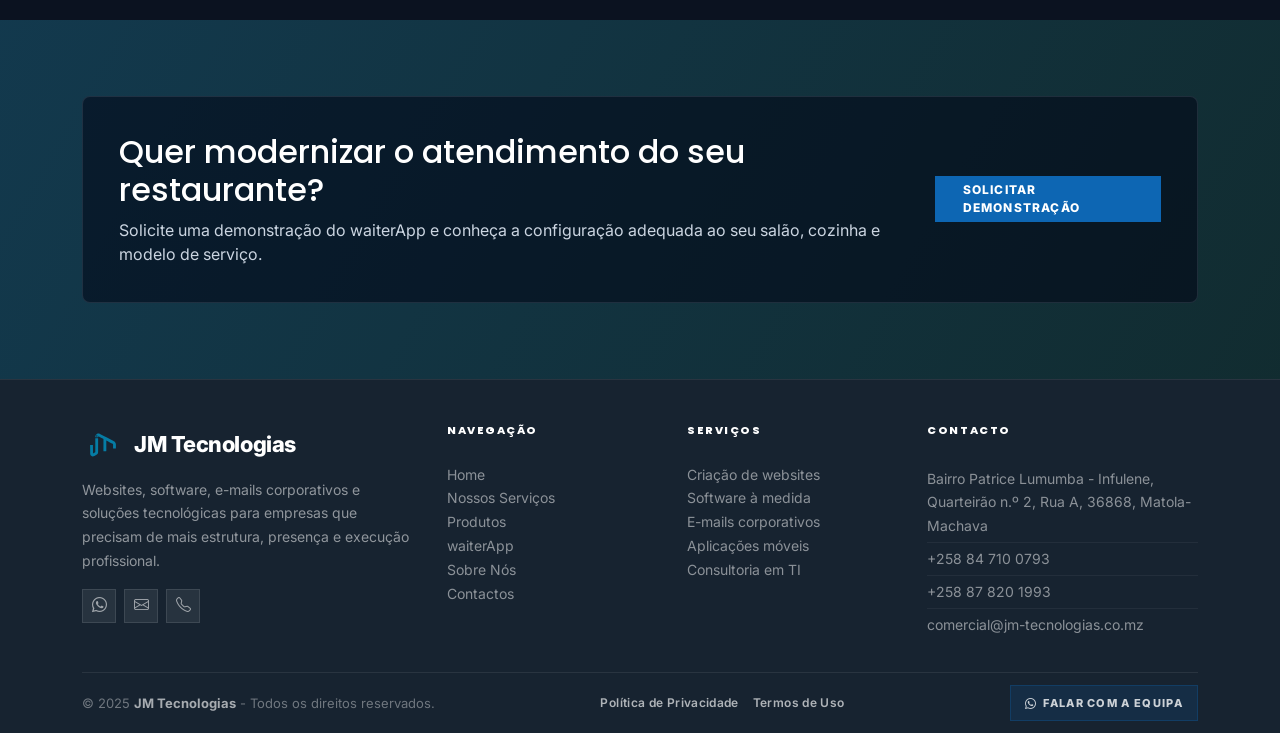
<file: galery/waiterapp.html>
﻿<!DOCTYPE html>
<html lang="pt-MZ">
<head>
  <meta charset="utf-8">
  <meta content="width=device-width, initial-scale=1.0" name="viewport">
  <meta http-equiv="content-language" content="pt-MZ">
  <title>waiterApp | Produto desenvolvido pela JM Tecnologias</title>
  <meta name="description" content="waiterApp: plataforma digital para pedidos à mesa, acompanhamento em tempo real e gestão de restaurantes com backoffice operacional.">
  <meta name="keywords" content="waiterApp, menu digital, pedidos restaurante, pedidos à mesa, backoffice restaurante, software para restaurantes, Mocambique">
  <meta name="author" content="JM Tecnologias">
  <meta name="robots" content="index, follow, max-image-preview:large, max-snippet:-1, max-video-preview:-1">
  <meta name="theme-color" content="#0b1220">
  <link rel="canonical" href="https://jm-tecnologias.co.mz/galery/waiterapp.html">

  <meta property="og:locale" content="pt_MZ">
  <meta property="og:type" content="product">
  <meta property="og:site_name" content="JM Tecnologias">
  <meta property="og:title" content="waiterApp | Produto desenvolvido pela JM Tecnologias">
  <meta property="og:description" content="Experiência digital à mesa e backoffice para gerir menus, pedidos, cozinha, pagamentos e operação do restaurante.">
  <meta property="og:url" content="https://jm-tecnologias.co.mz/galery/waiterapp.html">
  <meta property="og:image" content="https://jm-tecnologias.co.mz/assets/img/waiterapp/03_menu_entradas.png">

  <meta name="twitter:card" content="summary_large_image">
  <meta name="twitter:title" content="waiterApp">
  <meta name="twitter:description" content="Pedidos à mesa, acompanhamento em tempo real e gestão operacional para restaurantes.">
  <meta name="twitter:image" content="https://jm-tecnologias.co.mz/assets/img/waiterapp/03_menu_entradas.png">

  <link href="../assets/img/favicon.png" rel="icon">
  <link href="../assets/img/favicon.png" rel="apple-touch-icon">
  <link href="https://fonts.googleapis.com" rel="preconnect">
  <link href="https://fonts.gstatic.com" rel="preconnect" crossorigin>
  <link href="https://fonts.googleapis.com/css2?family=Inter:wght@400;500;600;700;800&family=Poppins:wght@500;600;700;800&display=swap" rel="stylesheet">
  <link href="../assets/vendor/bootstrap/css/bootstrap.min.css" rel="stylesheet">
  <link href="../assets/vendor/bootstrap-icons/bootstrap-icons.css" rel="stylesheet">
  <link href="../assets/vendor/aos/aos.css" rel="stylesheet">
  <link href="../assets/vendor/glightbox/css/glightbox.min.css" rel="stylesheet">
  <link href="../assets/vendor/swiper/swiper-bundle.min.css" rel="stylesheet">
  <link href="../assets/css/main.css" rel="stylesheet">
  <link href="../assets/css/jm-custom.css" rel="stylesheet">

  <style>
    .product-page{background:#0b1220;color:#e5edf7}.product-hero{position:relative;min-height:94vh;display:flex;align-items:center;padding:138px 0 88px;overflow:hidden;background:radial-gradient(circle at 80% 20%,rgba(24,182,197,.2),transparent 35%),linear-gradient(115deg,#0b1220 0%,#101b2d 100%)}.product-hero:after{content:"";position:absolute;inset:auto 0 0;height:140px;background:linear-gradient(180deg,transparent,#0b1220 88%)}.product-hero .container{position:relative;z-index:2}.product-badge{display:inline-flex;align-items:center;gap:8px;padding:8px 13px;border:1px solid rgba(45,212,191,.38);border-radius:999px;background:rgba(15,23,42,.68);color:#67e8f9;font-size:13px;font-weight:700;margin-bottom:18px}.product-hero h1{color:#fff;font-size:clamp(2.7rem,5vw,5.2rem);line-height:1.02;margin-bottom:22px}.product-hero p{color:#cbd5e1;font-size:1.08rem;line-height:1.8;max-width:720px;margin-bottom:28px}.product-actions{display:flex;flex-wrap:wrap;gap:14px;margin-bottom:34px}.product-proof-row{display:grid;grid-template-columns:repeat(3,1fr);gap:14px}.product-proof{border:1px solid rgba(148,163,184,.18);background:rgba(15,23,42,.68);border-radius:8px;padding:15px}.product-proof strong{display:block;color:#fff;font-size:1.25rem;margin-bottom:6px}.product-proof span{color:#94a3b8;font-size:.88rem}.hero-window{border:1px solid rgba(103,232,249,.25);background:#101827;border-radius:10px;box-shadow:0 28px 90px rgba(0,0,0,.5);overflow:hidden;transform:perspective(1100px) rotateY(-3deg)}.window-bar{display:flex;gap:7px;padding:12px 14px;background:#182235}.window-bar span{width:10px;height:10px;border-radius:50%;background:#22d3ee}.window-bar span:nth-child(2){background:#34d399}.window-bar span:nth-child(3){background:#fbbf24}.hero-window img{display:block;width:100%;height:auto}.section-product{padding:88px 0;background:#0b1220}.section-product.alt{background:#111827}.product-section-heading{max-width:850px;margin-bottom:42px}.kicker{color:#22d3ee;text-transform:uppercase;font-weight:800;font-size:.78rem;display:inline-block;margin-bottom:10px}.product-section-heading h2{color:#fff;font-size:clamp(2rem,4vw,3.25rem);line-height:1.08;margin-bottom:14px}.product-section-heading p{color:#94a3b8;line-height:1.8}.feature-tile,.audience-tile{height:100%;padding:25px;border-radius:8px;background:rgba(15,23,42,.78);border:1px solid rgba(148,163,184,.16)}.feature-tile i,.audience-tile i{width:42px;height:42px;display:inline-flex;align-items:center;justify-content:center;border-radius:8px;color:#06131b;background:#67e8f9;margin-bottom:18px;font-size:1.2rem}.feature-tile h3,.audience-tile h3{color:#fff;font-size:1.05rem;margin-bottom:10px}.feature-tile p,.audience-tile p{color:#94a3b8;line-height:1.7;margin:0;font-size:.95rem}.gallery-card{height:100%;display:block;border-radius:9px;overflow:hidden;border:1px solid rgba(148,163,184,.17);background:#0f172a;text-decoration:none;transition:.25s}.gallery-card:hover{transform:translateY(-5px);border-color:rgba(103,232,249,.5);box-shadow:0 22px 55px rgba(0,0,0,.34)}.gallery-card img{width:100%;aspect-ratio:16/9;object-fit:cover;object-position:top;display:block}.gallery-card div{padding:18px}.gallery-card h3{color:#fff;font-size:1.02rem;margin:0 0 6px}.gallery-card p{color:#94a3b8;font-size:.9rem;line-height:1.6;margin:0}.workflow-step{display:grid;grid-template-columns:48px 1fr;gap:16px;padding:18px;margin-bottom:13px;border-radius:8px;background:rgba(15,23,42,.74);border:1px solid rgba(148,163,184,.15)}.workflow-step span{width:48px;height:48px;border-radius:8px;display:flex;align-items:center;justify-content:center;background:#22d3ee;color:#07111f;font-weight:800}.workflow-step h3{color:#fff;font-size:1rem;margin:0 0 6px}.workflow-step p{color:#94a3b8;margin:0;line-height:1.65}.product-cta{padding:76px 0;background:linear-gradient(120deg,rgba(34,211,238,.18),rgba(34,197,94,.12)),#0f172a}.product-cta-box{display:flex;align-items:center;justify-content:space-between;gap:24px;padding:36px;border-radius:8px;background:rgba(2,6,23,.56);border:1px solid rgba(148,163,184,.16)}.product-cta h2{color:#fff;margin-bottom:8px}.product-cta p{color:#cbd5e1;margin:0}@media(max-width:991px){.product-hero{min-height:auto;padding-top:118px}.product-proof-row{grid-template-columns:1fr}.hero-window{margin-top:32px;transform:none}.product-cta-box{align-items:flex-start;flex-direction:column}}@media(max-width:576px){.product-hero{padding-bottom:64px}.product-actions a{width:100%;text-align:center}.gallery-card img{aspect-ratio:4/3}.section-product{padding:68px 0}}
    .hero-window img{max-height:680px;object-fit:contain;background:#f8fafc}.gallery-card img{aspect-ratio:4/5;object-fit:contain;object-position:center;background:#f8fafc;padding:10px}.gallery-card:hover img{background:#fff}@media(max-width:576px){.gallery-card img{aspect-ratio:3/4;padding:6px}}
  </style>

  <script type="application/ld+json">
  {"@context":"https://schema.org","@type":"SoftwareApplication","name":"waiterApp","applicationCategory":"BusinessApplication","operatingSystem":"Web, Android, iOS","description":"Plataforma para pedidos à mesa, acompanhamento em tempo real e gestão operacional de restaurantes com backoffice.","creator":{"@type":"Organization","name":"JM Tecnologias","url":"https://jm-tecnologias.co.mz/"},"inLanguage":"pt-MZ"}
  </script>
</head>

<body class="product-page">

<header id="header" class="header d-flex align-items-center fixed-top jm-header">
  <div class="container-fluid container-xl position-relative d-flex align-items-center justify-content-between jm-header-inner">
    <a href="../index.html" class="logo d-flex align-items-center jm-logo" aria-label="JM Tecnologias">
      <img src="../assets/img/isotipo.svg" alt="" class="jm-logo-mark" aria-hidden="true">
      <span class="sitename">JM Tecnologias</span>
    </a>
    <nav id="navmenu" class="navmenu jm-navmenu" aria-label="Navegação principal">
      <ul>
        <li><a href="../index.html">Home</a></li>
        <li><a href="../servicos.html">Nossos Serviços</a></li>
        <li><a href="../sobre.html">Sobre Nós</a></li>
        <li><a href="../produtos.html" class="active" aria-current="page">Produtos</a></li>
        <li><a href="../contactos.html">Contactos</a></li>
        <li class="nav-cta-item"><a href="../contactos.html#formulario" class="nav-cta-link">Solicitar proposta</a></li>
        <li class="mobile-menu-extra">
          <div class="mobile-menu-extra-card" aria-label="Contacto rápido da empresa">
            <span class="mobile-menu-extra-label">Contacto rápido</span>
            <div class="mobile-menu-socials">
              <a href="https://wa.me/258847100793" target="_blank" rel="noopener noreferrer" aria-label="WhatsApp da empresa"><i class="bi bi-whatsapp" aria-hidden="true"></i></a>
              <a href="mailto:comercial@jm-tecnologias.co.mz" aria-label="Enviar e-mail"><i class="bi bi-envelope" aria-hidden="true"></i></a>
              <a href="tel:+258847100793" aria-label="Ligar para a empresa"><i class="bi bi-telephone" aria-hidden="true"></i></a>
            </div>
          </div>
        </li>
      </ul>
    </nav>
    <button type="button" class="mobile-nav-toggle d-xl-none" aria-label="Abrir menu" aria-expanded="false">
      <span></span><span></span><span></span>
    </button>
  </div>
</header>

<main id="main-content">
  <section class="product-hero" aria-label="waiterApp">
    <div class="container"><div class="row align-items-center gy-5">
      <div class="col-lg-6" data-aos="fade-up">
        <span class="product-badge"><i class="bi bi-qr-code-scan" aria-hidden="true"></i> Experiência digital para restaurantes</span>
        <h1>waiterApp</h1>
        <p>Uma plataforma que liga clientes, mesas, cozinha e gestão. O cliente consulta o menu, personaliza e acompanha o pedido no telemóvel, enquanto o restaurante controla toda a operação num backoffice central.</p>
        <div class="product-actions"><a href="../contactos.html#formulario" class="btn-corporate btn-corporate-primary">Solicitar demonstração</a><a href="#funcionalidades" class="btn-corporate btn-corporate-secondary">Ver funcionalidades</a><a href="../produtos.html" class="btn-corporate btn-corporate-secondary">Voltar à galeria</a></div>
        <div class="product-proof-row"><div class="product-proof"><strong>À mesa</strong><span>Menu e pedidos sem espera</span></div><div class="product-proof"><strong>Em tempo real</strong><span>Estado do pedido sempre visível</span></div><div class="product-proof"><strong>Backoffice</strong><span>Operação do restaurante num só lugar</span></div></div>
      </div>
      <div class="col-lg-6" data-aos="fade-left"><div class="hero-window"><div class="window-bar"><span></span><span></span><span></span></div><img src="../assets/img/waiterapp/02_restaurante_categorias.png" alt="Interface móvel do waiterApp com menu de entradas e opções de pizzas"></div></div>
    </div></div>
  </section>

  <section class="section-product" id="funcionalidades"><div class="container">
    <div class="product-section-heading" data-aos="fade-up"><span class="kicker">Visão do produto</span><h2>Menos espera para o cliente. Mais controlo para o restaurante.</h2><p>O waiterApp transforma a jornada completa do atendimento, desde a descoberta do menu até ao pagamento, sem perder o contacto humano quando o cliente precisa de ajuda.</p></div>
    <div class="row g-4">
      <div class="col-md-6 col-lg-3"><article class="feature-tile"><i class="bi bi-menu-button-wide"></i><h3>Menu digital</h3><p>Categorias, fotografias, descrições, preços e disponibilidade sempre actualizados.</p></article></div>
      <div class="col-md-6 col-lg-3"><article class="feature-tile"><i class="bi bi-bag-check"></i><h3>Pedido personalizado</h3><p>Adicionais, quantidades e observações enviados directamente para a operação.</p></article></div>
      <div class="col-md-6 col-lg-3"><article class="feature-tile"><i class="bi bi-clock-history"></i><h3>Acompanhamento ao vivo</h3><p>Confirmação, preparação, conclusão e entrega com estado actualizado em tempo real.</p></article></div>
      <div class="col-md-6 col-lg-3"><article class="feature-tile"><i class="bi bi-bell"></i><h3>Assistência à mesa</h3><p>Chamar o garçom, pedir água, solicitar limpeza, pedir a conta ou pedir ajuda.</p></article></div>
      <div class="col-md-6 col-lg-3"><article class="feature-tile"><i class="bi bi-credit-card"></i><h3>Pagamento flexível</h3><p>Pagamento à mesa, cartão, M-Pesa, Multicaixa Express e outros métodos configuráveis.</p></article></div>
      <div class="col-md-6 col-lg-3"><article class="feature-tile"><i class="bi bi-display"></i><h3>Painel de pedidos</h3><p>Backoffice para receber, priorizar e actualizar pedidos por mesa, estado e horário.</p></article></div>
      <div class="col-md-6 col-lg-3"><article class="feature-tile"><i class="bi bi-shop"></i><h3>Gestão do restaurante</h3><p>Menus, mesas, equipa, horários, promoções e configuração da experiência do cliente.</p></article></div>
      <div class="col-md-6 col-lg-3"><article class="feature-tile"><i class="bi bi-bar-chart"></i><h3>Indicadores de gestão</h3><p>Vendas, produtos mais pedidos, tempos de preparação e desempenho operacional.</p></article></div>
    </div>
  </div></section>

  <section class="section-product alt" id="galeria"><div class="container">
    <div class="product-section-heading" data-aos="fade-up"><span class="kicker">Experiência do cliente</span><h2>Uma jornada simples, da descoberta à entrega.</h2><p>Explore cada etapa da experiência waiterApp, desde a escolha no menu até ao acompanhamento do pedido em tempo real. Clique em qualquer interface para ampliar.</p></div>
    <div class="row g-4">
      <div class="col-md-6 col-lg-4"><a class="gallery-card glightbox" href="../assets/img/waiterapp/02_restaurante_categorias.png" data-gallery="waiterapp"><img src="../assets/img/waiterapp/02_restaurante_categorias.png" alt="Página do restaurante com categorias do menu" loading="lazy"><div><h3>Restaurante e categorias</h3><p>Informações do estabelecimento, modalidades de atendimento e acesso organizado às categorias.</p></div></a></div>
      <div class="col-md-6 col-lg-4"><a class="gallery-card glightbox" href="../assets/img/waiterapp/03_menu_entradas.png" data-gallery="waiterapp"><img src="../assets/img/waiterapp/03_menu_entradas.png" alt="Menu de entradas com pizzas, preços e botões para adicionar" loading="lazy"><div><h3>Menu e produtos</h3><p>Produtos apresentados com fotografia, descrição, preço e adição rápida ao pedido.</p></div></a></div>
      <div class="col-md-6 col-lg-4"><a class="gallery-card glightbox" href="../assets/img/waiterapp/01_detalhes_pizza.png" data-gallery="waiterapp"><img src="../assets/img/waiterapp/01_detalhes_pizza.png" alt="Detalhes da pizza com adicionais e observação" loading="lazy"><div><h3>Detalhes e personalização</h3><p>Adicionais, quantidades e observações permitem configurar cada item antes de adicionar.</p></div></a></div>
      <div class="col-md-6 col-lg-4"><a class="gallery-card glightbox" href="../assets/img/waiterapp/04_meu_pedido.png" data-gallery="waiterapp"><img src="../assets/img/waiterapp/04_meu_pedido.png" alt="Carrinho Meu Pedido com itens e total" loading="lazy"><div><h3>Meu pedido</h3><p>Resumo por mesa, gestão de quantidades, observações, subtotal e taxa de serviço.</p></div></a></div>
      <div class="col-md-6 col-lg-4"><a class="gallery-card glightbox" href="../assets/img/waiterapp/05_finalizar_pedido.png" data-gallery="waiterapp"><img src="../assets/img/waiterapp/05_finalizar_pedido.png" alt="Finalização do pedido com modalidade e pagamento" loading="lazy"><div><h3>Finalização e pagamento</h3><p>Escolha entre consumo no local ou retirada e seleccione a forma de pagamento preferida.</p></div></a></div>
      <div class="col-md-6 col-lg-4"><a class="gallery-card glightbox" href="../assets/img/waiterapp/06_pedido_realizado.png" data-gallery="waiterapp"><img src="../assets/img/waiterapp/06_pedido_realizado.png" alt="Confirmação de pedido realizado" loading="lazy"><div><h3>Pedido confirmado</h3><p>Confirmação clara com número do pedido e acesso imediato ao acompanhamento.</p></div></a></div>
      <div class="col-md-6 col-lg-4"><a class="gallery-card glightbox" href="../assets/img/waiterapp/07_acompanhar_pedido.png" data-gallery="waiterapp"><img src="../assets/img/waiterapp/07_acompanhar_pedido.png" alt="Acompanhamento do estado do pedido em tempo real" loading="lazy"><div><h3>Acompanhamento em tempo real</h3><p>Linha temporal do pedido, estado actual e previsão de entrega visíveis ao cliente.</p></div></a></div>
    </div>
  </div></section>

  <section class="section-product"><div class="container"><div class="row g-5 align-items-start">
    <div class="col-lg-5"><div class="product-section-heading"><span class="kicker">Cliente + backoffice</span><h2>Uma operação ligada do salão à cozinha.</h2><p>A API central mantém pedidos, estados e configurações sincronizados entre o telemóvel do cliente e os painéis internos do restaurante.</p></div></div>
    <div class="col-lg-7"><div class="workflow-step"><span>01</span><div><h3>O cliente abre a mesa</h3><p>Acede ao restaurante, explora o menu e escolhe entrega à mesa ou retirada.</p></div></div><div class="workflow-step"><span>02</span><div><h3>Personaliza e confirma</h3><p>Selecciona adicionais, escreve observações, escolhe o pagamento e envia o pedido.</p></div></div><div class="workflow-step"><span>03</span><div><h3>O backoffice coordena</h3><p>Equipa e cozinha recebem o pedido, actualizam o estado e acompanham prioridades.</p></div></div><div class="workflow-step"><span>04</span><div><h3>O cliente acompanha</h3><p>Vê o progresso em tempo real e pode pedir assistência sem sair da experiência.</p></div></div></div>
  </div></div></section>

  <section class="product-cta"><div class="container"><div class="product-cta-box"><div><h2>Quer modernizar o atendimento do seu restaurante?</h2><p>Solicite uma demonstração do waiterApp e conheça a configuração adequada ao seu salão, cozinha e modelo de serviço.</p></div><a href="../contactos.html#formulario" class="btn-corporate btn-corporate-primary">Solicitar demonstração</a></div></div></section>
</main>

<footer id="footer" class="footer footer-corporate">
  <div class="container">
    <div class="footer-main-grid">
      <div class="footer-brand-col">
        <a href="../index.html" class="logo d-flex align-items-center jm-logo footer-logo" aria-label="JM Tecnologias">
          <img src="../assets/img/isotipo.svg" alt="" class="jm-logo-mark" aria-hidden="true">
          <span class="sitename">JM Tecnologias</span>
        </a>
        <p>Websites, software, e-mails corporativos e soluções tecnológicas para empresas que precisam de mais estrutura, presença e execução profissional.</p>
        <div class="footer-brand-social">
          <a href="https://wa.me/258847100793" target="_blank" rel="noopener noreferrer" class="footer-social-link" aria-label="WhatsApp"><i class="bi bi-whatsapp" aria-hidden="true"></i></a>
          <a href="mailto:comercial@jm-tecnologias.co.mz" class="footer-social-link" aria-label="E-mail"><i class="bi bi-envelope" aria-hidden="true"></i></a>
          <a href="tel:+258847100793" class="footer-social-link" aria-label="Telefone"><i class="bi bi-telephone" aria-hidden="true"></i></a>
        </div>
      </div>
      <div class="footer-links-col">
        <h4>Navegação</h4>
        <ul>
          <li><a href="../index.html">Home</a></li>
          <li><a href="../servicos.html">Nossos Serviços</a></li>
          <li><a href="../produtos.html">Produtos</a></li>
          <li><a href="waiterapp.html">waiterApp</a></li>
          <li><a href="../sobre.html">Sobre Nós</a></li>
          <li><a href="../contactos.html">Contactos</a></li>
        </ul>
      </div>
      <div class="footer-links-col">
        <h4>Serviços</h4>
        <ul>
          <li><a href="../servicos.html">Criação de websites</a></li>
          <li><a href="../servicos.html">Software à medida</a></li>
          <li><a href="../servicos.html">E-mails corporativos</a></li>
          <li><a href="../servicos.html">Aplicações móveis</a></li>
          <li><a href="../servicos.html">Consultoria em TI</a></li>
        </ul>
      </div>
      <div class="footer-links-col">
        <h4>Contacto</h4>
        <ul class="footer-contact-list">
          <li>Bairro Patrice Lumumba - Infulene, Quarteirão n.º 2, Rua A, 36868, Matola-Machava</li>
          <li><a href="tel:+258847100793">+258 84 710 0793</a></li>
          <li><a href="tel:+258878201993">+258 87 820 1993</a></li>
          <li><a href="mailto:comercial@jm-tecnologias.co.mz">comercial@jm-tecnologias.co.mz</a></li>
        </ul>
      </div>
    </div>
    <div class="footer-bottom-row">
      <p>© 2025 <strong>JM Tecnologias</strong> - Todos os direitos reservados.</p>
      <div class="footer-legal-links">
        <a href="../politica-privacidade.html">Política de Privacidade</a>
        <a href="../termos-condicoes.html">Termos de Uso</a>
      </div>
      <a class="footer-inline-cta" href="https://wa.me/258847100793" target="_blank" rel="noopener noreferrer">
        <i class="bi bi-whatsapp" aria-hidden="true"></i> Falar com a equipa
      </a>
    </div>
  </div>
</footer>

<div class="floating-actions" aria-label="Ações rápidas">
  <a href="https://wa.me/258847100793" target="_blank" rel="noopener noreferrer" class="whatsapp-float" aria-label="Contactar por WhatsApp"><i class="bi bi-whatsapp" aria-hidden="true"></i></a>
  <a href="#" id="scroll-top" class="scroll-top d-flex align-items-center justify-content-center" aria-label="Voltar ao topo"><i class="bi bi-arrow-up-short" aria-hidden="true"></i></a>
</div>
<div id="preloader" aria-hidden="true"></div>

<script src="../assets/vendor/bootstrap/js/bootstrap.bundle.min.js"></script>
<script src="../assets/vendor/aos/aos.js"></script>
<script src="../assets/vendor/glightbox/js/glightbox.min.js"></script>
<script src="../assets/vendor/purecounter/purecounter_vanilla.js"></script>
<script src="../assets/vendor/swiper/swiper-bundle.min.js"></script>
<script src="../assets/js/main.js"></script>
<script src="../assets/js/jm-custom.js"></script>
</body>
</html>
</file>
<file: assets/css/jm-custom.css>
/* =============================================
   JM Tecnologias — Custom CSS v6
   Auditoria + Redesign Compacto + Formulário
   ============================================= */

/* ---- TOKENS ---- */
:root {
  --default-font: "Inter", system-ui, -apple-system, "Segoe UI", sans-serif;
  --heading-font: "Poppins", sans-serif;
  --nav-font: "Poppins", sans-serif;

  --background-color: #d7e2ec;
  --default-color: #34485b;
  --heading-color: #0f1f31;
  --accent-color: #0d66b3;
  --accent-hover: #094f8b;
  --surface-color: #e5edf5;
  --contrast-color: #ffffff;

  --jm-white-soft: #dfe8f0;
  --jm-white-2: #e8eff5;
  --jm-blue-soft: #cad8e5;
  --jm-blue-line: #8ba9c3;
  --jm-dark: #1d2b39;
  --jm-dark-2: #273749;
  --jm-dark-3: #32465a;
  --jm-text-light: rgba(255,255,255,.84);
  --jm-border: rgba(21,48,77,.15);
  --jm-shadow: 0 14px 32px rgba(10,27,45,.09);

  --section-padding: 80px;
  --card-padding: 28px;
}

/* ---- RESET BASE ---- */
html { scroll-behavior: smooth; }
html, body { max-width: 100%; overflow-x: hidden; }

body {
  background: linear-gradient(180deg, #d5e0e9 0%, #ced9e3 100%);
  color: var(--default-color);
  font-family: var(--default-font);
}

body, a, button, input, textarea, select { font-family: var(--default-font); }
a { color: var(--accent-color); text-decoration: none; }
a:hover { color: var(--accent-hover); }
img { max-width: 100%; display: block; }

/* ---- SECTION SHELLS ---- */
.section-shell {
  position: relative;
  padding: var(--section-padding) 0;
}

.tone-soft {
  background: linear-gradient(180deg, rgba(223,232,240,.92) 0%, rgba(215,226,236,.95) 100%);
}

.tone-dark {
  background: linear-gradient(180deg, #203041 0%, #182532 100%);
  color: var(--jm-text-light);
}

.tone-slate {
  background: linear-gradient(180deg, #bac9d7 0%, #d3dde6 100%);
}

/* ---- SECTION HEADING ---- */
.section-heading {
  max-width: 840px;
  margin: 0 0 32px;
  text-align: left;
}

.section-heading-left {
  margin-left: 0;
  text-align: left;
}

.section-kicker {
  display: inline-flex;
  align-items: center;
  min-height: 30px;
  padding: 6px 14px;
  margin-bottom: 14px;
  border-left: 4px solid var(--accent-color);
  background: #ffffff;
  color: var(--heading-color);
  font-size: 10px;
  font-weight: 800;
  letter-spacing: .18em;
  text-transform: uppercase;
  line-height: 1;
  box-shadow: 0 2px 8px rgba(0,0,0,.08);
}

.tone-dark .section-kicker,
.page-hero .section-kicker,
.contact-form-section .section-kicker {
  background: rgba(255,255,255,.10);
  color: #ffffff;
  border-left-color: #91c4f0;
  box-shadow: none;
}
.hero-showcase-copy span {
  background: rgba(255,255,255,.10);
  color: rgba(255,255,255,.9);
}

.section-heading h2,
.page-hero-copy h1,
.jm-hero h1,
.info-panel h2,
.contact-main-panel h2 {
  margin: 0;
  color: var(--heading-color);
  font-family: var(--heading-font);
  font-weight: 800;
  letter-spacing: -.03em;
  line-height: 1.04;
}

.section-heading h2 { font-size: clamp(26px, 3.4vw, 44px); }
.tone-dark .section-heading h2 { color: #ffffff; }

.section-heading p,
.page-hero-copy p,
.hero-summary,
.info-panel p,
.contact-main-panel p,
.summary-card p,
.service-preview-body p,
.service-page-body p,
.value-card p,
.team-card-body p,
.contact-info-card span,
.footer-brand-col p,
.footer-links-col li,
.footer-links-col a,
.footer-bottom-row p {
  font-size: 15px;
  line-height: 1.7;
  color: #43586a;
}

.section-heading p { margin: 14px 0 0; max-width: 720px; }
.section-heading-left p { margin-left: 0; }

.tone-dark .section-heading p,
.tone-dark .summary-card p,
.tone-dark .team-card-body p,
.tone-dark .footer-links-col a,
.tone-dark .footer-bottom-row p,
.tone-dark .contact-info-card span,
.tone-dark .reason-box span {
  color: rgba(255,255,255,.82);
}

.section-actions-center { text-align: center; margin-top: 36px; }

/* ---- HEADER ---- */
.header.jm-header,
.jm-header-inner,
.navmenu.jm-navmenu { overflow: visible !important; }

.header.jm-header {
  background: rgba(18,32,50,.97);
  border-bottom: 1px solid rgba(145,196,240,.12);
  box-shadow: 0 4px 28px rgba(5,14,28,.28);
  backdrop-filter: blur(18px);
  -webkit-backdrop-filter: blur(18px);
}

.scrolled .header.jm-header { background: rgba(15,28,46,.99); border-bottom-color: rgba(145,196,240,.15); }
.jm-header-inner { min-height: 78px; }

.jm-logo .sitename {
  color: #ffffff;
  font-size: 22px;
  font-weight: 800;
  letter-spacing: -.02em;
}

/* ---- NAV ---- */
.navmenu.jm-navmenu ul { gap: 2px; }
.navmenu.jm-navmenu > ul > li { padding: 10px 8px; }

.navmenu.jm-navmenu a,
.navmenu.jm-navmenu a:focus {
  color: rgba(255,255,255,.82);
  font-size: 12px;
  font-weight: 700;
  letter-spacing: .05em;
  text-transform: uppercase;
}

.navmenu.jm-navmenu .active,
.navmenu.jm-navmenu a:hover { color: #91c4f0; }

.navmenu.jm-navmenu .nav-cta-item { margin-left: 6px; }

.navmenu.jm-navmenu .nav-cta-link {
  display: inline-flex;
  align-items: center;
  justify-content: center;
  min-height: 38px;
  padding: 0 18px !important;
  background: var(--accent-color);
  color: #fff !important;
  font-size: 11px;
  font-weight: 800;
  letter-spacing: .10em;
  text-transform: uppercase;
  transition: background .22s ease;
}

.navmenu.jm-navmenu .nav-cta-link:hover {
  background: var(--accent-hover);
  color: #fff !important;
}

/* ---- BUTTONS ---- */
.btn-corporate {
  display: inline-flex;
  align-items: center;
  justify-content: center;
  min-height: 46px;
  padding: 0 26px;
  font-size: 12px;
  font-weight: 800;
  letter-spacing: .10em;
  text-transform: uppercase;
  transition: background .22s, color .22s, border-color .22s, transform .18s;
}

.btn-corporate:hover { transform: translateY(-1px); }

.btn-corporate-primary {
  background: var(--accent-color);
  color: #fff;
  border: 2px solid var(--accent-color);
}

.btn-corporate-primary:hover {
  background: var(--accent-hover);
  border-color: var(--accent-hover);
  color: #fff;
}

.btn-corporate-secondary {
  background: transparent;
  color: var(--heading-color);
  border: 2px solid var(--heading-color);
}

.btn-corporate-secondary:hover {
  background: var(--heading-color);
  color: #fff;
}

.tone-dark .btn-corporate-secondary {
  color: #fff;
  border-color: rgba(255,255,255,.50);
}

.tone-dark .btn-corporate-secondary:hover {
  background: rgba(255,255,255,.12);
  border-color: rgba(255,255,255,.70);
  color: #fff;
}

/* ---- HERO ---- */
.jm-hero {
  position: relative;
  min-height: 100vh;
  display: flex;
  align-items: center;
  padding: 120px 0 80px;
  overflow: hidden;
}

.hero-background-slider {
  position: absolute;
  inset: 0;
  z-index: 0;
}

.hero-slide {
  position: absolute;
  inset: 0;
  background-size: cover;
  background-position: center;
  opacity: 0;
  transition: opacity 1.4s ease;
}

.hero-slide.active { opacity: 1; }

.hero-layer {
  position: absolute;
  inset: 0;
  z-index: 1;
  background:
    linear-gradient(105deg, rgba(209,222,233,.96) 0%, rgba(209,222,233,.90) 48%, rgba(26,39,54,.88) 100%),
    linear-gradient(180deg, rgba(13,102,179,.10), rgba(12,25,38,.16));
}

.jm-hero .container { position: relative; z-index: 2; }

.jm-hero h1 {
  font-size: clamp(32px, 4.6vw, 64px);
  line-height: .98;
  letter-spacing: -.04em;
  margin: 12px 0 16px;
  max-width: 14ch;
}

.hero-summary {
  max-width: 540px;
  margin-bottom: 26px;
  color: #2e4258;
  font-size: 16px;
}

.hero-actions {
  display: flex;
  gap: 10px;
  flex-wrap: wrap;
  margin-bottom: 32px;
}

.eyebrow-pill {
  display: inline-flex;
  align-items: center;
  padding: 5px 12px;
  background: rgba(13,102,179,.10);
  border: 1px solid rgba(13,102,179,.22);
  color: var(--accent-color);
  font-size: 10px;
  font-weight: 700;
  letter-spacing: .12em;
  text-transform: uppercase;
  line-height: 1;
}

.hero-trust-grid {
  display: grid;
  grid-template-columns: repeat(3, minmax(0,1fr));
  gap: 8px;
}

.hero-trust-card {
  padding: 12px 14px;
  background: rgba(255,255,255,.28);
  border: 1px solid rgba(255,255,255,.40);
  border-left: 3px solid var(--accent-color);
  transition: background .22s, transform .22s;
}

.hero-trust-card:hover {
  background: rgba(255,255,255,.40);
  transform: translateY(-2px);
}

.hero-trust-card strong {
  display: block;
  font-size: 12px;
  font-weight: 800;
  color: var(--heading-color);
  letter-spacing: .04em;
  text-transform: uppercase;
  margin-bottom: 3px;
}

.hero-trust-card span {
  font-size: 13px;
  color: #2e4258;
  line-height: 1.5;
}

/* Hero showcase */
.hero-showcase-panel {
  background: rgba(22,34,48,.92);
  border: 1px solid rgba(255,255,255,.10);
  overflow: hidden;
  box-shadow: var(--jm-shadow);
}

.hero-showcase-head {
  display: flex;
  gap: 6px;
  align-items: center;
  padding: 10px 14px;
  background: rgba(0,0,0,.20);
  border-bottom: 1px solid rgba(255,255,255,.06);
}

.hero-showcase-head span {
  display: block;
  width: 9px;
  height: 9px;
  border-radius: 50%;
  background: rgba(255,255,255,.20);
}

.hero-showcase-stage {
  position: relative;
  aspect-ratio: 16/10;
  overflow: hidden;
  min-height: 260px;
}

.hero-showcase-screen {
  position: absolute;
  inset: 0;
  background-size: cover;
  background-position: center;
  opacity: 0;
  transition: opacity 1.2s ease;
}

.hero-showcase-screen.active { opacity: 1; }

.hero-showcase-copy {
  position: absolute;
  inset: 0;
  display: flex;
  flex-direction: column;
  justify-content: flex-end;
  padding: 20px;
  background: linear-gradient(0deg, rgba(13,22,34,.92) 0%, transparent 60%);
}

.hero-showcase-copy h2 {
  color: #fff;
  font-size: 18px;
  font-weight: 800;
  margin: 8px 0 5px;
}

.hero-showcase-copy p {
  color: rgba(255,255,255,.76);
  font-size: 13px;
  line-height: 1.55;
  margin: 0;
}

.hero-mini-ribbon {
  display: grid;
  grid-template-columns: repeat(3, minmax(0,1fr));
  margin-top: 1px;
  gap: 1px;
}

.hero-mini-ribbon div {
  padding: 9px;
  text-align: center;
  background: rgba(13,102,179,.16);
  color: rgba(255,255,255,.88);
  font-size: 10px;
  font-weight: 800;
  letter-spacing: .14em;
  text-transform: uppercase;
}

/* ---- SUMMARY CARDS ---- */
.summary-card {
  padding: var(--card-padding);
  background: rgba(27,42,57,.92);
  border-left: 3px solid var(--accent-color);
  height: 100%;
  display: flex;
  flex-direction: column;
  transition: transform .28s ease, box-shadow .28s ease, border-color .28s ease;
}

.summary-card:hover {
  transform: translateY(-3px);
  box-shadow: var(--jm-shadow);
  border-left-color: var(--accent-color);
}

.summary-card.dark-card {
  background: rgba(27,42,57,.92);
  border-left-color: var(--accent-color);
}

.summary-card strong {
  display: block;
  font-size: 13px;
  font-weight: 800;
  color: #fff;
  letter-spacing: .05em;
  text-transform: uppercase;
  margin-bottom: 8px;
}

.summary-card.dark-card strong { color: #fff; }
.summary-card p { color: rgba(255,255,255,.78) !important; }

/* ---- SERVICES CAROUSEL ---- */
.service-preview-card {
  height: 100%;
  background: rgba(28,42,58,.92);
  overflow: hidden;
  transition: transform .28s ease, box-shadow .28s ease;
}

.service-preview-card:hover {
  transform: translateY(-4px);
  box-shadow: 0 20px 40px rgba(5,14,24,.25);
}

.service-preview-media {
  height: 170px;
  background-size: cover;
  background-position: center;
  position: relative;
  overflow: hidden;
}

.service-preview-media::after {
  content: '';
  position: absolute;
  inset: 0;
  background: linear-gradient(0deg, rgba(15,25,36,.70) 0%, transparent 60%);
}

.service-preview-media span {
  position: absolute;
  bottom: 10px;
  left: 12px;
  z-index: 2;
  font-size: 10px;
  font-weight: 800;
  letter-spacing: .14em;
  text-transform: uppercase;
  color: rgba(255,255,255,.80);
}

.service-preview-body { padding: var(--card-padding); }

.service-preview-icon {
  display: inline-flex;
  align-items: center;
  justify-content: center;
  width: 42px;
  height: 42px;
  background: rgba(13,102,179,.16);
  color: #91c4f0;
  font-size: 18px;
  margin-bottom: 12px;
}

.service-preview-body h3 {
  color: #fff;
  font-size: 18px;
  font-weight: 800;
  margin-bottom: 8px;
}

.service-preview-body p {
  color: rgba(255,255,255,.74);
  font-size: 14px;
}

.service-preview-body ul {
  margin: 12px 0 0;
  padding: 0;
  list-style: none;
}

.service-preview-body ul li {
  padding: 4px 0;
  color: rgba(255,255,255,.60);
  font-size: 13px;
  border-bottom: 1px solid rgba(255,255,255,.06);
}

.service-preview-body ul li:last-child { border-bottom: none; }

.service-preview-body ul li::before {
  content: "→ ";
  color: var(--accent-color);
  font-weight: 700;
}

.services-swiper-pagination {
  text-align: center;
  margin-top: 20px;
}

.services-swiper-pagination .swiper-pagination-bullet {
  background: rgba(255,255,255,.30);
  opacity: 1;
}

.services-swiper-pagination .swiper-pagination-bullet-active {
  background: var(--accent-color);
}

/* ---- REASONS ---- */
.reasons-grid {
  display: grid;
  grid-template-columns: repeat(2, minmax(0,1fr));
  gap: 10px;
}

.reason-box {
  display: flex;
  align-items: center;
  gap: 12px;
  padding: 14px 16px;
  background: rgba(255,255,255,.38);
  border: 1px solid rgba(255,255,255,.50);
  transition: background .22s, transform .22s, border-color .22s;
}

.reason-box:hover {
  background: rgba(255,255,255,.56);
  border-color: rgba(13,102,179,.28);
  transform: translateY(-2px);
}

.reason-box i { font-size: 18px; color: var(--accent-color); flex-shrink: 0; }

.reason-box span {
  font-size: 14px;
  font-weight: 700;
  color: var(--heading-color);
}

/* ---- PAGE HERO ---- */
.page-hero {
  position: relative;
  padding: 150px 0 72px;
  overflow: hidden;
  background: #243445;
}

.page-hero-bg {
  position: absolute;
  inset: 0;
  background-size: cover;
  background-position: center;
  filter: grayscale(6%) saturate(.9) brightness(.50);
}

.page-hero-layer {
  position: absolute;
  inset: 0;
  background: linear-gradient(90deg, rgba(16,26,38,.95) 0%, rgba(16,26,38,.88) 44%, rgba(16,26,38,.72) 100%);
}

.page-hero-copy {
  position: relative;
  max-width: 720px;
}

.page-hero-copy h1 {
  color: #ffffff;
  font-size: clamp(30px, 4.4vw, 54px);
  font-family: var(--heading-font);
  font-weight: 800;
  letter-spacing: -.03em;
  line-height: 1.04;
}

.page-hero-copy p {
  margin-top: 14px;
  color: rgba(255,255,255,.86);
  max-width: 620px;
  font-size: 16px;
  line-height: 1.68;
}

/* ---- SERVICES PAGE ---- */
.service-page-card {
  height: 100%;
  background: rgba(231,238,245,.90);
  overflow: hidden;
  transition: transform .28s ease, box-shadow .28s ease, border-top-color .28s ease;
  border-top: 3px solid transparent;
  display: flex;
  flex-direction: column;
}

.service-page-card:hover {
  transform: translateY(-4px);
  box-shadow: var(--jm-shadow);
  border-top-color: var(--accent-color);
}

.service-page-card-digital { border-top-color: var(--accent-color); }

.service-page-media {
  height: 150px;
  background-size: cover;
  background-position: center;
  position: relative;
}

.service-page-badge {
  position: absolute;
  bottom: 0;
  left: 0;
  padding: 4px 10px;
  background: var(--accent-color);
  color: #fff;
  font-size: 10px;
  font-weight: 800;
  letter-spacing: .12em;
  text-transform: uppercase;
}

.service-page-body { padding: var(--card-padding); flex: 1; display: flex; flex-direction: column; }

.service-page-icon {
  display: inline-flex;
  align-items: center;
  justify-content: center;
  width: 42px;
  height: 42px;
  background: rgba(13,102,179,.10);
  color: var(--accent-color);
  font-size: 18px;
  margin-bottom: 12px;
  border: 1px solid rgba(13,102,179,.16);
}

.service-page-body h3 {
  color: var(--heading-color);
  font-size: 18px;
  font-weight: 800;
  margin-bottom: 8px;
}

.service-page-body p { font-size: 14px; color: #3d5263; }

.service-page-body ul {
  margin: 10px 0 0;
  padding: 0;
  list-style: none;
}

.service-page-body ul li {
  padding: 4px 0;
  font-size: 13px;
  color: #536879;
  border-bottom: 1px solid rgba(21,48,77,.08);
}

.service-page-body ul li:last-child { border-bottom: none; }

.service-page-body ul li::before {
  content: "→ ";
  color: var(--accent-color);
  font-weight: 700;
}

/* ---- ABOUT PAGE ---- */
.info-panel,
.contact-main-panel {
  background: transparent;
  padding: var(--card-padding);
  height: 100%;
}

.info-panel h2 {
  font-size: clamp(22px, 2.8vw, 36px);
  margin-bottom: 14px;
  color: #ffffff;
}

.values-grid {
  display: grid;
  grid-template-columns: repeat(2, minmax(0,1fr));
  gap: 12px;
}

.value-card {
  padding: var(--card-padding);
  background: rgba(27,42,57,.92);
  border-left: 3px solid var(--accent-color);
  transition: transform .28s ease, box-shadow .28s ease, border-color .28s ease;
}

.value-card:hover {
  transform: translateY(-3px);
  box-shadow: var(--jm-shadow);
  border-left-color: var(--accent-color);
}

.value-card.dark-card {
  background: rgba(27,42,57,.92);
  border-left-color: var(--accent-color);
}

.value-card h3 {
  color: #fff;
  font-size: 13px;
  font-weight: 800;
  text-transform: uppercase;
  letter-spacing: .08em;
  margin-bottom: 8px;
}

.value-card.dark-card h3 { color: #fff; }
.value-card p { font-size: 14px; color: rgba(255,255,255,.78); margin: 0; }
.value-card.dark-card p { color: rgba(255,255,255,.78); }

.team-card {
  height: 100%;
  background: rgba(33,49,66,.94);
  overflow: hidden;
  transition: transform .28s ease, box-shadow .28s ease;
}

.team-card:hover {
  transform: translateY(-4px);
  box-shadow: 0 20px 40px rgba(5,14,24,.25);
}

.team-card-media { aspect-ratio: 1 / 1; overflow: hidden; }

.team-card-media img {
  width: 100%;
  height: 100%;
  object-fit: cover;
  transition: transform .4s ease;
}

.team-card:hover .team-card-media img { transform: scale(1.04); }

.team-card-body { padding: var(--card-padding); }

.team-card-body h3 {
  color: #fff;
  font-size: 22px;
  font-weight: 800;
  margin-bottom: 4px;
}

.team-card-body span {
  display: block;
  margin-bottom: 8px;
  color: #91c4f0;
  font-weight: 700;
  text-transform: uppercase;
  letter-spacing: .08em;
  font-size: 11px;
}

.team-card-body p { color: rgba(255,255,255,.68); font-size: 14px; margin: 0; }

/* ---- CONTACT PAGE ---- */
.contact-stack { display: grid; gap: 10px; }

.contact-info-card {
  display: flex;
  gap: 14px;
  align-items: flex-start;
  padding: 16px;
  background: rgba(231,239,245,.90);
  border-left: 3px solid transparent;
  transition: transform .22s, border-color .22s, box-shadow .22s;
}

.contact-info-card:hover {
  transform: translateX(2px);
  border-left-color: var(--accent-color);
  box-shadow: var(--jm-shadow);
}

.contact-info-card i {
  width: 44px;
  height: 44px;
  flex: 0 0 44px;
  display: inline-flex;
  align-items: center;
  justify-content: center;
  background: rgba(13,102,179,.10);
  color: var(--accent-color);
  font-size: 18px;
  border: 1px solid rgba(13,102,179,.16);
}

.contact-info-card div strong {
  display: block;
  font-size: 10px;
  font-weight: 800;
  color: var(--heading-color);
  text-transform: uppercase;
  letter-spacing: .10em;
  margin-bottom: 4px;
}

.contact-info-card div span { font-size: 14px; color: #3d5263; line-height: 1.6; }

.contact-main-panel h2 {
  font-size: clamp(20px, 2.6vw, 34px);
  margin-bottom: 10px;
}

.contact-main-panel p { color: #3d5263; }

.contact-actions-grid {
  display: grid;
  grid-template-columns: repeat(2, minmax(0,1fr));
  gap: 10px;
  margin-top: 18px;
}

.contact-action-card {
  display: flex;
  align-items: center;
  gap: 12px;
  min-height: 78px;
  padding: 14px;
  border: 1px solid var(--jm-border);
  background: rgba(13,102,179,.04);
  transition: transform .22s ease, border-color .22s ease, background .22s ease;
}

.contact-action-card:hover {
  transform: translateY(-2px);
  border-color: rgba(13,102,179,.26);
  background: rgba(13,102,179,.10);
}

.contact-action-card i {
  width: 42px;
  height: 42px;
  flex-shrink: 0;
  display: inline-flex;
  align-items: center;
  justify-content: center;
  background: rgba(13,102,179,.12);
  color: var(--accent-color);
  font-size: 18px;
}

.contact-action-card strong {
  display: block;
  margin-bottom: 2px;
  color: var(--heading-color);
  font-size: 12px;
  font-weight: 800;
  text-transform: uppercase;
  letter-spacing: .08em;
}

.contact-action-card span { color: #54697b; font-size: 13px; }

/* =============================================
   FORMULÁRIO PROFISSIONAL DE CONTACTO
   ============================================= */
.contact-form-section {
  background: linear-gradient(180deg, #182532 0%, #1d2e40 100%);
  padding: var(--section-padding) 0;
}

.contact-form-wrap {
  background: rgba(255,255,255,.04);
  border: 1px solid rgba(255,255,255,.08);
  padding: 38px;
}

.contact-form-wrap h2 {
  color: #ffffff;
  font-family: var(--heading-font);
  font-size: clamp(22px, 2.8vw, 34px);
  font-weight: 800;
  letter-spacing: -.03em;
  line-height: 1.04;
  margin: 0 0 10px;
}

.contact-form-wrap > p {
  color: rgba(255,255,255,.66);
  font-size: 15px;
  margin-bottom: 26px;
}

.jm-form .form-row {
  display: grid;
  grid-template-columns: 1fr 1fr;
  gap: 16px;
}

.jm-form .form-group { margin-bottom: 16px; }

.jm-form label {
  display: block;
  font-size: 10px;
  font-weight: 800;
  letter-spacing: .14em;
  text-transform: uppercase;
  color: rgba(255,255,255,.56);
  margin-bottom: 6px;
}

.jm-form label .required-mark {
  color: #e36060;
  margin-left: 2px;
}

.jm-form .form-control {
  width: 100%;
  min-height: 46px;
  padding: 11px 14px;
  background: rgba(255,255,255,.07);
  border: 1px solid rgba(255,255,255,.14);
  color: #ffffff;
  font-family: var(--default-font);
  font-size: 15px;
  outline: none;
  transition: border-color .22s ease, background .22s ease, box-shadow .22s ease;
  border-radius: 0;
  -webkit-appearance: none;
  appearance: none;
}

.jm-form .form-control::placeholder { color: rgba(255,255,255,.26); }

.jm-form .form-control:focus {
  border-color: var(--accent-color);
  background: rgba(255,255,255,.10);
  box-shadow: 0 0 0 3px rgba(13,102,179,.18);
  color: #fff;
}

.jm-form select.form-control {
  cursor: pointer;
  background-image: url("data:image/svg+xml,%3Csvg xmlns='http://www.w3.org/2000/svg' width='11' height='7' viewBox='0 0 11 7'%3E%3Cpath d='M1 1l4.5 5L10 1' stroke='rgba(255,255,255,.45)' stroke-width='1.6' fill='none' stroke-linecap='round'/%3E%3C/svg%3E");
  background-repeat: no-repeat;
  background-position: right 13px center;
  padding-right: 34px;
}

.jm-form select.form-control option { background: #1d2e40; color: #fff; }
.jm-form textarea.form-control { min-height: 120px; resize: vertical; }

.jm-form .form-control.is-invalid {
  border-color: #e36060;
  box-shadow: 0 0 0 3px rgba(227,96,96,.14);
}

.jm-form .invalid-feedback {
  display: none;
  font-size: 11px;
  color: #e36060;
  margin-top: 4px;
  font-weight: 600;
  letter-spacing: .02em;
}

.jm-form .form-control.is-invalid ~ .invalid-feedback { display: block; }
.jm-form .form-control.is-valid { border-color: #4caf82; }

.jm-form .form-check {
  display: flex;
  gap: 10px;
  align-items: flex-start;
  margin-top: 4px;
  padding-left: 0;
  position: relative;
}

.jm-form .form-check.is-invalid {
  padding: 8px 10px;
  border: 1px solid rgba(227,96,96,.58);
  background: rgba(227,96,96,.06);
}

.jm-form .form-check-input {
  appearance: none;
  -webkit-appearance: none;
  flex-shrink: 0;
  width: 18px;
  height: 18px;
  margin-top: 2px;
  margin-left: 0;
  float: none;
  background: rgba(255,255,255,.10);
  border: 1px solid rgba(255,255,255,.26);
  cursor: pointer;
  border-radius: 2px;
  position: relative;
  transition: background-color .2s ease, border-color .2s ease, box-shadow .2s ease, transform .18s ease;
}

.jm-form .form-check-input:hover {
  border-color: rgba(145,196,240,.6);
}

.jm-form .form-check-input:focus {
  outline: none;
  box-shadow: 0 0 0 3px rgba(13,102,179,.18);
}

.jm-form .form-check-input:checked {
  background-color: var(--accent-color);
  border-color: var(--accent-color);
  background-image: url("data:image/svg+xml,%3Csvg xmlns='http://www.w3.org/2000/svg' viewBox='0 0 16 16'%3E%3Cpath fill='none' stroke='%23ffffff' stroke-linecap='round' stroke-linejoin='round' stroke-width='2.2' d='M3 8.5l3 3L13 4.5'/%3E%3C/svg%3E");
  background-repeat: no-repeat;
  background-position: center;
  background-size: 12px 12px;
}

.jm-form .form-check-label {
  font-size: 13px;
  font-weight: 400;
  letter-spacing: 0;
  text-transform: none;
  color: rgba(255,255,255,.60);
  line-height: 1.55;
}

.jm-form .form-check-label a { color: #91c4f0; text-decoration: underline; }

.jm-form .form-check.is-invalid .form-check-label { color: #f0b0b0; }

.jm-form .consent-feedback {
  display: none;
  font-size: 11px;
  color: #e36060;
  margin-top: 6px;
  font-weight: 700;
  letter-spacing: .02em;
}

.jm-form .form-check.is-invalid + .consent-feedback { display: block; }

.jm-form .btn-submit {
  display: inline-flex;
  align-items: center;
  justify-content: center;
  gap: 8px;
  min-height: 50px;
  padding: 0 32px;
  background: var(--accent-color);
  color: #fff;
  border: 2px solid var(--accent-color);
  font-family: var(--default-font);
  font-size: 12px;
  font-weight: 800;
  letter-spacing: .12em;
  text-transform: uppercase;
  cursor: pointer;
  transition: background .22s ease, transform .18s ease, box-shadow .22s ease;
  border-radius: 0;
  width: 100%;
  margin-top: 6px;
}

.jm-form .btn-submit:hover:not(:disabled) {
  background: var(--accent-hover);
  border-color: var(--accent-hover);
  transform: translateY(-1px);
  box-shadow: 0 8px 24px rgba(13,102,179,.35);
}

.jm-form .btn-submit:disabled { opacity: .55; cursor: not-allowed; }
.jm-form .btn-submit i { font-size: 15px; }

.jm-form-status {
  display: none;
  padding: 12px 16px;
  font-size: 14px;
  font-weight: 600;
  margin-top: 14px;
  border-left: 4px solid transparent;
}

.jm-form-status.loading {
  display: flex;
  align-items: center;
  gap: 10px;
  background: rgba(145,196,240,.10);
  border-left-color: #91c4f0;
  color: #d7eaff;
}

.jm-form-status.loading i {
  animation: jmSpin 1s linear infinite;
}

.jm-form-status.success {
  display: flex;
  align-items: center;
  gap: 10px;
  background: rgba(76,175,130,.12);
  border-left-color: #4caf82;
  color: #a5e4c6;
}

.jm-form-status.error {
  display: flex;
  align-items: center;
  gap: 10px;
  background: rgba(227,96,96,.10);
  border-left-color: #e36060;
  color: #f0b0b0;
}

.jm-form-status i { font-size: 18px; flex-shrink: 0; }


.jm-success-modal {
  position: fixed;
  inset: 0;
  display: flex;
  align-items: center;
  justify-content: center;
  padding: 24px;
  opacity: 0;
  visibility: hidden;
  pointer-events: none;
  z-index: 9999;
  transition: opacity .28s ease, visibility .28s ease;
}

.jm-success-modal.is-visible {
  opacity: 1;
  visibility: visible;
  pointer-events: auto;
}

.jm-success-modal__backdrop {
  position: absolute;
  inset: 0;
  background: rgba(7, 18, 31, .42);
  backdrop-filter: blur(8px);
  -webkit-backdrop-filter: blur(8px);
}

.jm-success-modal__dialog {
  position: relative;
  width: min(100%, 460px);
  padding: 30px 28px 24px;
  background: linear-gradient(180deg, rgba(26,44,66,.96), rgba(17,32,50,.96));
  border: 1px solid rgba(145,196,240,.20);
  box-shadow: 0 24px 70px rgba(0,0,0,.36);
  text-align: center;
  transform: translateY(18px) scale(.98);
  opacity: 0;
  transition: transform .28s ease, opacity .28s ease;
}

.jm-success-modal.is-visible .jm-success-modal__dialog {
  transform: translateY(0) scale(1);
  opacity: 1;
}

.jm-success-modal__close {
  position: absolute;
  top: 12px;
  right: 12px;
  width: 38px;
  height: 38px;
  display: inline-flex;
  align-items: center;
  justify-content: center;
  background: rgba(255,255,255,.06);
  border: 1px solid rgba(255,255,255,.10);
  color: rgba(255,255,255,.88);
  cursor: pointer;
  transition: background .2s ease, transform .2s ease;
}

.jm-success-modal__close:hover {
  background: rgba(255,255,255,.12);
  transform: translateY(-1px);
}

.jm-success-modal__icon {
  width: 86px;
  height: 86px;
  margin: 4px auto 18px;
  display: inline-flex;
  align-items: center;
  justify-content: center;
  border-radius: 999px;
  background: radial-gradient(circle at 30% 30%, rgba(76,175,130,.32), rgba(76,175,130,.10));
  border: 1px solid rgba(76,175,130,.34);
  box-shadow: 0 0 0 10px rgba(76,175,130,.08);
}

.jm-success-modal__icon i {
  font-size: 42px;
  line-height: 1;
  color: #9fe4c0;
}

.jm-success-modal__dialog h3 {
  margin: 0 0 10px;
  color: #fff;
  font-size: clamp(22px, 2.2vw, 28px);
  font-weight: 800;
  letter-spacing: -.02em;
}

.jm-success-modal__dialog p {
  margin: 0;
  color: rgba(255,255,255,.76);
  font-size: 15px;
  line-height: 1.7;
}

.jm-success-modal__button {
  min-width: 170px;
  margin-top: 22px;
  min-height: 48px;
  padding: 0 24px;
  background: var(--accent-color);
  border: 1px solid var(--accent-color);
  color: #fff;
  font-size: 12px;
  font-weight: 800;
  letter-spacing: .12em;
  text-transform: uppercase;
  transition: background .2s ease, transform .2s ease, box-shadow .2s ease;
}

.jm-success-modal__button:hover {
  background: var(--accent-hover);
  border-color: var(--accent-hover);
  transform: translateY(-1px);
  box-shadow: 0 12px 28px rgba(13,102,179,.34);
}

body.jm-modal-open {
  overflow: hidden;
}

@media (max-width: 575.98px) {
  .jm-success-modal {
    padding: 16px;
  }

  .jm-success-modal__dialog {
    padding: 28px 18px 20px;
  }

  .jm-success-modal__icon {
    width: 78px;
    height: 78px;
  }
}

/* Form sidebar */
.contact-form-sidebar {
  display: flex;
  flex-direction: column;
  gap: 16px;
}

.form-sidebar-card {
  padding: 22px;
  background: rgba(255,255,255,.05);
  border: 1px solid rgba(255,255,255,.08);
  border-left: 3px solid var(--accent-color);
}

.form-sidebar-card h4 {
  color: #fff;
  font-size: 12px;
  font-weight: 800;
  letter-spacing: .10em;
  text-transform: uppercase;
  margin-bottom: 14px;
}

.form-sidebar-card ul { margin: 0; padding: 0; list-style: none; }

.form-sidebar-card ul li {
  display: flex;
  align-items: flex-start;
  gap: 10px;
  padding: 7px 0;
  border-bottom: 1px solid rgba(255,255,255,.06);
  font-size: 13px;
  color: rgba(255,255,255,.66);
  line-height: 1.5;
}

.form-sidebar-card ul li:last-child { border-bottom: none; }
.form-sidebar-card ul li i { color: var(--accent-color); font-size: 14px; margin-top: 1px; flex-shrink: 0; }

.form-sidebar-response {
  display: flex;
  align-items: center;
  gap: 14px;
  padding: 18px;
  background: rgba(13,102,179,.12);
  border: 1px solid rgba(13,102,179,.22);
}

.form-sidebar-response i { font-size: 26px; color: #91c4f0; flex-shrink: 0; }
.form-sidebar-response strong { display: block; color: #fff; font-size: 12px; font-weight: 800; text-transform: uppercase; letter-spacing: .08em; margin-bottom: 3px; }
.form-sidebar-response span { color: rgba(255,255,255,.62); font-size: 13px; }

/* WhatsApp float */
.whatsapp-float {
  position: fixed;
  bottom: 78px;
  right: 22px;
  z-index: 999;
  display: inline-flex;
  align-items: center;
  justify-content: center;
  width: 50px;
  height: 50px;
  background: #25d366;
  color: #fff;
  font-size: 24px;
  box-shadow: 0 6px 20px rgba(37,211,102,.38);
  transition: transform .22s ease, box-shadow .22s ease;
}

.whatsapp-float:hover {
  transform: translateY(-3px);
  box-shadow: 0 10px 28px rgba(37,211,102,.48);
  color: #fff;
}

/* ---- CTA STRIP ---- */
.cta-strip {
  background: var(--accent-color);
  padding: 36px 0;
}

.cta-strip-inner {
  display: flex;
  align-items: center;
  justify-content: space-between;
  gap: 24px;
  flex-wrap: wrap;
}

.cta-strip-text h3 {
  color: #fff;
  font-size: clamp(18px, 2.2vw, 26px);
  font-weight: 800;
  margin: 0 0 5px;
  letter-spacing: -.02em;
}

.cta-strip-text p { color: rgba(255,255,255,.80); font-size: 15px; margin: 0; }

.cta-strip .btn-corporate-secondary {
  color: #fff;
  border-color: rgba(255,255,255,.68);
  white-space: nowrap;
}

.cta-strip .btn-corporate-secondary:hover {
  background: rgba(255,255,255,.15);
  border-color: #fff;
  color: #fff;
}

/* ---- COMPACT HEADING ---- */
.compact-heading { margin-bottom: 0; }

/* ---- FOOTER ---- */
.footer-corporate {
  background: #172330;
  border-top: 1px solid rgba(255,255,255,.08);
  padding: 44px 0 0;
}

.footer-main-grid {
  display: grid;
  grid-template-columns: 1.6fr 1fr 1fr 1.3fr;
  gap: 32px;
  padding-bottom: 32px;
  border-bottom: 1px solid rgba(255,255,255,.08);
}

.footer-logo .sitename {
  color: #fff;
  font-size: 21px;
  font-weight: 800;
  letter-spacing: -.02em;
}

.footer-brand-col p {
  max-width: 360px;
  margin-top: 12px;
  color: rgba(255,255,255,.52);
  font-size: 14px;
  line-height: 1.7;
}

.footer-brand-social {
  display: flex;
  gap: 8px;
  margin-top: 16px;
}

.footer-social-link {
  display: inline-flex;
  align-items: center;
  justify-content: center;
  width: 34px;
  height: 34px;
  background: rgba(255,255,255,.07);
  border: 1px solid rgba(255,255,255,.10);
  color: rgba(255,255,255,.56);
  font-size: 15px;
  transition: background .22s, color .22s, border-color .22s;
}

.footer-social-link:hover {
  background: rgba(13,102,179,.20);
  border-color: rgba(13,102,179,.40);
  color: #91c4f0;
}

.footer-links-col h4 {
  color: #ffffff;
  margin-bottom: 14px;
  font-size: 11px;
  text-transform: uppercase;
  letter-spacing: .14em;
  font-weight: 800;
}

.footer-links-col ul { margin: 0; padding: 0; list-style: none; }

.footer-links-col li,
.footer-links-col a { font-size: 14px; line-height: 1.7; color: rgba(255,255,255,.50); }

.footer-links-col a:hover { color: #91c4f0; }

.footer-contact-list li {
  padding: 4px 0;
  border-bottom: 1px solid rgba(255,255,255,.05);
}

.footer-contact-list li:last-child { border-bottom: none; }

.footer-bottom-row {
  display: flex;
  align-items: center;
  justify-content: space-between;
  gap: 20px;
  min-height: 60px;
}

.footer-bottom-row p { color: rgba(255,255,255,.38); font-size: 13px; margin: 0; }
.footer-bottom-row p strong { color: rgba(255,255,255,.62); }

.footer-inline-cta {
  display: inline-flex;
  align-items: center;
  gap: 6px;
  min-height: 36px;
  padding: 0 14px;
  background: rgba(13,102,179,.16);
  border: 1px solid rgba(13,102,179,.28);
  color: rgba(255,255,255,.78);
  font-size: 11px;
  font-weight: 800;
  letter-spacing: .12em;
  text-transform: uppercase;
  transition: background .22s, border-color .22s, color .22s;
}

.footer-inline-cta:hover {
  color: #fff;
  background: rgba(13,102,179,.30);
  border-color: rgba(13,102,179,.50);
}

/* ---- SCROLL TOP ---- */
.scroll-top {
  border-radius: 0;
  background: var(--accent-color);
  color: #fff;
  width: 40px;
  height: 40px;
}

.scroll-top:hover { background: var(--accent-hover); }

/* ---- PRELOADER ---- */
#preloader {
  position: fixed;
  inset: 0;
  z-index: 99999;
  background: #1d2b39;
  display: flex;
  align-items: center;
  justify-content: center;
  transition: opacity .28s ease, visibility .28s ease;
}

#preloader::after {
  content: '';
  display: block;
  width: 34px;
  height: 34px;
  border: 3px solid rgba(255,255,255,.15);
  border-top-color: var(--accent-color);
  border-radius: 50%;
  animation: spin .7s linear infinite;
}

#preloader.preloader-hidden { opacity: 0; visibility: hidden; }

@keyframes spin { to { transform: rotate(360deg); } }

/* ---- RESPONSIVE ---- */
@media (max-width: 1199px) {
  .mobile-nav-toggle { display: inline-flex; }

  .navmenu.jm-navmenu { position: static; z-index: 9997; }

  .navmenu.jm-navmenu ul {
    display: block;
    position: fixed;
    top: 0; right: 0; bottom: 0; left: auto;
    width: 100vw; max-width: 100vw; height: 100dvh;
    margin: 0;
    padding: 88px 22px 28px;
    background: linear-gradient(180deg, #1d2b39 0%, #16212d 100%);
    border: 0;
    transform: translateX(100%);
    opacity: 0;
    visibility: hidden;
    transition: transform .28s ease, opacity .28s ease, visibility .28s ease;
    overflow-y: auto;
  }

  .navmenu.jm-navmenu > ul > li { padding: 0; margin-bottom: 5px; }

  .navmenu.jm-navmenu a,
  .navmenu.jm-navmenu a:focus {
    width: 100%;
    min-height: 46px;
    padding: 11px 0;
    color: rgba(255,255,255,.82);
    font-size: 14px;
    border-bottom: 1px solid rgba(255,255,255,.07);
    letter-spacing: .05em;
  }

  .navmenu.jm-navmenu .active,
  .navmenu.jm-navmenu a:hover { color: #ffffff; }

  .navmenu.jm-navmenu > ul > li > a:before { display: none; }
  .navmenu.jm-navmenu .nav-cta-item { margin: 12px 0 0; }

  .navmenu.jm-navmenu .nav-cta-link {
    justify-content: center;
    padding: 0 18px !important;
    min-height: 48px;
    background: rgba(13,102,179,.18);
    border: 1px solid rgba(13,102,179,.34);
    width: 100%;
  }

  .mobile-nav-active .navmenu.jm-navmenu {
    position: fixed !important;
    inset: 0 !important;
    width: 100vw; height: 100dvh;
    background: rgba(5,13,24,.56);
    backdrop-filter: blur(6px);
    -webkit-backdrop-filter: blur(6px);
  }

  .mobile-nav-active .navmenu.jm-navmenu > ul {
    transform: translateX(0);
    opacity: 1;
    visibility: visible;
  }

  .mobile-nav-active .mobile-nav-toggle {
    position: fixed;
    top: 14px; right: 14px;
    z-index: 9999;
    margin: 0;
    color: #ffffff;
    background: rgba(255,255,255,.08);
    border-color: rgba(255,255,255,.10);
    font-size: 22px;
    width: 44px; height: 44px;
    display: inline-flex;
    align-items: center;
    justify-content: center;
  }

  .hero-trust-grid { grid-template-columns: 1fr 1fr; }
  .footer-main-grid { grid-template-columns: 1fr 1fr; }
}

@media (max-width: 991px) {
  :root { --section-padding: 62px; }

  .jm-hero { padding-top: 145px; min-height: auto; }

  .hero-layer {
    background:
      linear-gradient(180deg, rgba(214,225,235,.96) 0%, rgba(214,225,235,.90) 46%, rgba(26,39,54,.94) 100%),
      linear-gradient(180deg, rgba(13,102,179,.12), rgba(12,25,38,.18));
  }

  .page-hero { padding-top: 144px; }

  .reasons-grid,
  .values-grid,
  .contact-actions-grid { grid-template-columns: 1fr; }

  .jm-form .form-row { grid-template-columns: 1fr; }

  .cta-strip-inner { flex-direction: column; text-align: center; }
}

@media (max-width: 767px) {
  :root { --section-padding: 50px; --card-padding: 20px; }

  .jm-header-inner { min-height: 66px; }
  .jm-logo .sitename { font-size: 18px; }
  .jm-hero { padding: 126px 0 60px; }

  .jm-hero h1,
  .page-hero-copy h1 {
    font-size: clamp(26px, 7.8vw, 36px);
    line-height: .98;
    max-width: 12ch;
  }

  .hero-summary,
  .section-heading p,
  .page-hero-copy p { font-size: 14px; }

  .section-heading h2,
  .info-panel h2,
  .contact-main-panel h2 { font-size: clamp(20px, 5.8vw, 30px); }

  .page-hero { padding: 134px 0 66px; }

  .hero-trust-grid { grid-template-columns: 1fr; }
  .hero-mini-ribbon { grid-template-columns: 1fr; }

  .hero-actions { flex-direction: column; }
  .hero-actions .btn-corporate { width: 100%; }

  .footer-main-grid { grid-template-columns: 1fr; gap: 22px; }
  .footer-bottom-row { flex-direction: column; align-items: flex-start; padding: 16px 0; min-height: auto; gap: 10px; }

  .contact-form-wrap { padding: 22px 16px; }
}

@media (max-width: 480px) {
  .contact-actions-grid { grid-template-columns: 1fr; }
  .values-grid { grid-template-columns: 1fr; }
  .reasons-grid { grid-template-columns: 1fr; }
}

/* =============================================
   PATCH V7 — logo, menu, quick links, dock
   ============================================= */
.jm-header-inner,
.footer-logo {
  gap: 12px;
}

.jm-logo {
  min-width: 0;
}

.jm-logo-mark {
  width: 34px;
  height: 34px;
  flex: 0 0 34px;
  object-fit: contain;
}

.footer-logo .jm-logo-mark {
  width: 42px;
  height: 42px;
  flex-basis: 42px;
  filter: brightness(1.2);
}

.jm-logo .sitename,
.footer-logo .sitename {
  display: block;
  margin: 0;
  white-space: nowrap;
}

.footer-logo .sitename {
  color: #ffffff;
  font-size: 22px;
  font-weight: 800;
}

.mobile-nav-toggle {
  position: relative;
  width: 48px;
  height: 48px;
  padding: 0;
  margin: 0;
  border: 1px solid rgba(18, 41, 63, .34);
  background: linear-gradient(180deg, rgba(255,255,255,.58) 0%, rgba(255,255,255,.38) 100%);
  box-shadow: 0 10px 22px rgba(6, 20, 34, .10);
  display: none;
  align-items: center;
  justify-content: center;
  cursor: pointer;
  transition: transform .22s ease, box-shadow .22s ease, border-color .22s ease, background .22s ease;
  -webkit-tap-highlight-color: transparent;
}

.mobile-nav-toggle:hover {
  transform: translateY(-1px);
  box-shadow: 0 14px 28px rgba(6, 20, 34, .14);
  border-color: rgba(13, 102, 179, .34);
}

.mobile-nav-toggle span {
  position: absolute;
  width: 20px;
  height: 2px;
  background: #314454;
  transition: transform .24s ease, opacity .18s ease, top .24s ease, background .24s ease;
}

.mobile-nav-toggle span:nth-child(1) { top: 16px; }
.mobile-nav-toggle span:nth-child(2) { top: 23px; }
.mobile-nav-toggle span:nth-child(3) { top: 30px; }

.mobile-nav-toggle.is-open {
  background: rgba(255,255,255,.10);
  border-color: rgba(255,255,255,.16);
  box-shadow: none;
}

.mobile-nav-toggle.is-open span {
  background: #ffffff;
}

.mobile-nav-toggle.is-open span:nth-child(1) {
  top: 23px;
  transform: rotate(45deg);
}

.mobile-nav-toggle.is-open span:nth-child(2) {
  opacity: 0;
}

.mobile-nav-toggle.is-open span:nth-child(3) {
  top: 23px;
  transform: rotate(-45deg);
}

.mobile-menu-extra {
  display: none;
}

.mobile-menu-extra-card {
  margin-top: 12px;
  padding: 14px;
  border: 1px solid rgba(255,255,255,.08);
  background: rgba(255,255,255,.03);
}

.mobile-menu-extra-label {
  display: block;
  margin-bottom: 10px;
  color: rgba(255,255,255,.78);
  font-size: 10px;
  font-weight: 800;
  letter-spacing: .14em;
  text-transform: uppercase;
}

.mobile-menu-socials,
.team-card-social {
  display: grid;
  grid-template-columns: repeat(4, minmax(0,1fr));
  gap: 8px;
}

.mobile-menu-socials a,
.team-card-social a {
  min-height: 44px;
  display: inline-flex;
  align-items: center;
  justify-content: center;
  background: rgba(13,102,179,.12);
  border: 1px solid rgba(13,102,179,.22);
  color: #ffffff;
  font-size: 18px;
  transition: transform .18s ease, background .22s ease, border-color .22s ease, color .22s ease;
}

.mobile-menu-socials a:hover,
.team-card-social a:hover {
  transform: translateY(-1px);
  background: rgba(13,102,179,.24);
  border-color: rgba(13,102,179,.40);
  color: #ffffff;
}

.team-row .col-lg-4,
.team-row .col-md-6 {
  display: flex;
}

.team-card {
  display: flex;
  flex-direction: column;
  width: 100%;
}

.team-card-body {
  flex: 1 1 auto;
}

.team-card-body span {
  line-height: 1.45;
}

.team-card-social {
  padding: 0 var(--card-padding) var(--card-padding);
  margin-top: 2px;
}

.floating-actions {
  position: fixed;
  right: 16px;
  bottom: 16px;
  z-index: 9998;
  display: flex;
  flex-direction: column;
  gap: 10px;
  transition: transform .24s ease, opacity .24s ease, bottom .24s ease;
}

.whatsapp-float,
.scroll-top {
  position: static !important;
  right: auto !important;
  bottom: auto !important;
  width: 48px;
  height: 48px;
  border-radius: 0;
}

.whatsapp-float {
  font-size: 23px;
  box-shadow: 0 10px 26px rgba(37,211,102,.28);
}

.scroll-top {
  box-shadow: 0 10px 24px rgba(13,102,179,.22);
  transform: translateY(10px);
}

.scroll-top.active {
  transform: translateY(0);
}

body.footer-in-view .floating-actions {
  bottom: 90px;
}

.page-hero-copy p,
.hero-summary {
  color: rgba(255,255,255,.88);
}

.jm-hero .hero-summary {
  color: #2f4254;
}

@media (max-width: 1199px) {
  .mobile-menu-extra {
    display: block;
    margin-top: 4px;
  }

  .navmenu.jm-navmenu ul {
    padding-bottom: 34px;
  }
}

@media (max-width: 767px) {
  .jm-header-inner {
    min-height: 72px;
    padding-left: 6px;
    padding-right: 6px;
  }

  .jm-logo-mark {
    width: 30px;
    height: 30px;
    flex-basis: 30px;
  }

  .jm-logo .sitename {
    font-size: 16px;
    letter-spacing: -.02em;
    color: #17334a;
    text-shadow: none;
  }

  .header.jm-header {
    background: rgba(198, 209, 220, .98);
  }

  .navmenu.jm-navmenu ul {
    padding: 86px 16px 26px;
  }

  .navmenu.jm-navmenu a,
  .navmenu.jm-navmenu a:focus {
    font-size: 13px;
  }

  .navmenu.jm-navmenu .nav-cta-link {
    font-size: 10px;
    letter-spacing: .12em;
  }

  .team-card-body h3 {
    font-size: 18px;
  }

  .team-card-body span {
    font-size: 10px;
  }

  .footer-corporate .container {
    padding-right: 78px;
  }

  body.footer-in-view .floating-actions {
    bottom: 106px;
  }
}

@media (max-width: 480px) {
  .mobile-nav-toggle {
    width: 46px;
    height: 46px;
  }

  .mobile-menu-socials a,
  .team-card-social a,
  .whatsapp-float,
  .scroll-top {
    width: 46px;
    height: 46px;
  }

  .mobile-menu-socials,
  .team-card-social {
    gap: 6px;
  }

  .floating-actions {
    right: 12px;
    bottom: 12px;
  }
}

/* =============================================
   PATCH V8 — header mobile compact + menu restore
   ============================================= */
.jm-header-inner {
  min-height: 68px;
}

.jm-logo {
  display: inline-flex;
  align-items: center;
  gap: 10px;
  flex: 1 1 auto;
  min-width: 0;
}

.jm-logo-mark {
  width: 44px;
  height: 44px;
  flex: 0 0 44px;
}

.navmenu.jm-navmenu {
  flex: 0 0 auto;
}

.mobile-nav-toggle {
  flex: 0 0 auto;
  z-index: 10020;
}

.mobile-nav-toggle span {
  left: 50%;
  margin-left: -10px;
  background: rgba(255,255,255,.88);
}

@media (max-width: 767px) {
  .header.jm-header {
    backdrop-filter: blur(10px);
    -webkit-backdrop-filter: blur(10px);
  }

  .jm-header-inner {
    min-height: 58px;
    padding-left: 10px;
    padding-right: 10px;
    gap: 10px;
  }

  .jm-logo {
    gap: 8px;
  }

  .jm-logo-mark {
    width: 40px;
    height: 40px;
    flex-basis: 40px;
  }

  .jm-logo .sitename {
    font-size: 15px;
    font-weight: 800;
    line-height: 1;
  }

  .mobile-nav-toggle {
    display: inline-flex !important;
    width: 42px;
    height: 42px;
    min-width: 42px;
    margin-left: 8px;
    border: 1px solid rgba(17, 39, 59, .34);
    background: rgba(255,255,255,.62);
    box-shadow: 0 6px 16px rgba(6, 20, 34, .12);
  }

  .mobile-nav-toggle span:nth-child(1) { top: 13px; }
  .mobile-nav-toggle span:nth-child(2) { top: 20px; }
  .mobile-nav-toggle span:nth-child(3) { top: 27px; }

  .mobile-nav-active .mobile-nav-toggle {
    top: 8px;
    right: 10px;
    width: 42px;
    height: 42px;
  }

  .mobile-nav-active .mobile-nav-toggle span:nth-child(1),
  .mobile-nav-active .mobile-nav-toggle.is-open span:nth-child(1) {
    top: 20px;
  }

  .mobile-nav-active .mobile-nav-toggle span:nth-child(3),
  .mobile-nav-active .mobile-nav-toggle.is-open span:nth-child(3) {
    top: 20px;
  }
}

@media (max-width: 420px) {
  .jm-header-inner {
    min-height: 56px;
    padding-left: 8px;
    padding-right: 8px;
  }

  .jm-logo-mark {
    width: 42px;
    height: 42px;
    flex-basis: 42px;
  }

  .jm-logo .sitename {
    font-size: 14px;
  }

  .mobile-nav-toggle {
    width: 40px;
    height: 40px;
    min-width: 40px;
  }

  .mobile-nav-toggle span:nth-child(1) { top: 12px; }
  .mobile-nav-toggle span:nth-child(2) { top: 19px; }
  .mobile-nav-toggle span:nth-child(3) { top: 26px; }
}


@keyframes jmSpin {
  from { transform: rotate(0deg); }
  to { transform: rotate(360deg); }
}

.footer-legal-links {
  display: inline-flex;
  align-items: center;
  gap: 14px;
  flex-wrap: wrap;
}

.footer-legal-links a {
  color: rgba(255,255,255,.66);
  font-size: 12px;
  font-weight: 600;
  letter-spacing: .03em;
  text-decoration: none;
  transition: color .2s ease;
}

.footer-legal-links a:hover {
  color: #fff;
}

.legal-page .page-hero-copy {
  max-width: 900px;
}

.legal-layout {
  display: grid;
  grid-template-columns: minmax(0, 280px) minmax(0, 1fr);
  gap: 28px;
  align-items: start;
}

.legal-sidebar,
.legal-content {
  background: linear-gradient(180deg, #1a2e4a, #111e30);
  border: 1px solid rgba(145,196,240,.22);
}

.legal-sidebar {
  position: sticky;
  top: 110px;
  padding: 24px;
}

.legal-sidebar h3 {
  margin: 0 0 14px;
  color: #fff;
  font-size: 18px;
  font-weight: 800;
}

.legal-sidebar p {
  margin: 0 0 18px;
  color: rgba(255,255,255,.85);
  line-height: 1.7;
  font-size: 14px;
}

.legal-sidebar ul {
  list-style: none;
  padding: 0;
  margin: 0;
  display: grid;
  gap: 10px;
}

.legal-sidebar a {
  color: rgba(255,255,255,.88);
  text-decoration: none;
  font-weight: 600;
  font-size: 14px;
}

.legal-sidebar a:hover,
.legal-sidebar a:focus {
  color: #fff;
}

.legal-content {
  padding: 34px 32px;
}

.legal-content section + section {
  margin-top: 32px;
  padding-top: 28px;
  border-top: 1px solid rgba(145,196,240,.14);
}

.legal-content h2 {
  margin: 0 0 16px;
  color: #ffffff;
  font-size: clamp(22px, 2vw, 30px);
  font-weight: 800;
  letter-spacing: -.02em;
}

.legal-content p,
.legal-content li {
  color: rgba(255,255,255,.92);
  line-height: 1.9;
  font-size: 15.5px;
}

.legal-content ul {
  margin: 14px 0 0;
  padding-left: 20px;
}

.legal-meta {
  display: flex;
  flex-wrap: wrap;
  gap: 12px;
  margin-bottom: 22px;
}

.legal-meta span {
  display: inline-flex;
  align-items: center;
  gap: 8px;
  min-height: 40px;
  padding: 0 14px;
  border: 1px solid rgba(145,196,240,.18);
  background: rgba(255,255,255,.04);
  color: rgba(255,255,255,.78);
  font-size: 12px;
  font-weight: 700;
  letter-spacing: .08em;
  text-transform: uppercase;
}

.legal-note {
  margin-top: 22px;
  padding: 18px 20px;
  border-left: 3px solid var(--accent-color);
  background: rgba(145,196,240,.08);
}

@media (max-width: 991.98px) {
  .legal-layout {
    grid-template-columns: 1fr;
  }

  .legal-sidebar {
    position: static;
  }
}

/* ── PORTFOLIO ICON nos team cards ── */
.team-portfolio-btn {
  display: inline-flex;
  align-items: center;
  justify-content: center;
  min-height: 44px;
  background: rgba(13,102,179,.12);
  border: 1px solid rgba(13,102,179,.22);
  color: #ffffff;
  font-size: 18px;
  text-decoration: none;
  transition: transform .18s ease, background .22s ease, border-color .22s ease;
}
.team-portfolio-btn:hover {
  transform: translateY(-1px);
  background: rgba(13,102,179,.24);
  border-color: rgba(13,102,179,.40);
  color: #ffffff;
}

/* ── Legal em tone-dark: fundo totalmente opaco ── */
.tone-dark .legal-sidebar,
.tone-dark .legal-content {
  background: linear-gradient(180deg, #1a2e4a, #111e30);
  border-color: rgba(145,196,240,.22);
}

.legal-content a {
  color: #91c4f0;
  text-decoration: underline;
  text-underline-offset: 3px;
}
.legal-content a:hover { color: #fff; }

.legal-content ul li {
  padding: 4px 0;
}
.legal-content ul li + li {
  border-top: 1px solid rgba(145,196,240,.10);
  padding-top: 8px;
  margin-top: 4px;
}

/* ── team-card-social com 3 ícones + botão portfolio largo ── */
.team-card-social.has-portfolio {
  grid-template-columns: repeat(4, minmax(0,1fr));
  align-items: stretch;
}

/* info-panel em tone-dark: texto branco */
.tone-dark .info-panel p,
.tone-dark .info-panel p[style] {
  color: rgba(255,255,255,.84) !important;
}
.tone-dark .info-panel h2 { color: #ffffff; }
.tone-dark .info-panel .section-kicker {
  background: rgba(255,255,255,.10);
  color: #ffffff;
  border-left-color: #91c4f0;
}

/* =============================================
   PATCH V9 — mobile header scrolled contrast + logo alignment
   Objetivo: no mobile, quando o header escurece no scroll,
   o logotipo/isótipo continuam legíveis (troca para branco),
   mantendo o estado inicial claro sem “quebrar” o layout.
   ============================================= */

.header.jm-header {
  transition: background-color .24s ease, background .24s ease, border-color .24s ease, box-shadow .24s ease;
}

.jm-logo {
  /* evita colisão com o botão do menu em ecrãs estreitos */
  max-width: calc(100% - 64px);
}

.jm-logo-mark {
  transition: filter .24s ease;
}

.jm-logo .sitename {
  transition: color .24s ease;
  overflow: hidden;
  text-overflow: ellipsis;
}

@media (max-width: 767px) {
  /* Estado inicial (header claro): hamburger escuro para contraste */
  body:not(.scrolled):not(.mobile-nav-active) .mobile-nav-toggle span {
    background: #314454 !important;
  }

  /* Quando scrola / menu abre: header escuro + identidade em branco */
  body.scrolled .header.jm-header,
  body.mobile-nav-active .header.jm-header {
    background: rgba(15,28,46,.98) !important;
    border-bottom-color: rgba(145,196,240,.18) !important;
    box-shadow: 0 6px 22px rgba(5,14,28,.28) !important;
  }

  body.scrolled .jm-logo .sitename,
  body.mobile-nav-active .jm-logo .sitename {
    color: #ffffff !important;
    text-shadow: 0 1px 0 rgba(0,0,0,.18);
  }

  body.scrolled .jm-logo-mark,
  body.mobile-nav-active .jm-logo-mark {
    /* torna o SVG branco sem precisar duplicar ficheiro */
    filter: brightness(0) invert(1) !important;
  }

  body.scrolled .mobile-nav-toggle,
  body.mobile-nav-active .mobile-nav-toggle {
    background: rgba(255,255,255,.10) !important;
    border-color: rgba(255,255,255,.16) !important;
    box-shadow: none !important;
  }

  body.scrolled .mobile-nav-toggle span,
  body.mobile-nav-active .mobile-nav-toggle span {
    background: rgba(255,255,255,.92) !important;
  }
}


/* =============================================
   PATCH V10 — mobile logo breathing room + legal pages fix
   ============================================= */

/* Corrige os blocos claros dentro dos textos legais */
.legal-content section,
.legal-content .section {
  background: transparent !important;
  background-color: transparent !important;
  padding: 0 !important;
  margin: 0 !important;
  overflow: visible !important;
  scroll-margin-top: 98px;
}

.legal-content section + section,
.legal-content .section + .section {
  margin-top: 32px !important;
  padding-top: 28px !important;
}

/* Respiro e presença do logo no mobile */
@media (max-width: 767px) {
  .jm-header-inner {
    padding-left: 10px !important;
    padding-right: 10px !important;
    gap: 1px !important;
  }

  .jm-logo {
    gap: 1px !important;
    padding-left: 1px !important;
  }

  .jm-logo-mark {
    width: 48px !important;
    height: 48px !important;
    flex-basis: 48px !important;
  }

  .jm-logo .sitename {
    font-size: 20px !important;
  }
}

@media (max-width: 420px) {
  .jm-header-inner {
    padding-left: 12px !important;
    padding-right: 12px !important;
  }

  .jm-logo-mark {
    width: 46px !important;
    height: 46px !important;
    flex-basis: 46px !important;
  }

  .jm-logo .sitename {
    font-size: 20px !important;
  }
}
</file>
<file: assets/css/main.css>
/**
* Template Name: Bootslander
* Template URL: https://bootstrapmade.com/bootslander-free-bootstrap-landing-page-template/
* Updated: Aug 07 2024 with Bootstrap v5.3.3
* Author: BootstrapMade.com
* License: https://bootstrapmade.com/license/
*/

/*--------------------------------------------------------------
# Font & Color Variables
# Help: https://bootstrapmade.com/color-system/
--------------------------------------------------------------*/
/* Fonts */
:root {
  --default-font: "Roboto",  system-ui, -apple-system, "Segoe UI", Roboto, "Helvetica Neue", Arial, "Noto Sans", "Liberation Sans", sans-serif, "Apple Color Emoji", "Segoe UI Emoji", "Segoe UI Symbol", "Noto Color Emoji";
  --heading-font: "Raleway",  sans-serif;
  --nav-font: "Poppins",  sans-serif;
}

/* Global Colors - The following color variables are used throughout the website. Updating them here will change the color scheme of the entire website */
:root { 
  --background-color: #ffffff; /* Background color for the entire website, including individual sections */
  --default-color: #444444; /* Default color used for the majority of the text content across the entire website */
  --heading-color: #040677; /* Color for headings, subheadings and title throughout the website */
  --accent-color: #1acc8d; /* Accent color that represents your brand on the website. It's used for buttons, links, and other elements that need to stand out */
  --surface-color: #ffffff; /* The surface color is used as a background of boxed elements within sections, such as cards, icon boxes, or other elements that require a visual separation from the global background. */
  --contrast-color: #ffffff; /* Contrast color for text, ensuring readability against backgrounds of accent, heading, or default colors. */
}

/* Nav Menu Colors - The following color variables are used specifically for the navigation menu. They are separate from the global colors to allow for more customization options */
:root {
  --nav-color: #ffffff;  /* The default color of the main navmenu links */
  --nav-hover-color: #1acc8d; /* Applied to main navmenu links when they are hovered over or active */
  --nav-mobile-background-color: #ffffff; /* Used as the background color for mobile navigation menu */
  --nav-dropdown-background-color: #ffffff; /* Used as the background color for dropdown items that appear when hovering over primary navigation items */
  --nav-dropdown-color: #444444; /* Used for navigation links of the dropdown items in the navigation menu. */
  --nav-dropdown-hover-color: #1acc8d; /* Similar to --nav-hover-color, this color is applied to dropdown navigation links when they are hovered over. */
}

/* Color Presets - These classes override global colors when applied to any section or element, providing reuse of the sam color scheme. */

.light-background {
  --background-color: #f4f5fe;
  --surface-color: #ffffff;
}

.dark-background {
  --background-color: #08005e;
  --default-color: #ffffff;
  --heading-color: #ffffff;
  --surface-color: #0c0091;
  --contrast-color: #ffffff;
}

/* Smooth scroll */
:root {
  scroll-behavior: smooth;
}

/*--------------------------------------------------------------
# General Styling & Shared Classes
--------------------------------------------------------------*/
body {
  color: var(--default-color);
  background-color: var(--background-color);
  font-family: var(--default-font);
}

a {
  color: var(--accent-color);
  text-decoration: none;
  transition: 0.3s;
}

a:hover {
  color: color-mix(in srgb, var(--accent-color), transparent 25%);
  text-decoration: none;
}

h1,
h2,
h3,
h4,
h5,
h6 {
  color: var(--heading-color);
  font-family: var(--heading-font);
}

/* PHP Email Form Messages
------------------------------*/
.php-email-form .error-message {
  display: none;
  background: #df1529;
  color: #ffffff;
  text-align: left;
  padding: 15px;
  margin-bottom: 24px;
  font-weight: 600;
}

.php-email-form .sent-message {
  display: none;
  color: #ffffff;
  background: #059652;
  text-align: center;
  padding: 15px;
  margin-bottom: 24px;
  font-weight: 600;
}

.php-email-form .loading {
  display: none;
  background: var(--surface-color);
  text-align: center;
  padding: 15px;
  margin-bottom: 24px;
}

.php-email-form .loading:before {
  content: "";
  display: inline-block;
  border-radius: 50%;
  width: 24px;
  height: 24px;
  margin: 0 10px -6px 0;
  border: 3px solid var(--accent-color);
  border-top-color: var(--surface-color);
  animation: php-email-form-loading 1s linear infinite;
}

@keyframes php-email-form-loading {
  0% {
    transform: rotate(0deg);
  }

  100% {
    transform: rotate(360deg);
  }
}

/*--------------------------------------------------------------
# Global Header
--------------------------------------------------------------*/
.header {
  --background-color: rgba(255, 255, 255, 0);
  --default-color: #ffffff;
  --heading-color: #ffffff;
  color: var(--default-color);
  background-color: var(--background-color);
  padding: 20px 0;
  transition: all 0.5s;
  z-index: 997;
}

.header .logo {
  line-height: 1;
}

.header .logo img {
  max-height: 32px;
  margin-right: 8px;
}

.header .logo h1 {
  font-size: 30px;
  margin: 0;
  font-weight: 700;
  color: var(--heading-color);
}

.scrolled .header {
  box-shadow: 0px 0 18px rgba(0, 0, 0, 0.1);
}

/* Global Header on Scroll
------------------------------*/
.scrolled .header {
  --background-color: #10058c;
}

/*--------------------------------------------------------------
# Navigation Menu
--------------------------------------------------------------*/
/* Desktop Navigation */
@media (min-width: 1200px) {
  .navmenu {
    padding: 0;
  }

  .navmenu ul {
    margin: 0;
    padding: 0;
    display: flex;
    list-style: none;
    align-items: center;
  }

  .navmenu li {
    position: relative;
  }

  .navmenu>ul>li {
    white-space: nowrap;
    padding: 15px 14px;
  }

  .navmenu>ul>li:last-child {
    padding-right: 0;
  }

  .navmenu a,
  .navmenu a:focus {
    color: color-mix(in srgb, var(--nav-color), transparent 20%);
    font-size: 15px;
    padding: 0 2px;
    font-family: var(--nav-font);
    font-weight: 400;
    display: flex;
    align-items: center;
    justify-content: space-between;
    white-space: nowrap;
    transition: 0.3s;
    position: relative;
  }

  .navmenu a i,
  .navmenu a:focus i {
    font-size: 12px;
    line-height: 0;
    margin-left: 5px;
    transition: 0.3s;
  }

  .navmenu>ul>li>a:before {
    content: "";
    position: absolute;
    height: 2px;
    bottom: -6px;
    left: 0;
    background-color: var(--nav-hover-color);
    visibility: hidden;
    width: 0px;
    transition: all 0.3s ease-in-out 0s;
  }

  .navmenu a:hover:before,
  .navmenu li:hover>a:before,
  .navmenu .active:before {
    visibility: visible;
    width: 25px;
  }

  .navmenu li:hover>a,
  .navmenu .active,
  .navmenu .active:focus {
    color: var(--nav-color);
  }

  .navmenu .dropdown ul {
    margin: 0;
    padding: 10px 0;
    background: var(--nav-dropdown-background-color);
    display: block;
    position: absolute;
    visibility: hidden;
    left: 14px;
    top: 130%;
    opacity: 0;
    transition: 0.3s;
    border-radius: 4px;
    z-index: 99;
    box-shadow: 0px 0px 30px rgba(0, 0, 0, 0.1);
  }

  .navmenu .dropdown ul li {
    min-width: 200px;
  }

  .navmenu .dropdown ul a {
    padding: 10px 20px;
    font-size: 15px;
    text-transform: none;
    color: var(--nav-dropdown-color);
  }

  .navmenu .dropdown ul a i {
    font-size: 12px;
  }

  .navmenu .dropdown ul a:hover,
  .navmenu .dropdown ul .active:hover,
  .navmenu .dropdown ul li:hover>a {
    color: var(--nav-dropdown-hover-color);
  }

  .navmenu .dropdown:hover>ul {
    opacity: 1;
    top: 100%;
    visibility: visible;
  }

  .navmenu .dropdown .dropdown ul {
    top: 0;
    left: -90%;
    visibility: hidden;
  }

  .navmenu .dropdown .dropdown:hover>ul {
    opacity: 1;
    top: 0;
    left: -100%;
    visibility: visible;
  }
}

/* Mobile Navigation */
@media (max-width: 1199px) {
  .mobile-nav-toggle {
    color: var(--nav-color);
    font-size: 28px;
    line-height: 0;
    margin-right: 10px;
    cursor: pointer;
    transition: color 0.3s;
  }

  .navmenu {
    padding: 0;
    z-index: 9997;
  }

  .navmenu ul {
    display: none;
    list-style: none;
    position: absolute;
    inset: 60px 20px 20px 20px;
    padding: 10px 0;
    margin: 0;
    border-radius: 6px;
    background-color: var(--nav-mobile-background-color);
    border: 1px solid color-mix(in srgb, var(--default-color), transparent 90%);
    box-shadow: none;
    overflow-y: auto;
    transition: 0.3s;
    z-index: 9998;
  }

  .navmenu a,
  .navmenu a:focus {
    color: var(--nav-dropdown-color);
    padding: 10px 20px;
    font-family: var(--nav-font);
    font-size: 17px;
    font-weight: 500;
    display: flex;
    align-items: center;
    justify-content: space-between;
    white-space: nowrap;
    transition: 0.3s;
  }

  .navmenu a i,
  .navmenu a:focus i {
    font-size: 12px;
    line-height: 0;
    margin-left: 5px;
    width: 30px;
    height: 30px;
    display: flex;
    align-items: center;
    justify-content: center;
    border-radius: 50%;
    transition: 0.3s;
    background-color: color-mix(in srgb, var(--accent-color), transparent 90%);
  }

  .navmenu a i:hover,
  .navmenu a:focus i:hover {
    background-color: var(--accent-color);
    color: var(--contrast-color);
  }

  .navmenu a:hover,
  .navmenu .active,
  .navmenu .active:focus {
    color: var(--nav-dropdown-hover-color);
  }

  .navmenu .active i,
  .navmenu .active:focus i {
    background-color: var(--accent-color);
    color: var(--contrast-color);
    transform: rotate(180deg);
  }

  .navmenu .dropdown ul {
    position: static;
    display: none;
    z-index: 99;
    padding: 10px 0;
    margin: 10px 20px;
    background-color: var(--nav-dropdown-background-color);
    transition: all 0.5s ease-in-out;
  }

  .navmenu .dropdown ul ul {
    background-color: rgba(33, 37, 41, 0.1);
  }

  .navmenu .dropdown>.dropdown-active {
    display: block;
    background-color: rgba(33, 37, 41, 0.03);
  }

  .mobile-nav-active {
    overflow: hidden;
  }

  .mobile-nav-active .mobile-nav-toggle {
    color: #fff;
    position: absolute;
    font-size: 32px;
    top: 15px;
    right: 15px;
    margin-right: 0;
    z-index: 9999;
  }

  .mobile-nav-active .navmenu {
    position: fixed;
    overflow: hidden;
    inset: 0;
    background: rgba(33, 37, 41, 0.8);
    transition: 0.3s;
  }

  .mobile-nav-active .navmenu>ul {
    display: block;
  }
}

/*--------------------------------------------------------------
# Global Footer
--------------------------------------------------------------*/
.footer {
  color: var(--default-color);
  background-color: var(--background-color);
  font-size: 14px;
  position: relative;
}

.footer .footer-top {
  padding-top: 50px;
  border-top: 1px solid color-mix(in srgb, var(--default-color), transparent 90%);
}

.footer .footer-about .logo {
  line-height: 1;
  margin-bottom: 25px;
}

.footer .footer-about .logo img {
  max-height: 40px;
  margin-right: 6px;
}

.footer .footer-about .logo span {
  font-size: 26px;
  font-weight: 700;
  letter-spacing: 1px;
  font-family: var(--heading-font);
  color: var(--heading-color);
}

.footer .footer-about p {
  font-size: 14px;
  font-family: var(--heading-font);
}

.footer .social-links a {
  display: flex;
  align-items: center;
  justify-content: center;
  width: 40px;
  height: 40px;
  border-radius: 50%;
  border: 1px solid color-mix(in srgb, var(--default-color), transparent 50%);
  font-size: 16px;
  color: color-mix(in srgb, var(--default-color), transparent 30%);
  margin-right: 10px;
  transition: 0.3s;
}

.footer .social-links a:hover {
  color: var(--accent-color);
  border-color: var(--accent-color);
}

.footer h4 {
  font-size: 16px;
  font-weight: bold;
  position: relative;
  padding-bottom: 12px;
}

.footer .footer-links {
  margin-bottom: 30px;
}

.footer .footer-links ul {
  list-style: none;
  padding: 0;
  margin: 0;
}

.footer .footer-links ul i {
  padding-right: 2px;
  font-size: 12px;
  line-height: 0;
}

.footer .footer-links ul li {
  padding: 10px 0;
  display: flex;
  align-items: center;
}

.footer .footer-links ul li:first-child {
  padding-top: 0;
}

.footer .footer-links ul a {
  color: color-mix(in srgb, var(--default-color), transparent 30%);
  display: inline-block;
  line-height: 1;
}

.footer .footer-links ul a:hover {
  color: var(--accent-color);
}

.footer .footer-contact p {
  margin-bottom: 5px;
}

.footer .footer-newsletter .newsletter-form {
  margin-top: 30px;
  margin-bottom: 15px;
  padding: 6px 8px;
  position: relative;
  border-radius: 4px;
  border: 1px solid color-mix(in srgb, var(--default-color), transparent 80%);
  display: flex;
  background-color: var(--background-color);
  transition: 0.3s;
}

.footer .footer-newsletter .newsletter-form:focus-within {
  border-color: var(--accent-color);
}

.footer .footer-newsletter .newsletter-form input[type=email] {
  border: 0;
  padding: 4px;
  width: 100%;
  background-color: var(--background-color);
  color: var(--default-color);
}

.footer .footer-newsletter .newsletter-form input[type=email]:focus-visible {
  outline: none;
}

.footer .footer-newsletter .newsletter-form input[type=submit] {
  border: 0;
  font-size: 16px;
  padding: 0 20px;
  margin: -7px -8px -7px 0;
  background: var(--accent-color);
  color: var(--contrast-color);
  transition: 0.3s;
  border-radius: 0 4px 4px 0;
}

.footer .footer-newsletter .newsletter-form input[type=submit]:hover {
  background: color-mix(in srgb, var(--accent-color), transparent 20%);
}

.footer .copyright {
  padding: 25px 0;
  border-top: 1px solid color-mix(in srgb, var(--default-color), transparent 90%);
}

.footer .copyright p {
  margin-bottom: 0;
}

.footer .credits {
  margin-top: 6px;
  font-size: 13px;
}

/*--------------------------------------------------------------
# Preloader
--------------------------------------------------------------*/
#preloader {
  position: fixed;
  inset: 0;
  z-index: 999999;
  overflow: hidden;
  background: var(--background-color);
  transition: all 0.6s ease-out;
}

#preloader.preloader-hidden {
  opacity: 0;
  visibility: hidden;
  pointer-events: none;
}

#preloader.preloader-hidden:before {
  opacity: 0;
}

#preloader:before {
  content: "";
  position: fixed;
  top: calc(50% - 30px);
  left: calc(50% - 30px);
  border: 6px solid #ffffff;
  border-color: var(--accent-color) transparent var(--accent-color) transparent;
  border-radius: 50%;
  width: 60px;
  height: 60px;
  animation: animate-preloader 1.5s linear infinite;
}

@keyframes animate-preloader {
  0% {
    transform: rotate(0deg);
  }

  100% {
    transform: rotate(360deg);
  }
}

/*--------------------------------------------------------------
# Scroll Top Button
--------------------------------------------------------------*/
.scroll-top {
  position: fixed;
  visibility: hidden;
  opacity: 0;
  right: 15px;
  bottom: 15px;
  z-index: 99999;
  background-color: var(--accent-color);
  width: 40px;
  height: 40px;
  border-radius: 4px;
  transition: all 0.4s;
}

.scroll-top i {
  font-size: 24px;
  color: var(--contrast-color);
  line-height: 0;
}

.scroll-top:hover {
  background-color: color-mix(in srgb, var(--accent-color), transparent 20%);
  color: var(--contrast-color);
}

.scroll-top.active {
  visibility: visible;
  opacity: 1;
}

/*--------------------------------------------------------------
# Disable aos animation delay on mobile devices
--------------------------------------------------------------*/
@media screen and (max-width: 768px) {
  [data-aos-delay] {
    transition-delay: 0 !important;
  }
}

/*--------------------------------------------------------------
# Global Page Titles & Breadcrumbs
--------------------------------------------------------------*/
.page-title {
  color: var(--default-color);
  background-color: var(--background-color);
  position: relative;
}

.page-title .heading {
  padding: 160px 0 80px 0;
  border-top: 1px solid color-mix(in srgb, var(--default-color), transparent 90%);
}

.page-title .heading h1 {
  font-size: 38px;
  font-weight: 700;
}

.page-title nav {
  background-color: color-mix(in srgb, var(--default-color), transparent 88%);
  padding: 20px 0;
}

.page-title nav ol {
  display: flex;
  flex-wrap: wrap;
  list-style: none;
  margin: 0;
  font-size: 16px;
  font-weight: 600;
}

.page-title nav ol li+li {
  padding-left: 10px;
}

.page-title nav ol li+li::before {
  content: "/";
  display: inline-block;
  padding-right: 10px;
  color: color-mix(in srgb, var(--default-color), transparent 70%);
}

/*--------------------------------------------------------------
# Global Sections
--------------------------------------------------------------*/
section,
.section {
  color: var(--default-color);
  background-color: var(--background-color);
  padding: 60px 0;
  scroll-margin-top: 100px;
  overflow: clip;
}

@media (max-width: 1199px) {

  section,
  .section {
    scroll-margin-top: 66px;
  }
}

/*--------------------------------------------------------------
# Global Section Titles
--------------------------------------------------------------*/
.section-title {
  padding-bottom: 60px;
  position: relative;
}

.section-title h2 {
  font-size: 14px;
  font-weight: 500;
  padding: 0;
  line-height: 1px;
  margin: 0;
  letter-spacing: 1.5px;
  text-transform: uppercase;
  color: color-mix(in srgb, var(--default-color), transparent 50%);
  position: relative;
}

.section-title h2::after {
  content: "";
  width: 120px;
  height: 1px;
  display: inline-block;
  background: var(--accent-color);
  margin: 4px 10px;
}

.section-title div {
  color: var(--heading-color);
  margin: 0;
  margin: 0;
  font-size: 28px;
  font-weight: 700;
  text-transform: uppercase;
  font-family: var(--heading-font);
}

/*--------------------------------------------------------------
# Hero Section
--------------------------------------------------------------*/
.hero {
  width: 100%;
  min-height: 70vh;
  position: relative;
  padding: 120px 0 120px 0;
  display: flex;
  align-items: center;
}

.hero .hero-bg {
  position: absolute;
  inset: 0;
  display: block;
  width: 100%;
  height: 100%;
  object-fit: cover;
  z-index: 1;
}

.hero:before {
  content: "";
  background: color-mix(in srgb, var(--background-color), transparent 10%);
  position: absolute;
  inset: 0;
  z-index: 2;
}

.hero .container {
  position: relative;
  z-index: 3;
}

.hero h1 {
  margin: 0 0 20px 0;
  font-size: 48px;
  font-weight: 700;
  line-height: 56px;
  color: color-mix(in srgb, var(--heading-color), transparent 30%);
}

.hero h1 span {
  color: var(--heading-color);
  border-bottom: 4px solid var(--accent-color);
}

.hero p {
  color: color-mix(in srgb, var(--default-color), transparent 30%);
  margin: 5px 0 30px 0;
  font-size: 22px;
  font-weight: 400;
}

.hero .btn-get-started {
  color: var(--contrast-color);
  background: var(--accent-color);
  font-family: var(--heading-font);
  font-weight: 400;
  font-size: 15px;
  letter-spacing: 1px;
  display: inline-block;
  padding: 10px 28px 12px 28px;
  border-radius: 50px;
  transition: 0.5s;
  box-shadow: 0 8px 28px rgba(0, 0, 0, 0.1);
}

.hero .btn-get-started:hover {
  color: var(--contrast-color);
  background: color-mix(in srgb, var(--accent-color), transparent 15%);
  box-shadow: 0 8px 28px rgba(0, 0, 0, 0.1);
}

.hero .btn-watch-video {
  font-size: 16px;
  transition: 0.5s;
  margin-left: 25px;
  color: var(--default-color);
  font-weight: 600;
}

.hero .btn-watch-video i {
  color: var(--accent-color);
  font-size: 32px;
  transition: 0.3s;
  line-height: 0;
  margin-right: 8px;
}

.hero .btn-watch-video:hover {
  color: var(--accent-color);
}

.hero .btn-watch-video:hover i {
  color: color-mix(in srgb, var(--accent-color), transparent 15%);
}

.hero .animated {
  animation: up-down 2s ease-in-out infinite alternate-reverse both;
}

@media (max-width: 640px) {
  .hero h1 {
    font-size: 28px;
    line-height: 36px;
  }

  .hero p {
    font-size: 18px;
    line-height: 24px;
    margin-bottom: 30px;
  }

  .hero .btn-get-started,
  .hero .btn-watch-video {
    font-size: 13px;
  }
}

.hero .hero-waves {
  display: block;
  width: 100%;
  height: 60px;
  position: absolute;
  left: 0;
  bottom: 0;
  right: 0;
  z-index: 3;
}

.hero .wave1 use {
  animation: move-forever1 10s linear infinite;
  animation-delay: -2s;
  fill: var(--default-color);
  opacity: 0.6;
}

.hero .wave2 use {
  animation: move-forever2 8s linear infinite;
  animation-delay: -2s;
  fill: var(--default-color);
  opacity: 0.4;
}

.hero .wave3 use {
  animation: move-forever3 6s linear infinite;
  animation-delay: -2s;
  fill: var(--default-color);
}

@keyframes move-forever1 {
  0% {
    transform: translate(85px, 0%);
  }

  100% {
    transform: translate(-90px, 0%);
  }
}

@keyframes move-forever2 {
  0% {
    transform: translate(-90px, 0%);
  }

  100% {
    transform: translate(85px, 0%);
  }
}

@keyframes move-forever3 {
  0% {
    transform: translate(-90px, 0%);
  }

  100% {
    transform: translate(85px, 0%);
  }
}

@keyframes up-down {
  0% {
    transform: translateY(10px);
  }

  100% {
    transform: translateY(-10px);
  }
}

/*--------------------------------------------------------------
# About Section
--------------------------------------------------------------*/
.about {
  padding-top: 100px;
}

.about .content h3 {
  font-size: 16px;
  font-weight: 500;
  line-height: 19px;
  padding: 10px 20px;
  background: color-mix(in srgb, var(--accent-color), transparent 95%);
  color: var(--accent-color);
  border-radius: 7px;
  display: inline-block;
}

.about .content h2 {
  font-weight: 700;
}

.about .content p:last-child {
  margin-bottom: 0;
}

.about .content .read-more {
  background: var(--accent-color);
  color: var(--contrast-color);
  font-family: var(--heading-font);
  font-weight: 500;
  font-size: 16px;
  letter-spacing: 1px;
  padding: 12px 24px;
  border-radius: 5px;
  transition: 0.3s;
  display: inline-flex;
  align-items: center;
  justify-content: center;
}

.about .content .read-more i {
  font-size: 18px;
  margin-left: 5px;
  line-height: 0;
  transition: 0.3s;
}

.about .content .read-more:hover {
  background: color-mix(in srgb, var(--accent-color), transparent 20%);
  padding-right: 19px;
}

.about .content .read-more:hover i {
  margin-left: 10px;
}

.about .icon-box {
  background-color: var(--surface-color);
  padding: 50px 40px;
  box-shadow: 0px 10px 50px rgba(0, 0, 0, 0.1);
  border-radius: 10px;
  transition: all 0.3s ease-out 0s;
}

.about .icon-box i {
  width: 80px;
  height: 80px;
  border-radius: 50%;
  display: inline-flex;
  align-items: center;
  justify-content: center;
  margin-bottom: 24px;
  font-size: 32px;
  line-height: 0;
  transition: all 0.4s ease-out 0s;
  background-color: color-mix(in srgb, var(--accent-color), transparent 95%);
  color: var(--accent-color);
}

.about .icon-box h3 {
  margin-bottom: 10px;
  font-size: 24px;
  font-weight: 700;
}

.about .icon-box p {
  margin-bottom: 0;
}

.about .icon-box:hover i {
  background-color: var(--accent-color);
  color: var(--contrast-color);
}

.about .icon-boxes .col-md-6:nth-child(2) .icon-box,
.about .icon-boxes .col-md-6:nth-child(4) .icon-box {
  margin-top: -40px;
}

@media (max-width: 768px) {

  .about .icon-boxes .col-md-6:nth-child(2) .icon-box,
  .about .icon-boxes .col-md-6:nth-child(4) .icon-box {
    margin-top: 0;
  }
}

/*--------------------------------------------------------------
# Features Section
--------------------------------------------------------------*/
.features .features-item {
  background-color: var(--surface-color);
  display: flex;
  align-items: center;
  padding: 20px;
  transition: 0.3s;
  border: 1px solid color-mix(in srgb, var(--default-color), transparent 90%);
  position: relative;
}

.features .features-item i {
  font-size: 32px;
  padding-right: 10px;
  line-height: 0;
}

.features .features-item h3 {
  font-weight: 700;
  margin: 0;
  padding: 0;
  line-height: 1;
  font-size: 16px;
}

.features .features-item h3 a {
  color: var(--heading-color);
  transition: 0.3s;
}

.features .features-item:hover {
  border-color: var(--accent-color);
}

.features .features-item:hover h3 a {
  color: var(--accent-color);
}

/*--------------------------------------------------------------
# Stats Section
--------------------------------------------------------------*/
.stats i {
  background-color: var(--surface-color);
  color: var(--accent-color);
  box-shadow: 0px 2px 25px rgba(0, 0, 0, 0.1);
  width: 54px;
  height: 54px;
  font-size: 24px;
  border-radius: 50px;
  border: 2px solid var(--background-color);
  display: inline-flex;
  align-items: center;
  justify-content: center;
  position: relative;
  z-index: 1;
}

.stats .stats-item {
  background-color: var(--surface-color);
  margin-top: -27px;
  padding: 30px 30px 25px 30px;
  width: 100%;
  position: relative;
  text-align: center;
  box-shadow: 0px 2px 35px rgba(0, 0, 0, 0.1);
  border-radius: 4px;
  z-index: 0;
}

.stats .stats-item span {
  font-size: 36px;
  display: block;
  font-weight: 700;
  color: color-mix(in srgb, var(--default-color), transparent 20%);
}

.stats .stats-item p {
  padding: 0;
  margin: 0;
  font-family: var(--heading-font);
  font-size: 16px;
}

/*--------------------------------------------------------------
# Details Section
--------------------------------------------------------------*/
.details .features-item {
  color: color-mix(in srgb, var(--default-color), transparent 20%);
}

.details .features-item+.features-item {
  margin-top: 100px;
}

@media (max-width: 640px) {
  .details .features-item+.features-item {
    margin-top: 40px;
  }
}

.details .features-item h3 {
  font-weight: 700;
  font-size: 26px;
}

.details .features-item ul {
  list-style: none;
  padding: 0;
}

.details .features-item ul li {
  padding-bottom: 10px;
  display: flex;
  align-items: center;
}

.details .features-item ul li:last-child {
  padding-bottom: 0;
}

.details .features-item ul i {
  font-size: 20px;
  padding-right: 4px;
  color: var(--accent-color);
}

.details .features-item p:last-child {
  margin-bottom: 0;
}

/*--------------------------------------------------------------
# Gallery Section
--------------------------------------------------------------*/
.gallery .gallery-item {
  overflow: hidden;
  border-right: 3px solid var(--background-color);
  border-bottom: 3px solid var(--background-color);
}

.gallery .gallery-item img {
  transition: all ease-in-out 0.4s;
}

.gallery .gallery-item:hover img {
  transform: scale(1.1);
}

/*--------------------------------------------------------------
# Testimonials Section
--------------------------------------------------------------*/
.testimonials {
  padding: 80px 0;
  position: relative;
}

.testimonials:before {
  content: "";
  background: color-mix(in srgb, var(--background-color), transparent 30%);
  position: absolute;
  inset: 0;
  z-index: 2;
}

.testimonials .testimonials-bg {
  position: absolute;
  inset: 0;
  display: block;
  width: 100%;
  height: 100%;
  object-fit: cover;
  z-index: 1;
}

.testimonials .container {
  position: relative;
  z-index: 3;
}

.testimonials .testimonials-carousel,
.testimonials .testimonials-slider {
  overflow: hidden;
}

.testimonials .testimonial-item {
  text-align: center;
}

.testimonials .testimonial-item .testimonial-img {
  width: 100px;
  border-radius: 50%;
  border: 6px solid color-mix(in srgb, var(--default-color), transparent 85%);
  margin: 0 auto;
}

.testimonials .testimonial-item h3 {
  font-size: 20px;
  font-weight: bold;
  margin: 10px 0 5px 0;
}

.testimonials .testimonial-item h4 {
  font-size: 14px;
  margin: 0 0 15px 0;
  color: color-mix(in srgb, var(--default-color), transparent 40%);
}

.testimonials .testimonial-item .stars {
  margin-bottom: 15px;
}

.testimonials .testimonial-item .stars i {
  color: #ffc107;
  margin: 0 1px;
}

.testimonials .testimonial-item .quote-icon-left,
.testimonials .testimonial-item .quote-icon-right {
  color: color-mix(in srgb, var(--default-color), transparent 40%);
  font-size: 26px;
  line-height: 0;
}

.testimonials .testimonial-item .quote-icon-left {
  display: inline-block;
  left: -5px;
  position: relative;
}

.testimonials .testimonial-item .quote-icon-right {
  display: inline-block;
  right: -5px;
  position: relative;
  top: 10px;
  transform: scale(-1, -1);
}

.testimonials .testimonial-item p {
  font-style: italic;
  margin: 0 auto 15px auto;
}

.testimonials .swiper-wrapper {
  height: auto;
}

.testimonials .swiper-pagination {
  margin-top: 20px;
  position: relative;
}

.testimonials .swiper-pagination .swiper-pagination-bullet {
  width: 12px;
  height: 12px;
  background-color: color-mix(in srgb, var(--default-color), transparent 50%);
  opacity: 0.5;
}

.testimonials .swiper-pagination .swiper-pagination-bullet-active {
  background-color: var(--default-color);
  opacity: 1;
}

@media (min-width: 992px) {
  .testimonials .testimonial-item p {
    width: 80%;
  }
}

/*--------------------------------------------------------------
# Team Section
--------------------------------------------------------------*/
.team .member {
  position: relative;
}

.team .member .pic {
  overflow: hidden;
  margin-bottom: 50px;
}

.team .member .member-info {
  background-color: var(--surface-color);
  color: color-mix(in srgb, var(--default-color), transparent 20%);
  box-shadow: 0px 2px 15px rgba(0, 0, 0, 0.1);
  position: absolute;
  bottom: -50px;
  left: 20px;
  right: 20px;
  padding: 20px 15px;
  overflow: hidden;
  transition: 0.5s;
}

.team .member h4 {
  font-weight: 700;
  margin-bottom: 10px;
  font-size: 16px;
  position: relative;
  padding-bottom: 10px;
}

.team .member h4::after {
  content: "";
  position: absolute;
  display: block;
  width: 50px;
  height: 1px;
  background: color-mix(in srgb, var(--default-color), transparent 60%);
  bottom: 0;
  left: 0;
}

.team .member span {
  font-style: italic;
  display: block;
  font-size: 13px;
}

.team .member .social {
  position: absolute;
  right: 15px;
  bottom: 15px;
}

.team .member .social a {
  transition: color 0.3s;
  color: color-mix(in srgb, var(--default-color), transparent 70%);
}

.team .member .social a:hover {
  color: var(--accent-color);
}

.team .member .social i {
  font-size: 16px;
  margin: 0 2px;
}

/*--------------------------------------------------------------
# Pricing Section
--------------------------------------------------------------*/
.pricing .pricing-item {
  background-color: color-mix(in srgb, var(--accent-color), transparent 96%);
  padding: 40px 40px;
  height: 100%;
  border-radius: 15px;
}

.pricing h3 {
  font-weight: 600;
  margin-bottom: 15px;
  font-size: 20px;
}

.pricing h4 {
  color: var(--accent-color);
  font-size: 48px;
  font-weight: 700;
  font-family: var(--heading-font);
  margin-bottom: 0;
}

.pricing h4 sup {
  font-size: 28px;
}

.pricing h4 span {
  color: color-mix(in srgb, var(--default-color), transparent 50%);
  font-size: 18px;
  font-weight: 500;
}

.pricing .description {
  font-size: 14px;
}

.pricing .cta-btn {
  border: 1px solid var(--default-color);
  color: var(--default-color);
  display: block;
  text-align: center;
  padding: 10px 35px;
  border-radius: 5px;
  font-size: 16px;
  font-weight: 500;
  font-family: var(--heading-font);
  transition: 0.3s;
  margin-top: 20px;
  margin-bottom: 6px;
}

.pricing .cta-btn:hover {
  background: var(--accent-color);
  color: var(--contrast-color);
  border-color: var(--accent-color);
}

.pricing ul {
  padding: 0;
  list-style: none;
  color: color-mix(in srgb, var(--default-color), transparent 30%);
  text-align: left;
  line-height: 20px;
}

.pricing ul li {
  padding: 10px 0;
  display: flex;
  align-items: center;
}

.pricing ul li:last-child {
  padding-bottom: 0;
}

.pricing ul i {
  color: #059652;
  font-size: 24px;
  padding-right: 3px;
}

.pricing ul .na {
  color: color-mix(in srgb, var(--default-color), transparent 60%);
}

.pricing ul .na i {
  color: color-mix(in srgb, var(--default-color), transparent 60%);
}

.pricing ul .na span {
  text-decoration: line-through;
}

.pricing .featured {
  position: relative;
}

.pricing .featured .popular {
  position: absolute;
  top: 15px;
  right: 15px;
  background-color: var(--accent-color);
  color: var(--contrast-color);
  padding: 4px 15px 6px 15px;
  margin: 0;
  border-radius: 5px;
  font-size: 14px;
  font-weight: 500;
}

.pricing .featured .cta-btn {
  background: var(--accent-color);
  color: var(--contrast-color);
  border-color: var(--accent-color);
}

@media (max-width: 992px) {
  .pricing .box {
    max-width: 60%;
    margin: 0 auto 30px auto;
  }
}

@media (max-width: 767px) {
  .pricing .box {
    max-width: 80%;
    margin: 0 auto 30px auto;
  }
}

@media (max-width: 420px) {
  .pricing .box {
    max-width: 100%;
    margin: 0 auto 30px auto;
  }
}

/*--------------------------------------------------------------
# Faq Section
--------------------------------------------------------------*/
.faq .content h3 {
  font-weight: 400;
  font-size: 34px;
}

.faq .content p {
  color: color-mix(in srgb, var(--default-color), transparent 30%);
}

.faq .faq-container {
  margin-top: 15px;
}

.faq .faq-container .faq-item {
  background-color: var(--surface-color);
  position: relative;
  padding: 20px;
  margin-bottom: 20px;
  box-shadow: 0px 5px 25px 0px rgba(0, 0, 0, 0.1);
  overflow: hidden;
}

.faq .faq-container .faq-item:last-child {
  margin-bottom: 0;
}

.faq .faq-container .faq-item h3 {
  font-weight: 600;
  font-size: 17px;
  line-height: 24px;
  margin: 0 30px 0 32px;
  transition: 0.3s;
  cursor: pointer;
}

.faq .faq-container .faq-item h3 span {
  color: var(--accent-color);
  padding-right: 5px;
}

.faq .faq-container .faq-item h3:hover {
  color: var(--accent-color);
}

.faq .faq-container .faq-item .faq-content {
  display: grid;
  grid-template-rows: 0fr;
  transition: 0.3s ease-in-out;
  visibility: hidden;
  opacity: 0;
}

.faq .faq-container .faq-item .faq-content p {
  margin-bottom: 0;
  overflow: hidden;
}

.faq .faq-container .faq-item .faq-icon {
  position: absolute;
  top: 22px;
  left: 20px;
  font-size: 22px;
  line-height: 0;
  transition: 0.3s;
  color: var(--accent-color);
}

.faq .faq-container .faq-item .faq-toggle {
  position: absolute;
  top: 20px;
  right: 20px;
  font-size: 16px;
  line-height: 0;
  transition: 0.3s;
  cursor: pointer;
}

.faq .faq-container .faq-item .faq-toggle:hover {
  color: var(--accent-color);
}

.faq .faq-container .faq-active h3 {
  color: var(--accent-color);
}

.faq .faq-container .faq-active .faq-content {
  grid-template-rows: 1fr;
  visibility: visible;
  opacity: 1;
  padding-top: 10px;
}

.faq .faq-container .faq-active .faq-toggle {
  transform: rotate(90deg);
  color: var(--accent-color);
}

/*--------------------------------------------------------------
# Contact Section
--------------------------------------------------------------*/
.contact .info-item+.info-item {
  margin-top: 40px;
}

.contact .info-item i {
  color: var(--accent-color);
  background: color-mix(in srgb, var(--accent-color), transparent 92%);
  font-size: 20px;
  width: 44px;
  height: 44px;
  display: flex;
  justify-content: center;
  align-items: center;
  border-radius: 50px;
  transition: all 0.3s ease-in-out;
  margin-right: 15px;
}

.contact .info-item h3 {
  padding: 0;
  font-size: 18px;
  font-weight: 700;
  margin-bottom: 5px;
}

.contact .info-item p {
  padding: 0;
  margin-bottom: 0;
  font-size: 14px;
}

.contact .info-item:hover i {
  background: var(--accent-color);
  color: var(--contrast-color);
}

.contact .php-email-form {
  height: 100%;
}

.contact .php-email-form input[type=text],
.contact .php-email-form input[type=email],
.contact .php-email-form textarea {
  font-size: 14px;
  padding: 10px 15px;
  box-shadow: none;
  border-radius: 0;
  color: var(--default-color);
  background-color: color-mix(in srgb, var(--background-color), transparent 50%);
  border-color: color-mix(in srgb, var(--default-color), transparent 80%);
}

.contact .php-email-form input[type=text]:focus,
.contact .php-email-form input[type=email]:focus,
.contact .php-email-form textarea:focus {
  border-color: var(--accent-color);
}

.contact .php-email-form input[type=text]::placeholder,
.contact .php-email-form input[type=email]::placeholder,
.contact .php-email-form textarea::placeholder {
  color: color-mix(in srgb, var(--default-color), transparent 70%);
}

.contact .php-email-form button[type=submit] {
  color: var(--contrast-color);
  background: var(--accent-color);
  border: 0;
  padding: 10px 30px;
  transition: 0.4s;
  border-radius: 50px;
}

.contact .php-email-form button[type=submit]:hover {
  background: color-mix(in srgb, var(--accent-color), transparent 25%);
}

/*--------------------------------------------------------------
# Starter Section Section
--------------------------------------------------------------*/
.starter-section {
  /* Add your styles here */
}
</file>
